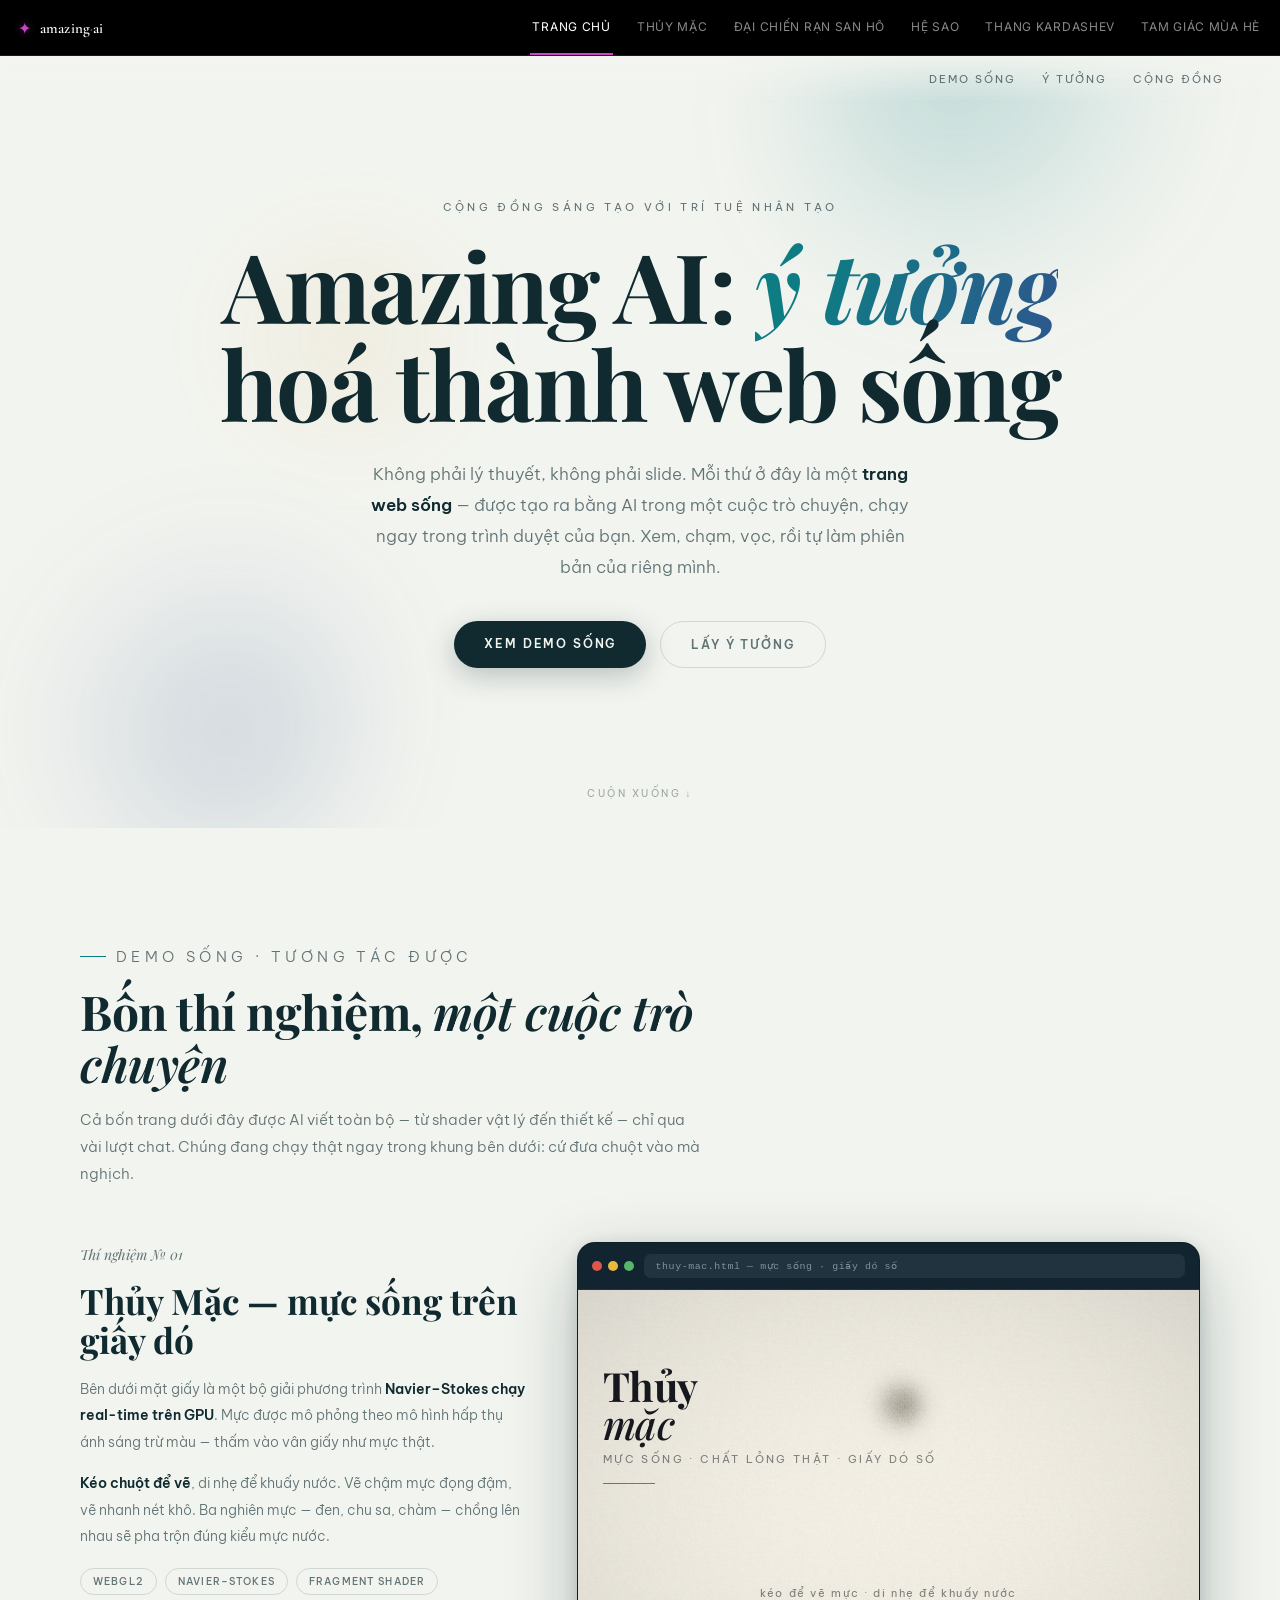
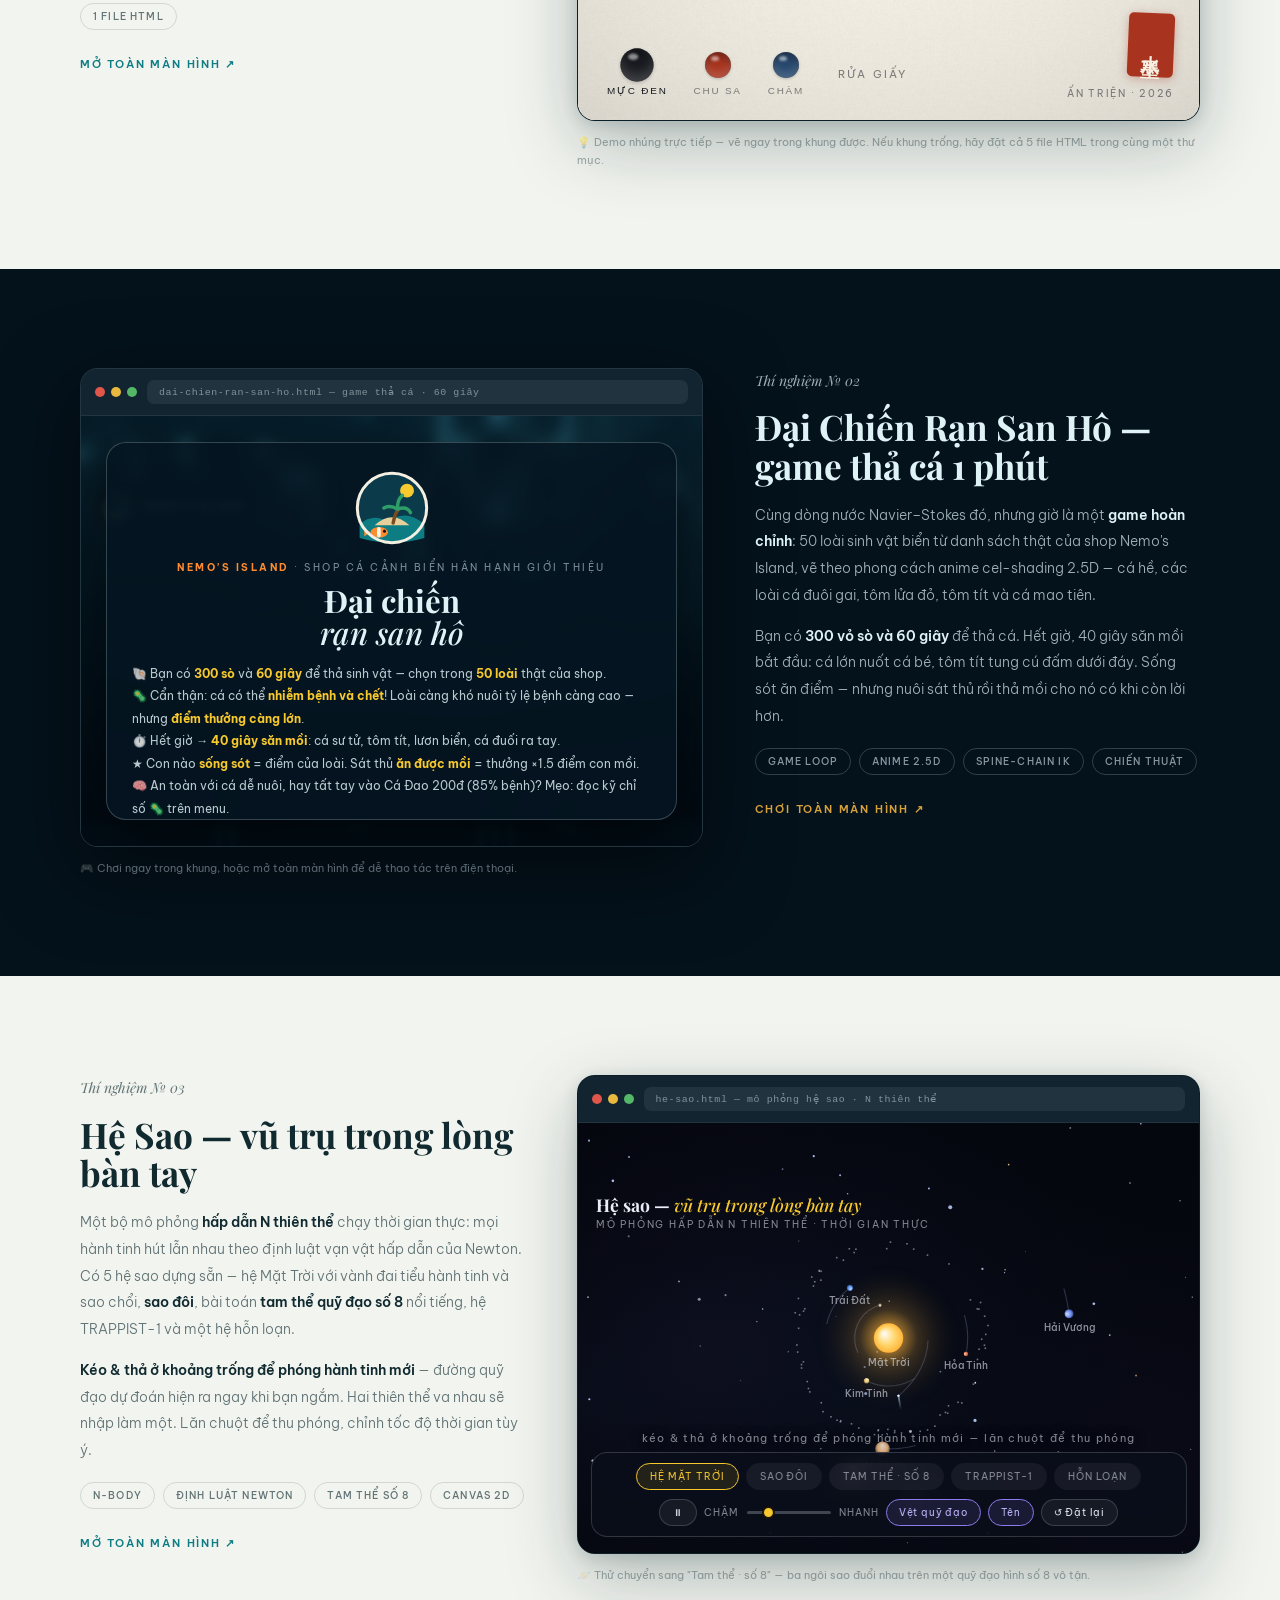
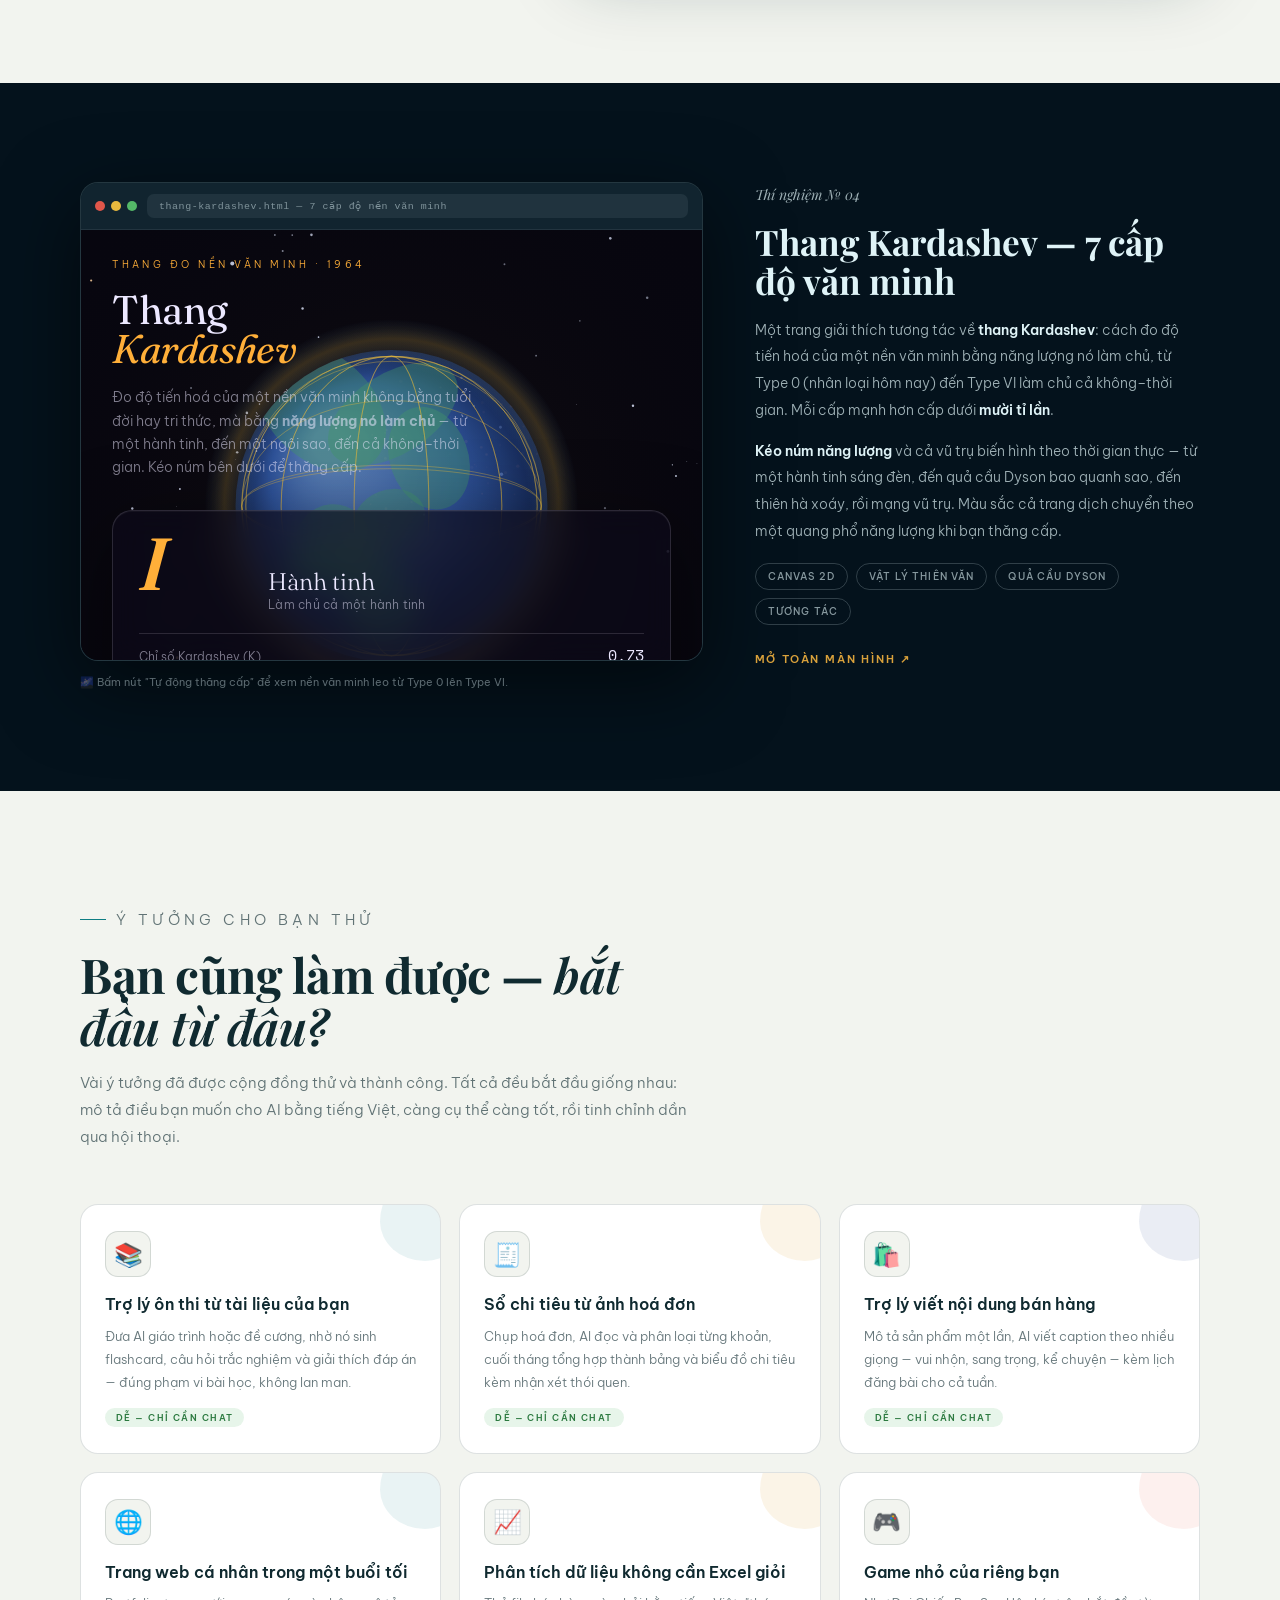
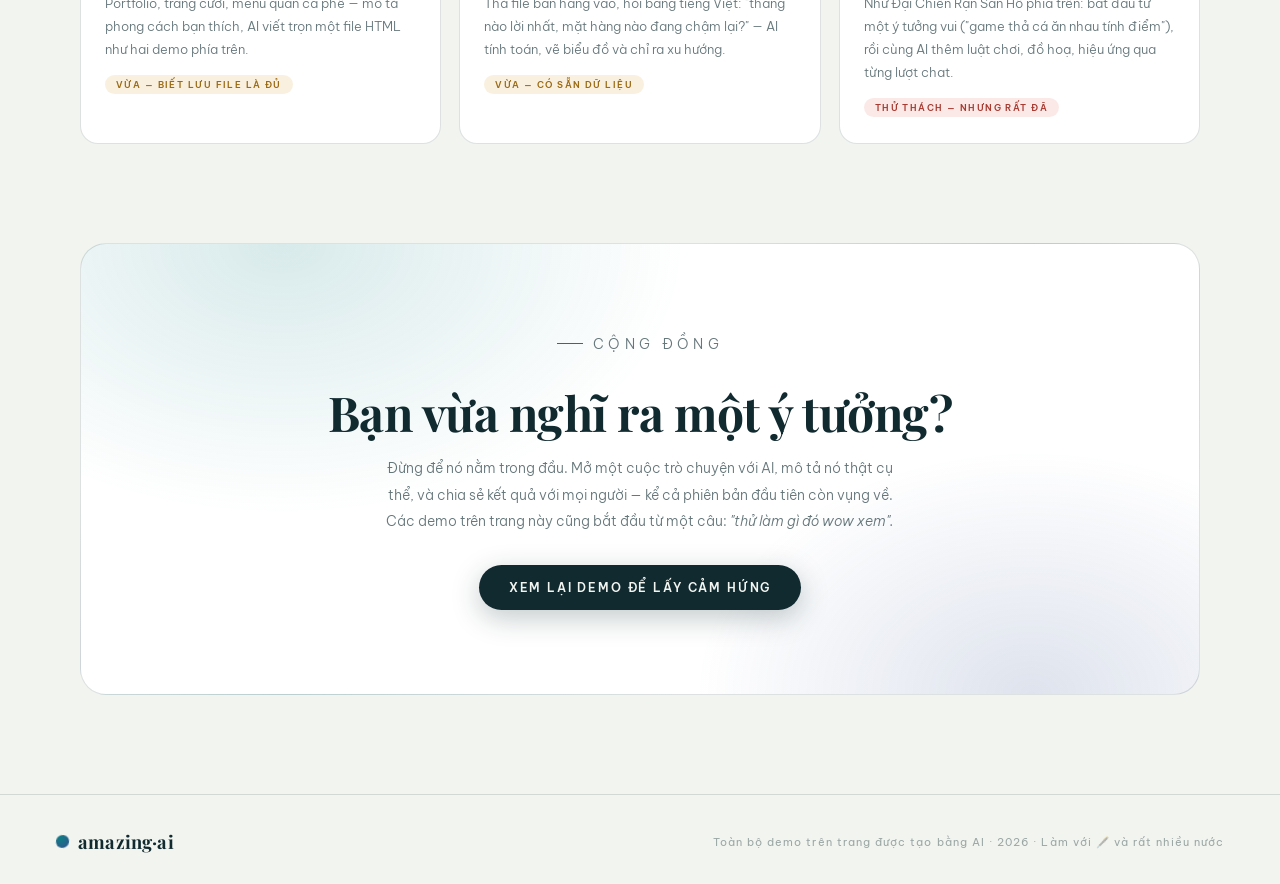
<file: index.html>
<!DOCTYPE html>
<html lang="vi">
<head>
<meta charset="UTF-8">
<meta name="viewport" content="width=device-width, initial-scale=1.0">
<title>Amazing AI — ý tưởng AI hay ho cho cộng đồng</title>
<link rel="preconnect" href="https://fonts.googleapis.com">
<link rel="preconnect" href="https://fonts.gstatic.com" crossorigin>
<link href="https://fonts.googleapis.com/css2?family=Playfair+Display:ital,wght@0,500;0,600;0,700;1,500;1,600&family=Be+Vietnam+Pro:wght@300;400;500;600;700&display=swap" rel="stylesheet">
<link href="https://fonts.googleapis.com/css2?family=Cormorant+Garamond:ital,wght@0,400;0,500;0,600;1,400&family=Inter:wght@300;400;500&display=swap" rel="stylesheet">
<style>
  :root{
    --paper:#f2f4ef;
    --ink:#102a30;
    --ink-soft:rgba(16,42,48,.64);
    --ink-faint:rgba(16,42,48,.38);
    --teal:#0e7d83;
    --indigo:#33508f;
    --gold:#d9a13b;
    --deep:#04121c;
    --foam:#dff3f7;
    --line:rgba(16,42,48,.14);
    --radius:18px;
    --maxw:1120px;
  }
  *{margin:0;padding:0;box-sizing:border-box}
  html{scroll-behavior:smooth}
  body{
    font-family:'Be Vietnam Pro',sans-serif;color:var(--ink);background:var(--paper);
    -webkit-font-smoothing:antialiased;overflow-x:hidden;
  }
  ::selection{background:rgba(14,125,131,.22)}
  img,svg{display:block}
  a{color:inherit}

  /* ================= NAV ================= */
  nav{
    position:fixed;top:56px;left:0;right:0;z-index:50;
    display:flex;align-items:center;justify-content:flex-end;
    padding:16px clamp(20px,5vw,56px);
    background:linear-gradient(to bottom, rgba(242,244,239,.92), rgba(242,244,239,0));
    backdrop-filter:blur(2px);
  }
  .brand{
    font-family:'Playfair Display',serif;font-weight:700;font-size:1.15rem;
    letter-spacing:.01em;text-decoration:none;display:flex;align-items:center;gap:9px;
  }
  .brand .blot{width:13px;height:13px;border-radius:50% 46% 52% 48%;
    background:radial-gradient(circle at 32% 30%, var(--teal), var(--indigo));
    transform:rotate(8deg)}
  .nav-links{display:flex;gap:26px}
  .nav-links a{
    font-size:.7rem;letter-spacing:.18em;text-transform:uppercase;
    text-decoration:none;color:var(--ink-soft);transition:color .25s;
  }
  .nav-links a:hover{color:var(--ink)}
  @media (max-width:640px){ .nav-links{display:none} }

  /* ================= HERO ================= */
  header{
    position:relative;min-height:92vh;display:grid;place-items:center;
    padding:120px clamp(20px,5vw,56px) 80px;overflow:hidden;
  }
  #trail{position:absolute;inset:0;width:100%;height:100%;pointer-events:none}
  .hero-blot{
    position:absolute;border-radius:48% 52% 46% 54%/52% 46% 54% 48%;
    filter:blur(60px);opacity:.5;pointer-events:none;
    animation:drift 18s ease-in-out infinite alternate;
  }
  .hb1{width:46vmin;height:42vmin;top:-8%;right:6%;
    background:radial-gradient(circle at 40% 35%, rgba(14,125,131,.5), rgba(14,125,131,0) 70%)}
  .hb2{width:38vmin;height:40vmin;bottom:-6%;left:2%;animation-delay:-7s;
    background:radial-gradient(circle at 60% 60%, rgba(51,80,143,.42), rgba(51,80,143,0) 70%)}
  .hb3{width:26vmin;height:24vmin;top:30%;left:18%;animation-delay:-12s;opacity:.32;
    background:radial-gradient(circle at 50% 40%, rgba(217,161,59,.5), rgba(217,161,59,0) 70%)}
  @keyframes drift{
    from{transform:translate(0,0) rotate(0deg)}
    to{transform:translate(4vmin,-3vmin) rotate(14deg)}
  }
  .hero-inner{position:relative;text-align:center;max-width:880px}
  .kicker{
    font-size:.66rem;letter-spacing:.32em;text-transform:uppercase;color:var(--ink-soft);
    margin-bottom:22px;animation:rise 1.2s cubic-bezier(.2,.8,.2,1) both .1s;
  }
  h1{
    font-family:'Playfair Display',serif;font-weight:700;
    font-size:clamp(2.7rem,8.5vw,6rem);line-height:1.02;letter-spacing:-.018em;
    animation:rise 1.2s cubic-bezier(.2,.8,.2,1) both .25s;
  }
  h1 .ai{
    font-style:italic;
    background:linear-gradient(105deg, var(--teal) 10%, var(--indigo) 55%, var(--teal) 95%);
    background-size:220% 100%;
    -webkit-background-clip:text;background-clip:text;color:transparent;
    animation:inkflow 7s ease-in-out infinite alternate;
  }
  @keyframes inkflow{from{background-position:0% 0}to{background-position:100% 0}}
  .lede{
    margin:26px auto 0;max-width:560px;font-size:clamp(.92rem,1.8vw,1.05rem);
    font-weight:300;line-height:1.85;color:var(--ink-soft);
    animation:rise 1.2s cubic-bezier(.2,.8,.2,1) both .45s;
  }
  .lede b{font-weight:600;color:var(--ink)}
  .hero-cta{
    margin-top:38px;display:flex;gap:14px;justify-content:center;flex-wrap:wrap;
    animation:rise 1.2s cubic-bezier(.2,.8,.2,1) both .6s;
  }
  .btn{
    display:inline-block;text-decoration:none;border-radius:999px;cursor:pointer;
    font-size:.72rem;letter-spacing:.16em;text-transform:uppercase;font-weight:600;
    padding:15px 30px;transition:transform .25s, box-shadow .25s, background .25s;
  }
  .btn.primary{
    background:var(--ink);color:var(--paper);
    box-shadow:0 8px 28px rgba(16,42,48,.25);
  }
  .btn.primary:hover{transform:translateY(-2px);box-shadow:0 14px 34px rgba(16,42,48,.32)}
  .btn.ghost{border:1px solid var(--line);color:var(--ink-soft)}
  .btn.ghost:hover{border-color:var(--ink);color:var(--ink)}
  .btn:focus-visible{outline:2px solid var(--teal);outline-offset:3px}
  .scroll-cue{
    position:absolute;bottom:28px;left:50%;transform:translateX(-50%);
    font-size:.6rem;letter-spacing:.26em;text-transform:uppercase;color:var(--ink-faint);
    animation:bob 2.6s ease-in-out infinite;
  }
  @keyframes bob{0%,100%{transform:translate(-50%,0)}50%{transform:translate(-50%,7px)}}
  @keyframes rise{from{opacity:0;transform:translateY(18px)}to{opacity:1;transform:none}}

  /* ================= SECTIONS ================= */
  section{padding:clamp(70px,11vh,130px) clamp(20px,5vw,56px)}
  .wrap{max-width:var(--maxw);margin:0 auto}
  .sec-head{max-width:620px;margin-bottom:54px}
  .eyebrow{
    display:inline-flex;align-items:center;gap:10px;
    font-size:.62rem;letter-spacing:.3em;text-transform:uppercase;color:var(--teal);
    margin-bottom:16px;font-weight:600;
  }
  .eyebrow::before{content:'';width:26px;height:1px;background:var(--teal)}
  h2{
    font-family:'Playfair Display',serif;font-weight:700;
    font-size:clamp(1.8rem,4.5vw,3rem);line-height:1.08;letter-spacing:-.01em;
  }
  h2 em{font-style:italic;font-weight:600}
  .sec-head p{margin-top:16px;font-size:.92rem;font-weight:300;line-height:1.85;color:var(--ink-soft)}

  /* ---------- demo showcase ---------- */
  .demo{
    display:grid;grid-template-columns:minmax(280px,5fr) 7fr;gap:clamp(26px,4vw,56px);
    align-items:start;
  }
  .demo.flip{grid-template-columns:7fr minmax(280px,5fr)}
  .demo.flip .demo-info{order:2}
  @media (max-width:880px){
    .demo,.demo.flip{grid-template-columns:1fr}
    .demo.flip .demo-info{order:0}
  }
  .demo-info{position:sticky;top:96px}
  @media (max-width:880px){ .demo-info{position:static} }
  .demo-num{
    font-family:'Playfair Display',serif;font-style:italic;font-size:.95rem;
    color:var(--ink-faint);margin-bottom:10px;
  }
  .demo-info h3{
    font-family:'Playfair Display',serif;font-weight:700;
    font-size:clamp(1.5rem,3.4vw,2.2rem);line-height:1.1;margin-bottom:16px;
  }
  .demo-info p{font-size:.88rem;font-weight:300;line-height:1.9;color:var(--ink-soft);margin-bottom:14px}
  .demo-info p b{font-weight:600;color:var(--ink)}
  .chips{display:flex;flex-wrap:wrap;gap:8px;margin:18px 0 22px}
  .chips span{
    font-size:.6rem;letter-spacing:.12em;text-transform:uppercase;font-weight:500;
    padding:6px 12px;border-radius:99px;border:1px solid var(--line);color:var(--ink-soft);
  }
  .open-link{
    font-size:.7rem;letter-spacing:.16em;text-transform:uppercase;font-weight:600;
    text-decoration:none;color:var(--teal);border-bottom:1px solid transparent;
    transition:border-color .25s;padding-bottom:2px;
  }
  .open-link:hover{border-color:var(--teal)}

  /* browser-window frame */
  .browser{
    border-radius:var(--radius);overflow:hidden;background:#0a1d27;
    box-shadow:0 24px 70px rgba(16,42,48,.28), 0 4px 16px rgba(16,42,48,.14);
    border:1px solid rgba(16,42,48,.2);
  }
  .browser-bar{
    display:flex;align-items:center;gap:10px;
    padding:11px 14px;background:#11242f;border-bottom:1px solid rgba(223,243,247,.08);
  }
  .b-dots{display:flex;gap:6px}
  .b-dots i{width:10px;height:10px;border-radius:50%}
  .b-dots i:nth-child(1){background:#e0564a}
  .b-dots i:nth-child(2){background:#e8b93e}
  .b-dots i:nth-child(3){background:#54b868}
  .b-url{
    flex:1;font-size:.62rem;letter-spacing:.06em;color:rgba(223,243,247,.5);
    background:rgba(223,243,247,.07);border-radius:7px;padding:6px 12px;
    white-space:nowrap;overflow:hidden;text-overflow:ellipsis;font-family:ui-monospace,monospace;
  }
  .browser iframe{
    display:block;width:100%;aspect-ratio:16/10;min-height:430px;border:0;background:var(--deep);
  }
  .frame-note{
    margin-top:12px;font-size:.68rem;color:var(--ink-faint);line-height:1.7;
  }

  /* ---------- dark band for game demo ---------- */
  .dark-band{background:var(--deep);color:var(--foam)}
  .dark-band .eyebrow{color:var(--gold)}
  .dark-band .eyebrow::before{background:var(--gold)}
  .dark-band .demo-num{color:rgba(223,243,247,.4)}
  .dark-band .demo-info p{color:rgba(223,243,247,.7)}
  .dark-band .demo-info p b{color:var(--foam)}
  .dark-band .chips span{border-color:rgba(223,243,247,.2);color:rgba(223,243,247,.6)}
  .dark-band .open-link{color:var(--gold)}
  .dark-band .open-link:hover{border-color:var(--gold)}
  .dark-band .browser{box-shadow:0 24px 80px rgba(0,0,0,.55);border-color:rgba(223,243,247,.12)}
  .dark-band .frame-note{color:rgba(223,243,247,.4)}

  /* ---------- ideas grid ---------- */
  .ideas-grid{
    display:grid;grid-template-columns:repeat(auto-fit,minmax(280px,1fr));gap:18px;
  }
  .idea{
    border:1px solid var(--line);border-radius:var(--radius);padding:26px 24px;
    background:#fff;position:relative;overflow:hidden;
    transition:transform .3s cubic-bezier(.2,.8,.2,1), box-shadow .3s;
  }
  .idea:hover{transform:translateY(-4px);box-shadow:0 16px 42px rgba(16,42,48,.13)}
  .idea::after{
    content:'';position:absolute;top:-30px;right:-30px;width:90px;height:86px;
    border-radius:46% 54% 50% 50%/54% 46% 54% 46%;
    background:var(--blot, rgba(14,125,131,.08));
    transition:transform .4s cubic-bezier(.2,.8,.2,1);
  }
  .idea:hover::after{transform:scale(1.35) rotate(12deg)}
  .idea .glyph{
    font-size:1.45rem;margin-bottom:16px;width:46px;height:46px;border-radius:13px;
    display:grid;place-items:center;background:var(--paper);border:1px solid var(--line);
    position:relative;z-index:1;
  }
  .idea h4{font-size:1rem;font-weight:600;margin-bottom:9px;line-height:1.4;position:relative;z-index:1}
  .idea p{font-size:.8rem;font-weight:300;line-height:1.8;color:var(--ink-soft);position:relative;z-index:1}
  .idea .lv{
    display:inline-block;margin-top:14px;font-size:.56rem;letter-spacing:.16em;
    text-transform:uppercase;font-weight:600;padding:4px 11px;border-radius:99px;
    position:relative;z-index:1;
  }
  .lv.easy{background:rgba(84,184,104,.14);color:#2c7a40}
  .lv.mid{background:rgba(217,161,59,.16);color:#9a6a14}
  .lv.hard{background:rgba(224,86,74,.13);color:#a83a30}

  /* ---------- CTA ---------- */
  .cta-card{
    text-align:center;border-radius:26px;padding:clamp(48px,8vw,84px) clamp(24px,6vw,72px);
    background:
      radial-gradient(60% 100% at 18% 0%, rgba(14,125,131,.16), transparent 60%),
      radial-gradient(50% 90% at 85% 100%, rgba(51,80,143,.16), transparent 60%),
      #fff;
    border:1px solid var(--line);
  }
  .cta-card h2{margin-bottom:16px}
  .cta-card p{max-width:520px;margin:0 auto 30px;font-size:.9rem;font-weight:300;line-height:1.85;color:var(--ink-soft)}

  footer{
    padding:34px clamp(20px,5vw,56px);border-top:1px solid var(--line);
    display:flex;justify-content:space-between;align-items:center;gap:14px;flex-wrap:wrap;
  }
  footer small{font-size:.66rem;letter-spacing:.1em;color:var(--ink-faint)}

  /* reveal on scroll */
  .reveal{opacity:0;transform:translateY(26px);transition:opacity .8s cubic-bezier(.2,.8,.2,1), transform .8s cubic-bezier(.2,.8,.2,1)}
  .reveal.in{opacity:1;transform:none}

  @media (prefers-reduced-motion:reduce){
    *{animation:none !important;transition:none !important}
    .reveal{opacity:1;transform:none}
    html{scroll-behavior:auto}
  }
</style>
</head>
<body>

<!-- ================= ASTERISM SITE NAV ================= -->
<div class="ast-bar" id="astBar">
  <a class="ast-bar-logo" href="index.html" aria-label="Amazing AI">
    <span class="ast-bar-star">✦</span>
    <span class="ast-bar-word">amazing<i>·</i>ai</span>
  </a>
  <div class="ast-bar-links" id="astBarLinks">
    <a href="index.html" data-page="index.html">Trang chủ</a>
    <a href="thuy-mac.html" data-page="thuy-mac.html">Thủy Mặc</a>
    <a href="dai-chien-ran-san-ho.html" data-page="dai-chien-ran-san-ho.html">Đại Chiến Rạn San Hô</a>
    <a href="he-sao.html" data-page="he-sao.html">Hệ Sao</a>
    <a href="thang-kardashev.html" data-page="thang-kardashev.html">Thang Kardashev</a>
    <a href="asterism-summer-triangle.html" data-page="asterism-summer-triangle.html">Tam Giác Mùa Hè</a>
  </div>
  <button class="ast-bar-toggle" id="astBarToggle" aria-expanded="false" aria-controls="astBarLinks" aria-label="Mở menu điều hướng">
    <span></span><span></span><span></span>
  </button>
</div>
<style>
  .ast-bar{
    position:fixed;top:0;left:0;right:0;height:56px;z-index:9999;
    display:flex;align-items:center;justify-content:space-between;
    background:#000;border-bottom:1px solid #1A1A1A;
    padding:0 18px;font-family:'Inter','Be Vietnam Pro',sans-serif;
  }
  .ast-bar-logo{
    display:flex;align-items:center;gap:9px;text-decoration:none;flex:none;
  }
  .ast-bar-star{color:#CC44CC;font-size:16px;text-shadow:0 0 10px rgba(204,68,204,.5)}
  .ast-bar-word{
    font-family:'Cormorant Garamond',Georgia,serif;font-weight:600;color:#fff;
    font-size:15px;letter-spacing:.01em;white-space:nowrap;
  }
  .ast-bar-word i{color:#CC44CC;font-style:normal}
  .ast-bar-links{display:flex;align-items:center;gap:22px;height:100%}
  .ast-bar-links a{
    display:flex;align-items:center;height:100%;padding:0 2px;
    text-decoration:none;color:#888;font-size:12px;letter-spacing:.06em;
    text-transform:uppercase;white-space:nowrap;border-bottom:2px solid transparent;
    transition:color .2s ease,border-color .2s ease;
  }
  .ast-bar-links a:hover{color:#fff}
  .ast-bar-links a.active{color:#fff;border-bottom-color:#CC44CC}
  .ast-bar-toggle{
    display:none;flex:none;appearance:none;background:transparent;border:none;
    cursor:pointer;width:32px;height:32px;flex-direction:column;align-items:center;
    justify-content:center;gap:5px;
  }
  .ast-bar-toggle span{width:18px;height:1.5px;background:#888;transition:background .2s ease}
  .ast-bar-toggle:hover span{background:#fff}
  @media (max-width:760px){
    .ast-bar-toggle{display:flex}
    .ast-bar-links{
      position:fixed;top:56px;left:0;right:0;z-index:9998;
      flex-direction:column;align-items:stretch;height:auto;gap:0;
      background:#000;border-bottom:1px solid #1A1A1A;
      max-height:0;overflow:hidden;transition:max-height .3s ease;
    }
    .ast-bar.open .ast-bar-links{max-height:60vh;overflow-y:auto}
    .ast-bar-links a{height:auto;padding:14px 18px;border-bottom:1px solid #1A1A1A;border-left:2px solid transparent}
    .ast-bar-links a.active{border-bottom-color:#1A1A1A;border-left-color:#CC44CC}
  }
  @media (prefers-reduced-motion:reduce){ .ast-bar-links{transition:none} }
</style>
<script>
(function(){
  var inIframe=false;
  try{ inIframe = window.self !== window.top; }catch(e){ inIframe = true; }
  if(inIframe){ var r=document.getElementById('astBar'); if(r) r.remove(); return; }
  var bar=document.getElementById('astBar');
  var toggle=document.getElementById('astBarToggle');
  var links=document.getElementById('astBarLinks');
  var here=location.pathname.split('/').pop()||'index.html';
  links.querySelectorAll('a').forEach(function(a){
    if(a.getAttribute('data-page')===here) a.classList.add('active');
  });
  toggle.addEventListener('click', function(){
    var open=bar.classList.toggle('open');
    toggle.setAttribute('aria-expanded', String(open));
  });
})();
</script>

<nav>
  <div class="nav-links">
    <a href="#demo-1">Demo sống</a>
    <a href="#y-tuong">Ý tưởng</a>
    <a href="#cong-dong">Cộng đồng</a>
  </div>
</nav>

<!-- ================= HERO ================= -->
<header>
  <canvas id="trail" aria-hidden="true"></canvas>
  <div class="hero-blot hb1"></div>
  <div class="hero-blot hb2"></div>
  <div class="hero-blot hb3"></div>

  <div class="hero-inner">
    <p class="kicker">Cộng đồng sáng tạo với trí tuệ nhân tạo</p>
    <h1>Amazing AI: <span class="ai">ý tưởng</span><br>hoá thành web sống</h1>
    <p class="lede">
      Không phải lý thuyết, không phải slide. Mỗi thứ ở đây là một <b>trang web sống</b> —
      được tạo ra bằng AI trong một cuộc trò chuyện, chạy ngay trong trình duyệt của bạn.
      Xem, chạm, vọc, rồi tự làm phiên bản của riêng mình.
    </p>
    <div class="hero-cta">
      <a class="btn primary" href="#demo-1">Xem demo sống</a>
      <a class="btn ghost" href="#y-tuong">Lấy ý tưởng</a>
    </div>
  </div>
  <p class="scroll-cue">cuộn xuống ↓</p>
</header>

<!-- ================= DEMO 1: THỦY MẶC ================= -->
<section id="demo-1">
  <div class="wrap">
    <div class="sec-head reveal">
      <p class="eyebrow">Demo sống · tương tác được</p>
      <h2>Bốn thí nghiệm, <em>một cuộc trò chuyện</em></h2>
      <p>Cả bốn trang dưới đây được AI viết toàn bộ — từ shader vật lý đến thiết kế — chỉ qua vài lượt chat.
      Chúng đang chạy thật ngay trong khung bên dưới: cứ đưa chuột vào mà nghịch.</p>
    </div>

    <div class="demo reveal">
      <div class="demo-info">
        <p class="demo-num">Thí nghiệm № 01</p>
        <h3>Thủy Mặc — mực sống trên giấy dó</h3>
        <p>Bên dưới mặt giấy là một bộ giải phương trình <b>Navier–Stokes chạy real-time trên GPU</b>.
        Mực được mô phỏng theo mô hình hấp thụ ánh sáng trừ màu — thấm vào vân giấy như mực thật.</p>
        <p><b>Kéo chuột để vẽ</b>, di nhẹ để khuấy nước. Vẽ chậm mực đọng đậm, vẽ nhanh nét khô.
        Ba nghiên mực — đen, chu sa, chàm — chồng lên nhau sẽ pha trộn đúng kiểu mực nước.</p>
        <div class="chips">
          <span>WebGL2</span><span>Navier–Stokes</span><span>Fragment shader</span><span>1 file HTML</span>
        </div>
        <a class="open-link" href="thuy-mac.html" target="_blank" rel="noopener">Mở toàn màn hình ↗</a>
      </div>
      <div>
        <div class="browser">
          <div class="browser-bar">
            <div class="b-dots"><i></i><i></i><i></i></div>
            <div class="b-url">thuy-mac.html — mực sống · giấy dó số</div>
          </div>
          <iframe src="thuy-mac.html" title="Demo Thủy Mặc — vẽ mực nước tương tác" loading="lazy"></iframe>
        </div>
        <p class="frame-note">💡 Demo nhúng trực tiếp — vẽ ngay trong khung được. Nếu khung trống, hãy đặt cả 5 file HTML trong cùng một thư mục.</p>
      </div>
    </div>
  </div>
</section>

<!-- ================= DEMO 2: GAME (dark band) ================= -->
<section class="dark-band" id="demo-2">
  <div class="wrap">
    <div class="demo flip reveal">
      <div class="demo-info">
        <p class="demo-num">Thí nghiệm № 02</p>
        <h3 style="font-family:'Playfair Display',serif">Đại Chiến Rạn San Hô — game thả cá 1 phút</h3>
        <p>Cùng dòng nước Navier–Stokes đó, nhưng giờ là một <b>game hoàn chỉnh</b>:
        50 loài sinh vật biển từ danh sách thật của shop Nemo's Island, vẽ theo phong cách anime cel-shading 2.5D — cá hề, các loài cá đuôi gai,
        tôm lửa đỏ, tôm tít và cá mao tiên.</p>
        <p>Bạn có <b>300 vỏ sò và 60 giây</b> để thả cá. Hết giờ, 40 giây săn mồi bắt đầu:
        cá lớn nuốt cá bé, tôm tít tung cú đấm dưới đáy. Sống sót ăn điểm —
        nhưng nuôi sát thủ rồi thả mồi cho nó có khi còn lời hơn.</p>
        <div class="chips">
          <span>Game loop</span><span>Anime 2.5D</span><span>Spine-chain IK</span><span>Chiến thuật</span>
        </div>
        <a class="open-link" href="dai-chien-ran-san-ho.html" target="_blank" rel="noopener">Chơi toàn màn hình ↗</a>
      </div>
      <div>
        <div class="browser">
          <div class="browser-bar">
            <div class="b-dots"><i></i><i></i><i></i></div>
            <div class="b-url">dai-chien-ran-san-ho.html — game thả cá · 60 giây</div>
          </div>
          <iframe src="dai-chien-ran-san-ho.html" title="Demo game Đại Chiến Rạn San Hô" loading="lazy"></iframe>
        </div>
        <p class="frame-note">🎮 Chơi ngay trong khung, hoặc mở toàn màn hình để dễ thao tác trên điện thoại.</p>
      </div>
    </div>
  </div>
</section>

<!-- ================= DEMO 3: STAR SYSTEMS ================= -->
<section id="demo-3">
  <div class="wrap">
    <div class="demo reveal">
      <div class="demo-info">
        <p class="demo-num">Thí nghiệm № 03</p>
        <h3>Hệ Sao — vũ trụ trong lòng bàn tay</h3>
        <p>Một bộ mô phỏng <b>hấp dẫn N thiên thể</b> chạy thời gian thực: mọi hành tinh hút lẫn nhau
        theo định luật vạn vật hấp dẫn của Newton. Có 5 hệ sao dựng sẵn — hệ Mặt Trời với vành đai tiểu hành tinh
        và sao chổi, <b>sao đôi</b>, bài toán <b>tam thể quỹ đạo số 8</b> nổi tiếng, hệ TRAPPIST-1 và một hệ hỗn loạn.</p>
        <p><b>Kéo &amp; thả ở khoảng trống để phóng hành tinh mới</b> — đường quỹ đạo dự đoán hiện ra ngay khi bạn ngắm.
        Hai thiên thể va nhau sẽ nhập làm một. Lăn chuột để thu phóng, chỉnh tốc độ thời gian tùy ý.</p>
        <div class="chips">
          <span>N-body</span><span>Định luật Newton</span><span>Tam thể số 8</span><span>Canvas 2D</span>
        </div>
        <a class="open-link" href="he-sao.html" target="_blank" rel="noopener">Mở toàn màn hình ↗</a>
      </div>
      <div>
        <div class="browser">
          <div class="browser-bar">
            <div class="b-dots"><i></i><i></i><i></i></div>
            <div class="b-url">he-sao.html — mô phỏng hệ sao · N thiên thể</div>
          </div>
          <iframe src="he-sao.html" title="Demo mô phỏng hệ sao N thiên thể" loading="lazy"></iframe>
        </div>
        <p class="frame-note">🪐 Thử chuyển sang "Tam thể · số 8" — ba ngôi sao đuổi nhau trên một quỹ đạo hình số 8 vô tận.</p>
      </div>
    </div>
  </div>
</section>

<!-- ================= DEMO 4: KARDASHEV ================= -->
<section class="dark-band" id="demo-4">
  <div class="wrap">
    <div class="demo flip reveal">
      <div class="demo-info">
        <p class="demo-num">Thí nghiệm № 04</p>
        <h3 style="font-family:'Playfair Display',serif">Thang Kardashev — 7 cấp độ văn minh</h3>
        <p>Một trang giải thích tương tác về <b>thang Kardashev</b>: cách đo độ tiến hoá của một nền văn minh
        bằng năng lượng nó làm chủ, từ Type 0 (nhân loại hôm nay) đến Type VI làm chủ cả không–thời gian.
        Mỗi cấp mạnh hơn cấp dưới <b>mười tỉ lần</b>.</p>
        <p><b>Kéo núm năng lượng</b> và cả vũ trụ biến hình theo thời gian thực — từ một hành tinh sáng đèn,
        đến quả cầu Dyson bao quanh sao, đến thiên hà xoáy, rồi mạng vũ trụ. Màu sắc cả trang dịch chuyển
        theo một quang phổ năng lượng khi bạn thăng cấp.</p>
        <div class="chips">
          <span>Canvas 2D</span><span>Vật lý thiên văn</span><span>Quả cầu Dyson</span><span>Tương tác</span>
        </div>
        <a class="open-link" href="thang-kardashev.html" target="_blank" rel="noopener">Mở toàn màn hình ↗</a>
      </div>
      <div>
        <div class="browser">
          <div class="browser-bar">
            <div class="b-dots"><i></i><i></i><i></i></div>
            <div class="b-url">thang-kardashev.html — 7 cấp độ nền văn minh</div>
          </div>
          <iframe src="thang-kardashev.html" title="Demo thang Kardashev tương tác" loading="lazy"></iframe>
        </div>
        <p class="frame-note">🌌 Bấm nút "Tự động thăng cấp" để xem nền văn minh leo từ Type 0 lên Type VI.</p>
      </div>
    </div>
  </div>
</section>

<!-- ================= IDEAS ================= -->
<section id="y-tuong">
  <div class="wrap">
    <div class="sec-head reveal">
      <p class="eyebrow">Ý tưởng cho bạn thử</p>
      <h2>Bạn cũng làm được — <em>bắt đầu từ đâu?</em></h2>
      <p>Vài ý tưởng đã được cộng đồng thử và thành công. Tất cả đều bắt đầu giống nhau:
      mô tả điều bạn muốn cho AI bằng tiếng Việt, càng cụ thể càng tốt, rồi tinh chỉnh dần qua hội thoại.</p>
    </div>

    <div class="ideas-grid">
      <article class="idea reveal" style="--blot:rgba(14,125,131,.09)">
        <div class="glyph">📚</div>
        <h4>Trợ lý ôn thi từ tài liệu của bạn</h4>
        <p>Đưa AI giáo trình hoặc đề cương, nhờ nó sinh flashcard, câu hỏi trắc nghiệm và giải thích đáp án — đúng phạm vi bài học, không lan man.</p>
        <span class="lv easy">Dễ — chỉ cần chat</span>
      </article>

      <article class="idea reveal" style="--blot:rgba(217,161,59,.12)">
        <div class="glyph">🧾</div>
        <h4>Sổ chi tiêu từ ảnh hoá đơn</h4>
        <p>Chụp hoá đơn, AI đọc và phân loại từng khoản, cuối tháng tổng hợp thành bảng và biểu đồ chi tiêu kèm nhận xét thói quen.</p>
        <span class="lv easy">Dễ — chỉ cần chat</span>
      </article>

      <article class="idea reveal" style="--blot:rgba(51,80,143,.1)">
        <div class="glyph">🛍️</div>
        <h4>Trợ lý viết nội dung bán hàng</h4>
        <p>Mô tả sản phẩm một lần, AI viết caption theo nhiều giọng — vui nhộn, sang trọng, kể chuyện — kèm lịch đăng bài cho cả tuần.</p>
        <span class="lv easy">Dễ — chỉ cần chat</span>
      </article>

      <article class="idea reveal" style="--blot:rgba(14,125,131,.09)">
        <div class="glyph">🌐</div>
        <h4>Trang web cá nhân trong một buổi tối</h4>
        <p>Portfolio, trang cưới, menu quán cà phê — mô tả phong cách bạn thích, AI viết trọn một file HTML như hai demo phía trên.</p>
        <span class="lv mid">Vừa — biết lưu file là đủ</span>
      </article>

      <article class="idea reveal" style="--blot:rgba(217,161,59,.12)">
        <div class="glyph">📈</div>
        <h4>Phân tích dữ liệu không cần Excel giỏi</h4>
        <p>Thả file bán hàng vào, hỏi bằng tiếng Việt: "tháng nào lời nhất, mặt hàng nào đang chậm lại?" — AI tính toán, vẽ biểu đồ và chỉ ra xu hướng.</p>
        <span class="lv mid">Vừa — có sẵn dữ liệu</span>
      </article>

      <article class="idea reveal" style="--blot:rgba(224,86,74,.09)">
        <div class="glyph">🎮</div>
        <h4>Game nhỏ của riêng bạn</h4>
        <p>Như Đại Chiến Rạn San Hô phía trên: bắt đầu từ một ý tưởng vui ("game thả cá ăn nhau tính điểm"), rồi cùng AI thêm luật chơi, đồ hoạ, hiệu ứng qua từng lượt chat.</p>
        <span class="lv hard">Thử thách — nhưng rất đã</span>
      </article>
    </div>
  </div>
</section>

<!-- ================= CTA ================= -->
<section id="cong-dong" style="padding-top:0">
  <div class="wrap">
    <div class="cta-card reveal">
      <p class="eyebrow" style="justify-content:center">Cộng đồng</p>
      <h2>Bạn vừa nghĩ ra một ý tưởng?</h2>
      <p>Đừng để nó nằm trong đầu. Mở một cuộc trò chuyện với AI, mô tả nó thật cụ thể,
      và chia sẻ kết quả với mọi người — kể cả phiên bản đầu tiên còn vụng về.
      Các demo trên trang này cũng bắt đầu từ một câu: <em>"thử làm gì đó wow xem".</em></p>
      <a class="btn primary" href="#demo-1">Xem lại demo để lấy cảm hứng</a>
    </div>
  </div>
</section>

<footer>
  <a class="brand" href="#"><span class="blot"></span>amazing·ai</a>
  <small>Toàn bộ demo trên trang được tạo bằng AI · 2026 · Làm với 🖋️ và rất nhiều nước</small>
</footer>

<script>
'use strict';
const reduceMotion = matchMedia('(prefers-reduced-motion: reduce)').matches;

/* ---------- reveal on scroll ---------- */
const io = new IntersectionObserver(entries => {
  for (const e of entries){
    if (e.isIntersecting){ e.target.classList.add('in'); io.unobserve(e.target); }
  }
}, {threshold: 0.12});
document.querySelectorAll('.reveal').forEach(el => io.observe(el));

/* ---------- hero ink trail (a nod to Thủy Mặc) ---------- */
const canvas = document.getElementById('trail');
const ctx = canvas.getContext('2d');
let drops = [];
function fit(){
  const r = canvas.parentElement.getBoundingClientRect();
  const dpr = Math.min(devicePixelRatio || 1, 2);
  canvas.width = r.width * dpr;
  canvas.height = r.height * dpr;
  ctx.setTransform(dpr, 0, 0, dpr, 0, 0);
}
fit();
addEventListener('resize', fit);

if (!reduceMotion){
  let last = null;
  canvas.parentElement.addEventListener('pointermove', e => {
    const r = canvas.getBoundingClientRect();
    const x = e.clientX - r.left, y = e.clientY - r.top;
    if (last){
      const d = Math.hypot(x - last.x, y - last.y);
      const steps = Math.min(6, Math.ceil(d / 14));
      for (let i = 0; i < steps; i++){
        const t = i / steps;
        drops.push({
          x: last.x + (x - last.x) * t,
          y: last.y + (y - last.y) * t,
          r: 2 + Math.random() * 5 + Math.min(d * 0.12, 6),
          hue: Math.random() < 0.5 ? '14,125,131' : '51,80,143',
          life: 1,
        });
      }
    }
    last = {x, y};
  });
  canvas.parentElement.addEventListener('pointerleave', () => last = null);

  (function loop(){
    ctx.clearRect(0, 0, canvas.width, canvas.height);
    for (const d of drops){
      d.life -= 0.018;
      d.r += 0.22;
      if (d.life <= 0) continue;
      const a = d.life * d.life * 0.16;
      const g = ctx.createRadialGradient(d.x, d.y, 0, d.x, d.y, d.r);
      g.addColorStop(0, `rgba(${d.hue},${a})`);
      g.addColorStop(1, `rgba(${d.hue},0)`);
      ctx.fillStyle = g;
      ctx.beginPath();
      ctx.arc(d.x, d.y, d.r, 0, Math.PI * 2);
      ctx.fill();
    }
    drops = drops.filter(d => d.life > 0);
    if (drops.length > 200) drops.splice(0, drops.length - 200);
    requestAnimationFrame(loop);
  })();
}
</script>
</body>
</html>
</file>
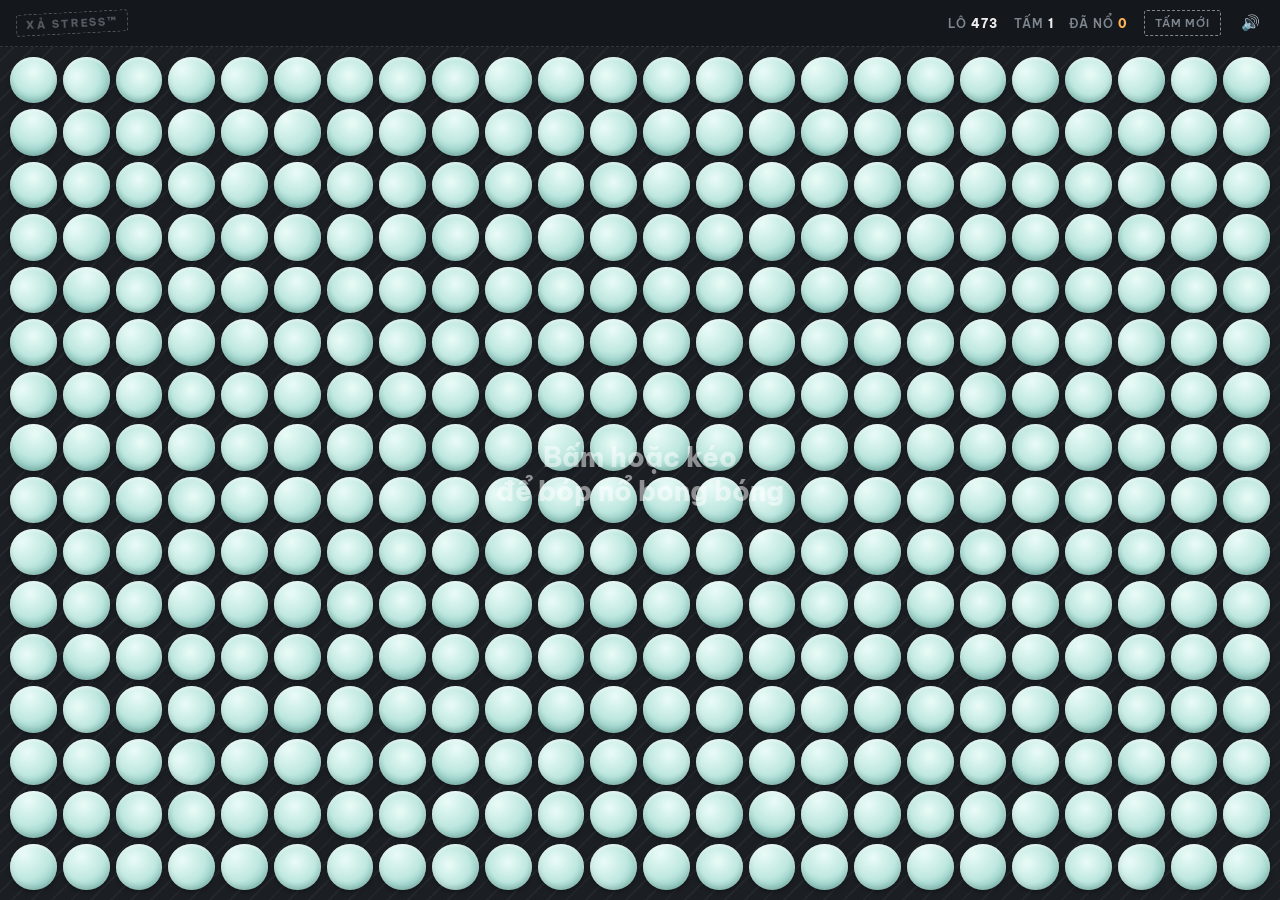
<file: bong-bong-xa-stress.html>
<!DOCTYPE html>
<html lang="vi">
<head>
<meta charset="UTF-8">
<meta name="viewport" content="width=device-width, initial-scale=1.0, maximum-scale=1.0, user-scalable=no">
<title>Bong Bóng Khí — Xả Stress</title>
<link rel="preconnect" href="https://fonts.googleapis.com">
<link rel="preconnect" href="https://fonts.gstatic.com" crossorigin>
<link href="https://fonts.googleapis.com/css2?family=Be+Vietnam+Pro:wght@400;600;800&display=swap" rel="stylesheet">
<style>
  :root{
    --bg:#1B1F24;
    --label-bg:#14171B;
    --bubble-hi:#EAFBF7;
    --bubble:#BFE8E0;
    --bubble-deep:#6FB6AC;
    --hollow:#262C33;
    --hollow-deep:#0F1216;
    --accent:#FFB454;
    --ink:#ECEDEE;
    --ink-dim:#7E8790;
  }
  *{ box-sizing:border-box; }
  html,body{
    margin:0; height:100%; overflow:hidden;
    background:var(--bg); color:var(--ink);
    font-family:'Be Vietnam Pro', system-ui, -apple-system, sans-serif;
    -webkit-tap-highlight-color: transparent;
  }
  .stage{
    position:relative; height:100vh; width:100vw;
    display:flex; flex-direction:column;
    user-select:none;
  }
  .stage::before{
    content:''; position:absolute; inset:0; pointer-events:none; opacity:.035;
    background:repeating-linear-gradient(135deg, #fff 0 2px, transparent 2px 14px);
  }

  .label-strip{
    position:relative; z-index:2;
    display:flex; align-items:center; justify-content:space-between;
    padding:10px 16px;
    background:var(--label-bg);
    border-bottom:1px dashed rgba(255,255,255,.14);
    font-weight:600; font-size:.72rem; letter-spacing:.08em; text-transform:uppercase;
    color:var(--ink-dim);
    flex-wrap:wrap; gap:8px;
  }
  .stamp{
    border:1px dashed var(--ink-dim); border-radius:3px;
    padding:3px 9px; transform:rotate(-3deg);
    opacity:.6; font-weight:800; letter-spacing:.16em; font-size:.68rem;
    white-space:nowrap;
  }
  .meta{ display:flex; align-items:center; gap:16px; }
  .meta-item strong{ color:var(--ink); font-weight:800; }
  .meta-item.accent strong{ color:var(--accent); display:inline-block; }
  .meta-item.accent strong.bump{ animation:bump .25s ease; }
  @keyframes bump{ 0%{transform:scale(1)} 40%{transform:scale(1.4); color:#FFD08A;} 100%{transform:scale(1)} }

  .new-sheet-btn{
    background:none; border:1px dashed var(--ink-dim); color:var(--ink-dim);
    font-family:inherit; font-weight:600; letter-spacing:.08em; text-transform:uppercase;
    font-size:.68rem; padding:5px 10px; border-radius:3px; cursor:pointer;
  }
  .new-sheet-btn:hover{ color:var(--ink); border-color:var(--ink); }
  .new-sheet-btn:focus-visible, .mute-btn:focus-visible{ outline:2px solid var(--accent); outline-offset:2px; }

  .mute-btn{
    background:none; border:none; color:var(--ink-dim); cursor:pointer;
    font-size:.95rem; padding:2px 4px; line-height:1;
  }
  .mute-btn:hover{ color:var(--ink); }

  .sheet-wrap{
    position:relative; flex:1; overflow:hidden;
  }
  .sheet{
    position:absolute; inset:0;
    display:grid;
    grid-template-columns: repeat(var(--cols), 1fr);
    grid-template-rows: repeat(var(--rows), 1fr);
    gap:6px; padding:10px;
    touch-action:none;
    transition:opacity .26s ease, transform .26s ease;
  }
  .sheet.fading{ opacity:0; transform:scale(.96); }

  .bubble{
    position:relative; border-radius:50%; cursor:pointer;
    background:radial-gradient(circle at var(--hx,35%) var(--hy,30%), var(--bubble-hi), var(--bubble) 52%, var(--bubble-deep) 100%);
    box-shadow:0 2px 4px rgba(0,0,0,.35), inset 0 -3px 5px rgba(0,0,0,.12), inset 0 2px 3px rgba(255,255,255,.55);
  }
  .bubble.popped{
    cursor:default; transform:scale(.84);
    background:radial-gradient(circle at 50% 45%, var(--hollow), var(--hollow-deep) 100%);
    box-shadow:inset 0 3px 6px rgba(0,0,0,.65), inset 0 -1px 2px rgba(255,255,255,.04);
  }
  .bubble.pop-flash::after{
    content:''; position:absolute; inset:-35%; border-radius:50%; pointer-events:none;
    background:radial-gradient(circle, var(--accent), transparent 60%);
    opacity:.9; animation:flash .35s ease-out forwards;
  }
  @keyframes flash{ to{ opacity:0; transform:scale(1.7); } }
  .bubble.jiggle{ animation:jiggle .2s ease; }
  @keyframes jiggle{ 0%,100%{transform:scale(1)} 50%{transform:scale(.93)} }

  @media (prefers-reduced-motion: reduce){
    .sheet{ transition:none; }
    .bubble.pop-flash::after{ animation:none; display:none; }
    .bubble.jiggle{ animation:none; }
    .meta-item.accent strong.bump{ animation:none; }
  }

  .hint{
    position:absolute; inset:0; display:flex; align-items:center; justify-content:center;
    text-align:center; padding:0 24px; pointer-events:none; z-index:1;
    font-weight:800; font-size:clamp(1rem, 3.2vw, 1.7rem); color:rgba(255,255,255,.5);
    transition:opacity .5s ease;
  }
</style>
</head>
<body>
  <div class="stage">
    <div class="label-strip">
      <span class="stamp">XẢ STRESS™</span>
      <div class="meta">
        <span class="meta-item">LÔ <strong id="lotNum">—</strong></span>
        <span class="meta-item">TẤM <strong id="sheetNum">1</strong></span>
        <span class="meta-item accent">ĐÃ NỔ <strong id="popCount">0</strong></span>
        <button class="new-sheet-btn" id="newSheetBtn" type="button">Tấm mới</button>
        <button class="mute-btn" id="muteBtn" type="button" aria-label="Tắt/mở âm thanh">🔊</button>
      </div>
    </div>
    <div class="sheet-wrap">
      <div class="hint" id="hint">Bấm hoặc kéo<br>để bóp nổ bong bóng</div>
      <div class="sheet" id="sheet"></div>
    </div>
  </div>

<script>
(function(){
  const sheetEl = document.getElementById('sheet');
  const popCountEl = document.getElementById('popCount');
  const sheetNumEl = document.getElementById('sheetNum');
  const lotNumEl = document.getElementById('lotNum');
  const hintEl = document.getElementById('hint');
  const newSheetBtn = document.getElementById('newSheetBtn');
  const muteBtn = document.getElementById('muteBtn');

  lotNumEl.textContent = String(Math.floor(100 + Math.random()*900));

  let cols = 0, rows = 0, total = 0, poppedInSheet = 0;
  let totalPopped = 0, sheetNum = 1;
  let dragging = false, hintGone = false, soundOn = true;
  let resizeTimer = null;
  let audioCtx = null;

  function ensureAudio(){
    if (!audioCtx) audioCtx = new (window.AudioContext || window.webkitAudioContext)();
    if (audioCtx.state === 'suspended') audioCtx.resume();
  }

  function playPop(){
    if (!soundOn) return;
    ensureAudio();
    const t = audioCtx.currentTime;
    const baseFreq = 900 + Math.random()*500;

    const osc = audioCtx.createOscillator();
    osc.type = 'sine';
    osc.frequency.setValueAtTime(baseFreq, t);
    osc.frequency.exponentialRampToValueAtTime(baseFreq*0.35, t+0.07);
    const gain = audioCtx.createGain();
    gain.gain.setValueAtTime(0.0001, t);
    gain.gain.exponentialRampToValueAtTime(0.35, t+0.008);
    gain.gain.exponentialRampToValueAtTime(0.0001, t+0.09);
    osc.connect(gain); gain.connect(audioCtx.destination);
    osc.start(t); osc.stop(t+0.1);

    const bufSize = Math.floor(audioCtx.sampleRate*0.05);
    const buffer = audioCtx.createBuffer(1, bufSize, audioCtx.sampleRate);
    const data = buffer.getChannelData(0);
    for (let i=0;i<bufSize;i++) data[i] = (Math.random()*2-1) * (1 - i/bufSize);
    const noise = audioCtx.createBufferSource();
    noise.buffer = buffer;
    const filter = audioCtx.createBiquadFilter();
    filter.type = 'highpass'; filter.frequency.value = 2500;
    const noiseGain = audioCtx.createGain();
    noiseGain.gain.setValueAtTime(0.12, t);
    noiseGain.gain.exponentialRampToValueAtTime(0.0001, t+0.05);
    noise.connect(filter); filter.connect(noiseGain); noiseGain.connect(audioCtx.destination);
    noise.start(t);
  }

  function buildSheet(){
    const rect = sheetEl.parentElement.getBoundingClientRect();
    const cell = 46, gap = 6;
    cols = Math.max(6, Math.floor((rect.width + gap) / (cell + gap)));
    rows = Math.max(6, Math.floor((rect.height + gap) / (cell + gap)));
    total = cols * rows;
    poppedInSheet = 0;
    sheetEl.style.setProperty('--cols', cols);
    sheetEl.style.setProperty('--rows', rows);
    sheetEl.innerHTML = '';
    const frag = document.createDocumentFragment();
    for (let i=0;i<total;i++){
      const b = document.createElement('div');
      b.className = 'bubble';
      b.style.setProperty('--hx', (25 + Math.random()*30) + '%');
      b.style.setProperty('--hy', (20 + Math.random()*25) + '%');
      b.dataset.index = i;
      frag.appendChild(b);
    }
    sheetEl.appendChild(frag);
  }

  function jiggleNeighbors(index){
    const row = Math.floor(index / cols);
    const candidates = [];
    if (Math.floor((index-1)/cols) === row) candidates.push(index-1);
    if (Math.floor((index+1)/cols) === row) candidates.push(index+1);
    candidates.push(index-cols, index+cols);
    candidates.forEach(n=>{
      if (n<0 || n>=total) return;
      const el = sheetEl.children[n];
      if (el && !el.classList.contains('popped')){
        el.classList.add('jiggle');
        setTimeout(()=>el.classList.remove('jiggle'), 200);
      }
    });
  }

  function dismissHint(){
    if (hintGone) return;
    hintGone = true;
    hintEl.style.opacity = '0';
    setTimeout(()=>hintEl.remove(), 500);
  }

  function pop(el){
    if (!el || el.classList.contains('popped')) return;
    dismissHint();
    el.classList.add('popped','pop-flash');
    setTimeout(()=>el.classList.remove('pop-flash'), 350);
    jiggleNeighbors(Number(el.dataset.index));
    poppedInSheet++;
    totalPopped++;
    popCountEl.textContent = totalPopped;
    popCountEl.classList.remove('bump'); void popCountEl.offsetWidth; popCountEl.classList.add('bump');
    playPop();
    if (poppedInSheet >= total) setTimeout(refillSheet, 380);
  }

  function refillSheet(){
    sheetEl.classList.add('fading');
    setTimeout(()=>{
      sheetNum++; sheetNumEl.textContent = sheetNum;
      buildSheet();
      sheetEl.classList.remove('fading');
    }, 260);
  }

  function popAtPoint(x, y){
    const el = document.elementFromPoint(x, y);
    if (el && el.classList.contains('bubble')) pop(el);
  }

  sheetEl.addEventListener('pointerdown', e=>{
    dragging = true;
    popAtPoint(e.clientX, e.clientY);
  });
  sheetEl.addEventListener('pointermove', e=>{
    if (!dragging) return;
    popAtPoint(e.clientX, e.clientY);
  });
  window.addEventListener('pointerup', ()=> dragging = false);
  window.addEventListener('pointercancel', ()=> dragging = false);

  newSheetBtn.addEventListener('click', ()=>{ if (poppedInSheet < total) refillSheet(); });
  muteBtn.addEventListener('click', ()=>{
    soundOn = !soundOn;
    muteBtn.textContent = soundOn ? '🔊' : '🔈';
  });

  window.addEventListener('resize', ()=>{
    clearTimeout(resizeTimer);
    resizeTimer = setTimeout(buildSheet, 200);
  });

  buildSheet();
})();
</script>
</body>
</html>
</file>
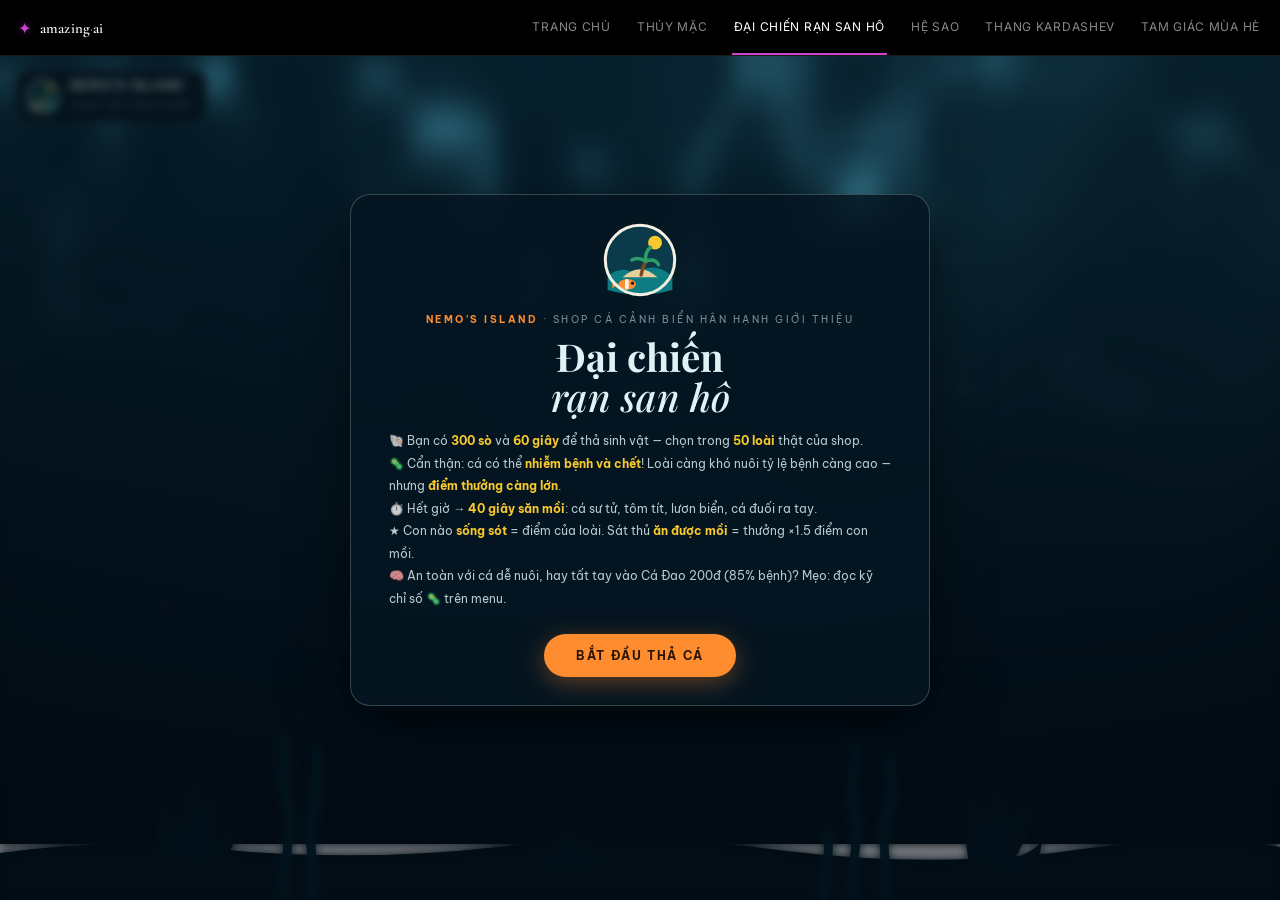
<file: dai-chien-ran-san-ho.html>
<!DOCTYPE html>
<html lang="vi">
<head>
<meta charset="UTF-8">
<meta name="viewport" content="width=device-width, initial-scale=1.0, maximum-scale=1.0, user-scalable=no">
<title>Đại Chiến Rạn San Hô — Nemo's Island · Shop cá cảnh biển</title>
<meta name="description" content="Game thả cá 60 giây của Nemo's Island: 300 vỏ sò, 50 loài sinh vật biển, cá bệnh hao hụt, cá lớn nuốt cá bé. Bạn đạt danh hiệu gì?">
<meta property="og:type" content="website">
<meta property="og:title" content="Đại Chiến Rạn San Hô — Game thả cá của Nemo's Island 🐠">
<meta property="og:description" content="300 vỏ sò · 50 loài sinh vật biển · 60 giây thả cá, 40 giây săn mồi. Cá khó nuôi điểm càng cao nhưng dễ bệnh — bạn chọn chiến thuật nào?">
<meta property="og:image" content="https://amazing-ai.asterism.vn/img/thumbnail-nemos-island.png">
<meta property="og:image:width" content="1200">
<meta property="og:image:height" content="630">
<meta name="twitter:card" content="summary_large_image">
<meta name="twitter:title" content="Đại Chiến Rạn San Hô — Game thả cá của Nemo's Island 🐠">
<meta name="twitter:image" content="https://amazing-ai.asterism.vn/img/thumbnail-nemos-island.png">
<link rel="preconnect" href="https://fonts.googleapis.com">
<link rel="preconnect" href="https://fonts.gstatic.com" crossorigin>
<link href="https://fonts.googleapis.com/css2?family=Playfair+Display:ital,wght@0,500;0,700;1,500&family=Be+Vietnam+Pro:wght@300;400;500;600;700&display=swap" rel="stylesheet">
<link href="https://fonts.googleapis.com/css2?family=Cormorant+Garamond:ital,wght@0,400;0,500;0,600;1,400&family=Inter:wght@300;400;500&display=swap" rel="stylesheet">
<style>
  :root{
    --foam:#dff3f7;
    --faint:rgba(223,243,247,.55);
    --deep:#04121c;
    --gold:#f7c92e;
    --brand:#ff8c2e;
    --brand-teal:#0e7d83;
    --sand:#e7cf9a;
    --panel:rgba(5,22,33,.88);
    --line:rgba(223,243,247,.22);
  }
  *{margin:0;padding:0;box-sizing:border-box}
  html,body{height:100%;overflow:hidden;background:var(--deep)}
  body{font-family:'Be Vietnam Pro',sans-serif;color:var(--foam)}
  canvas{position:fixed;inset:0;width:100%;height:100%;display:block}
  #fluid{z-index:0}
  #scene{z-index:3;touch-action:none;cursor:crosshair}

  .reef{position:fixed;left:0;right:0;bottom:0;height:24vh;z-index:2;pointer-events:none}
  .reef svg{position:absolute;bottom:-2px;left:0;width:100%;height:100%;display:block}
  .blade{transform-origin:50% 100%;animation:sway 6s ease-in-out infinite alternate}
  .blade.b2{animation-duration:7.5s;animation-delay:-2s}
  .blade.b3{animation-duration:5.2s;animation-delay:-1s}
  .blade.b4{animation-duration:8.4s;animation-delay:-3.4s}
  @keyframes sway{from{transform:rotate(-3.5deg)}to{transform:rotate(3.5deg)}}

  .ui{position:fixed;inset:0;pointer-events:none;z-index:4}

  .brandbar{
    position:absolute;top:70px;left:16px;display:flex;align-items:center;gap:10px;
    background:var(--panel);border:1px solid var(--line);border-radius:14px;
    padding:8px 14px 8px 9px;backdrop-filter:blur(8px);
  }
  .brandbar .logo{width:34px;height:34px;flex:0 0 auto}
  .brandbar b{font-size:.78rem;letter-spacing:.1em;display:block;line-height:1.1}
  .brandbar small{font-size:.54rem;letter-spacing:.2em;text-transform:uppercase;color:var(--faint)}
  @media (max-width:760px){ .brandbar b{font-size:.66rem} .brandbar small{display:none} .brandbar{padding:6px 10px 6px 7px} .brandbar .logo{width:28px;height:28px} }

  .hud{
    position:absolute;top:70px;left:50%;transform:translateX(-50%);
    display:flex;align-items:center;gap:14px;
    background:var(--panel);border:1px solid var(--line);border-radius:14px;
    padding:10px 18px;backdrop-filter:blur(8px);
    opacity:0;transition:opacity .5s;white-space:nowrap;
  }
  .hud.show{opacity:1}
  .hud .phase{font-size:.6rem;letter-spacing:.2em;text-transform:uppercase;color:var(--faint)}
  .hud .time{font-family:'Playfair Display',serif;font-weight:700;font-size:1.45rem;min-width:2.2ch;text-align:center}
  .hud .sep{width:1px;height:24px;background:var(--line)}
  .hud .stat{font-size:.76rem}
  .hud .stat b{font-size:.92rem}
  .hud .stat .ic{color:var(--gold)}
  @media (max-width:760px){
    .hud{top:auto;bottom:calc(env(safe-area-inset-bottom, 0px) + 8px);left:8px;transform:none;padding:8px 12px;gap:10px}
  }

  .dock{
    position:absolute;left:50%;bottom:14px;transform:translateX(-50%);
    width:min(96vw,860px);
    background:var(--panel);border:1px solid var(--line);border-radius:18px;
    backdrop-filter:blur(10px);pointer-events:auto;overflow:hidden;
    opacity:0;transition:opacity .5s, transform .5s;
  }
  .dock.show{opacity:1}
  .dock.hide{opacity:0;transform:translateX(-50%) translateY(24px);pointer-events:none}
  .dock-bar{display:flex;align-items:center;gap:10px;padding:9px 12px;border-bottom:1px solid var(--line)}
  .dock.collapsed .dock-bar{border-bottom-color:transparent}
  .dock-brand{display:flex;align-items:center;gap:8px;flex:0 0 auto}
  .dock-brand .logo{width:24px;height:24px}
  .dock-brand b{font-size:.6rem;letter-spacing:.16em}
  .filters{display:flex;gap:6px;flex:1;overflow-x:auto;scrollbar-width:none}
  .filters::-webkit-scrollbar{display:none}
  .ftab{
    appearance:none;border:1px solid transparent;background:rgba(223,243,247,.06);
    color:var(--faint);border-radius:99px;padding:5px 12px;cursor:pointer;flex:0 0 auto;
    font-family:'Be Vietnam Pro',sans-serif;font-size:.58rem;letter-spacing:.12em;text-transform:uppercase;
    transition:all .25s;
  }
  .ftab:hover{color:var(--foam)}
  .ftab.on{border-color:var(--gold);color:var(--gold);background:rgba(247,201,46,.1)}
  .dock-toggle{
    appearance:none;border:1px solid var(--line);background:rgba(223,243,247,.06);
    color:var(--foam);border-radius:99px;padding:5px 13px;cursor:pointer;flex:0 0 auto;
    font-family:'Be Vietnam Pro',sans-serif;font-size:.58rem;letter-spacing:.12em;text-transform:uppercase;
    transition:background .25s;
  }
  .dock-toggle:hover{background:rgba(223,243,247,.14)}
  .dock-body{max-height:min(31vh,250px);overflow-y:auto;padding:10px;transition:max-height .4s cubic-bezier(.2,.8,.2,1), padding .4s}
  .dock.collapsed .dock-body{max-height:0;padding:0 10px;overflow:hidden}
  .chips-grid{display:grid;grid-template-columns:repeat(auto-fill,minmax(118px,1fr));gap:7px}
  .chip{
    appearance:none;border:1px solid transparent;background:rgba(223,243,247,.05);
    border-radius:11px;padding:8px 7px;cursor:pointer;
    display:flex;flex-direction:column;align-items:center;gap:3px;
    color:var(--foam);font-family:'Be Vietnam Pro',sans-serif;
    transition:background .2s,border-color .2s,opacity .2s;text-align:center;
  }
  .chip:hover{background:rgba(223,243,247,.11)}
  .chip.sel{border-color:var(--gold);background:rgba(247,201,46,.12)}
  .chip:disabled{opacity:.3;cursor:not-allowed}
  .chip .dot{width:17px;height:17px;border-radius:50%;border:2px solid rgba(4,18,28,.75);
    box-shadow:inset -2px -3px 4px rgba(0,0,0,.35), inset 2px 2px 3px rgba(255,255,255,.3);flex:0 0 auto}
  .chip .nm{font-size:.56rem;font-weight:600;line-height:1.25;min-height:2.4em;display:flex;align-items:center}
  .chip .meta{font-size:.55rem;color:var(--faint)}
  .chip .meta b{color:var(--gold);font-weight:600}
  .chip .risk{font-size:.5rem;letter-spacing:.04em;color:var(--faint)}
  .chip .risk.hi{color:#f6a08e}
  .chip .tag{font-size:.46rem;letter-spacing:.1em;text-transform:uppercase;padding:1px 6px;border-radius:99px}
  .tag.prey{background:rgba(110,200,235,.16);color:#9fd9ee}
  .tag.pred{background:rgba(235,90,70,.18);color:#f6a08e}

  .modal{
    position:absolute;inset:0;display:grid;place-items:center;
    background:rgba(3,12,19,.55);backdrop-filter:blur(5px);
    opacity:0;pointer-events:none;transition:opacity .5s;
  }
  .modal.show{opacity:1;pointer-events:auto}
  .card{
    background:var(--panel);border:1px solid var(--line);border-radius:20px;
    padding:28px clamp(20px,4vw,38px);max-width:min(92vw,580px);max-height:88vh;overflow-y:auto;
    text-align:center;box-shadow:0 18px 60px rgba(0,0,0,.5);
  }
  .card .logo-big{width:74px;height:74px;margin:0 auto 12px}
  .card h2{font-family:'Playfair Display',serif;font-weight:700;font-size:clamp(1.6rem,5vw,2.4rem);line-height:1.05;margin-bottom:6px}
  .card h2 em{font-style:italic;font-weight:500}
  .card .kicker{font-size:.6rem;letter-spacing:.26em;text-transform:uppercase;color:var(--faint);margin-bottom:10px}
  .card .kicker b{color:var(--brand)}
  .card .rules{text-align:left;font-size:.76rem;line-height:1.85;color:rgba(223,243,247,.82);margin:14px 0 16px}
  .card .rules b{color:var(--gold)}
  .big-btn{
    appearance:none;border:none;cursor:pointer;border-radius:999px;
    background:var(--brand);color:#2a1303;font-weight:700;letter-spacing:.14em;text-transform:uppercase;
    font-size:.72rem;padding:14px 32px;margin-top:8px;font-family:'Be Vietnam Pro',sans-serif;
    transition:transform .2s,box-shadow .2s;box-shadow:0 6px 24px rgba(255,140,46,.35);
  }
  .big-btn:hover{transform:translateY(-2px);box-shadow:0 10px 30px rgba(255,140,46,.45)}
  .big-btn:focus-visible{outline:2px solid var(--foam);outline-offset:3px}
  table.res{width:100%;border-collapse:collapse;margin:12px 0;font-size:.68rem}
  table.res th{font-size:.52rem;letter-spacing:.12em;text-transform:uppercase;color:var(--faint);
    padding:6px 3px;border-bottom:1px solid var(--line);font-weight:500}
  table.res td{padding:6px 3px;border-bottom:1px solid rgba(223,243,247,.08)}
  table.res td:first-child{text-align:left}
  table.res .pt{color:var(--gold);font-weight:600}
  .total{font-family:'Playfair Display',serif;font-weight:700;font-size:clamp(2rem,7vw,3.2rem);color:var(--gold);line-height:1;margin:6px 0 2px}
  .rank{font-size:.7rem;letter-spacing:.2em;text-transform:uppercase;color:var(--faint);margin-bottom:8px}
  .shop-note{
    margin-top:14px;padding-top:14px;border-top:1px solid var(--line);
    display:flex;align-items:center;justify-content:center;gap:10px;
    font-size:.64rem;color:var(--faint);line-height:1.6;
  }
  .shop-note .logo{width:26px;height:26px;flex:0 0 auto}
  .shop-note b{color:var(--brand)}

  .banner{
    position:absolute;top:42%;left:50%;transform:translate(-50%,-50%) scale(.8);
    font-family:'Playfair Display',serif;font-weight:700;font-style:italic;
    font-size:clamp(2rem,7vw,4rem);color:var(--foam);
    text-shadow:0 4px 40px rgba(235,90,70,.55), 0 2px 10px rgba(2,18,28,.8);
    opacity:0;pointer-events:none;white-space:nowrap;
  }
  .banner.pop{animation:bannerPop 2.4s cubic-bezier(.2,.8,.2,1) both}
  @keyframes bannerPop{
    0%{opacity:0;transform:translate(-50%,-50%) scale(.7)}
    14%{opacity:1;transform:translate(-50%,-50%) scale(1.06)}
    24%{transform:translate(-50%,-50%) scale(1)}
    78%{opacity:1}
    100%{opacity:0;transform:translate(-50%,-50%) scale(1.04)}
  }
  .hint{
    position:absolute;left:50%;bottom:calc(min(31vh,250px) + 70px);transform:translateX(-50%);
    font-size:.7rem;letter-spacing:.14em;color:var(--faint);white-space:nowrap;
    text-shadow:0 1px 14px rgba(2,18,28,.8);transition:opacity .8s;
  }
  .hint.gone{opacity:0}
  .nogl{position:fixed;inset:0;display:none;place-items:center;background:var(--deep);z-index:9;
    text-align:center;padding:24px;font-size:.9rem;line-height:1.7}
  @media (prefers-reduced-motion:reduce){
    .blade{animation:none}
    .banner.pop{animation-duration:.01s}
  }
</style>
</head>
<body>

<!-- ================= ASTERISM SITE NAV ================= -->
<div class="ast-bar" id="astBar">
  <a class="ast-bar-logo" href="index.html" aria-label="Amazing AI">
    <span class="ast-bar-star">✦</span>
    <span class="ast-bar-word">amazing<i>·</i>ai</span>
  </a>
  <div class="ast-bar-links" id="astBarLinks">
    <a href="index.html" data-page="index.html">Trang chủ</a>
    <a href="thuy-mac.html" data-page="thuy-mac.html">Thủy Mặc</a>
    <a href="dai-chien-ran-san-ho.html" data-page="dai-chien-ran-san-ho.html">Đại Chiến Rạn San Hô</a>
    <a href="he-sao.html" data-page="he-sao.html">Hệ Sao</a>
    <a href="thang-kardashev.html" data-page="thang-kardashev.html">Thang Kardashev</a>
    <a href="asterism-summer-triangle.html" data-page="asterism-summer-triangle.html">Tam Giác Mùa Hè</a>
  </div>
  <button class="ast-bar-toggle" id="astBarToggle" aria-expanded="false" aria-controls="astBarLinks" aria-label="Mở menu điều hướng">
    <span></span><span></span><span></span>
  </button>
</div>
<style>
  .ast-bar{
    position:fixed;top:0;left:0;right:0;height:56px;z-index:9999;
    display:flex;align-items:center;justify-content:space-between;
    background:#000;border-bottom:1px solid #1A1A1A;
    padding:0 18px;font-family:'Inter','Be Vietnam Pro',sans-serif;
  }
  .ast-bar-logo{
    display:flex;align-items:center;gap:9px;text-decoration:none;flex:none;
  }
  .ast-bar-star{color:#CC44CC;font-size:16px;text-shadow:0 0 10px rgba(204,68,204,.5)}
  .ast-bar-word{
    font-family:'Cormorant Garamond',Georgia,serif;font-weight:600;color:#fff;
    font-size:15px;letter-spacing:.01em;white-space:nowrap;
  }
  .ast-bar-word i{color:#CC44CC;font-style:normal}
  .ast-bar-links{display:flex;align-items:center;gap:22px;height:100%}
  .ast-bar-links a{
    display:flex;align-items:center;height:100%;padding:0 2px;
    text-decoration:none;color:#888;font-size:12px;letter-spacing:.06em;
    text-transform:uppercase;white-space:nowrap;border-bottom:2px solid transparent;
    transition:color .2s ease,border-color .2s ease;
  }
  .ast-bar-links a:hover{color:#fff}
  .ast-bar-links a.active{color:#fff;border-bottom-color:#CC44CC}
  .ast-bar-toggle{
    display:none;flex:none;appearance:none;background:transparent;border:none;
    cursor:pointer;width:32px;height:32px;flex-direction:column;align-items:center;
    justify-content:center;gap:5px;
  }
  .ast-bar-toggle span{width:18px;height:1.5px;background:#888;transition:background .2s ease}
  .ast-bar-toggle:hover span{background:#fff}
  @media (max-width:760px){
    .ast-bar-toggle{display:flex}
    .ast-bar-links{
      position:fixed;top:56px;left:0;right:0;z-index:9998;
      flex-direction:column;align-items:stretch;height:auto;gap:0;
      background:#000;border-bottom:1px solid #1A1A1A;
      max-height:0;overflow:hidden;transition:max-height .3s ease;
    }
    .ast-bar.open .ast-bar-links{max-height:60vh;overflow-y:auto}
    .ast-bar-links a{height:auto;padding:14px 18px;border-bottom:1px solid #1A1A1A;border-left:2px solid transparent}
    .ast-bar-links a.active{border-bottom-color:#1A1A1A;border-left-color:#CC44CC}
  }
  @media (prefers-reduced-motion:reduce){ .ast-bar-links{transition:none} }
</style>
<script>
(function(){
  var inIframe=false;
  try{ inIframe = window.self !== window.top; }catch(e){ inIframe = true; }
  if(inIframe){ var r=document.getElementById('astBar'); if(r) r.remove(); return; }
  var bar=document.getElementById('astBar');
  var toggle=document.getElementById('astBarToggle');
  var links=document.getElementById('astBarLinks');
  var here=location.pathname.split('/').pop()||'index.html';
  links.querySelectorAll('a').forEach(function(a){
    if(a.getAttribute('data-page')===here) a.classList.add('active');
  });
  toggle.addEventListener('click', function(){
    var open=bar.classList.toggle('open');
    toggle.setAttribute('aria-expanded', String(open));
  });
})();
</script>

<svg width="0" height="0" style="position:absolute" aria-hidden="true"><defs>
<g id="ni-logo">
  <circle cx="32" cy="32" r="30" fill="#0b3a4a"/>
  <circle cx="45" cy="17" r="6" fill="#f7c92e"/>
  <path d="M4 46 Q16 36 28 44 Q44 32 60 46 L60 58 Q32 66 4 58 Z" fill="#0e7d83"/>
  <path d="M17 47 Q32 33 47 47 Z" fill="#e7cf9a"/>
  <path d="M33 45 q1.5 -8 4.5 -12" stroke="#7a4a22" stroke-width="3" fill="none" stroke-linecap="round"/>
  <path d="M37 33 q-7 -4 -12 -1 M37 33 q-1 -8 4 -12 M37 33 q8 -3 11 3" stroke="#2f9d68" stroke-width="3" fill="none" stroke-linecap="round"/>
  <ellipse cx="21" cy="53" rx="7.5" ry="4.5" fill="#ff8c2e"/>
  <path d="M13.5 53 l-5.5 -3.4 v6.8 z" fill="#ff8c2e"/>
  <rect x="19" y="48.5" width="3.2" height="9" rx="1.6" fill="#fdf6ea"/>
  <circle cx="25.5" cy="52" r="1.3" fill="#10141c"/>
  <circle cx="32" cy="32" r="30" fill="none" stroke="#f3efe2" stroke-width="2.6"/>
</g>
</defs></svg>

<canvas id="fluid"></canvas>

<div class="reef" aria-hidden="true">
  <svg viewBox="0 0 1440 260" preserveAspectRatio="xMidYMax slice">
    <path fill="#03101a" d="M0,260 L0,205 Q120,188 240,200 Q400,216 560,198 Q720,180 880,202 Q1060,224 1220,200 Q1340,184 1440,198 L1440,260 Z"/>
    <g fill="#041520">
      <path d="M180,212 q-6,-44 10,-66 q3,22 14,30 q-2,-36 16,-54 q2,26 12,38 q4,-20 16,-28 q-2,40 -10,62 q22,-10 30,-26 q0,34 -26,48 z"/>
      <path d="M1090,214 q-10,-50 6,-78 q4,26 16,36 q-2,-30 14,-46 q4,30 14,42 q8,-16 20,-22 q-4,44 -18,64 q20,-6 30,-18 q-2,30 -28,42 z"/>
      <circle cx="640" cy="206" r="22"/><circle cx="668" cy="212" r="14"/><circle cx="616" cy="214" r="12"/>
    </g>
    <g fill="none" stroke="#052230" stroke-width="10" stroke-linecap="round">
      <path class="blade"    d="M320,250 C318,210 332,180 322,140 C316,116 326,96 322,74"/>
      <path class="blade b2" d="M352,252 C356,214 342,186 354,150 C362,126 352,104 358,86"/>
      <path class="blade b3" d="M960,252 C956,214 970,186 960,148 C954,122 966,100 960,80"/>
      <path class="blade b4" d="M996,250 C1000,216 988,190 1000,156 C1008,132 998,112 1004,92"/>
      <path class="blade b2" d="M928,254 C926,226 936,206 930,180"/>
    </g>
  </svg>
</div>

<canvas id="scene"></canvas>

<div class="ui">
  <a class="brandbar" aria-label="Nemo's Island — Shop cá cảnh biển">
    <svg class="logo" viewBox="0 0 64 64"><use href="#ni-logo"/></svg>
    <span><b>NEMO'S ISLAND</b><small>Shop cá cảnh biển</small></span>
  </a>

  <div class="hud" id="hud">
    <div>
      <div class="phase" id="phaseLabel">Thả cá</div>
      <div class="time" id="timeLabel">60</div>
    </div>
    <div class="sep"></div>
    <div class="stat">🐚 <b id="shells">300</b> sò</div>
    <div class="sep"></div>
    <div class="stat"><span class="ic">★</span> <b id="score">0</b> điểm</div>
  </div>

  <p class="hint gone" id="hint">chọn loài bên dưới · chạm vào nước để thả · kéo để khuấy nước</p>

  <div class="dock hide" id="dock">
    <div class="dock-bar">
      <div class="dock-brand">
        <svg class="logo" viewBox="0 0 64 64"><use href="#ni-logo"/></svg>
        <b>50 LOÀI</b>
      </div>
      <div class="filters" id="filters"></div>
      <button class="dock-toggle" id="dockToggle" aria-expanded="true">Ẩn menu ▾</button>
    </div>
    <div class="dock-body" id="dockBody">
      <div class="chips-grid" id="palette" role="group" aria-label="Chọn loài để thả"></div>
    </div>
  </div>

  <div class="banner" id="banner">Giờ săn mồi!</div>

  <div class="modal show" id="startModal">
    <div class="card">
      <svg class="logo-big" viewBox="0 0 64 64"><use href="#ni-logo"/></svg>
      <p class="kicker"><b>Nemo's Island</b> · Shop cá cảnh biển hân hạnh giới thiệu</p>
      <h2>Đại chiến<br><em>rạn san hô</em></h2>
      <div class="rules">
        🐚 Bạn có <b>300 sò</b> và <b>60 giây</b> để thả sinh vật — chọn trong <b>50 loài</b> thật của shop.<br>
        🦠 Cẩn thận: cá có thể <b>nhiễm bệnh và chết</b>! Loài càng khó nuôi tỷ lệ bệnh càng cao — nhưng <b>điểm thưởng càng lớn</b>.<br>
        ⏱️ Hết giờ → <b>40 giây săn mồi</b>: cá sư tử, tôm tít, lươn biển, cá đuối ra tay.<br>
        ★ Con nào <b>sống sót</b> = điểm của loài. Sát thủ <b>ăn được mồi</b> = thưởng ×1.5 điểm con mồi.<br>
        🧠 An toàn với cá dễ nuôi, hay tất tay vào Cá Đao 200đ (85% bệnh)? Mẹo: đọc kỹ chỉ số 🦠 trên menu.
      </div>
      <button class="big-btn" id="startBtn">Bắt đầu thả cá</button>
    </div>
  </div>

  <div class="modal" id="endModal">
    <div class="card">
      <p class="kicker">Tổng kết bể cá · <b>Nemo's Island</b></p>
      <div class="total" id="totalScore">0</div>
      <div class="rank" id="rankLabel">—</div>
      <table class="res" id="resTable"></table>
      <button class="big-btn" id="againBtn">Chơi lại</button>
      <div class="shop-note">
        <svg class="logo" viewBox="0 0 64 64"><use href="#ni-logo"/></svg>
        <span>Thích con nào? Ghé <b>Nemo's Island</b> — shop cá cảnh biển,<br>rinh phiên bản thật về bể nhà bạn 🐠</span>
      </div>
    </div>
  </div>
</div>

<div class="nogl" id="nogl">
  <p>Trình duyệt này chưa hỗ trợ WebGL2 nên nước không chảy được.<br>
  Hãy mở bằng Chrome, Edge, Firefox hoặc Safari mới nhất nhé.</p>
</div>

<script>
'use strict';
/* ============================================================
   ĐẠI CHIẾN RẠN SAN HÔ — Nemo's Island edition
   50 loài từ danh sách shop · bệnh tật hao hụt · anime 2.5D
   ============================================================ */
const fluidCanvas = document.getElementById('fluid');
const sceneCanvas = document.getElementById('scene');
const ctx = sceneCanvas.getContext('2d');
const gl = fluidCanvas.getContext('webgl2', {alpha:false, depth:false, stencil:false, antialias:false});
const reduceMotion = matchMedia('(prefers-reduced-motion: reduce)').matches;
if (!gl || !gl.getExtension('EXT_color_buffer_float')) {
  document.getElementById('nogl').style.display = 'grid';
  throw new Error('WebGL2 float buffers unavailable');
}

/* ================= FLUID CORE ================= */
const config = {
  SIM_RES:144, DYE_RES:900, PRESSURE_ITER:20,
  VEL_DISSIPATION:0.5, DYE_DISSIPATION:0.45, PRESSURE_DECAY:0.82,
  CURL:16, SPLAT_RADIUS:0.0032, SPLAT_FORCE:5200,
};
const GLOW = {
  stir:[0.085,0.20,0.235], wake:[0.03,0.09,0.115], dart:[0.07,0.17,0.20],
  kill:[0.34,0.10,0.05], place:[0.10,0.22,0.20], sick:[0.12,0.22,0.06],
};
function compile(type, src){
  const s = gl.createShader(type);
  gl.shaderSource(s, src); gl.compileShader(s);
  if (!gl.getShaderParameter(s, gl.COMPILE_STATUS)) throw new Error(gl.getShaderInfoLog(s));
  return s;
}
function program(vs, fsSrc){
  const p = gl.createProgram();
  gl.attachShader(p, vs); gl.attachShader(p, compile(gl.FRAGMENT_SHADER, fsSrc));
  gl.linkProgram(p);
  if (!gl.getProgramParameter(p, gl.LINK_STATUS)) throw new Error(gl.getProgramInfoLog(p));
  const u = {}, n = gl.getProgramParameter(p, gl.ACTIVE_UNIFORMS);
  for (let i=0;i<n;i++){ const info = gl.getActiveUniform(p,i); u[info.name] = gl.getUniformLocation(p, info.name); }
  return {p, u, bind(){ gl.useProgram(p); }};
}
const VERT = compile(gl.VERTEX_SHADER, `#version 300 es
precision highp float;
in vec2 aPosition; out vec2 vUv, vL, vR, vT, vB; uniform vec2 texelSize;
void main(){
  vUv = aPosition*0.5+0.5;
  vL = vUv - vec2(texelSize.x,0.); vR = vUv + vec2(texelSize.x,0.);
  vT = vUv + vec2(0.,texelSize.y); vB = vUv - vec2(0.,texelSize.y);
  gl_Position = vec4(aPosition,0.,1.);
}`);
const HEAD = `#version 300 es
precision highp float; precision highp sampler2D;
in vec2 vUv, vL, vR, vT, vB; out vec4 fragColor;`;
const progSplat = program(VERT, HEAD+`
uniform sampler2D uTarget; uniform float aspectRatio, radius;
uniform vec3 color; uniform vec2 point;
void main(){
  vec2 p = vUv - point; p.x *= aspectRatio;
  fragColor = vec4(texture(uTarget, vUv).xyz + exp(-dot(p,p)/radius)*color, 1.0);
}`);
const progAdvect = program(VERT, HEAD+`
uniform sampler2D uVelocity, uSource; uniform vec2 texelSize; uniform float dt, dissipation;
void main(){
  vec2 coord = vUv - dt * texture(uVelocity, vUv).xy * texelSize;
  fragColor = texture(uSource, coord) / (1.0 + dissipation*dt);
}`);
const progDiv = program(VERT, HEAD+`
uniform sampler2D uVelocity;
void main(){
  float L = texture(uVelocity, vL).x, R = texture(uVelocity, vR).x;
  float B = texture(uVelocity, vB).y, T = texture(uVelocity, vT).y;
  vec2 C = texture(uVelocity, vUv).xy;
  if (vL.x < 0.0) L = -C.x; if (vR.x > 1.0) R = -C.x;
  if (vB.y < 0.0) B = -C.y; if (vT.y > 1.0) T = -C.y;
  fragColor = vec4(0.5*(R-L+T-B), 0.0, 0.0, 1.0);
}`);
const progCurl = program(VERT, HEAD+`
uniform sampler2D uVelocity;
void main(){
  float L = texture(uVelocity, vL).y, R = texture(uVelocity, vR).y;
  float B = texture(uVelocity, vB).x, T = texture(uVelocity, vT).x;
  fragColor = vec4(0.5*(R-L-T+B), 0.0, 0.0, 1.0);
}`);
const progVort = program(VERT, HEAD+`
uniform sampler2D uVelocity, uCurl; uniform float curl, dt;
void main(){
  float L = texture(uCurl, vL).x, R = texture(uCurl, vR).x;
  float B = texture(uCurl, vB).x, T = texture(uCurl, vT).x;
  float C = texture(uCurl, vUv).x;
  vec2 force = 0.5*vec2(abs(T)-abs(B), abs(R)-abs(L));
  force = force/(length(force)+1e-4) * curl * C; force.y *= -1.0;
  fragColor = vec4(texture(uVelocity, vUv).xy + force*dt, 0.0, 1.0);
}`);
const progPressure = program(VERT, HEAD+`
uniform sampler2D uPressure, uDivergence;
void main(){
  float L = texture(uPressure, vL).x, R = texture(uPressure, vR).x;
  float B = texture(uPressure, vB).x, T = texture(uPressure, vT).x;
  fragColor = vec4((L+R+B+T-texture(uDivergence, vUv).x)*0.25, 0.0, 0.0, 1.0);
}`);
const progGrad = program(VERT, HEAD+`
uniform sampler2D uPressure, uVelocity;
void main(){
  float L = texture(uPressure, vL).x, R = texture(uPressure, vR).x;
  float B = texture(uPressure, vB).x, T = texture(uPressure, vT).x;
  fragColor = vec4(texture(uVelocity, vUv).xy - 0.5*vec2(R-L, T-B), 0.0, 1.0);
}`);
const progClear = program(VERT, HEAD+`
uniform sampler2D uTexture; uniform float value;
void main(){ fragColor = value * texture(uTexture, vUv); }`);
const progDisplay = program(VERT, HEAD+`
uniform sampler2D uDye; uniform float uTime;
float hash(vec2 p){ return fract(sin(dot(p, vec2(127.1,311.7)))*43758.5453); }
float noise(vec2 p){
  vec2 i = floor(p), f = fract(p); f = f*f*(3.0-2.0*f);
  return mix(mix(hash(i),hash(i+vec2(1,0)),f.x), mix(hash(i+vec2(0,1)),hash(i+vec2(1,1)),f.x), f.y);
}
void main(){
  vec3 col = mix(vec3(0.012,0.052,0.092), vec3(0.055,0.245,0.335), pow(vUv.y,1.5));
  float rc = vUv.x*0.85 - vUv.y*0.28;
  float r1 = noise(vec2(rc*9.0 + uTime*0.055, 1.7));
  float r2 = noise(vec2(rc*17.0 - uTime*0.038, 7.3));
  col += pow(max(r1*0.62+r2*0.38, 0.0), 2.4) * smoothstep(0.2,1.0,vUv.y) * vec3(0.085,0.185,0.205);
  float ca = noise(vUv*vec2(17.0,9.0) + vec2(uTime*0.11,-uTime*0.07));
  float cb = noise(vUv*vec2(24.0,13.0) - vec2(uTime*0.08, uTime*0.05));
  col += pow(max(ca*cb*2.1,0.0),3.0) * smoothstep(0.5,1.0,vUv.y) * vec3(0.10,0.20,0.22);
  col += step(0.9975, hash(floor(vUv*vec2(260.0,160.0)+vec2(0.0,-uTime*2.0)))) * 0.06;
  col += max(texture(uDye, vUv).rgb, 0.0);
  vec2 d = vUv - vec2(0.5,0.45);
  col *= 1.0 - dot(d,d)*0.55;
  fragColor = vec4(col, 1.0);
}`);
gl.bindBuffer(gl.ARRAY_BUFFER, gl.createBuffer());
gl.bufferData(gl.ARRAY_BUFFER, new Float32Array([-1,-1,-1,3,3,-1]), gl.STATIC_DRAW);
gl.enableVertexAttribArray(0);
gl.vertexAttribPointer(0, 2, gl.FLOAT, false, 0, 0);
function blit(t){
  if (t){ gl.viewport(0,0,t.w,t.h); gl.bindFramebuffer(gl.FRAMEBUFFER, t.fbo); }
  else { gl.viewport(0,0,gl.drawingBufferWidth, gl.drawingBufferHeight); gl.bindFramebuffer(gl.FRAMEBUFFER, null); }
  gl.drawArrays(gl.TRIANGLES, 0, 3);
}
function createFBO(w,h,internal,format,type){
  const tex = gl.createTexture();
  gl.activeTexture(gl.TEXTURE0);
  gl.bindTexture(gl.TEXTURE_2D, tex);
  gl.texParameteri(gl.TEXTURE_2D, gl.TEXTURE_MIN_FILTER, gl.LINEAR);
  gl.texParameteri(gl.TEXTURE_2D, gl.TEXTURE_MAG_FILTER, gl.LINEAR);
  gl.texParameteri(gl.TEXTURE_2D, gl.TEXTURE_WRAP_S, gl.CLAMP_TO_EDGE);
  gl.texParameteri(gl.TEXTURE_2D, gl.TEXTURE_WRAP_T, gl.CLAMP_TO_EDGE);
  gl.texImage2D(gl.TEXTURE_2D, 0, internal, w, h, 0, format, type, null);
  const fbo = gl.createFramebuffer();
  gl.bindFramebuffer(gl.FRAMEBUFFER, fbo);
  gl.framebufferTexture2D(gl.FRAMEBUFFER, gl.COLOR_ATTACHMENT0, gl.TEXTURE_2D, tex, 0);
  gl.clearColor(0,0,0,1); gl.clear(gl.COLOR_BUFFER_BIT);
  return {tex, fbo, w, h, attach(id){ gl.activeTexture(gl.TEXTURE0+id); gl.bindTexture(gl.TEXTURE_2D, this.tex); return id; }};
}
function doubleFBO(w,h,i,f,t){
  let a = createFBO(w,h,i,f,t), b = createFBO(w,h,i,f,t);
  return { get read(){return a;}, get write(){return b;}, swap(){const c=a;a=b;b=c;}, w, h, texel:[1/w,1/h] };
}
let velocity, dye, pressure, divergence, curl;
function getRes(base){
  const aspect = gl.drawingBufferWidth/gl.drawingBufferHeight;
  const mn = Math.round(base), mx = Math.round(base*Math.max(aspect, 1/aspect));
  return gl.drawingBufferWidth > gl.drawingBufferHeight ? {w:mx,h:mn} : {w:mn,h:mx};
}
function initFrameBuffers(){
  const s = getRes(config.SIM_RES);
  const d = getRes(Math.min(config.DYE_RES, Math.max(gl.drawingBufferWidth, gl.drawingBufferHeight)));
  velocity = doubleFBO(s.w,s.h, gl.RG16F, gl.RG, gl.HALF_FLOAT);
  dye      = doubleFBO(d.w,d.h, gl.RGBA16F, gl.RGBA, gl.HALF_FLOAT);
  pressure = doubleFBO(s.w,s.h, gl.R16F, gl.RED, gl.HALF_FLOAT);
  divergence = createFBO(s.w,s.h, gl.R16F, gl.RED, gl.HALF_FLOAT);
  curl       = createFBO(s.w,s.h, gl.R16F, gl.RED, gl.HALF_FLOAT);
}
let W = innerWidth, H = innerHeight, DPR = 1;
function resize(){
  DPR = Math.min(devicePixelRatio||1, 2);
  W = innerWidth; H = innerHeight;
  const pw = Math.floor(W*DPR), ph = Math.floor(H*DPR);
  if (fluidCanvas.width !== pw || fluidCanvas.height !== ph){
    fluidCanvas.width = pw; fluidCanvas.height = ph; initFrameBuffers();
  }
  if (sceneCanvas.width !== pw || sceneCanvas.height !== ph){
    sceneCanvas.width = pw; sceneCanvas.height = ph;
  }
}
resize();
addEventListener('resize', resize);
function splat(u, v, du, dv, glow, amount, radius){
  const aspect = fluidCanvas.width/fluidCanvas.height;
  progSplat.bind();
  gl.uniform1i(progSplat.u.uTarget, velocity.read.attach(0));
  gl.uniform1f(progSplat.u.aspectRatio, aspect);
  gl.uniform2f(progSplat.u.point, u, v);
  gl.uniform3f(progSplat.u.color, du, dv, 0);
  gl.uniform1f(progSplat.u.radius, radius || config.SPLAT_RADIUS);
  blit(velocity.write); velocity.swap();
  if (glow && amount > 0){
    gl.uniform1i(progSplat.u.uTarget, dye.read.attach(0));
    gl.uniform2f(progSplat.u.point, u, v);
    gl.uniform3f(progSplat.u.color, glow[0]*amount, glow[1]*amount, glow[2]*amount);
    gl.uniform1f(progSplat.u.radius, (radius||config.SPLAT_RADIUS)*0.8);
    blit(dye.write); dye.swap();
  }
}
const px2uv = (x,y) => [x/W, 1 - y/H];
function step(dt){
  gl.disable(gl.BLEND);
  progCurl.bind();
  gl.uniform2f(progCurl.u.texelSize, ...velocity.texel);
  gl.uniform1i(progCurl.u.uVelocity, velocity.read.attach(0));
  blit(curl);
  progVort.bind();
  gl.uniform2f(progVort.u.texelSize, ...velocity.texel);
  gl.uniform1i(progVort.u.uVelocity, velocity.read.attach(0));
  gl.uniform1i(progVort.u.uCurl, curl.attach(1));
  gl.uniform1f(progVort.u.curl, config.CURL);
  gl.uniform1f(progVort.u.dt, dt);
  blit(velocity.write); velocity.swap();
  progDiv.bind();
  gl.uniform2f(progDiv.u.texelSize, ...velocity.texel);
  gl.uniform1i(progDiv.u.uVelocity, velocity.read.attach(0));
  blit(divergence);
  progClear.bind();
  gl.uniform1i(progClear.u.uTexture, pressure.read.attach(0));
  gl.uniform1f(progClear.u.value, config.PRESSURE_DECAY);
  blit(pressure.write); pressure.swap();
  progPressure.bind();
  gl.uniform2f(progPressure.u.texelSize, ...velocity.texel);
  gl.uniform1i(progPressure.u.uDivergence, divergence.attach(0));
  for (let i=0;i<config.PRESSURE_ITER;i++){
    gl.uniform1i(progPressure.u.uPressure, pressure.read.attach(1));
    blit(pressure.write); pressure.swap();
  }
  progGrad.bind();
  gl.uniform2f(progGrad.u.texelSize, ...velocity.texel);
  gl.uniform1i(progGrad.u.uPressure, pressure.read.attach(0));
  gl.uniform1i(progGrad.u.uVelocity, velocity.read.attach(1));
  blit(velocity.write); velocity.swap();
  progAdvect.bind();
  gl.uniform2f(progAdvect.u.texelSize, ...velocity.texel);
  gl.uniform1i(progAdvect.u.uVelocity, velocity.read.attach(0));
  gl.uniform1i(progAdvect.u.uSource, velocity.read.attach(0));
  gl.uniform1f(progAdvect.u.dt, dt);
  gl.uniform1f(progAdvect.u.dissipation, config.VEL_DISSIPATION);
  blit(velocity.write); velocity.swap();
  gl.uniform1i(progAdvect.u.uVelocity, velocity.read.attach(0));
  gl.uniform1i(progAdvect.u.uSource, dye.read.attach(1));
  gl.uniform1f(progAdvect.u.dissipation, config.DYE_DISSIPATION);
  blit(dye.write); dye.swap();
}
let shaderTime = 0;
function renderFluid(dt){
  if (!reduceMotion) shaderTime += dt;
  progDisplay.bind();
  gl.uniform1i(progDisplay.u.uDye, dye.read.attach(0));
  gl.uniform1f(progDisplay.u.uTime, shaderTime);
  blit(null);
}

/* ================= SPECIES DATA (Danh sách Nemo's Island) ================= */
const TAU = Math.PI*2;
const rand = (a,b) => a + Math.random()*(b-a);
const clampN = (v,a,b) => Math.max(a, Math.min(b,v));
const angDiff = (a,b) => { let d=(b-a)%TAU; if(d>Math.PI)d-=TAU; if(d<-Math.PI)d+=TAU; return d; };
const floorY = () => H*0.86;

const FISH_DEF = {kind:'fish', len:54, segs:12, maxW:13, prof:.85, cruise:55, dart:230, turn:2.6,
  dorsal:'small', patterns:[], role:'prey', tags:['fish-s'], layer:'mid',
  line:'#0a141c', iris:'#10141c'};

function shadeOf(hex, k){
  const n = parseInt(hex.slice(1),16);
  const r=(n>>16)&255, g=(n>>8)&255, b=n&255;
  return `rgb(${r*k|0},${g*k|0},${b*k|0})`;
}
function sp(vn, en, layer, diff, disease, score, o){
  const base = (!o.kind || o.kind==='fish') ? FISH_DEF : {role:'prey', kind:o.kind};
  const s = Object.assign({}, base, o, {vn, en, layer, diff, disease, score, cost: Math.max(2, Math.round(score*0.4))});
  if (!s.kind) s.kind = 'fish';
  if (s.kind === 'fish'){
    s.belly  = s.belly  || s.body;
    s.shade  = s.shade  || shadeOf(s.body, .58);
    s.finCol = s.finCol || s.body;
  } else {
    s.shade = s.shade || shadeOf(s.body, .55);
  }
  return s;
}

const SPECIES = {
clown:        sp('Cá Hề Nemo','Percula Clownfish','mid','Dễ',.15,10,{body:'#ff8c2e',belly:'#ffc77e',shade:'#c25a0c',line:'#3a1503',iris:'#3f2208',len:52,maxW:14,prof:.95,patterns:[['clownBands']]}),
dory:         sp('Cá Nẻ Xanh (Dory)','Blue Tang','mid','Khó',.75,80,{body:'#2f6ee2',belly:'#5b93f0',shade:'#1c3f9a',line:'#0a1c40',iris:'#10254d',len:72,maxW:21,prof:.62,dorsal:'sail',tail:'#f7c92e',patterns:[['tangFlank']],tags:['fish-m']}),
powderTang:   sp('Cá Nẻ Bông','Powder Blue Tang','surface','Rất khó',.85,100,{body:'#8fc3ec',belly:'#dceef9',shade:'#4f86b8',line:'#0c2238',len:72,maxW:21,prof:.62,dorsal:'sail',tail:'#f6d33a',patterns:[['headband','#101826'],['hstripe',-.8,'#f6d33a',.3]],tags:['fish-m']}),
yellowTang:   sp('Cá Nẻ Vàng','Yellow Tang','mid','Trung bình',.4,40,{body:'#ffd226',belly:'#ffe88f',shade:'#d9a106',line:'#5a4002',iris:'#4d3502',len:68,maxW:22,prof:.55,dorsal:'sail',tags:['fish-m']}),
firefish:     sp('Cá Bống Cờ Lửa','Firefish Goby','bottom','Dễ',.2,15,{body:'#f5ead0',shade:'#caa66e',len:48,maxW:8,prof:.9,dorsal:'spike',patterns:[['split',.45,'#d8362a','rear']]}),
purpleFire:   sp('Cá Bống Cờ Tím','Purple Firefish','bottom','Trung bình',.25,30,{body:'#f0e6d8',shade:'#bba686',len:48,maxW:8,prof:.9,dorsal:'spike',patterns:[['split',.45,'#7b3fa8','rear']]}),
convictTang:  sp('Cá Tang Sọc','Convict Tang','mid','Trung bình',.45,35,{body:'#cfd6da',belly:'#eef2f4',shade:'#9aa6ad',len:66,maxW:19,prof:.62,dorsal:'sail',patterns:[['vbands',5,'#1b232b',.06]],tags:['fish-m']}),
achilles:     sp('Cá Tang Đuôi Gương','Achilles Tang','surface','Cực kỳ khó',.9,150,{body:'#23262b',belly:'#3c4250',shade:'#0d0f14',line:'#05060a',len:70,maxW:20,prof:.62,dorsal:'sail',tail:'#f08a24',patterns:[['achilles']],tags:['fish-m']}),
flameAngel:   sp('Cá Tiên Sọc Đỏ (Flame)','Flame Angelfish','mid','Trung bình',.35,50,{body:'#f04323',belly:'#ff7a4e',shade:'#a82410',line:'#27130b',len:54,maxW:16,prof:.7,patterns:[['vbands',4,'#27130b',.05]]}),
emperor:      sp('Cá Tiên Hoàng Đế','Emperor Angelfish','mid','Khó',.6,85,{body:'#2742a0',belly:'#3a5cc8',shade:'#16265e',line:'#0a1330',len:84,maxW:24,prof:.65,dorsal:'sail',patterns:[['diag',6,'#f4cf3a'],['headband','#101826']],tags:['fish-l']}),
bicolorAngel: sp('Cá Tiên Lam (Bi-Color)','Bicolor Angelfish','mid','Khó',.55,70,{body:'#f6c92e',shade:'#c89a10',line:'#1c2240',len:54,maxW:16,prof:.7,patterns:[['split',.5,'#2742c8','rear']]}),
coralBeauty:  sp('Cá Tiên Thu Cúc','Coral Beauty Angelfish','mid','Trung bình',.3,45,{body:'#7b3fa8',belly:'#a86ed0',shade:'#4e2070',line:'#1e0a30',len:54,maxW:16,prof:.7,patterns:[['coreGlow','#f08a24']]}),
blueThroat:   sp('Cá Két Biển (Mặt Quỷ)','Blue Throat Triggerfish','surface','Trung bình',.25,55,{body:'#5f7d8c',belly:'#8fa9b5',shade:'#3a525e',len:76,maxW:20,prof:.68,patterns:[['headband','#2f6ee2']],role:'pred',preys:['shrimp'],maxKills:3,tags:['fish-m']}),
picasso:      sp('Cá Két Picasso','Picasso Triggerfish','bottom','Dễ',.2,40,{body:'#e8dcc0',shade:'#bfae84',len:70,maxW:19,prof:.68,patterns:[['picasso']],role:'pred',preys:['shrimp'],maxKills:3,tags:['fish-m']}),
clownTrigger: sp('Cá Kịch','Clown Triggerfish','mid','Trung bình',.3,65,{body:'#16181d',belly:'#2a2e38',shade:'#08090d',line:'#03040a',len:74,maxW:20,prof:.68,patterns:[['spots',6,'#f3efe2','low',.16],['headband','#f6c92e']],role:'pred',preys:['shrimp'],maxKills:3,tags:['fish-m']}),
banggai:      sp('Cá Chuột Mỹ','Banggai Cardinalfish','mid','Dễ',.15,20,{body:'#c8ccd2',belly:'#e8ebef',shade:'#8a9098',len:48,maxW:14,prof:.6,dorsal:'sail',patterns:[['vbands',3,'#15181d',.05],['spots',7,'#ffffff','rear',.05]]}),
pajama:       sp('Cá Chuột Sọc','Pajama Cardinalfish','mid','Dễ',.15,15,{body:'#cdd66e',shade:'#96a040',len:46,maxW:13,prof:.65,patterns:[['split',.5,'#efe6cf','rear'],['vbands',1,'#3a3320',.14],['spots',6,'#e07b3a','rear',.07]]}),
greenChromis: sp('Cá Con Thoi Xanh','Green Chromis','surface','Rất dễ',.1,5,{body:'#a9e6c6',shade:'#6fbf98',len:38,maxW:8,prof:.9,dorsal:'none'}),
yellowtail:   sp('Cá Thia Biển Đuôi Vàng','Yellowtail Damselfish','mid','Rất dễ',.1,5,{body:'#1f3ed8',belly:'#3a5cf0',shade:'#12246e',len:40,maxW:10,prof:.8,tail:'#f6d33a'}),
domino:       sp('Cá Thia Ba Chấm','Domino Damselfish','mid','Rất dễ',.12,8,{body:'#15181d',belly:'#2a2e38',shade:'#07080c',line:'#03040a',len:42,maxW:11,prof:.75,patterns:[['spots',3,'#ffffff','all',.13]]}),
copperband:   sp('Cá Bướm Đồng Tiền','Copperband Butterflyfish','mid','Rất khó',.7,110,{body:'#f4efe2',shade:'#c9bf9e',len:62,maxW:21,prof:.55,dorsal:'sail',patterns:[['vbands',4,'#e0963a',.07],['eyespot',.78]],tags:['fish-m']}),
threadfin:    sp('Cá Bướm Chỉ Gai','Threadfin Butterflyfish','mid','Trung bình',.45,50,{body:'#f2ecd9',shade:'#c5bb96',len:60,maxW:20,prof:.58,dorsal:'sail',patterns:[['diag',5,'rgba(60,60,60,.3)'],['split',.62,'#f4c12e','rear'],['eyespot',.82]],tags:['fish-m']}),
foxface:      sp('Cá Mâm Gai (Chồn)','Foxface Rabbitfish','mid','Dễ',.25,30,{body:'#f6c92e',belly:'#ffe070',shade:'#c89a10',len:64,maxW:18,prof:.62,dorsal:'sail',patterns:[['split',.16,'#efe9da','front'],['headband','#23262b']],tags:['fish-m']}),
zebraDart:    sp('Cá Ngựa Vằn Biển','Zebra Barred Dartfish','bottom','Dễ',.18,20,{body:'#e3d9c2',shade:'#b3a784',len:46,maxW:8,prof:.9,patterns:[['vbands',7,'rgba(224,120,60,.55)',.04]]}),
cleanerWrasse:sp('Cá Mút Rong (Mũi Nhọn)','Cleaner Wrasse','surface','Rất khó',.5,90,{body:'#cfe2ee',shade:'#8fb0c6',len:46,maxW:7,prof:.95,patterns:[['hstripe',0,'#10141c',.55]]}),
sixline:      sp('Cá Sáu Sọc (Mút Đỉa)','Six Line Wrasse','bottom','Dễ',.15,25,{body:'#e2705a',shade:'#a8402e',len:44,maxW:8,prof:.9,patterns:[['hlines',5,'#3a6ed8']]}),
bluehead:     sp('Cá Mó Xanh','Bluehead Wrasse','mid','Trung bình',.3,40,{body:'#3fae62',shade:'#247040',len:56,maxW:11,prof:.85,patterns:[['split',.22,'#2456d8','front'],['vbands',2,'#10141c',.04]]}),
watchman:     sp('Cá Tráp Vàng','Yellow Watchman Goby','bottom','Dễ',.15,20,{body:'#f2d23a',shade:'#bf9e10',len:44,maxW:12,prof:.6,patterns:[['spots',8,'rgba(110,170,255,.65)','all',.04]]}),
neonGoby:     sp('Cá Bống Kính','Neon Goby','bottom','Dễ',.1,25,{body:'#181c26',shade:'#0a0d14',line:'#04060c',len:32,maxW:5,prof:.95,patterns:[['hstripe',-.4,'#39d6f0',.32]]}),
mandarin:     sp('Cá Mặt Khỉ (Mandarin)','Green Mandarin','bottom','Cực kỳ khó',.15,130,{body:'#1f8a72',belly:'#2fa888',shade:'#0f5040',line:'#062a20',len:42,maxW:13,prof:.5,patterns:[['swirl','#f08a24'],['swirl','#3fb6e0']]}),
diamondGoby:  sp('Cá Bống Thợ Lặn','Diamond Watchman Goby','bottom','Trung bình',.25,35,{body:'#efe6d2',shade:'#c2b693',len:48,maxW:9,prof:.8,patterns:[['spots',7,'#e0963a','all',.07]]}),
boxfish:      sp('Cá Nóc Hộp Vàng','Yellow Boxfish','mid','Khó',.65,95,{body:'#f6d33a',belly:'#ffe88f',shade:'#c8a410',len:44,maxW:16,prof:.42,patterns:[['spots',9,'#15181d','all',.06]],tags:['fish-toxic']}),
porcupine:    sp('Cá Nóc Nhím','Porcupine Puffer','mid','Trung bình',.4,60,{body:'#d9c79a',belly:'#efe3c2',shade:'#a08e60',len:62,maxW:20,prof:.5,dorsal:'quills',patterns:[['spots',8,'#5a4a2a','all',.06]],role:'pred',preys:['shrimp'],maxKills:2,tags:['fish-m']}),
moorish:      sp('Cá Đao (Moorish Idol)','Moorish Idol','surface','Cực kỳ khó',.85,200,{body:'#f3efe2',shade:'#c5bd9e',len:64,maxW:24,prof:.5,dorsal:'filament',patterns:[['vbands',2,'#15181d',.18],['coreGlow','#f4c12e']],tags:['fish-m']}),
humphead:     sp('Cá Mó Đầu Gù','Green Humphead Parrotfish','mid','Khó',.5,120,{body:'#3fae8c',belly:'#8fd8c0',shade:'#1f6a50',len:100,maxW:26,prof:.72,patterns:[['headband','#2f8a6e']],tags:['fish-l']}),
marineBetta:  sp('Cá Sơn Biển','Marine Betta','bottom','Trung bình',.2,75,{body:'#1d2742',belly:'#2e3c60',shade:'#0e1426',line:'#060a16',len:58,maxW:17,prof:.6,dorsal:'sail',patterns:[['spots',12,'#dfe6f0','all',.04],['eyespot',.8]],tags:['fish-m']}),
blueChromis:  sp('Cá Chim Xanh','Blue Reef Chromis','surface','Dễ',.2,15,{body:'#3f8ae0',shade:'#205aa0',len:40,maxW:8,prof:.9,dorsal:'none'}),
eel:          sp('Cá Chình Bông Biển','Snowflake Moray Eel','bottom','Dễ',.1,70,{body:'#e8dcc0',shade:'#b3a378',line:'#23200f',iris:'#23200f',len:150,segs:22,maxW:9,prof:.22,cruise:30,dart:240,turn:2.0,dorsal:'none',tailStyle:'point',ampMul:2.2,patterns:[['blotch','#23262b']],role:'pred',preys:['shrimp','fish-s'],maxKills:3,tags:['fish-l']}),
lionfish:     sp('Cá Sư Tử','Lionfish','mid','Dễ',.15,65,{body:'#c8503a',belly:'#e8a07e',shade:'#7e2418',line:'#330b06',iris:'#2e0c06',len:84,segs:13,maxW:19,prof:.8,cruise:42,dart:300,turn:1.9,dorsal:'spines',lionFan:true,patterns:[['vbands',8,'rgba(122,26,14,.85)',.035]],role:'pred',preys:['fish-s','fish-m','shrimp'],maxKills:5,tags:['fish-l']}),
ray:          sp('Cá Đuối Đốm Xanh','Bluespotted Ribbontail Ray','bottom','Rất khó',.55,180,{kind:'ray',body:'#c9b98a',shade:'#94835a',line:'#3a3214',role:'pred',preys:['shrimp'],maxKills:3,tags:['fish-l']}),
cleanerShrimp:sp('Tôm Bác Sĩ','Cleaner Shrimp','bottom','Dễ',.05,30,{kind:'shrimp',body:'#d8252b',shade:'#8f0f16',line:'#3a0405',pattern:'backstripe',tags:['shrimp']}),
fireShrimp:   sp('Tôm Cờ Đỏ (Tôm Lửa)','Fire Shrimp','bottom','Dễ',.05,40,{kind:'shrimp',body:'#d8252b',shade:'#8f0f16',line:'#3a0405',pattern:'spotsW',tags:['shrimp']}),
mantis:       sp('Tôm Săn Mồi (Mantis)','Peacock Mantis Shrimp','bottom','Trung bình',.08,80,{kind:'mantis',body:'#2f9d68',shade:'#15603a',line:'#06281a',accent:'#e0452a',role:'pred',preys:['shrimp','fish-s'],maxKills:4,strikeRange:185,cooldown:2.6,tags:['mantis']}),
lobster:      sp('Tôm Hùm San Hô','Blue Coral Lobster','bottom','Trung bình',.1,85,{kind:'shrimp',body:'#2f4ed8',shade:'#1c2f8a',line:'#0a1340',pattern:'none',claws:true,sizeMul:1.5,tags:['shrimp']}),
anemoneShrimp:sp('Tôm Hải Quỳ','Anemone Shrimp','bottom','Dễ',.05,25,{kind:'shrimp',body:'#e8e2d2',shade:'#b8b09a',line:'#4a4438',pattern:'spotsP',sizeMul:.7,tags:['shrimp']}),
zebraMantis:  sp('Tôm Bọ Ngựa Sọc','Zebra Mantis Shrimp','bottom','Trung bình',.08,75,{kind:'mantis',body:'#e3d9c2',shade:'#9a8f6e',line:'#2a2616',accent:'#23262b',role:'pred',preys:['shrimp','fish-s'],maxKills:4,strikeRange:170,cooldown:2.8,tags:['mantis']}),
bumblebee:    sp('Tôm Súng Ong Gió','Bumblebee Shrimp','bottom','Khó',.15,90,{kind:'shrimp',body:'#23262b',shade:'#0d0f14',line:'#04060c',pattern:'bandsW',sizeMul:.55,tags:['shrimp']}),
sexyShrimp:   sp('Tôm Sexi (Tôm Nhảy)','Sexy Shrimp','bottom','Dễ',.05,20,{kind:'shrimp',body:'#c8893a',shade:'#8a5a1c',line:'#3a2408',pattern:'spotsW',sizeMul:.6,tailUp:true,tags:['shrimp']}),
peppermint:   sp('Tôm Đục Thuyền','Peppermint Shrimp','bottom','Dễ',.05,25,{kind:'shrimp',body:'#e8c8b8',shade:'#b08a78',line:'#5a3428',pattern:'linesR',sizeMul:.8,tags:['shrimp']}),
pistol:       sp('Tôm Súng Cắt Kéo','Pistol Shrimp','bottom','Dễ',.05,35,{kind:'shrimp',body:'#b8a05a',shade:'#7a682f',line:'#332b0e',pattern:'none',claws:true,sizeMul:.85,tags:['shrimp']}),
};
const ORDER = Object.keys(SPECIES);
const LAYERS = {surface:[0.12,0.4], mid:[0.28,0.66], bottom:[0.52,0.8]};

/* ================= GAME STATE ================= */
const game = {
  phase:'menu', t:0, STOCK_T:60, FRENZY_T:40,
  shells:300, score:0, selected:'clown',
  entities:[], minis:[], bubbles:[], popups:[], rings:[],
  stats:{}, MAX_ENT:40,
  pointer:{x:-999,y:-999,px:-999,py:-999,speed:0,down:false},
};
function resetStats(){
  game.stats = {};
  for (const k of ORDER) game.stats[k] = {placed:0, eaten:0, kills:0, killPts:0, sick:0};
}
resetStats();
function totalGameLeft(){
  if (game.phase === 'stock') return (game.STOCK_T - game.t) + game.FRENZY_T;
  if (game.phase === 'frenzy') return game.FRENZY_T - game.t;
  return game.STOCK_T + game.FRENZY_T;
}

/* ================= RENDER HELPERS ================= */
function depthScale(z){ return 1.12 - 0.5*z; }
function beginDepth(c, z, extraA){
  c.save();
  c.globalAlpha = (1 - z*0.28) * (extraA === undefined ? 1 : extraA);
  if ('filter' in c) c.filter = `saturate(${(1-z*0.45).toFixed(2)}) brightness(${(1-z*0.22).toFixed(2)})`;
}
function endDepth(c){ if ('filter' in c) c.filter = 'none'; c.restore(); }
function animeEye(c, x, y, r, iris, dead){
  c.beginPath(); c.ellipse(x, y, r*1.05, r, 0, 0, TAU);
  c.fillStyle = '#fdfbf4'; c.fill();
  c.lineWidth = r*0.28; c.strokeStyle = 'rgba(10,12,18,.85)'; c.stroke();
  if (dead){
    c.strokeStyle = '#10141c'; c.lineWidth = r*0.3; c.lineCap='round';
    c.beginPath(); c.moveTo(x-r*.5,y-r*.5); c.lineTo(x+r*.5,y+r*.5);
    c.moveTo(x+r*.5,y-r*.5); c.lineTo(x-r*.5,y+r*.5); c.stroke();
    return;
  }
  const g = c.createRadialGradient(x, y-r*0.2, r*0.1, x, y, r*0.8);
  g.addColorStop(0, iris); g.addColorStop(1, '#06070c');
  c.beginPath(); c.arc(x, y+r*0.06, r*0.62, 0, TAU); c.fillStyle = g; c.fill();
  c.beginPath(); c.arc(x, y+r*0.08, r*0.3, 0, TAU); c.fillStyle = '#05060a'; c.fill();
  c.beginPath(); c.arc(x-r*0.26, y-r*0.3, r*0.26, 0, TAU); c.fillStyle = '#fff'; c.fill();
  c.beginPath(); c.arc(x+r*0.24, y+r*0.26, r*0.11, 0, TAU); c.fillStyle = 'rgba(255,255,255,.85)'; c.fill();
  c.beginPath(); c.arc(x, y, r*0.98, Math.PI*1.15, Math.PI*1.85);
  c.lineWidth = r*0.22; c.strokeStyle = 'rgba(8,10,16,.9)'; c.lineCap='round'; c.stroke();
}

/* ================= DISEASE (tỉ lệ hao hụt) ================= */
function initDisease(e){
  e.sickTimer = null; e.sick = false; e.sickFor = 0; e.dying = 0; e.deadBy = null;
  if (Math.random() < e.s.disease){
    const left = totalGameLeft();
    e.sickTimer = rand(4, Math.max(7, left - 3));
  }
}
function tickDisease(e, dt){
  if (!e.alive) return false;
  if (e.dying > 0){
    e.dying -= dt;
    e.y -= 22*dt;
    if (e.dying <= 0){
      e.alive = false; e.deadBy = 'sick';
      game.stats[e.key].sick++;
      const [u,v] = px2uv(e.x, e.y);
      splat(u, v, 0, 40, GLOW.sick, 0.2, 0.004);
    }
    return true;
  }
  if (e.sickTimer !== null){
    e.sickTimer -= dt;
    if (e.sickTimer <= 0 && !e.sick){
      e.sick = true; e.sickFor = 4;
      e.sickTimer = null;
      game.popups.push({x:e.x, y:e.y-14, text:'🦠 nhiễm bệnh!', col:'#b8e07a', life:1.5});
    }
  }
  if (e.sick){
    e.sickFor -= dt;
    if (e.sickFor <= 0 && e.dying <= 0){ e.dying = 2.2; return true; }
  }
  return false;
}
function sickTint(c, e, path){
  if ((e.sick || e.dying > 0) && path){
    c.fillStyle = `rgba(150,200,110,${e.dying>0 ? .5 : .35})`;
    c.fill(path);
  }
}

/* ================= FISH ================= */
class Fish {
  constructor(key, x, y, z){
    this.key = key; this.s = SPECIES[key];
    this.z = z; this.scale = depthScale(z);
    this.x = x; this.y = y;
    this.angle = rand(0,TAU);
    this.speed = this.s.cruise;
    this.phase = rand(0,TAU);
    this.wanderA = rand(0,TAU);
    this.alive = true; this.kills = 0; this.digest = 0;
    this.retarget = 0; this.prey = null;
    this.seg = this.s.len*this.scale/this.s.segs;
    this.spine = [];
    for (let i=0;i<this.s.segs;i++)
      this.spine.push({x:x - Math.cos(this.angle)*this.seg*i, y:y - Math.sin(this.angle)*this.seg*i});
    initDisease(this);
  }
  radius(){ return this.s.maxW*this.scale; }
  hitR(){ return this.radius()*0.9; }

  steer(dt){
    this.wanderA += rand(-1,1)*3.2*dt;
    let dx = Math.cos(this.angle + Math.sin(this.wanderA)*0.9);
    let dy = Math.sin(this.angle + Math.sin(this.wanderA)*0.9);
    const m = 80, push = 2.4;
    const band = LAYERS[this.s.layer] || LAYERS.mid;
    const top = Math.max(70, band[0]*H), bot = Math.min(floorY()-26, band[1]*H);
    if (this.x < m)   dx += push*(1-this.x/m);
    if (this.x > W-m) dx -= push*(1-(W-this.x)/m);
    if (this.y < top) dy += 1.6*(1-this.y/top);
    if (this.y > bot) dy -= 1.6*Math.min(1,(this.y-bot)/60);

    let urgency = 0;
    if (game.phase === 'frenzy' && !this.sick){
      if (this.s.role === 'pred'){
        if (this.digest <= 0 && this.kills < this.s.maxKills){
          this.retarget -= dt;
          if (!this.prey || !this.prey.alive || this.retarget <= 0){
            this.prey = nearestPrey(this, this.s.preys);
            this.retarget = 0.5;
          }
          if (this.prey){
            const fx = this.prey.x - this.x, fy = this.prey.y - this.y;
            const d = Math.hypot(fx,fy) || 1;
            dx += (fx/d)*3.2; dy += (fy/d)*3.2;
            urgency = d < 90 ? 2 : 1;
            if (d < this.radius() + this.prey.hitR()) eat(this, this.prey);
          }
        }
      } else if (this.s.role === 'prey'){
        const pred = nearestPredator(this);
        if (pred && pred.d < 180){
          dx += (this.x - pred.e.x)/pred.d * 4.2;
          dy += (this.y - pred.e.y)/pred.d * 4.2;
          urgency = 2;
        }
      }
    }
    const desired = Math.atan2(dy, dx);
    const maxTurn = this.s.turn * (urgency ? 2.1 : 1) * dt;
    this.angle += clampN(angDiff(this.angle, desired), -maxTurn, maxTurn);
    let target = urgency === 2 ? this.s.dart :
                 urgency === 1 ? this.s.cruise*2.2 :
                 this.digest > 0 ? this.s.cruise*0.55 : this.s.cruise;
    if (this.sick) target *= 0.35;
    this.speed += (target*this.scale - this.speed)*Math.min(1, 3*dt);
    this.digest = Math.max(0, this.digest - dt);
  }

  update(dt){
    if (!this.alive) return;
    if (tickDisease(this, dt)) { this.phase += dt*2; return; }
    this.steer(dt);
    this.x += Math.cos(this.angle)*this.speed*dt;
    this.y += Math.sin(this.angle)*this.speed*dt;
    this.x = clampN(this.x, 12, W-12);
    this.y = clampN(this.y, 12, H-12);
    this.phase += (3.5 + this.speed*0.05)*dt*TAU*0.42;
    this.spine[0].x = this.x; this.spine[0].y = this.y;
    for (let i=1;i<this.spine.length;i++){
      const p = this.spine[i-1], q = this.spine[i];
      let vx = q.x-p.x, vy = q.y-p.y;
      const d = Math.hypot(vx,vy)||1;
      q.x = p.x + vx/d*this.seg; q.y = p.y + vy/d*this.seg;
    }
    const [u,v] = px2uv(this.x, this.y);
    splat(u, v, Math.cos(this.angle)*this.speed*13, -Math.sin(this.angle)*this.speed*13, GLOW.wake, 0.009, 0.0022);
  }

  spinePts(){
    const N = this.spine.length;
    const amp = (1.5 + this.speed*0.02)*this.scale*(this.s.ampMul||1);
    const pts = [], nrm = [], wds = [];
    for (let i=0;i<N;i++){
      const a = this.spine[Math.max(i-1,0)], b = this.spine[Math.min(i+1,N-1)];
      let tx = b.x-a.x, ty = b.y-a.y;
      const d = Math.hypot(tx,ty)||1; tx/=d; ty/=d;
      const nx = -ty, ny = tx;
      const wave = Math.sin(this.phase - i*0.62)*amp*(0.18 + i/N);
      pts.push({x:this.spine[i].x + nx*wave, y:this.spine[i].y + ny*wave});
      nrm.push({x:nx, y:ny});
      const t = i/(N-1);
      wds.push(this.s.maxW*this.scale*Math.pow(Math.sin(Math.PI*(0.13+0.78*t)), this.s.prof));
    }
    return {pts, nrm, wds};
  }
  bodyPath(sp){
    const {pts, nrm, wds} = sp, N = pts.length;
    const path = new Path2D();
    const hd = Math.hypot(pts[0].x-pts[1].x, pts[0].y-pts[1].y)||1;
    path.moveTo(pts[0].x + (pts[0].x-pts[1].x)/hd*wds[0]*0.95,
                pts[0].y + (pts[0].y-pts[1].y)/hd*wds[0]*0.95);
    for (let i=0;i<N;i++) path.lineTo(pts[i].x+nrm[i].x*wds[i], pts[i].y+nrm[i].y*wds[i]);
    for (let i=N-1;i>=0;i--) path.lineTo(pts[i].x-nrm[i].x*wds[i], pts[i].y-nrm[i].y*wds[i]);
    path.closePath();
    return path;
  }

  draw(c){
    if (!this.alive) return;
    const fade = this.dying > 0 ? clampN(this.dying/2.2, 0, 1) : 1;
    beginDepth(c, this.z, fade);
    const spd = this.spinePts();
    const {pts, nrm, wds} = spd, N = pts.length;
    const S = this.s;
    const body = this.bodyPath(spd);
    const up = i => nrm[i].y < 0 ? nrm[i] : {x:-nrm[i].x, y:-nrm[i].y};

    if (S.dorsal === 'sail'){
      const i0 = 2, i1 = N-4;
      c.beginPath(); c.moveTo(pts[i0].x, pts[i0].y);
      for (let i=i0;i<=i1;i++){
        const u = up(i);
        const h = wds[i] + Math.sin(Math.PI*(i-i0)/(i1-i0))*wds[i]*0.85;
        c.lineTo(pts[i].x + u.x*h, pts[i].y + u.y*h);
      }
      c.lineTo(pts[i1].x, pts[i1].y); c.closePath();
      c.fillStyle = S.finCol; c.fill();
      c.lineWidth = 2*this.scale; c.strokeStyle = S.line; c.stroke();
      c.beginPath(); c.moveTo(pts[i0+1].x, pts[i0+1].y);
      for (let i=i0+1;i<=i1;i++){
        const u = up(i);
        const h = wds[i] + Math.sin(Math.PI*(i-i0-1)/(i1-i0-1))*wds[i]*0.45;
        c.lineTo(pts[i].x - u.x*h, pts[i].y - u.y*h);
      }
      c.lineTo(pts[i1].x, pts[i1].y); c.closePath();
      c.fill(); c.stroke();
    } else if (S.dorsal === 'small'){
      const i0 = 4, i1 = Math.min(8, N-2);
      c.beginPath(); c.moveTo(pts[i0].x, pts[i0].y);
      for (let i=i0;i<=i1;i++){
        const u = up(i);
        c.lineTo(pts[i].x + u.x*(wds[i]+6*this.scale), pts[i].y + u.y*(wds[i]+6*this.scale));
      }
      c.lineTo(pts[i1].x, pts[i1].y); c.closePath();
      c.fillStyle = S.finCol; c.fill();
      c.lineWidth = 1.8*this.scale; c.strokeStyle = S.line; c.stroke();
    } else if (S.dorsal === 'spike'){
      const i = 3, u = up(i);
      const L = 24*this.scale*(1+0.15*Math.sin(this.phase));
      c.beginPath();
      c.moveTo(pts[i].x + u.x*wds[i]*0.8 - 2, pts[i].y + u.y*wds[i]*0.8);
      c.lineTo(pts[i].x + u.x*(wds[i]+L), pts[i].y + u.y*(wds[i]+L));
      c.lineTo(pts[i].x + u.x*wds[i]*0.8 + 2, pts[i].y + u.y*wds[i]*0.8);
      c.closePath();
      c.fillStyle = S.finCol; c.fill();
      c.lineWidth = 1.2*this.scale; c.strokeStyle = S.line; c.stroke();
    } else if (S.dorsal === 'spines'){
      for (let k=0;k<9;k++){
        const i = Math.round((0.14 + 0.075*k)*(N-1));
        const u = up(i);
        const L = (20 + 8*Math.sin(this.phase*0.6 + k))*this.scale;
        const bx = pts[i].x + u.x*wds[i]*0.9, by = pts[i].y + u.y*wds[i]*0.9;
        c.beginPath();
        c.moveTo(bx-2, by); c.lineTo(bx + u.x*L, by + u.y*L); c.lineTo(bx+2, by);
        c.closePath();
        c.fillStyle = k%2 ? '#e8ddd0' : '#a23420';
        c.fill();
        c.lineWidth = 1.1*this.scale; c.strokeStyle = S.line; c.stroke();
      }
    } else if (S.dorsal === 'quills'){
      for (let k=0;k<12;k++){
        const i = 2 + Math.round(k/12*(N-5));
        const base = up(i);
        const n = k%2 ? base : {x:-base.x, y:-base.y};
        const bx = pts[i].x + n.x*wds[i]*0.92, by = pts[i].y + n.y*wds[i]*0.92;
        c.beginPath(); c.moveTo(bx, by);
        c.lineTo(bx + n.x*7*this.scale, by + n.y*7*this.scale);
        c.lineWidth = 1.6*this.scale; c.strokeStyle = S.shade; c.lineCap='round'; c.stroke();
      }
    } else if (S.dorsal === 'filament'){
      const i = 3, u = up(i);
      const bx = pts[i].x + u.x*wds[i], by = pts[i].y + u.y*wds[i];
      c.beginPath();
      c.moveTo(bx, by);
      c.quadraticCurveTo(bx + u.x*46*this.scale - 30*this.scale, by + u.y*46*this.scale,
                         bx + u.x*30*this.scale - 64*this.scale, by + u.y*54*this.scale);
      c.lineWidth = 2.2*this.scale; c.strokeStyle = '#f3efe2'; c.lineCap='round'; c.stroke();
    }

    if (S.lionFan){
      const i = 3, base = pts[i];
      const heading = Math.atan2(pts[0].y-pts[4].y, pts[0].x-pts[4].x);
      for (const side of [-1, 1]){
        for (let r=0;r<8;r++){
          const a = heading + Math.PI + side*(0.25 + r*0.16);
          const L = (30 + 5*Math.sin(this.phase + r))*this.scale;
          const tx = base.x + Math.cos(a)*L, ty = base.y + Math.sin(a)*L;
          c.beginPath();
          c.moveTo(base.x, base.y);
          c.lineTo(tx + Math.cos(a+1.57)*3*this.scale, ty + Math.sin(a+1.57)*3*this.scale);
          c.lineTo(tx - Math.cos(a+1.57)*3*this.scale, ty - Math.sin(a+1.57)*3*this.scale);
          c.closePath();
          c.fillStyle = r%2 ? 'rgba(238,225,210,.78)' : 'rgba(178,52,30,.78)';
          c.fill();
          c.lineWidth = 0.9*this.scale; c.strokeStyle = 'rgba(51,11,6,.7)'; c.stroke();
        }
      }
    }

    const tp = pts[N-1], tn = nrm[N-1];
    const tdx = pts[N-1].x-pts[N-2].x, tdy = pts[N-1].y-pts[N-2].y;
    const td = Math.hypot(tdx,tdy)||1, ux = tdx/td, uy = tdy/td;
    if (S.tailStyle === 'point'){
      c.beginPath();
      c.moveTo(tp.x + tn.x*wds[N-1], tp.y + tn.y*wds[N-1]);
      c.lineTo(tp.x + ux*12*this.scale, tp.y + uy*12*this.scale);
      c.lineTo(tp.x - tn.x*wds[N-1], tp.y - tn.y*wds[N-1]);
      c.closePath();
      c.fillStyle = S.body; c.fill();
      c.lineWidth = 2*this.scale; c.strokeStyle = S.line; c.stroke();
    } else {
      const flair = Math.sin(this.phase - N*0.62)*4*this.scale;
      const tl = 15*this.scale, tw = 10*this.scale;
      c.beginPath();
      c.moveTo(tp.x, tp.y);
      c.quadraticCurveTo(tp.x+ux*tl*0.5+tn.x*flair, tp.y+uy*tl*0.5+tn.y*flair,
                         tp.x+ux*tl+tn.x*(tw+flair), tp.y+uy*tl+tn.y*(tw+flair));
      c.quadraticCurveTo(tp.x+ux*tl*1.18, tp.y+uy*tl*1.18,
                         tp.x+ux*tl-tn.x*(tw-flair), tp.y+uy*tl-tn.y*(tw-flair));
      c.closePath();
      c.fillStyle = S.tail || S.finCol;
      c.fill();
      c.lineWidth = 2*this.scale; c.strokeStyle = S.line; c.stroke();
    }

    c.fillStyle = S.body;
    c.fill(body);
    c.save();
    c.clip(body);
    c.fillStyle = S.shade;
    c.fill(body);
    c.save();
    c.translate(0, -this.radius()*0.5);
    c.fillStyle = S.body;
    c.fill(body);
    c.restore();
    const topClip = new Path2D();
    topClip.moveTo(pts[0].x, pts[0].y);
    for (let i=1;i<N;i++) topClip.lineTo(pts[i].x, pts[i].y);
    topClip.lineTo(pts[N-1].x, -9999); topClip.lineTo(pts[0].x, -9999);
    topClip.closePath();
    c.save(); c.clip(topClip);
    c.strokeStyle = 'rgba(255,255,255,.4)';
    c.lineWidth = 2.2*this.scale;
    c.stroke(body);
    c.restore();

    applyPatterns(c, this, spd);
    sickTint(c, this, body);
    c.restore();

    c.lineJoin = 'round';
    c.lineWidth = 2.6*this.scale;
    c.strokeStyle = S.line;
    c.stroke(body);

    const e = pts[1], en = up(1);
    animeEye(c, e.x + en.x*wds[1]*0.18, e.y + en.y*wds[1]*0.18,
             Math.max(2.6, wds[1]*0.42), S.iris, this.dying > 0);
    const hd2 = Math.hypot(pts[0].x-pts[1].x, pts[0].y-pts[1].y)||1;
    const mx = pts[0].x + (pts[0].x-pts[1].x)/hd2*wds[0]*0.7;
    const my = pts[0].y + (pts[0].y-pts[1].y)/hd2*wds[0]*0.7;
    c.beginPath();
    c.arc(mx, my + 2*this.scale, 2.4*this.scale, Math.PI*0.15, Math.PI*0.85);
    c.lineWidth = 1.5*this.scale; c.strokeStyle = S.line; c.lineCap='round'; c.stroke();

    endDepth(c);
  }
}

/* ----- pattern painter (inside body clip) ----- */
function applyPatterns(c, f, spd){
  const {pts, nrm, wds} = spd, N = pts.length, S = f.s, sc = f.scale;
  const upN = i => nrm[i].y < 0 ? nrm[i] : {x:-nrm[i].x, y:-nrm[i].y};
  const band = (t, color, widthFrac) => {
    const i = Math.round(clampN(t,0,1)*(N-1));
    const p = pts[i], n = nrm[i], w = wds[i]+5;
    c.strokeStyle = color; c.lineWidth = Math.max(2, widthFrac*S.len*sc); c.lineCap='butt';
    c.beginPath(); c.moveTo(p.x+n.x*w, p.y+n.y*w); c.lineTo(p.x-n.x*w, p.y-n.y*w); c.stroke();
  };
  for (const P of S.patterns || []){
    const type = P[0];
    if (type === 'clownBands'){
      for (const t of [0.16, 0.5, 0.82]){
        band(t, S.line, .17);
        band(t, '#fdf6ea', .115);
      }
    } else if (type === 'tangFlank'){
      c.strokeStyle = '#0a1e42'; c.lineWidth = wds[5]*0.9; c.lineCap='round';
      c.beginPath();
      for (let i=2;i<N-3;i++){
        const p = pts[i], n = nrm[i];
        const off = wds[i]*0.28*Math.sin(Math.PI*(i-2)/(N-5));
        i===2 ? c.moveTo(p.x+n.x*off, p.y+n.y*off) : c.lineTo(p.x+n.x*off, p.y+n.y*off);
      }
      c.stroke();
    } else if (type === 'vbands'){
      const n = P[1], color = P[2], wf = P[3];
      for (let k=0;k<n;k++) band(n===1 ? .5 : .15+.7*k/(n-1), color, wf);
    } else if (type === 'split'){
      const t = P[1], color = P[2], side = P[3];
      const i0 = side==='rear' ? Math.round(t*(N-1)) : 0;
      const i1 = side==='rear' ? N-1 : Math.round(t*(N-1));
      c.strokeStyle = color; c.lineCap='butt';
      for (let i=i0;i<=i1;i++){
        const p = pts[i], n = nrm[i], w = wds[i]+6;
        c.lineWidth = f.seg*1.8;
        c.beginPath(); c.moveTo(p.x+n.x*w, p.y+n.y*w); c.lineTo(p.x-n.x*w, p.y-n.y*w); c.stroke();
      }
    } else if (type === 'hstripe'){
      const off = P[1], color = P[2], wf = P[3];
      c.strokeStyle = color; c.lineCap='round';
      c.beginPath();
      for (let i=1;i<N-1;i++){
        const p = pts[i], u = upN(i);
        const q = {x:p.x + u.x*wds[i]*(-off), y:p.y + u.y*wds[i]*(-off)};
        c.lineWidth = Math.max(1.5, wds[i]*wf);
        i===1 ? c.moveTo(q.x,q.y) : c.lineTo(q.x,q.y);
      }
      c.stroke();
    } else if (type === 'hlines'){
      const n = P[1], color = P[2];
      c.strokeStyle = color; c.lineWidth = 1.4*sc; c.lineCap='round';
      for (let k=0;k<n;k++){
        const off = -0.6 + 1.2*k/(n-1);
        c.beginPath();
        for (let i=1;i<N-1;i++){
          const p = pts[i], nn = nrm[i];
          const q = {x:p.x+nn.x*wds[i]*off, y:p.y+nn.y*wds[i]*off};
          i===1 ? c.moveTo(q.x,q.y) : c.lineTo(q.x,q.y);
        }
        c.stroke();
      }
    } else if (type === 'spots'){
      const n = P[1], color = P[2], region = P[3], rf = P[4];
      c.fillStyle = color;
      for (let k=0;k<n;k++){
        const i = 2 + ((k*53)%(N-4));
        const t = i/(N-1);
        if (region==='rear' && t < .5) continue;
        let off = (((k*97)%100)/100 - 0.5)*1.3;
        if (region==='low'){
          const u = upN(i);
          off = -Math.abs(off);
          const p = pts[i];
          c.beginPath();
          c.arc(p.x - u.x*wds[i]*Math.abs(off), p.y - u.y*wds[i]*Math.abs(off), Math.max(1.4, S.len*sc*rf), 0, TAU);
          c.fill();
          continue;
        }
        const p = pts[i], nn = nrm[i];
        c.beginPath();
        c.arc(p.x+nn.x*wds[i]*off, p.y+nn.y*wds[i]*off, Math.max(1.4, S.len*sc*rf), 0, TAU);
        c.fill();
      }
    } else if (type === 'diag'){
      const n = P[1], color = P[2];
      const hx = pts[0].x, hy = pts[0].y;
      const ang = Math.atan2(pts[N-1].y-hy, pts[N-1].x-hx) + 0.6;
      c.save();
      c.translate((hx+pts[N-1].x)/2, (hy+pts[N-1].y)/2);
      c.rotate(ang);
      c.strokeStyle = color; c.lineWidth = 3*sc;
      const span = S.len*sc;
      for (let k=0;k<n;k++){
        const o = -span/2 + span*k/(n-1);
        c.beginPath(); c.moveTo(o, -span); c.lineTo(o, span); c.stroke();
      }
      c.restore();
    } else if (type === 'eyespot'){
      const i = Math.round(P[1]*(N-1));
      const u = upN(i);
      const x = pts[i].x + u.x*wds[i]*0.4, y = pts[i].y + u.y*wds[i]*0.4;
      c.beginPath(); c.arc(x, y, wds[i]*0.42, 0, TAU);
      c.fillStyle = '#10141c'; c.fill();
      c.lineWidth = 1.6*sc; c.strokeStyle = '#f3efe2'; c.stroke();
    } else if (type === 'headband'){
      band(0.1, P[1], .14);
    } else if (type === 'coreGlow'){
      const i = Math.round(0.45*(N-1));
      c.beginPath();
      c.ellipse(pts[i].x, pts[i].y, wds[i]*1.6, wds[i]*0.8,
                Math.atan2(pts[i+1].y-pts[i-1].y, pts[i+1].x-pts[i-1].x), 0, TAU);
      c.fillStyle = P[1];
      const ga = c.globalAlpha; c.globalAlpha = ga*0.85; c.fill(); c.globalAlpha = ga;
    } else if (type === 'swirl'){
      c.strokeStyle = P[1]; c.lineWidth = Math.max(1.5, wds[4]*0.28); c.lineCap='round';
      const seed = P[1].length;
      c.beginPath();
      for (let i=1;i<N-1;i++){
        const p = pts[i], nn = nrm[i];
        const off = Math.sin(i*1.3 + seed)*0.55;
        const q = {x:p.x+nn.x*wds[i]*off, y:p.y+nn.y*wds[i]*off};
        i===1 ? c.moveTo(q.x,q.y) : c.lineTo(q.x,q.y);
      }
      c.stroke();
    } else if (type === 'blotch'){
      c.fillStyle = P[1];
      for (let k=0;k<Math.floor(N/3);k++){
        const i = 1 + k*3;
        if (i >= N-1) break;
        const p = pts[i], nn = nrm[i];
        const off = (k%2 ? .45 : -.4);
        c.beginPath();
        c.ellipse(p.x+nn.x*wds[i]*off, p.y+nn.y*wds[i]*off, f.seg*1.1, wds[i]*0.55, 0, 0, TAU);
        c.fill();
      }
    } else if (type === 'picasso'){
      band(.12, '#15181d', .1);
      band(.2, '#3a6ed8', .07);
      band(.3, '#f4c12e', .06);
      const i = 3;
      c.strokeStyle = '#15181d'; c.lineWidth = 3*sc; c.lineCap='round';
      c.beginPath();
      c.moveTo(pts[i].x + nrm[i].x*wds[i]*0.6, pts[i].y + nrm[i].y*wds[i]*0.6);
      c.lineTo(pts[i+2].x - nrm[i+2].x*wds[i+2]*0.6, pts[i+2].y - nrm[i+2].y*wds[i+2]*0.6);
      c.stroke();
    } else if (type === 'achilles'){
      const i = Math.round(0.84*(N-1));
      c.beginPath();
      c.ellipse(pts[i].x, pts[i].y, f.seg*2.2, wds[i]*0.6,
                Math.atan2(pts[i].y-pts[i-1].y, pts[i].x-pts[i-1].x), 0, TAU);
      c.fillStyle = '#f08a24'; c.fill();
      band(0.97, '#f3efe2', .06);
    }
  }
}

/* ================= RAY ================= */
class Ray {
  constructor(key, x, z){
    this.key = key; this.s = SPECIES[key];
    this.z = z; this.scale = depthScale(z);
    this.x = x; this.baseY = floorY() - 46*this.scale;
    this.y = this.baseY;
    this.dir = Math.random()<0.5 ? -1 : 1;
    this.phase = rand(0,TAU);
    this.alive = true; this.kills = 0; this.digest = 0;
    this.prey = null; this.retarget = 0;
    initDisease(this);
  }
  hitR(){ return 40*this.scale; }
  update(dt){
    if (!this.alive) return;
    if (tickDisease(this, dt)){ this.phase += dt*2; return; }
    this.phase += dt*5;
    let speed = 42*this.scale;
    if (game.phase === 'frenzy' && !this.sick && this.digest <= 0 && this.kills < this.s.maxKills){
      this.retarget -= dt;
      if (!this.prey || !this.prey.alive || this.retarget <= 0){
        this.prey = nearestPrey(this, this.s.preys);
        this.retarget = 0.6;
      }
      if (this.prey){
        this.dir = Math.sign(this.prey.x - this.x) || this.dir;
        speed = 110*this.scale;
        const d = Math.hypot(this.prey.x-this.x, this.prey.y-this.y);
        if (d < this.hitR() + this.prey.hitR()) eat(this, this.prey);
      }
    }
    this.digest = Math.max(0, this.digest - dt);
    this.x += this.dir*speed*dt;
    if (this.x < 80){ this.x = 80; this.dir = 1; }
    if (this.x > W-80){ this.x = W-80; this.dir = -1; }
    this.y = this.baseY + Math.sin(this.phase*0.5)*12*this.scale;
    const [u,v] = px2uv(this.x, this.y);
    splat(u, v, this.dir*speed*10, 0, GLOW.wake, 0.012, 0.0034);
  }
  draw(c){
    if (!this.alive) return;
    const fade = this.dying > 0 ? clampN(this.dying/2.2,0,1) : 1;
    beginDepth(c, this.z, fade);
    const s = this.scale, flap = Math.sin(this.phase)*9*s;
    c.save();
    c.translate(this.x, this.y);
    c.scale(this.dir, 1);
    c.strokeStyle = this.s.body; c.lineWidth = 4.5*s; c.lineCap='round';
    c.beginPath();
    c.moveTo(-38*s, 0);
    c.quadraticCurveTo(-66*s, -4*s + flap*0.4, -92*s, 4*s - flap*0.3);
    c.stroke();
    c.strokeStyle = this.s.line; c.lineWidth = 1.4*s;
    for (let i=0;i<4;i++){
      const tx = -48*s - i*11*s;
      c.beginPath(); c.moveTo(tx, -4*s); c.lineTo(tx, 4*s); c.stroke();
    }
    const bp = new Path2D();
    bp.moveTo(44*s, 0);
    bp.quadraticCurveTo(28*s, -24*s - flap, -10*s, -20*s - flap*0.7);
    bp.quadraticCurveTo(-34*s, -12*s, -40*s, 0);
    bp.quadraticCurveTo(-34*s, 12*s, -10*s, 20*s + flap*0.7);
    bp.quadraticCurveTo(28*s, 24*s + flap, 44*s, 0);
    bp.closePath();
    const g = c.createLinearGradient(0, -22*s, 0, 22*s);
    g.addColorStop(0, this.s.body); g.addColorStop(.62, this.s.body);
    g.addColorStop(.63, this.s.shade); g.addColorStop(1, this.s.shade);
    c.fillStyle = g; c.fill(bp);
    c.lineWidth = 2.4*s; c.strokeStyle = this.s.line; c.stroke(bp);
    c.save(); c.clip(bp);
    c.fillStyle = '#3fb6e0';
    const spOff = [[20,-9],[6,-14],[-8,-10],[24,6],[2,9],[-16,2],[12,-2],[-22,-6]];
    for (const o of spOff){
      c.beginPath(); c.arc(o[0]*s, o[1]*s, 3.2*s, 0, TAU); c.fill();
      c.lineWidth = 1*s; c.strokeStyle = 'rgba(243,239,226,.7)'; c.stroke();
    }
    sickTint(c, this, bp);
    c.restore();
    animeEye(c, 30*s, -8*s, 3.6*s, '#23200a', this.dying > 0);
    c.restore();
    endDepth(c);
  }
}

/* ================= SHRIMP / LOBSTER ================= */
class Shrimp {
  constructor(key, x, z){
    this.key = key; this.s = SPECIES[key];
    this.z = z; this.scale = depthScale(z)*0.9*(this.s.sizeMul||1);
    this.x = x; this.y = floorY();
    this.dir = Math.random()<0.5 ? -1 : 1;
    this.vy = 0; this.phase = rand(0,TAU);
    this.alive = true; this.kills = 0;
    this.hopT = rand(2,6);
    initDisease(this);
  }
  hitR(){ return 16*this.scale; }
  update(dt){
    if (!this.alive) return;
    if (tickDisease(this, dt)){ this.phase += dt*2; return; }
    this.phase += dt*7;
    let panic = false;
    if (game.phase === 'frenzy' && !this.sick){
      const pred = nearestPredator(this);
      if (pred && pred.d < 150){ this.dir = Math.sign(this.x - pred.e.x) || 1; panic = true; }
    }
    const walk = this.s.claws ? 16 : 26;
    this.x += this.dir * (panic? 90 : walk) * this.scale * dt * (this.sick? .3 : 1);
    if (this.x < 40){ this.x = 40; this.dir = 1; }
    if (this.x > W-40){ this.x = W-40; this.dir = -1; }
    this.hopT -= dt;
    if (!this.s.claws && (this.hopT <= 0 || (panic && this.vy === 0 && Math.random()<0.1))){
      this.vy = -rand(60,110); this.hopT = rand(2.5,6);
      if (Math.random()<0.3) this.dir *= -1;
    }
    if (this.s.claws && this.hopT <= 0){ this.hopT = rand(3,7); if (Math.random()<.5) this.dir*=-1; }
    this.vy += 300*dt;
    this.y += this.vy*dt;
    if (this.y >= floorY()){ this.y = floorY(); this.vy = 0; }
  }
  draw(c){
    if (!this.alive) return;
    const fade = this.dying > 0 ? clampN(this.dying/2.2,0,1) : 1;
    beginDepth(c, this.z, fade);
    const s = this.scale, S = this.s;
    const bob = Math.sin(this.phase)*1.2*s;
    c.save();
    c.translate(this.x, this.y - 8*s + bob);
    c.scale(this.dir, 1);
    if (this.dying > 0) c.rotate(Math.PI*(1 - this.dying/2.2)*0.5);
    c.strokeStyle = '#f3ece0'; c.lineWidth = 1.6*s; c.lineCap='round';
    for (let i=0;i<4;i++){
      const lx = -2*s + i*5*s, sw = Math.sin(this.phase + i*1.4)*2.5*s;
      c.beginPath(); c.moveTo(lx, 4*s); c.lineTo(lx + sw, 10*s); c.stroke();
    }
    if (S.claws){
      c.fillStyle = S.body;
      const cl = [[20, -1, 6.5],[18, 4, this.key==='pistol' ? 9 : 6.5]];
      for (const o of cl){
        c.beginPath(); c.ellipse(o[0]*s, o[1]*s, o[2]*s, o[2]*0.55*s, -0.2, 0, TAU);
        c.fill();
        c.lineWidth = 1.8*s; c.strokeStyle = S.line; c.stroke();
      }
    }
    const bp = new Path2D();
    bp.moveTo(16*s, 2*s);
    bp.quadraticCurveTo(10*s, -10*s, -4*s, -8*s);
    bp.quadraticCurveTo(-14*s, -6*s, -16*s, 3*s);
    bp.quadraticCurveTo(-6*s, 8*s, 16*s, 2*s);
    bp.closePath();
    const g = c.createLinearGradient(0,-10*s,0,8*s);
    g.addColorStop(0, S.body); g.addColorStop(.62, S.body); g.addColorStop(.63, S.shade); g.addColorStop(1, S.shade);
    c.fillStyle = g; c.fill(bp);
    c.lineWidth = 2*s; c.strokeStyle = S.line; c.stroke(bp);
    c.lineWidth = 1.2*s; c.strokeStyle = 'rgba(20,10,8,.4)';
    for (let i=0;i<3;i++){
      c.beginPath(); c.arc(-2*s - i*4.5*s, -1*s, 6.5*s, -1.2, 1.0); c.stroke();
    }
    c.save(); c.clip(bp);
    if (S.pattern === 'backstripe'){
      c.strokeStyle = '#f7f1e4'; c.lineWidth = 3.4*s; c.lineCap='round';
      c.beginPath(); c.moveTo(14*s, -5*s); c.quadraticCurveTo(0, -11*s, -14*s, -4*s); c.stroke();
      c.strokeStyle = '#e0452a'; c.lineWidth = 1.4*s;
      c.beginPath(); c.moveTo(14*s, -5*s); c.quadraticCurveTo(0, -11*s, -14*s, -4*s); c.stroke();
    } else if (S.pattern === 'spotsW'){
      c.fillStyle = '#f7f1e4';
      const so = [[-7,-6],[4,-7.5],[-1,-2],[9,-3],[-11,0]];
      for (const o of so){ c.beginPath(); c.ellipse(o[0]*s, o[1]*s, 2.4*s, 1.6*s, -0.2, 0, TAU); c.fill(); }
    } else if (S.pattern === 'spotsP'){
      c.fillStyle = '#7b3fa8';
      const so = [[-6,-5],[5,-6],[0,0],[10,-2]];
      for (const o of so){ c.beginPath(); c.arc(o[0]*s, o[1]*s, 1.8*s, 0, TAU); c.fill(); }
    } else if (S.pattern === 'bandsW'){
      c.strokeStyle = '#f3efe2'; c.lineWidth = 3*s; c.lineCap='butt';
      for (const bx of [-10, -2, 6, 13]){
        c.beginPath(); c.moveTo(bx*s, -10*s); c.lineTo(bx*s, 9*s); c.stroke();
      }
    } else if (S.pattern === 'linesR'){
      c.strokeStyle = '#d8362a'; c.lineWidth = 1.4*s;
      for (const off of [-6,-3,0,3]){
        c.beginPath(); c.moveTo(15*s, (off-2)*s); c.quadraticCurveTo(0, (off-7)*s, -15*s, (off+1)*s); c.stroke();
      }
    }
    sickTint(c, this, bp);
    c.restore();
    c.save();
    if (S.tailUp){ c.translate(-16*s, 3*s); c.rotate(-0.9 + Math.sin(this.phase*0.7)*0.15); c.translate(16*s, -3*s); }
    c.fillStyle = S.body;
    c.beginPath();
    c.moveTo(-16*s, 3*s);
    c.lineTo(-23*s, -1*s); c.lineTo(-22*s, 4*s); c.lineTo(-24*s, 7*s); c.lineTo(-16*s, 6*s);
    c.closePath(); c.fill();
    c.lineWidth = 1.6*s; c.strokeStyle = S.line; c.stroke();
    c.restore();
    c.beginPath(); c.ellipse(2*s, -5*s, 7*s, 2.2*s, -0.15, 0, TAU);
    c.fillStyle = 'rgba(255,255,255,.28)'; c.fill();
    animeEye(c, 13*s, -3.5*s, 3.0*s, '#30060a', this.dying > 0);
    c.strokeStyle = '#f7f1e4'; c.lineWidth = 1.3*s;
    const wob = Math.sin(this.phase*0.8)*3*s;
    c.beginPath(); c.moveTo(15*s, -5*s); c.quadraticCurveTo(28*s, -16*s + wob, 40*s, -12*s + wob); c.stroke();
    c.beginPath(); c.moveTo(15*s, -4*s); c.quadraticCurveTo(26*s, -8*s - wob, 38*s, -2*s - wob); c.stroke();
    c.restore();
    endDepth(c);
  }
}

/* ================= MANTIS ================= */
class Mantis {
  constructor(key, x, z){
    this.key = key; this.s = SPECIES[key];
    this.z = z; this.scale = depthScale(z)*0.95;
    this.x = x; this.y = floorY();
    this.dir = Math.random()<0.5 ? -1 : 1;
    this.phase = rand(0,TAU);
    this.alive = true; this.kills = 0;
    this.cool = 0; this.state = 'walk'; this.target = null; this.strikeT = 0;
    initDisease(this);
  }
  hitR(){ return 18*this.scale; }
  update(dt){
    if (!this.alive) return;
    if (tickDisease(this, dt)){ this.phase += dt*2; return; }
    this.phase += dt*6;
    this.cool = Math.max(0, this.cool - dt);
    if (this.state === 'walk'){
      this.x += this.dir*20*this.scale*dt*(this.sick? .3 : 1);
      if (this.x < 50){ this.x = 50; this.dir = 1; }
      if (this.x > W-50){ this.x = W-50; this.dir = -1; }
      if (Math.random() < dt*0.2) this.dir *= -1;
      this.y += (floorY() - this.y)*Math.min(1, 5*dt);
      if (game.phase === 'frenzy' && !this.sick && this.cool <= 0 && this.kills < this.s.maxKills){
        const t = nearestPrey(this, this.s.preys, this.s.strikeRange);
        if (t){ this.state = 'strike'; this.target = t; this.strikeT = 0.4;
                this.dir = Math.sign(t.x - this.x) || 1; }
      }
    } else if (this.state === 'strike'){
      this.strikeT -= dt;
      if (this.target && this.target.alive){
        const fx = this.target.x - this.x, fy = this.target.y - this.y;
        const d = Math.hypot(fx,fy)||1;
        const sp2 = 720*this.scale;
        this.x += fx/d*sp2*dt; this.y += fy/d*sp2*dt;
        if (d < this.hitR() + this.target.hitR()){
          eat(this, this.target);
          punchFx(this.x, this.y);
          this.state = 'return'; this.cool = this.s.cooldown;
        }
      }
      if (this.strikeT <= 0 && this.state === 'strike'){
        this.state = 'return'; this.cool = this.s.cooldown*0.7;
      }
    } else {
      this.y += (floorY() - this.y)*Math.min(1, 3*dt);
      this.x += this.dir*10*dt;
      if (Math.abs(this.y - floorY()) < 3) this.state = 'walk';
    }
  }
  draw(c){
    if (!this.alive) return;
    const fade = this.dying > 0 ? clampN(this.dying/2.2,0,1) : 1;
    beginDepth(c, this.z, fade);
    const s = this.scale, striking = this.state === 'strike', S = this.s;
    const zebra = this.key === 'zebraMantis';
    c.save();
    c.translate(this.x, this.y - 9*s);
    c.scale(this.dir, 1);
    if (striking) c.rotate(-0.12);
    c.strokeStyle = zebra ? '#d8cdaa' : '#bfe3cf'; c.lineWidth = 1.5*s; c.lineCap='round';
    for (let i=0;i<5;i++){
      const lx = -16*s + i*6*s, sw = Math.sin(this.phase + i*1.2)*2.4*s;
      c.beginPath(); c.moveTo(lx, 5*s); c.lineTo(lx+sw, 11*s); c.stroke();
    }
    for (let i=6;i>=0;i--){
      const bx = 8*s - i*5.4*s;
      const r = (9 - i*0.55)*s;
      c.beginPath(); c.ellipse(bx, 0, r, r*0.62, 0, 0, TAU);
      const segCol = zebra && i%2 ? S.accent : S.body;
      const g = c.createLinearGradient(bx, -r, bx, r);
      g.addColorStop(0, segCol); g.addColorStop(.6, segCol);
      g.addColorStop(.61, S.shade); g.addColorStop(1, S.shade);
      c.fillStyle = g; c.fill();
      c.lineWidth = 1.8*s; c.strokeStyle = S.line; c.stroke();
      if (!zebra){
        c.beginPath(); c.arc(bx - r*0.6, 0, r*0.55, -1.4, 1.4);
        c.lineWidth = 1.4*s; c.strokeStyle = 'rgba(224,69,42,.7)'; c.stroke();
      }
    }
    const cols = zebra ? ['#23262b','#e3d9c2','#23262b','#e3d9c2','#23262b'] : ['#e0452a','#f7c92e','#2f7fd0','#f7c92e','#e0452a'];
    for (let i=0;i<5;i++){
      const a = -0.6 + i*0.3;
      c.save();
      c.translate(-26*s, 0); c.rotate(a + Math.PI);
      c.beginPath(); c.ellipse(7*s, 0, 8*s, 2.6*s, 0, 0, TAU);
      c.fillStyle = cols[i]; c.fill();
      c.lineWidth = 1.2*s; c.strokeStyle = S.line; c.stroke();
      c.restore();
    }
    c.lineCap = 'round';
    for (const off of [-2.5*s, 2.5*s]){
      c.strokeStyle = S.accent;
      c.lineWidth = 3.4*s;
      c.beginPath();
      if (striking){
        c.moveTo(12*s, off); c.lineTo(26*s, off - 2*s); c.lineTo(38*s, off - 1*s);
      } else {
        c.moveTo(12*s, off); c.quadraticCurveTo(20*s, off - 6*s, 16*s, off + 2*s);
      }
      c.stroke();
    }
    if (striking){
      c.strokeStyle = 'rgba(255,255,255,.7)'; c.lineWidth = 1.4*s;
      for (let i=0;i<3;i++){
        c.beginPath(); c.moveTo(20*s, -6*s + i*5*s); c.lineTo(34*s, -7*s + i*5*s); c.stroke();
      }
    }
    c.strokeStyle = S.body; c.lineWidth = 2.2*s;
    c.beginPath(); c.moveTo(12*s, -4*s); c.lineTo(15*s, -11*s); c.stroke();
    c.beginPath(); c.moveTo(14*s, -3*s); c.lineTo(20*s, -9*s); c.stroke();
    animeEye(c, 15*s, -13*s, 3.4*s, '#0c4d6e', this.dying > 0);
    animeEye(c, 21*s, -11*s, 3.4*s, '#0c4d6e', this.dying > 0);
    if (this.sick || this.dying > 0){
      c.fillStyle = `rgba(150,200,110,${this.dying>0 ? .45 : .3})`;
      c.beginPath(); c.ellipse(-4*s, 0, 24*s, 11*s, 0, 0, TAU); c.fill();
    }
    c.restore();
    endDepth(c);
  }
}

/* ================= PREDATION ================= */
function nearestPrey(hunter, tags, maxDist){
  let best = null, bd = (maxDist || 1e9)**2;
  for (const e of game.entities){
    if (!e.alive || e === hunter || e.dying > 0) continue;
    if (!e.s.tags.some(t => tags.includes(t))) continue;
    const d = (e.x-hunter.x)**2 + (e.y-hunter.y)**2;
    if (d < bd){ bd = d; best = e; }
  }
  return best;
}
function nearestPredator(prey){
  let best = null, bd = 1e9;
  for (const e of game.entities){
    if (!e.alive || e.s.role !== 'pred' || e.sick || e.dying > 0) continue;
    if (!prey.s.tags.some(t => e.s.preys.includes(t))) continue;
    if (e.s.kind === 'mantis' && e.state === 'walk' && e.cool > 0) continue;
    const d = Math.hypot(e.x-prey.x, e.y-prey.y);
    if (d < bd){ bd = d; best = e; }
  }
  return best ? {e:best, d:bd} : null;
}
function eat(pred, prey){
  if (!prey.alive || !pred.alive || prey.dying > 0) return;
  prey.alive = false; prey.deadBy = 'eaten';
  pred.kills++;
  pred.digest = 1.6;
  const bonus = Math.round(SPECIES[prey.key].score * 1.5);
  game.score += bonus;
  game.stats[prey.key].eaten++;
  game.stats[pred.key].kills++;
  game.stats[pred.key].killPts += bonus;
  if (pred instanceof Fish){ pred.scale = Math.min(pred.scale*1.06, 1.5); pred.seg = pred.s.len*pred.scale/pred.s.segs; }
  const [u,v] = px2uv(prey.x, prey.y);
  splat(u, v, 0, 0, GLOW.kill, 0.35, 0.0042);
  game.rings.push({x:prey.x, y:prey.y, r:6, life:1});
  game.popups.push({x:prey.x, y:prey.y, text:'+'+bonus, col:'#f7c92e', life:1.4});
  for (let i=0;i<4;i++) game.bubbles.push(makeBubble(prey.x+rand(-8,8), prey.y, true));
  updateHUD();
}
function punchFx(x, y){
  game.rings.push({x, y, r:4, life:1});
  game.rings.push({x, y, r:14, life:1});
  const [u,v] = px2uv(x,y);
  splat(u, v, rand(-120,120), rand(-60,120), GLOW.dart, 0.2, 0.005);
}
function makeBubble(x, y, small){
  return {x, y, r: small?rand(1.2,2.4):rand(2,4.6), vy: rand(36,80), seed: rand(0,TAU), life:1};
}

/* ================= MINIS ================= */
class Mini {
  constructor(){
    this.x = rand(W*0.2,W*0.8); this.y = rand(H*0.25,H*0.55);
    this.a = rand(0,TAU); this.sp = rand(70,110); this.ph = rand(0,TAU); this.w = rand(0,TAU);
  }
  update(dt, fl){
    this.w += rand(-1,1)*4*dt;
    let dx = Math.cos(this.a+Math.sin(this.w)*0.8), dy = Math.sin(this.a+Math.sin(this.w)*0.8);
    dx += (fl.cx-this.x)*0.004; dy += (fl.cy-this.y)*0.004;
    const m = 70;
    if (this.x<m)dx+=2; if (this.x>W-m)dx-=2;
    if (this.y<m+50)dy+=2; if (this.y>H*0.66)dy-=2;
    const want = Math.atan2(dy,dx);
    this.a += clampN(angDiff(this.a,want), -4*dt, 4*dt);
    this.x += Math.cos(this.a)*this.sp*dt;
    this.y += Math.sin(this.a)*this.sp*dt;
    this.ph += 11*dt;
  }
  draw(c){
    const L = 12, sway = Math.sin(this.ph)*1.6;
    const ca = Math.cos(this.a), sa = Math.sin(this.a);
    c.beginPath();
    c.moveTo(this.x+ca*L*0.5, this.y+sa*L*0.5);
    c.quadraticCurveTo(this.x-sa*3, this.y+ca*3, this.x-ca*L*0.5-sa*sway, this.y-sa*L*0.5+ca*sway);
    c.quadraticCurveTo(this.x+sa*3, this.y-ca*3, this.x+ca*L*0.5, this.y+sa*L*0.5);
    c.fillStyle = 'rgba(168,214,232,.3)';
    c.fill();
  }
}
for (let i=0;i<7;i++) game.minis.push(new Mini());

/* ================= UI: dock, filters, hide/show ================= */
const $ = id => document.getElementById(id);
const hud = $('hud'), dock = $('dock'), palette = $('palette'),
      hint = $('hint'), banner = $('banner');

const FILTERS = [
  {id:'all',   label:'Tất cả', test:()=>true},
  {id:'easy',  label:'Dễ nuôi', test:s=>s.diff==='Rất dễ'||s.diff==='Dễ'},
  {id:'med',   label:'Trung bình', test:s=>s.diff==='Trung bình'},
  {id:'hard',  label:'Khó nuôi', test:s=>s.diff.indexOf('khó')>=0||s.diff==='Khó'},
  {id:'pred',  label:'Săn mồi', test:s=>s.role==='pred'},
  {id:'shrimp',label:'Tôm', test:s=>s.kind==='shrimp'||s.kind==='mantis'},
];
let curFilter = 'all';
const filtersEl = $('filters');
for (const f of FILTERS){
  const b = document.createElement('button');
  b.className = 'ftab' + (f.id===curFilter ? ' on' : '');
  b.textContent = f.label;
  b.addEventListener('click', () => {
    curFilter = f.id;
    filtersEl.querySelectorAll('.ftab').forEach(x => x.classList.toggle('on', x === b));
    buildPalette();
  });
  filtersEl.appendChild(b);
}

function buildPalette(){
  palette.innerHTML = '';
  const test = FILTERS.find(f => f.id===curFilter).test;
  for (const k of ORDER){
    const s = SPECIES[k];
    if (!test(s)) continue;
    const b = document.createElement('button');
    b.className = 'chip' + (k === game.selected ? ' sel' : '');
    b.dataset.key = k;
    const riskHi = s.disease >= 0.5;
    b.innerHTML =
      '<i class="dot" style="background:'+s.body+'"></i>'+
      '<span class="nm">'+s.vn+'</span>'+
      '<span class="meta">🐚'+s.cost+' · <b>'+s.score+'đ</b></span>'+
      '<span class="risk'+(riskHi?' hi':'')+'">🦠 '+Math.round(s.disease*100)+'% · '+s.diff+'</span>'+
      '<span class="tag '+s.role+'">'+(s.role==='pred'?'săn mồi':'hiền')+'</span>';
    b.addEventListener('click', () => {
      game.selected = k;
      palette.querySelectorAll('.chip').forEach(x => x.classList.toggle('sel', x.dataset.key === k));
    });
    palette.appendChild(b);
  }
  refreshChips();
}
buildPalette();
function refreshChips(){
  palette.querySelectorAll('.chip').forEach(b => {
    b.disabled = SPECIES[b.dataset.key].cost > game.shells;
  });
}
function updateHUD(){
  $('shells').textContent = game.shells;
  $('score').textContent = game.score;
}

/* hide / show species menu */
const dockToggle = $('dockToggle');
dockToggle.addEventListener('click', () => {
  const collapsed = dock.classList.toggle('collapsed');
  dockToggle.textContent = collapsed ? 'Chọn cá ▴' : 'Ẩn menu ▾';
  dockToggle.setAttribute('aria-expanded', String(!collapsed));
});

function setPhase(p){
  game.phase = p; game.t = 0;
  if (p === 'stock'){
    $('phaseLabel').textContent = 'Thả cá';
    hud.classList.add('show');
    dock.classList.remove('hide'); dock.classList.add('show');
    hint.classList.remove('gone');
    setTimeout(() => hint.classList.add('gone'), 6000);
  }
  if (p === 'frenzy'){
    $('phaseLabel').textContent = 'Săn mồi';
    dock.classList.add('hide');
    banner.textContent = 'Giờ săn mồi!';
    banner.classList.remove('pop'); void banner.offsetWidth; banner.classList.add('pop');
  }
  if (p === 'results') showResults();
}

$('startBtn').addEventListener('click', () => {
  $('startModal').classList.remove('show');
  setPhase('stock');
});
$('againBtn').addEventListener('click', () => {
  $('endModal').classList.remove('show');
  game.entities = []; game.popups = []; game.rings = [];
  game.shells = 300; game.score = 0; game.selected = 'clown';
  resetStats(); buildPalette(); updateHUD();
  dock.classList.remove('collapsed');
  dockToggle.textContent = 'Ẩn menu ▾';
  setPhase('stock');
});

function showResults(){
  hud.classList.remove('show');
  dock.classList.add('hide');
  let total = game.score;
  const rows = [];
  for (const k of ORDER){
    const st = game.stats[k];
    if (st.placed === 0) continue;
    const alive = game.entities.filter(e => e.key === k && e.alive).length;
    const survPts = alive * SPECIES[k].score;
    total += survPts;
    rows.push('<tr><td>'+SPECIES[k].vn+'</td><td>'+st.placed+'</td><td>'+alive+'</td>'+
      '<td>'+(st.sick||'–')+'</td><td>'+(st.eaten||'–')+'</td><td>'+(st.kills||'–')+'</td>'+
      '<td class="pt">'+(survPts + st.killPts)+'</td></tr>');
  }
  $('resTable').innerHTML = rows.length
    ? '<tr><th>Loài</th><th>Thả</th><th>Sống</th><th>Bệnh</th><th>Bị ăn</th><th>Ăn</th><th>Điểm</th></tr>' + rows.join('')
    : '<tr><td style="text-align:center;padding:18px">Bể cá trống trơn… 🫧</td></tr>';
  $('totalScore').textContent = total;
  $('rankLabel').textContent =
    total === 0  ? 'Bể cá trống' :
    total < 400  ? 'Cá cảnh tập sự' :
    total < 800  ? 'Thợ thủy cung' :
    total < 1400 ? 'Bậc thầy rạn san hô' : 'Vua đại dương';
  $('endModal').classList.add('show');
}

/* ================= PLACEMENT & POINTER ================= */
let downInfo = null;
sceneCanvas.addEventListener('pointerdown', e => {
  sceneCanvas.setPointerCapture(e.pointerId);
  game.pointer.down = true;
  downInfo = {x:e.clientX, y:e.clientY, t:performance.now(), moved:false};
});
sceneCanvas.addEventListener('pointermove', e => {
  const p = game.pointer;
  p.px = p.x; p.py = p.y; p.x = e.clientX; p.y = e.clientY;
  const dx = p.x-p.px, dy = p.y-p.py;
  p.speed = Math.hypot(dx,dy)*60;
  if (downInfo && Math.hypot(p.x-downInfo.x, p.y-downInfo.y) > 9) downInfo.moved = true;
  if (p.px > -500 && (dx||dy)){
    const [u,v] = px2uv(p.x, p.y);
    const f = config.SPLAT_FORCE;
    if (p.down && downInfo && downInfo.moved)
      splat(u, v, dx/W*f, -dy/H*f, GLOW.stir, 0.12, config.SPLAT_RADIUS);
    else
      splat(u, v, dx/W*f*0.5, -dy/H*f*0.5, null, 0, config.SPLAT_RADIUS);
  }
});
function endPointer(e){
  game.pointer.down = false;
  if (downInfo && !downInfo.moved && performance.now()-downInfo.t < 450)
    tryPlace(e.clientX, e.clientY);
  downInfo = null;
}
sceneCanvas.addEventListener('pointerup', endPointer);
sceneCanvas.addEventListener('pointercancel', () => { game.pointer.down = false; downInfo = null; });
sceneCanvas.addEventListener('pointerleave', () => { game.pointer.x = -999; game.pointer.speed = 0; });

function tryPlace(x, y){
  if (game.phase !== 'stock') return;
  const k = game.selected, s = SPECIES[k];
  if (game.entities.filter(e => e.alive).length >= game.MAX_ENT){
    game.popups.push({x, y, text:'Bể đầy!', col:'#f6a08e', life:1.2});
    return;
  }
  if (s.cost > game.shells){
    game.popups.push({x, y, text:'Hết sò!', col:'#f6a08e', life:1.2});
    return;
  }
  if (y < 60 || y > H-30) return;
  game.shells -= s.cost;
  game.stats[k].placed++;
  const z = rand(0.1, 0.85);
  let ent;
  if (s.kind === 'fish')        ent = new Fish(k, clampN(x, 60, W-60), clampN(y, 90, floorY()-40), z);
  else if (s.kind === 'shrimp') ent = new Shrimp(k, clampN(x, 60, W-60), rand(0.1, 0.5));
  else if (s.kind === 'mantis') ent = new Mantis(k, clampN(x, 70, W-70), rand(0.1, 0.5));
  else                          ent = new Ray(k, clampN(x, 110, W-110), rand(0.1, 0.45));
  game.entities.push(ent);
  const [u,v] = px2uv(ent.x, ent.y);
  splat(u, v, 0, -90, GLOW.place, 0.25, 0.005);
  game.popups.push({x:ent.x, y:ent.y-20, text:'−'+s.cost+'🐚', col:'#dff3f7', life:1.1});
  for (let i=0;i<3;i++) game.bubbles.push(makeBubble(ent.x+rand(-10,10), ent.y, true));
  updateHUD(); refreshChips();
}

/* ================= SCENE DRAW ================= */
function drawScene(dt, now){
  ctx.setTransform(DPR,0,0,DPR,0,0);
  ctx.clearRect(0,0,W,H);
  let cx=0, cy=0;
  for (const m of game.minis){ cx+=m.x; cy+=m.y; }
  const fl = {cx:cx/game.minis.length, cy:cy/game.minis.length};
  for (const m of game.minis){ m.update(dt, fl); m.draw(ctx); }

  for (const e of game.entities) e.update(dt);
  const sorted = game.entities.slice().sort((a,b) => b.z - a.z);
  for (const e of sorted) e.draw(ctx);

  for (const r of game.rings){
    r.life -= dt*2.2; r.r += 130*dt;
    ctx.beginPath(); ctx.arc(r.x, r.y, r.r, 0, TAU);
    ctx.strokeStyle = 'rgba(255,245,230,'+(Math.max(0,r.life)*0.8)+')';
    ctx.lineWidth = 2.5; ctx.stroke();
  }
  game.rings = game.rings.filter(r => r.life > 0);

  ctx.textAlign = 'center';
  ctx.font = '700 15px "Be Vietnam Pro", sans-serif';
  for (const p of game.popups){
    p.life -= dt; p.y -= 28*dt;
    ctx.globalAlpha = Math.max(0, Math.min(1, p.life*1.6));
    ctx.fillStyle = p.col;
    ctx.strokeStyle = 'rgba(4,18,28,.8)'; ctx.lineWidth = 3;
    ctx.strokeText(p.text, p.x, p.y);
    ctx.fillText(p.text, p.x, p.y);
  }
  ctx.globalAlpha = 1;
  game.popups = game.popups.filter(p => p.life > 0);

  if (!reduceMotion && Math.random() < dt*1.2)
    game.bubbles.push(makeBubble(rand(W*0.1,W*0.9), H-rand(10,H*0.1), false));
  for (const b of game.bubbles){
    b.y -= b.vy*dt;
    b.x += Math.sin(now*0.002+b.seed)*14*dt;
    if (b.y < H*0.06) b.life -= dt*5;
    ctx.beginPath(); ctx.arc(b.x, b.y, b.r, 0, TAU);
    ctx.strokeStyle = 'rgba(205,238,248,'+(0.5*b.life)+')'; ctx.lineWidth = 1; ctx.stroke();
    ctx.beginPath(); ctx.arc(b.x-b.r*0.3, b.y-b.r*0.3, b.r*0.28, 0, TAU);
    ctx.fillStyle = 'rgba(235,250,255,'+(0.55*b.life)+')'; ctx.fill();
  }
  game.bubbles = game.bubbles.filter(b => b.life > 0);
  if (game.bubbles.length > 50) game.bubbles.splice(0, game.bubbles.length-50);

  game.pointer.speed *= 0.8;
}

/* ================= PHASE TIMER ================= */
function tickGame(dt){
  if (game.phase === 'stock'){
    game.t += dt;
    $('timeLabel').textContent = Math.max(0, Math.ceil(game.STOCK_T - game.t));
    if (game.t >= game.STOCK_T) setPhase('frenzy');
  } else if (game.phase === 'frenzy'){
    game.t += dt;
    $('timeLabel').textContent = Math.max(0, Math.ceil(game.FRENZY_T - game.t));
    if (game.t >= game.FRENZY_T) setPhase('results');
  }
}

/* ================= MAIN LOOP ================= */
updateHUD();
let lastT = performance.now();
function frame(now){
  const dt = Math.min((now-lastT)/1000, 1/30);
  lastT = now;
  resize();
  step(dt);
  renderFluid(dt);
  tickGame(dt);
  drawScene(dt, now);
  requestAnimationFrame(frame);
}
requestAnimationFrame(frame);
</script>
</body>
</html>
</file>
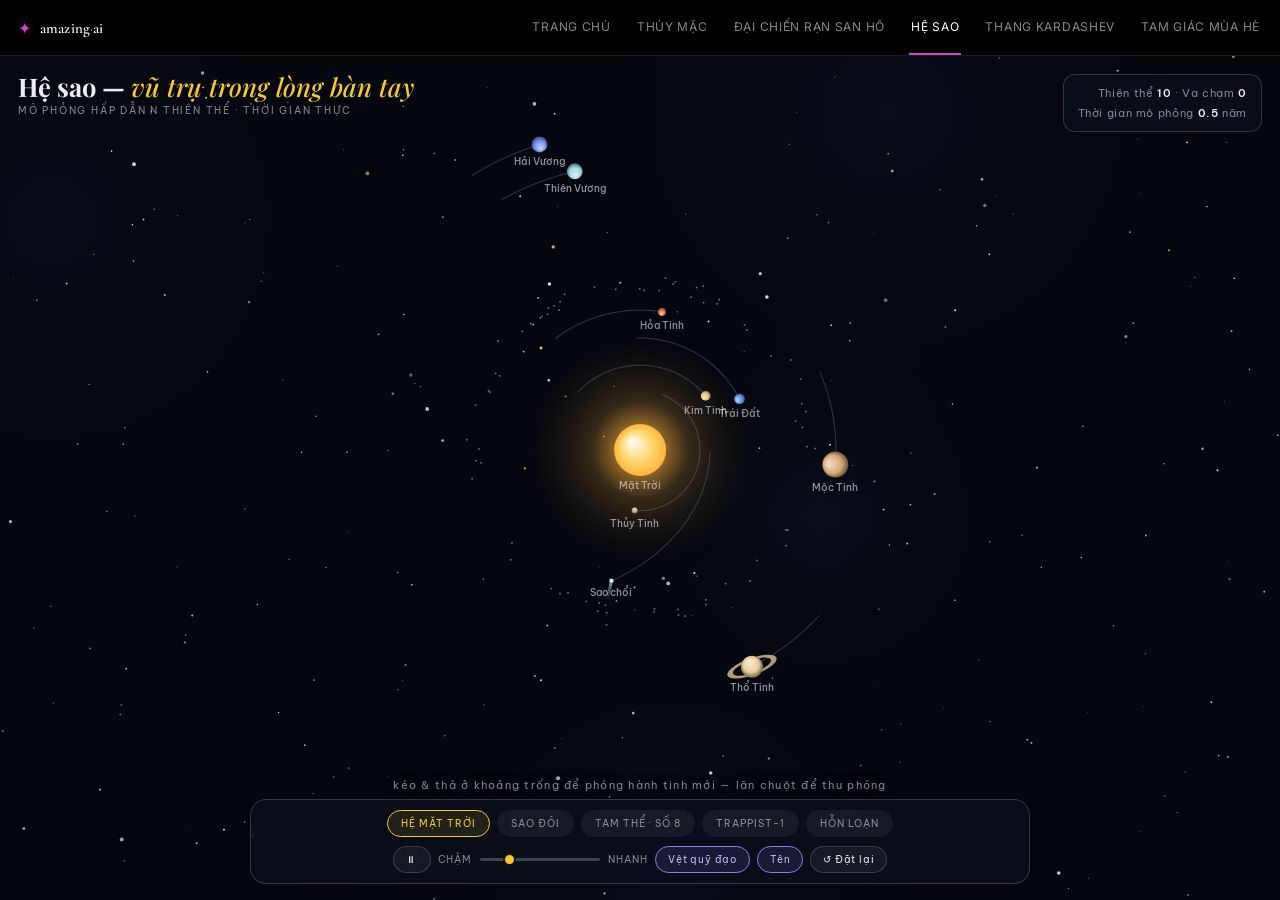
<file: he-sao.html>
<!DOCTYPE html>
<html lang="vi">
<head>
<meta charset="UTF-8">
<meta name="viewport" content="width=device-width, initial-scale=1.0, maximum-scale=1.0, user-scalable=no">
<title>Hệ Sao — mô phỏng N thiên thể</title>
<meta name="description" content="Mô phỏng hấp dẫn N thiên thể: hệ Mặt Trời, sao đôi, bài toán tam thể quỹ đạo số 8, TRAPPIST-1. Kéo chuột để phóng hành tinh mới.">
<link rel="preconnect" href="https://fonts.googleapis.com">
<link rel="preconnect" href="https://fonts.gstatic.com" crossorigin>
<link href="https://fonts.googleapis.com/css2?family=Playfair+Display:ital,wght@0,500;0,700;1,500&family=Be+Vietnam+Pro:wght@300;400;500;600;700&display=swap" rel="stylesheet">
<link href="https://fonts.googleapis.com/css2?family=Cormorant+Garamond:ital,wght@0,400;0,500;0,600;1,400&family=Inter:wght@300;400;500&display=swap" rel="stylesheet">
<style>
  :root{
    --ink:#e8edf6;
    --faint:rgba(232,237,246,.55);
    --deep:#05070f;
    --gold:#f7c92e;
    --violet:#8f7bf0;
    --panel:rgba(10,14,26,.86);
    --line:rgba(232,237,246,.18);
  }
  *{margin:0;padding:0;box-sizing:border-box}
  html,body{height:100%;overflow:hidden;background:var(--deep)}
  body{font-family:'Be Vietnam Pro',sans-serif;color:var(--ink)}
  canvas{position:fixed;inset:0;width:100%;height:100%;display:block}
  #space{z-index:0}
  #sim{z-index:1;touch-action:none;cursor:crosshair}

  .ui{position:fixed;inset:0;pointer-events:none;z-index:3}

  .titlebar{
    position:absolute;top:72px;left:18px;max-width:min(74vw,460px);
  }
  .titlebar h1{
    font-family:'Playfair Display',serif;font-weight:700;
    font-size:clamp(1.1rem,2.6vw,1.6rem);line-height:1.1;
  }
  .titlebar h1 em{font-style:italic;font-weight:500;color:var(--gold)}
  .titlebar p{font-size:.62rem;letter-spacing:.18em;text-transform:uppercase;color:var(--faint);margin-top:4px}

  .stats{
    position:absolute;top:74px;right:18px;text-align:right;
    font-size:.66rem;color:var(--faint);line-height:1.9;letter-spacing:.06em;
    background:var(--panel);border:1px solid var(--line);border-radius:12px;
    padding:8px 14px;backdrop-filter:blur(8px);
  }
  .stats b{color:var(--ink);font-weight:600}

  .dock{
    position:absolute;left:50%;bottom:16px;transform:translateX(-50%);
    width:min(96vw,780px);
    background:var(--panel);border:1px solid var(--line);border-radius:16px;
    backdrop-filter:blur(10px);pointer-events:auto;
    padding:10px 12px;display:flex;flex-direction:column;gap:9px;
  }
  .row{display:flex;align-items:center;gap:7px;flex-wrap:wrap;justify-content:center}
  .pill{
    appearance:none;border:1px solid transparent;background:rgba(232,237,246,.06);
    color:var(--faint);border-radius:99px;padding:6px 13px;cursor:pointer;
    font-family:'Be Vietnam Pro',sans-serif;font-size:.6rem;letter-spacing:.1em;text-transform:uppercase;
    transition:all .25s;
  }
  .pill:hover{color:var(--ink);background:rgba(232,237,246,.12)}
  .pill.on{border-color:var(--gold);color:var(--gold);background:rgba(247,201,46,.1)}
  .ctl{
    appearance:none;border:1px solid var(--line);background:rgba(232,237,246,.06);
    color:var(--ink);border-radius:99px;padding:6px 12px;cursor:pointer;
    font-family:'Be Vietnam Pro',sans-serif;font-size:.62rem;letter-spacing:.08em;
    transition:background .25s;min-width:38px;
  }
  .ctl:hover{background:rgba(232,237,246,.14)}
  .ctl.on{border-color:var(--violet);color:#c3b8ff;background:rgba(143,123,240,.12)}
  .speed{display:flex;align-items:center;gap:8px;font-size:.6rem;color:var(--faint);letter-spacing:.1em}
  input[type=range]{
    -webkit-appearance:none;width:120px;height:3px;border-radius:2px;
    background:rgba(232,237,246,.25);outline:none;cursor:pointer;
  }
  input[type=range]::-webkit-slider-thumb{
    -webkit-appearance:none;width:13px;height:13px;border-radius:50%;
    background:var(--gold);border:2px solid #1a1404;
  }
  input[type=range]::-moz-range-thumb{
    width:13px;height:13px;border-radius:50%;background:var(--gold);border:2px solid #1a1404;
  }
  .hint{
    position:absolute;left:50%;bottom:108px;transform:translateX(-50%);
    font-size:.66rem;letter-spacing:.12em;color:var(--faint);white-space:nowrap;
    text-shadow:0 1px 12px rgba(0,0,0,.9);transition:opacity 1s;text-align:center;
  }
  .hint.gone{opacity:0}
  .info{
    position:absolute;pointer-events:none;
    background:var(--panel);border:1px solid var(--line);border-radius:10px;
    padding:7px 11px;font-size:.62rem;line-height:1.7;color:var(--faint);
    opacity:0;transition:opacity .2s;white-space:nowrap;
  }
  .info b{color:var(--ink);font-size:.7rem;display:block}
  .info.show{opacity:1}
  @media (max-width:680px){
    .stats{display:none}
    .speed input[type=range]{width:84px}
  }
</style>
</head>
<body>

<!-- ================= ASTERISM SITE NAV ================= -->
<div class="ast-bar" id="astBar">
  <a class="ast-bar-logo" href="index.html" aria-label="Amazing AI">
    <span class="ast-bar-star">✦</span>
    <span class="ast-bar-word">amazing<i>·</i>ai</span>
  </a>
  <div class="ast-bar-links" id="astBarLinks">
    <a href="index.html" data-page="index.html">Trang chủ</a>
    <a href="thuy-mac.html" data-page="thuy-mac.html">Thủy Mặc</a>
    <a href="dai-chien-ran-san-ho.html" data-page="dai-chien-ran-san-ho.html">Đại Chiến Rạn San Hô</a>
    <a href="he-sao.html" data-page="he-sao.html">Hệ Sao</a>
    <a href="thang-kardashev.html" data-page="thang-kardashev.html">Thang Kardashev</a>
    <a href="asterism-summer-triangle.html" data-page="asterism-summer-triangle.html">Tam Giác Mùa Hè</a>
  </div>
  <button class="ast-bar-toggle" id="astBarToggle" aria-expanded="false" aria-controls="astBarLinks" aria-label="Mở menu điều hướng">
    <span></span><span></span><span></span>
  </button>
</div>
<style>
  .ast-bar{
    position:fixed;top:0;left:0;right:0;height:56px;z-index:9999;
    display:flex;align-items:center;justify-content:space-between;
    background:#000;border-bottom:1px solid #1A1A1A;
    padding:0 18px;font-family:'Inter','Be Vietnam Pro',sans-serif;
  }
  .ast-bar-logo{
    display:flex;align-items:center;gap:9px;text-decoration:none;flex:none;
  }
  .ast-bar-star{color:#CC44CC;font-size:16px;text-shadow:0 0 10px rgba(204,68,204,.5)}
  .ast-bar-word{
    font-family:'Cormorant Garamond',Georgia,serif;font-weight:600;color:#fff;
    font-size:15px;letter-spacing:.01em;white-space:nowrap;
  }
  .ast-bar-word i{color:#CC44CC;font-style:normal}
  .ast-bar-links{display:flex;align-items:center;gap:22px;height:100%}
  .ast-bar-links a{
    display:flex;align-items:center;height:100%;padding:0 2px;
    text-decoration:none;color:#888;font-size:12px;letter-spacing:.06em;
    text-transform:uppercase;white-space:nowrap;border-bottom:2px solid transparent;
    transition:color .2s ease,border-color .2s ease;
  }
  .ast-bar-links a:hover{color:#fff}
  .ast-bar-links a.active{color:#fff;border-bottom-color:#CC44CC}
  .ast-bar-toggle{
    display:none;flex:none;appearance:none;background:transparent;border:none;
    cursor:pointer;width:32px;height:32px;flex-direction:column;align-items:center;
    justify-content:center;gap:5px;
  }
  .ast-bar-toggle span{width:18px;height:1.5px;background:#888;transition:background .2s ease}
  .ast-bar-toggle:hover span{background:#fff}
  @media (max-width:760px){
    .ast-bar-toggle{display:flex}
    .ast-bar-links{
      position:fixed;top:56px;left:0;right:0;z-index:9998;
      flex-direction:column;align-items:stretch;height:auto;gap:0;
      background:#000;border-bottom:1px solid #1A1A1A;
      max-height:0;overflow:hidden;transition:max-height .3s ease;
    }
    .ast-bar.open .ast-bar-links{max-height:60vh;overflow-y:auto}
    .ast-bar-links a{height:auto;padding:14px 18px;border-bottom:1px solid #1A1A1A;border-left:2px solid transparent}
    .ast-bar-links a.active{border-bottom-color:#1A1A1A;border-left-color:#CC44CC}
  }
  @media (prefers-reduced-motion:reduce){ .ast-bar-links{transition:none} }
</style>
<script>
(function(){
  var inIframe=false;
  try{ inIframe = window.self !== window.top; }catch(e){ inIframe = true; }
  if(inIframe){ var r=document.getElementById('astBar'); if(r) r.remove(); return; }
  var bar=document.getElementById('astBar');
  var toggle=document.getElementById('astBarToggle');
  var links=document.getElementById('astBarLinks');
  var here=location.pathname.split('/').pop()||'index.html';
  links.querySelectorAll('a').forEach(function(a){
    if(a.getAttribute('data-page')===here) a.classList.add('active');
  });
  toggle.addEventListener('click', function(){
    var open=bar.classList.toggle('open');
    toggle.setAttribute('aria-expanded', String(open));
  });
})();
</script>

<canvas id="space"></canvas>
<canvas id="sim"></canvas>

<div class="ui">
  <div class="titlebar">
    <h1>Hệ sao — <em>vũ trụ trong lòng bàn tay</em></h1>
    <p>Mô phỏng hấp dẫn N thiên thể · thời gian thực</p>
  </div>

  <div class="stats" id="stats">
    Thiên thể <b id="stBodies">0</b> · Va chạm <b id="stMerges">0</b><br>
    Thời gian mô phỏng <b id="stTime">0</b> năm
  </div>

  <p class="hint" id="hint">kéo &amp; thả ở khoảng trống để phóng hành tinh mới — lăn chuột để thu phóng</p>

  <div class="info" id="info"></div>

  <div class="dock">
    <div class="row" id="presets"></div>
    <div class="row">
      <button class="ctl" id="btnPause" title="Tạm dừng / chạy">⏸</button>
      <div class="speed">CHẬM <input type="range" id="speed" min="0.2" max="4" step="0.1" value="1"> NHANH</div>
      <button class="ctl on" id="btnTrails">Vệt quỹ đạo</button>
      <button class="ctl on" id="btnLabels">Tên</button>
      <button class="ctl" id="btnReset">↺ Đặt lại</button>
    </div>
  </div>
</div>

<script>
'use strict';
/* ============================================================
   HỆ SAO — N-body gravity sandbox
   Semi-implicit Euler + substeps · merge collisions
   drag-to-launch with predicted trajectory · zoom
   ============================================================ */
const TAU = Math.PI*2;
const rand = (a,b)=>a+Math.random()*(b-a);
const spaceC = document.getElementById('space');
const simC = document.getElementById('sim');
const bg = spaceC.getContext('2d');
const cx2 = simC.getContext('2d');
const reduceMotion = matchMedia('(prefers-reduced-motion: reduce)').matches;

let W=innerWidth, H=innerHeight, DPR=1;
const G = 1;

const cam = {zoom:1};
const world2screen = (x,y)=>[W/2 + x*cam.zoom, H/2 + y*cam.zoom];
const screen2world = (x,y)=>[(x-W/2)/cam.zoom, (y-H/2)/cam.zoom];

/* ---------- starfield background ---------- */
let stars=[], nebulae=[];
function buildSky(){
  stars=[]; nebulae=[];
  const n = Math.floor(W*H/4200);
  for(let i=0;i<n;i++) stars.push({
    x:Math.random()*W, y:Math.random()*H,
    r:Math.random()<.85 ? rand(.4,1.1) : rand(1.2,2.1),
    tw:rand(0,TAU), tws:rand(.4,1.6),
    hue:Math.random()<.12 ? 'rgba(255,205,150,' : (Math.random()<.5 ? 'rgba(190,210,255,' : 'rgba(235,240,250,')
  });
  for(let i=0;i<4;i++) nebulae.push({
    x:rand(0,W), y:rand(0,H), r:rand(180,420),
    col:Math.random()<.5 ? [88,70,160] : [40,90,140], a:rand(.05,.1)
  });
}
function drawSky(t){
  bg.setTransform(DPR,0,0,DPR,0,0);
  bg.fillStyle='#05070f';
  bg.fillRect(0,0,W,H);
  for(const nb of nebulae){
    const g=bg.createRadialGradient(nb.x,nb.y,0,nb.x,nb.y,nb.r);
    g.addColorStop(0,`rgba(${nb.col[0]},${nb.col[1]},${nb.col[2]},${nb.a})`);
    g.addColorStop(1,'rgba(0,0,0,0)');
    bg.fillStyle=g;
    bg.fillRect(nb.x-nb.r,nb.y-nb.r,nb.r*2,nb.r*2);
  }
  for(const s of stars){
    const a = reduceMotion ? .8 : .45+.55*Math.abs(Math.sin(t*0.0006*s.tws+s.tw));
    bg.fillStyle = s.hue + (a*.9)+')';
    bg.beginPath(); bg.arc(s.x,s.y,s.r,0,TAU); bg.fill();
  }
}

/* ---------- bodies ---------- */
let bodies=[], particles=[], merges=0, simYears=0, yearScale=1;
let flashes=[];

function body(o){
  return Object.assign({
    x:0,y:0,vx:0,vy:0, m:100, r:6,
    col:'#9fb8d8', glow:null, star:false, ring:false, comet:false,
    name:'', trail:[], alive:true, fixed:false,
  }, o);
}
function circVel(M, r){ return Math.sqrt(G*M/r); }

/* place a planet on circular orbit around mass M at origin */
function orbiter(M, r, ang, o){
  const v = circVel(M, r);
  return body(Object.assign({
    x:Math.cos(ang)*r, y:Math.sin(ang)*r,
    vx:-Math.sin(ang)*v, vy:Math.cos(ang)*v,
  }, o));
}

/* ---------- presets ---------- */
const PRESETS = [
{ id:'solar', label:'Hệ Mặt Trời', zoom:1, year:6.5, build(){
  const M=200000;
  const B=[ body({m:M, r:26, col:'#ffd76e', glow:'#ffb43a', star:true, name:'Mặt Trời'}) ];
  const defs=[
    ['Thủy Tinh', 60,3.2,'#b8a78f',5],
    ['Kim Tinh',  85,5,'#e8c87a',40],
    ['Trái Đất', 112,5.4,'#5b93f0',50],
    ['Hỏa Tinh', 140,4.2,'#e0714a',20],
    ['Mộc Tinh', 196,13,'#d8a978',900],
    ['Thổ Tinh', 244,11,'#e8cf9a',500,true],
    ['Thiên Vương',286,8,'#9fd8e0',120],
    ['Hải Vương',322,8,'#6e8ef0',130],
  ];
  for(const d of defs) B.push(orbiter(M, d[1], rand(0,TAU), {name:d[0], r:d[2], col:d[3], m:d[4], ring:!!d[5]}));
  /* comet on eccentric orbit */
  const peri=70, apo=330, a=(peri+apo)/2;
  const vC=Math.sqrt(G*M*(2/peri-1/a));
  B.push(body({x:peri,y:0,vx:0,vy:vC,m:1,r:2.4,col:'#cfe8ff',comet:true,name:'Sao chổi'}));
  /* asteroid belt — massless test particles */
  particles=[];
  for(let i=0;i<70;i++){
    const r=rand(158,176), ang=rand(0,TAU), v=circVel(M,r)*rand(.97,1.03);
    particles.push({x:Math.cos(ang)*r,y:Math.sin(ang)*r,vx:-Math.sin(ang)*v,vy:Math.cos(ang)*v});
  }
  return B;
}},
{ id:'binary', label:'Sao đôi', zoom:.95, year:5, build(){
  const m1=120000, m2=80000, M=m1+m2, d=170;
  const om=Math.sqrt(G*M/(d*d*d));
  const r1=d*m2/M, r2=d*m1/M;
  const B=[
    body({x:-r1,y:0,vx:0,vy:-om*r1,m:m1,r:20,col:'#ffd76e',glow:'#ffb43a',star:true,name:'Sao A'}),
    body({x: r2,y:0,vx:0,vy: om*r2,m:m2,r:15,col:'#9fc8ff',glow:'#5b93f0',star:true,name:'Sao B'}),
  ];
  for(const [r,nm,c,rr] of [[330,'Hành tinh I','#e0714a',5],[430,'Hành tinh II','#8fd8b8',6]])
    B.push(orbiter(M, r, rand(0,TAU), {name:nm,col:c,r:rr,m:60}));
  particles=[];
  return B;
}},
{ id:'fig8', label:'Tam thể · số 8', zoom:1.15, year:3, build(){
  /* Chenciner–Montgomery figure-eight, scaled to pixels */
  const m=12000, L=215;
  const T=Math.sqrt(L*L*L/(G*m)); const VS=L/T;
  const p=[[-0.97000436,0.24308753],[0.97000436,-0.24308753],[0,0]];
  const v3=[-0.93240737,-0.86473146];
  const v1=[ -v3[0]/2, -v3[1]/2 ];
  const vs=[v1,v1,v3];
  const cols=['#ffd76e','#9fc8ff','#f29ad0'];
  const names=['Sao Alpha','Sao Beta','Sao Gamma'];
  particles=[];
  return p.map((q,i)=>body({
    x:q[0]*L, y:q[1]*L, vx:vs[i][0]*VS, vy:vs[i][1]*VS,
    m, r:11, col:cols[i], glow:cols[i], star:true, name:names[i],
  }));
}},
{ id:'trappist', label:'TRAPPIST-1', zoom:1.5, year:10, build(){
  const M=90000;
  const B=[ body({m:M, r:14, col:'#ff9a6e', glow:'#e0452a', star:true, name:'TRAPPIST-1'}) ];
  const defs=[['b',46,3,'#d8b89a'],['c',58,3.2,'#c8a888'],['d',72,2.6,'#b8d8c8'],
              ['e',90,3,'#7ab8e0'],['f',112,3.2,'#6e9ef0'],['g',136,3.4,'#9a8fd8'],['h',162,2.6,'#cfd8e8']];
  for(const d of defs) B.push(orbiter(M, d[1], rand(0,TAU), {name:'T-1'+d[0], r:d[2], col:d[3], m:25}));
  particles=[];
  return B;
}},
{ id:'chaos', label:'Hỗn loạn', zoom:.9, year:5, build(){
  const M=200000;
  const B=[ body({m:M, r:22, col:'#ffd76e', glow:'#ffb43a', star:true, name:'Mặt Trời'}) ];
  const cols=['#5b93f0','#e0714a','#8fd8b8','#e8c87a','#f29ad0','#9fd8e0','#c3b8ff'];
  for(let i=0;i<7;i++){
    const r=rand(70,330), ang=rand(0,TAU);
    const v=circVel(M,r)*rand(.7,1.25);
    const tilt=rand(-.4,.4);
    B.push(body({
      x:Math.cos(ang)*r, y:Math.sin(ang)*r,
      vx:-Math.sin(ang+tilt)*v, vy:Math.cos(ang+tilt)*v,
      m:rand(80,900), r:rand(3.5,9), col:cols[i%cols.length],
      name:'Hành tinh '+(i+1),
    }));
  }
  particles=[];
  return B;
}},
];
let curPreset = 'solar';

function loadPreset(id){
  const p = PRESETS.find(q=>q.id===id);
  curPreset = id;
  bodies = p.build();
  cam.zoom = p.zoom * Math.min(1, Math.min(W,H)/760);
  yearScale = p.year;
  merges = 0; simYears = 0; flashes=[];
  document.querySelectorAll('#presets .pill').forEach(b=>b.classList.toggle('on', b.dataset.id===id));
}

/* ---------- physics ---------- */
let paused=false, timeScale=1, showTrails=true, showLabels=true;
const SOFT = 4; /* softening to avoid singularities */

function physStep(dt){
  const n=bodies.length;
  /* accelerations */
  for(let i=0;i<n;i++){ bodies[i].ax=0; bodies[i].ay=0; }
  for(let i=0;i<n;i++){
    const a=bodies[i];
    if(!a.alive) continue;
    for(let j=i+1;j<n;j++){
      const b=bodies[j];
      if(!b.alive) continue;
      let dx=b.x-a.x, dy=b.y-a.y;
      const d2=dx*dx+dy*dy+SOFT*SOFT;
      const d=Math.sqrt(d2);
      const f=G/(d2*d);
      a.ax += f*b.m*dx; a.ay += f*b.m*dy;
      b.ax -= f*a.m*dx; b.ay -= f*a.m*dy;
      /* collision -> merge */
      if(d < (a.r+b.r)*0.72){
        const big = a.m>=b.m ? a : b, sm = a.m>=b.m ? b : a;
        const mt = big.m+sm.m;
        big.vx = (big.vx*big.m + sm.vx*sm.m)/mt;
        big.vy = (big.vy*big.m + sm.vy*sm.m)/mt;
        big.x  = (big.x*big.m + sm.x*sm.m)/mt;
        big.y  = (big.y*big.m + sm.y*sm.m)/mt;
        big.m = mt;
        big.r = Math.cbrt(big.r**3 + sm.r**3);
        sm.alive=false;
        merges++;
        flashes.push({x:big.x,y:big.y,r:big.r,t:0});
      }
    }
  }
  for(const b of bodies){
    if(!b.alive) continue;
    b.vx += b.ax*dt; b.vy += b.ay*dt;
    b.x += b.vx*dt;  b.y += b.vy*dt;
  }
  /* test particles (asteroids): pulled by stars+giants only */
  const pullers = bodies.filter(b=>b.alive && b.m>400);
  for(const pt of particles){
    let ax=0,ay=0;
    for(const b of pullers){
      const dx=b.x-pt.x, dy=b.y-pt.y;
      const d2=dx*dx+dy*dy+SOFT*SOFT;
      const f=G*b.m/(d2*Math.sqrt(d2));
      ax+=f*dx; ay+=f*dy;
    }
    pt.vx+=ax*dt; pt.vy+=ay*dt;
    pt.x+=pt.vx*dt; pt.y+=pt.vy*dt;
  }
  bodies = bodies.filter(b=>b.alive && Math.hypot(b.x,b.y) < 9000);
}

/* ---------- drawing ---------- */
function drawBody(b, t){
  const [sx,sy]=world2screen(b.x,b.y);
  const r=Math.max(1.4, b.r*cam.zoom);
  if(b.star){
    const pul = reduceMotion?1: 1+0.06*Math.sin(t*0.003 + b.x);
    const gr=cx2.createRadialGradient(sx,sy,r*0.3,sx,sy,r*5*pul);
    gr.addColorStop(0, b.glow+'cc');
    gr.addColorStop(.35, b.glow+'33');
    gr.addColorStop(1,'rgba(0,0,0,0)');
    cx2.fillStyle=gr;
    cx2.beginPath(); cx2.arc(sx,sy,r*5*pul,0,TAU); cx2.fill();
    const gc=cx2.createRadialGradient(sx-r*0.3,sy-r*0.3,r*0.1,sx,sy,r);
    gc.addColorStop(0,'#fff8e8');
    gc.addColorStop(.55,b.col);
    gc.addColorStop(1,b.glow);
    cx2.fillStyle=gc;
    cx2.beginPath(); cx2.arc(sx,sy,r,0,TAU); cx2.fill();
  } else {
    if(b.comet){
      /* tail away from biggest star */
      const s=bodies.find(q=>q.star);
      if(s){
        const dx=b.x-s.x, dy=b.y-s.y, d=Math.hypot(dx,dy)||1;
        const tl=Math.max(10, 2600/d)*cam.zoom;
        const g=cx2.createLinearGradient(sx,sy, sx+dx/d*tl, sy+dy/d*tl);
        g.addColorStop(0,'rgba(190,225,255,.65)');
        g.addColorStop(1,'rgba(190,225,255,0)');
        cx2.strokeStyle=g; cx2.lineWidth=Math.max(1.5,r*1.3); cx2.lineCap='round';
        cx2.beginPath(); cx2.moveTo(sx,sy); cx2.lineTo(sx+dx/d*tl, sy+dy/d*tl); cx2.stroke();
      }
    }
    if(b.ring){
      cx2.save();
      cx2.translate(sx,sy);
      cx2.rotate(-0.35);
      cx2.scale(1,0.32);
      cx2.beginPath(); cx2.arc(0,0,r*2.1,0,TAU);
      cx2.strokeStyle='rgba(232,207,154,.75)';
      cx2.lineWidth=r*0.55;
      cx2.stroke();
      cx2.restore();
    }
    /* lit side toward nearest star */
    const s=bodies.find(q=>q.star);
    let lx=-0.5, ly=-0.5;
    if(s){ const d=Math.hypot(s.x-b.x,s.y-b.y)||1; lx=(s.x-b.x)/d; ly=(s.y-b.y)/d; }
    const g=cx2.createRadialGradient(sx+lx*r*0.5, sy+ly*r*0.5, r*0.15, sx,sy, r*1.15);
    g.addColorStop(0, lighten(b.col, .55));
    g.addColorStop(.55, b.col);
    g.addColorStop(1, shade(b.col, .35));
    cx2.fillStyle=g;
    cx2.beginPath(); cx2.arc(sx,sy,r,0,TAU); cx2.fill();
  }
  if(showLabels && b.name && (b.star || cam.zoom*b.r>2.2)){
    cx2.font='500 10px "Be Vietnam Pro", sans-serif';
    cx2.textAlign='center';
    cx2.fillStyle='rgba(232,237,246,.6)';
    cx2.fillText(b.name, sx, sy + r + 13);
  }
}
function hex2rgb(h){const n=parseInt(h.slice(1),16);return [(n>>16)&255,(n>>8)&255,n&255];}
function lighten(h,k){const [r,g,b]=hex2rgb(h);return `rgb(${r+(255-r)*k|0},${g+(255-g)*k|0},${b+(255-b)*k|0})`;}
function shade(h,k){const [r,g,b]=hex2rgb(h);return `rgb(${r*k|0},${g*k|0},${b*k|0})`;}

/* ---------- launch interaction ---------- */
let drag=null; /* {x0,y0,x1,y1} world coords */
let hoverBody=null;
const LAUNCH_K = 0.9;

simC.addEventListener('pointerdown', e=>{
  simC.setPointerCapture(e.pointerId);
  const [wx,wy]=screen2world(e.clientX,e.clientY);
  const hit = pickBody(wx,wy);
  if(hit) { drag=null; return; }
  drag={x0:wx,y0:wy,x1:wx,y1:wy};
  document.getElementById('hint').classList.add('gone');
});
simC.addEventListener('pointermove', e=>{
  const [wx,wy]=screen2world(e.clientX,e.clientY);
  if(drag){ drag.x1=wx; drag.y1=wy; }
  hoverBody = pickBody(wx,wy);
  const info=document.getElementById('info');
  if(hoverBody && !drag){
    const sp=Math.hypot(hoverBody.vx,hoverBody.vy);
    info.innerHTML='<b>'+hoverBody.name+'</b>Khối lượng '+Math.round(hoverBody.m)+' · Vận tốc '+sp.toFixed(1)+' px/s';
    const [sx,sy]=world2screen(hoverBody.x,hoverBody.y);
    info.style.left=(sx+16)+'px'; info.style.top=(sy-10)+'px';
    info.classList.add('show');
  } else info.classList.remove('show');
});
function endDrag(){
  if(!drag) return;
  const vx=(drag.x1-drag.x0)*LAUNCH_K, vy=(drag.y1-drag.y0)*LAUNCH_K;
  if(Math.hypot(vx,vy)>2 && bodies.length<60){
    const cols=['#5b93f0','#e0714a','#8fd8b8','#e8c87a','#f29ad0','#9fd8e0','#c3b8ff','#ff9a6e'];
    bodies.push(body({
      x:drag.x0,y:drag.y0,vx,vy,
      m:rand(60,300), r:rand(3.5,6.5),
      col:cols[Math.floor(Math.random()*cols.length)],
      name:'Lãng tử '+(bodies.length),
    }));
  }
  drag=null;
}
simC.addEventListener('pointerup', endDrag);
simC.addEventListener('pointercancel', ()=>{drag=null;});
simC.addEventListener('wheel', e=>{
  e.preventDefault();
  cam.zoom = Math.min(3, Math.max(0.25, cam.zoom * (e.deltaY>0 ? 0.9 : 1.11)));
},{passive:false});

function pickBody(wx,wy){
  for(const b of bodies){
    if(Math.hypot(b.x-wx,b.y-wy) < Math.max(b.r+6, 10/cam.zoom)) return b;
  }
  return null;
}

/* predicted trajectory of would-be launch */
function drawPrediction(){
  if(!drag) return;
  const vx=(drag.x1-drag.x0)*LAUNCH_K, vy=(drag.y1-drag.y0)*LAUNCH_K;
  /* arrow */
  const [ax,ay]=world2screen(drag.x0,drag.y0);
  const [bx,by]=world2screen(drag.x1,drag.y1);
  cx2.strokeStyle='rgba(247,201,46,.85)'; cx2.lineWidth=2; cx2.setLineDash([5,5]);
  cx2.beginPath(); cx2.moveTo(ax,ay); cx2.lineTo(bx,by); cx2.stroke();
  cx2.setLineDash([]);
  /* simulate test particle */
  let px=drag.x0, py=drag.y0, pvx=vx, pvy=vy;
  const dt=1/40;
  cx2.beginPath();
  const [s0x,s0y]=world2screen(px,py);
  cx2.moveTo(s0x,s0y);
  for(let i=0;i<480;i++){
    let axx=0,ayy=0;
    for(const b of bodies){
      const dx=b.x-px, dy=b.y-py;
      const d2=dx*dx+dy*dy+SOFT*SOFT;
      const f=G*b.m/(d2*Math.sqrt(d2));
      axx+=f*dx; ayy+=f*dy;
      if(d2 < b.r*b.r) i=1e9;
    }
    pvx+=axx*dt; pvy+=ayy*dt;
    px+=pvx*dt; py+=pvy*dt;
    if(i%3===0){ const [sx,sy]=world2screen(px,py); cx2.lineTo(sx,sy); }
  }
  cx2.strokeStyle='rgba(143,123,240,.55)';
  cx2.lineWidth=1.4;
  cx2.stroke();
  cx2.beginPath(); cx2.arc(ax,ay,5,0,TAU);
  cx2.fillStyle='#f7c92e'; cx2.fill();
}

/* ---------- UI ---------- */
const presetsEl=document.getElementById('presets');
for(const p of PRESETS){
  const b=document.createElement('button');
  b.className='pill'+(p.id===curPreset?' on':'');
  b.dataset.id=p.id;
  b.textContent=p.label;
  b.addEventListener('click',()=>loadPreset(p.id));
  presetsEl.appendChild(b);
}
document.getElementById('btnPause').addEventListener('click',e=>{
  paused=!paused; e.currentTarget.textContent=paused?'▶':'⏸';
});
document.getElementById('speed').addEventListener('input',e=>{ timeScale=parseFloat(e.target.value); });
document.getElementById('btnTrails').addEventListener('click',e=>{
  showTrails=!showTrails; e.currentTarget.classList.toggle('on',showTrails);
  if(!showTrails) for(const b of bodies) b.trail.length=0;
});
document.getElementById('btnLabels').addEventListener('click',e=>{
  showLabels=!showLabels; e.currentTarget.classList.toggle('on',showLabels);
});
document.getElementById('btnReset').addEventListener('click',()=>loadPreset(curPreset));

/* ---------- resize & main loop ---------- */
function resize(){
  DPR=Math.min(devicePixelRatio||1,2);
  W=innerWidth; H=innerHeight;
  const pw=Math.floor(W*DPR), ph=Math.floor(H*DPR);
  if(spaceC.width!==pw||spaceC.height!==ph){ spaceC.width=pw; spaceC.height=ph; buildSky(); }
  if(simC.width!==pw||simC.height!==ph){ simC.width=pw; simC.height=ph; }
}
resize();
addEventListener('resize',resize);
loadPreset('solar');

let lastT=performance.now(), trailTick=0;
function frame(now){
  const dtReal=Math.min((now-lastT)/1000, 1/24);
  lastT=now;
  resize();
  drawSky(now);

  if(!paused){
    const SUB=6;
    const dt=dtReal*timeScale*2.2/SUB;
    for(let s=0;s<SUB;s++) physStep(dt);
    simYears += dtReal*timeScale*2.2/yearScale;
    /* record trails */
    trailTick++;
    if(showTrails && trailTick%2===0){
      for(const b of bodies){
        b.trail.push(b.x,b.y);
        if(b.trail.length>240) b.trail.splice(0, b.trail.length-240);
      }
    }
  }

  cx2.setTransform(DPR,0,0,DPR,0,0);
  cx2.clearRect(0,0,W,H);

  /* trails */
  if(showTrails){
    for(const b of bodies){
      const t=b.trail; if(t.length<6) continue;
      cx2.beginPath();
      for(let i=0;i<t.length;i+=2){
        const [sx,sy]=world2screen(t[i],t[i+1]);
        i===0 ? cx2.moveTo(sx,sy) : cx2.lineTo(sx,sy);
      }
      cx2.strokeStyle = b.star ? 'rgba(255,210,120,.28)' : 'rgba(150,175,225,.26)';
      cx2.lineWidth=1.1;
      cx2.stroke();
    }
  }

  /* asteroid particles */
  cx2.fillStyle='rgba(195,205,225,.55)';
  for(const pt of particles){
    const [sx,sy]=world2screen(pt.x,pt.y);
    cx2.fillRect(sx,sy,1.6,1.6);
  }

  const sorted=bodies.slice().sort((a,b)=>a.star===b.star?0:(a.star?-1:1));
  for(const b of sorted) drawBody(b, now);

  /* merge flashes */
  for(const f of flashes){
    f.t+=dtReal;
    const [sx,sy]=world2screen(f.x,f.y);
    const rr=(f.r+f.t*180)*cam.zoom;
    cx2.beginPath(); cx2.arc(sx,sy,rr,0,TAU);
    cx2.strokeStyle='rgba(255,235,190,'+Math.max(0,(0.8-f.t*1.6))+')';
    cx2.lineWidth=2.4; cx2.stroke();
  }
  flashes=flashes.filter(f=>f.t<0.55);

  drawPrediction();

  document.getElementById('stBodies').textContent=bodies.length;
  document.getElementById('stMerges').textContent=merges;
  document.getElementById('stTime').textContent=simYears.toFixed(1);

  requestAnimationFrame(frame);
}
requestAnimationFrame(frame);
</script>
</body>
</html>
</file>
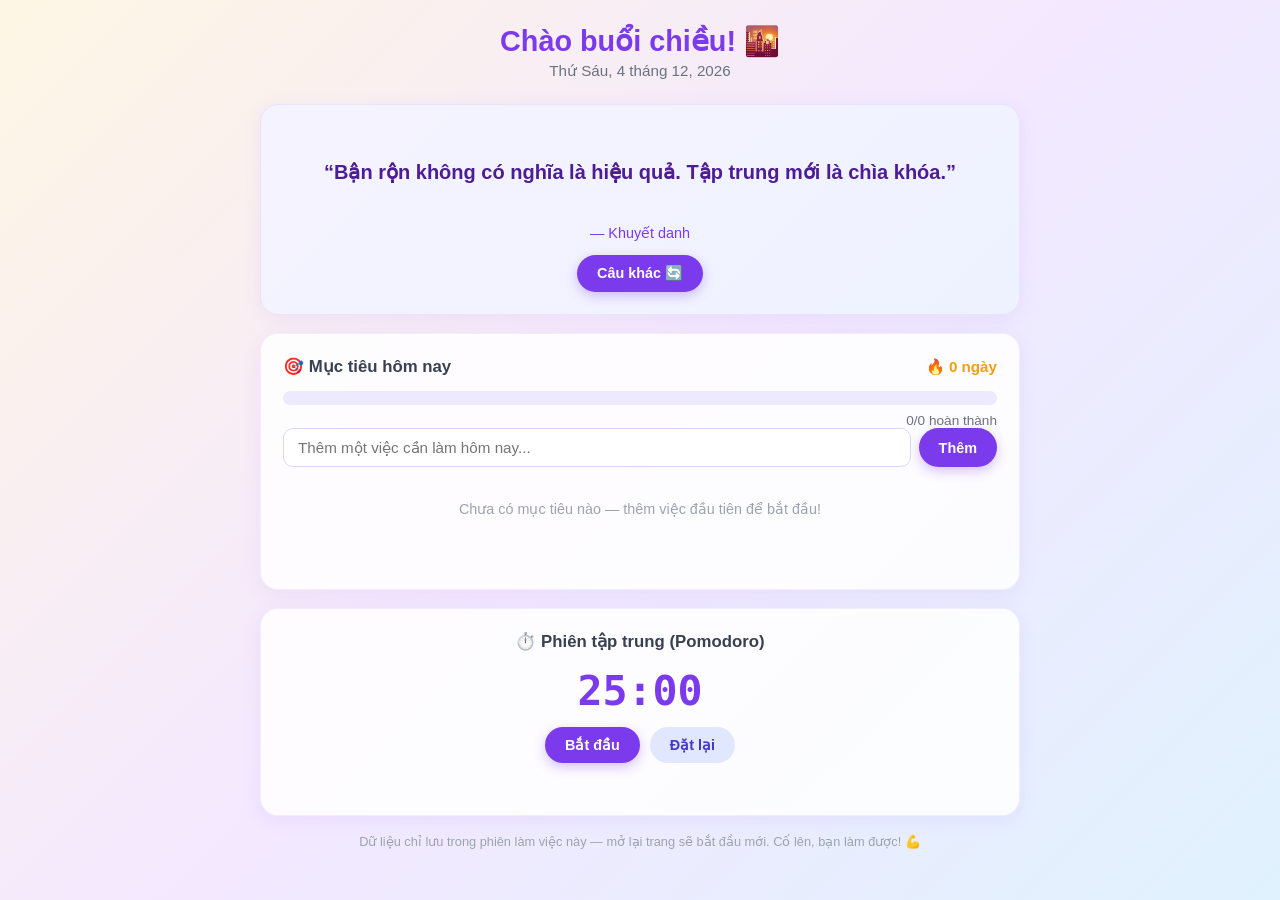
<file: motivation-dashboard.html>
<!DOCTYPE html>
<html lang="vi">
<head>
<meta charset="UTF-8">
<meta name="viewport" content="width=device-width, initial-scale=1.0">
<title>Động Lực Mỗi Ngày</title>
<style>
  :root { color-scheme: light; }
  * { box-sizing: border-box; }
  body {
    margin: 0;
    font-family: -apple-system, BlinkMacSystemFont, "Segoe UI", Roboto, Helvetica, Arial, sans-serif;
    background: linear-gradient(135deg, #fef6e4 0%, #f3e8ff 50%, #e0f2fe 100%);
    color: #1f2937;
    min-height: 100vh;
    padding: 24px;
  }
  .wrap {
    max-width: 760px;
    margin: 0 auto;
  }
  header {
    text-align: center;
    margin-bottom: 24px;
  }
  header h1 {
    font-size: 1.8rem;
    margin: 0 0 4px;
    color: #7c3aed;
  }
  header p {
    margin: 0;
    color: #6b7280;
    font-size: 0.95rem;
  }
  .card {
    background: rgba(255,255,255,0.85);
    border-radius: 18px;
    padding: 22px;
    margin-bottom: 18px;
    box-shadow: 0 4px 20px rgba(124, 58, 237, 0.08);
    border: 1px solid rgba(124, 58, 237, 0.08);
  }
  .quote-card {
    text-align: center;
    background: linear-gradient(135deg, #f5f3ff, #eef2ff);
  }
  .quote-text {
    font-size: 1.25rem;
    font-weight: 600;
    line-height: 1.5;
    color: #4c1d95;
    margin-bottom: 8px;
    min-height: 90px;
    display: flex;
    align-items: center;
    justify-content: center;
    transition: opacity 0.3s ease;
  }
  .quote-author {
    color: #7c3aed;
    font-size: 0.9rem;
    margin-bottom: 14px;
  }
  button {
    border: none;
    border-radius: 999px;
    padding: 10px 20px;
    font-size: 0.9rem;
    font-weight: 600;
    cursor: pointer;
    transition: transform 0.15s ease, box-shadow 0.15s ease;
  }
  button:active { transform: scale(0.96); }
  .btn-primary {
    background: #7c3aed;
    color: white;
    box-shadow: 0 4px 12px rgba(124,58,237,0.3);
  }
  .btn-primary:hover { box-shadow: 0 6px 16px rgba(124,58,237,0.4); }
  .btn-secondary {
    background: #e0e7ff;
    color: #4338ca;
  }
  .row-title {
    display: flex;
    align-items: center;
    justify-content: space-between;
    margin-bottom: 14px;
  }
  .row-title h2 {
    font-size: 1.05rem;
    margin: 0;
    color: #374151;
  }
  .streak {
    display: flex;
    align-items: center;
    gap: 6px;
    font-weight: 700;
    color: #f59e0b;
    font-size: 0.95rem;
  }
  .progress-outer {
    background: #ede9fe;
    border-radius: 999px;
    height: 14px;
    overflow: hidden;
    margin-bottom: 8px;
  }
  .progress-inner {
    height: 100%;
    background: linear-gradient(90deg, #a78bfa, #7c3aed);
    border-radius: 999px;
    transition: width 0.4s ease;
    width: 0%;
  }
  .progress-label {
    font-size: 0.85rem;
    color: #6b7280;
    text-align: right;
  }
  .goal-input-row {
    display: flex;
    gap: 8px;
    margin-bottom: 14px;
  }
  .goal-input-row input {
    flex: 1;
    padding: 10px 14px;
    border-radius: 10px;
    border: 1px solid #ddd6fe;
    font-size: 0.95rem;
    outline: none;
  }
  .goal-input-row input:focus { border-color: #7c3aed; }
  ul.goal-list {
    list-style: none;
    margin: 0;
    padding: 0;
  }
  .goal-item {
    display: flex;
    align-items: center;
    gap: 10px;
    padding: 10px 8px;
    border-radius: 10px;
    transition: background 0.15s ease;
  }
  .goal-item:hover { background: #f5f3ff; }
  .goal-item input[type="checkbox"] {
    width: 20px;
    height: 20px;
    accent-color: #7c3aed;
    cursor: pointer;
  }
  .goal-item span {
    flex: 1;
    font-size: 0.98rem;
  }
  .goal-item.done span {
    text-decoration: line-through;
    color: #9ca3af;
  }
  .goal-item .del {
    color: #d1d5db;
    cursor: pointer;
    font-size: 1.1rem;
    padding: 2px 6px;
    border-radius: 6px;
  }
  .goal-item .del:hover { color: #ef4444; background: #fee2e2; }
  .empty-hint {
    color: #9ca3af;
    font-size: 0.9rem;
    text-align: center;
    padding: 20px 0;
  }
  .timer-card {
    text-align: center;
  }
  .timer-display {
    font-size: 2.6rem;
    font-weight: 700;
    color: #7c3aed;
    margin: 10px 0;
    font-family: 'SF Mono', Consolas, monospace;
  }
  .timer-controls {
    display: flex;
    gap: 10px;
    justify-content: center;
    margin-top: 12px;
  }
  .celebrate {
    text-align: center;
    font-size: 0.95rem;
    color: #059669;
    font-weight: 600;
    margin-top: 10px;
    min-height: 20px;
  }
  footer {
    text-align: center;
    color: #9ca3af;
    font-size: 0.8rem;
    margin-top: 10px;
  }
</style>
</head>
<body>
<div class="wrap">
  <header>
    <h1 id="greeting">Chào bạn! ✨</h1>
    <p id="today"></p>
  </header>

  <div class="card quote-card">
    <div class="quote-text" id="quoteText"></div>
    <div class="quote-author" id="quoteAuthor"></div>
    <button class="btn-primary" id="newQuoteBtn">Câu khác 🔄</button>
  </div>

  <div class="card">
    <div class="row-title">
      <h2>🎯 Mục tiêu hôm nay</h2>
      <div class="streak" id="streakDisplay">🔥 0 ngày</div>
    </div>
    <div class="progress-outer"><div class="progress-inner" id="progressBar"></div></div>
    <div class="progress-label" id="progressLabel">0/0 hoàn thành</div>
    <div class="goal-input-row">
      <input type="text" id="goalInput" placeholder="Thêm một việc cần làm hôm nay..." />
      <button class="btn-primary" id="addGoalBtn">Thêm</button>
    </div>
    <ul class="goal-list" id="goalList"></ul>
    <div class="empty-hint" id="emptyHint">Chưa có mục tiêu nào — thêm việc đầu tiên để bắt đầu!</div>
    <div class="celebrate" id="celebrate"></div>
  </div>

  <div class="card timer-card">
    <div class="row-title" style="justify-content:center;">
      <h2>⏱️ Phiên tập trung (Pomodoro)</h2>
    </div>
    <div class="timer-display" id="timerDisplay">25:00</div>
    <div class="timer-controls">
      <button class="btn-primary" id="startBtn">Bắt đầu</button>
      <button class="btn-secondary" id="resetBtn">Đặt lại</button>
    </div>
    <div class="celebrate" id="timerMsg"></div>
  </div>

  <footer>Dữ liệu chỉ lưu trong phiên làm việc này — mở lại trang sẽ bắt đầu mới. Cố lên, bạn làm được! 💪</footer>
</div>

<script>
  // ---------- Quotes ----------
  const quotes = [
    { text: "Đừng đợi cơ hội, hãy tạo ra nó.", author: "— Khuyết danh" },
    { text: "Thành công là tổng của những nỗ lực nhỏ, lặp lại mỗi ngày.", author: "— Robert Collier" },
    { text: "Bạn không cần phải giỏi để bắt đầu, nhưng phải bắt đầu để giỏi.", author: "— Khuyết danh" },
    { text: "Làm việc chăm chỉ hôm nay để có thể mỉm cười ngày mai.", author: "— Khuyết danh" },
    { text: "Kỷ luật là cầu nối giữa mục tiêu và thành tựu.", author: "— Jim Rohn" },
    { text: "Đừng sợ đi chậm, chỉ sợ đứng yên.", author: "— Tục ngữ Trung Hoa" },
    { text: "Hành động nhỏ mỗi ngày tạo nên kết quả lớn theo thời gian.", author: "— Khuyết danh" },
    { text: "Người thành công không phải người chưa từng thất bại, mà là người không bỏ cuộc.", author: "— Khuyết danh" },
    { text: "Bận rộn không có nghĩa là hiệu quả. Tập trung mới là chìa khóa.", author: "— Khuyết danh" },
    { text: "Bạn mạnh mẽ hơn những gì bạn nghĩ, và gần thành công hơn bạn tưởng.", author: "— Khuyết danh" },
    { text: "Mỗi chuyên gia đều từng là người mới bắt đầu.", author: "— Khuyết danh" },
    { text: "Đừng so sánh ngày 1 của bạn với ngày 100 của người khác.", author: "— Khuyết danh" },
    { text: "Năng lượng và sự bền bỉ chinh phục mọi thứ.", author: "— Benjamin Franklin" },
    { text: "Việc khó khăn hôm nay là thứ khiến ngày mai trở nên xứng đáng.", author: "— Khuyết danh" },
    { text: "Bạn không cần thấy cả cầu thang, chỉ cần bước bước đầu tiên.", author: "— Martin Luther King Jr." }
  ];

  let lastQuoteIdx = -1;
  function showRandomQuote() {
    let idx;
    do { idx = Math.floor(Math.random() * quotes.length); } while (idx === lastQuoteIdx && quotes.length > 1);
    lastQuoteIdx = idx;
    const q = quotes[idx];
    const textEl = document.getElementById('quoteText');
    const authorEl = document.getElementById('quoteAuthor');
    textEl.style.opacity = 0;
    setTimeout(() => {
      textEl.textContent = '“' + q.text + '”';
      authorEl.textContent = q.author;
      textEl.style.opacity = 1;
    }, 150);
  }
  document.getElementById('newQuoteBtn').addEventListener('click', showRandomQuote);
  showRandomQuote();

  // ---------- Greeting & date ----------
  const now = new Date();
  const hour = now.getHours();
  let greet = "Chào bạn! ✨";
  if (hour < 11) greet = "Chào buổi sáng! ☀️";
  else if (hour < 14) greet = "Chào buổi trưa! 🌤️";
  else if (hour < 18) greet = "Chào buổi chiều! 🌇";
  else greet = "Chào buổi tối! 🌙";
  document.getElementById('greeting').textContent = greet;
  document.getElementById('today').textContent = now.toLocaleDateString('vi-VN', { weekday: 'long', year: 'numeric', month: 'long', day: 'numeric' });

  // ---------- Goals (in-memory only) ----------
  let goals = [];
  let streak = 0;

  function renderGoals() {
    const list = document.getElementById('goalList');
    const hint = document.getElementById('emptyHint');
    list.innerHTML = '';
    if (goals.length === 0) {
      hint.style.display = 'block';
    } else {
      hint.style.display = 'none';
      goals.forEach((g, i) => {
        const li = document.createElement('li');
        li.className = 'goal-item' + (g.done ? ' done' : '');
        li.innerHTML = `
          <input type="checkbox" ${g.done ? 'checked' : ''} data-idx="${i}" class="goal-check" />
          <span>${escapeHtml(g.text)}</span>
          <span class="del" data-idx="${i}">✕</span>
        `;
        list.appendChild(li);
      });
    }
    updateProgress();
  }

  function escapeHtml(str) {
    const div = document.createElement('div');
    div.textContent = str;
    return div.innerHTML;
  }

  function updateProgress() {
    const total = goals.length;
    const done = goals.filter(g => g.done).length;
    const pct = total === 0 ? 0 : Math.round((done / total) * 100);
    document.getElementById('progressBar').style.width = pct + '%';
    document.getElementById('progressLabel').textContent = `${done}/${total} hoàn thành`;
    const celebrate = document.getElementById('celebrate');
    if (total > 0 && done === total) {
      celebrate.textContent = '🎉 Tuyệt vời! Bạn đã hoàn thành hết mục tiêu hôm nay!';
    } else {
      celebrate.textContent = '';
    }
  }

  document.getElementById('addGoalBtn').addEventListener('click', addGoal);
  document.getElementById('goalInput').addEventListener('keydown', (e) => {
    if (e.key === 'Enter') addGoal();
  });

  function addGoal() {
    const input = document.getElementById('goalInput');
    const val = input.value.trim();
    if (!val) return;
    goals.push({ text: val, done: false });
    input.value = '';
    renderGoals();
  }

  document.getElementById('goalList').addEventListener('click', (e) => {
    if (e.target.classList.contains('goal-check')) {
      const idx = +e.target.dataset.idx;
      goals[idx].done = e.target.checked;
      const wasComplete = goals.length > 0 && goals.every(g => g.done);
      renderGoals();
      if (wasComplete) {
        streak += 1;
        document.getElementById('streakDisplay').textContent = `🔥 ${streak} lần hoàn thành`;
      }
    } else if (e.target.classList.contains('del')) {
      const idx = +e.target.dataset.idx;
      goals.splice(idx, 1);
      renderGoals();
    }
  });

  renderGoals();

  // ---------- Pomodoro Timer ----------
  let timerSeconds = 25 * 60;
  let timerInterval = null;
  let running = false;

  function formatTime(s) {
    const m = Math.floor(s / 60).toString().padStart(2, '0');
    const sec = (s % 60).toString().padStart(2, '0');
    return `${m}:${sec}`;
  }

  function updateTimerDisplay() {
    document.getElementById('timerDisplay').textContent = formatTime(timerSeconds);
  }

  document.getElementById('startBtn').addEventListener('click', () => {
    if (running) {
      clearInterval(timerInterval);
      running = false;
      document.getElementById('startBtn').textContent = 'Tiếp tục';
    } else {
      running = true;
      document.getElementById('startBtn').textContent = 'Tạm dừng';
      document.getElementById('timerMsg').textContent = '';
      timerInterval = setInterval(() => {
        timerSeconds--;
        updateTimerDisplay();
        if (timerSeconds <= 0) {
          clearInterval(timerInterval);
          running = false;
          document.getElementById('startBtn').textContent = 'Bắt đầu';
          document.getElementById('timerMsg').textContent = '🎉 Xong 1 phiên tập trung! Nghỉ chút rồi tiếp tục nhé.';
        }
      }, 1000);
    }
  });

  document.getElementById('resetBtn').addEventListener('click', () => {
    clearInterval(timerInterval);
    running = false;
    timerSeconds = 25 * 60;
    updateTimerDisplay();
    document.getElementById('startBtn').textContent = 'Bắt đầu';
    document.getElementById('timerMsg').textContent = '';
  });

  updateTimerDisplay();
</script>
</body>
</html>
</file>
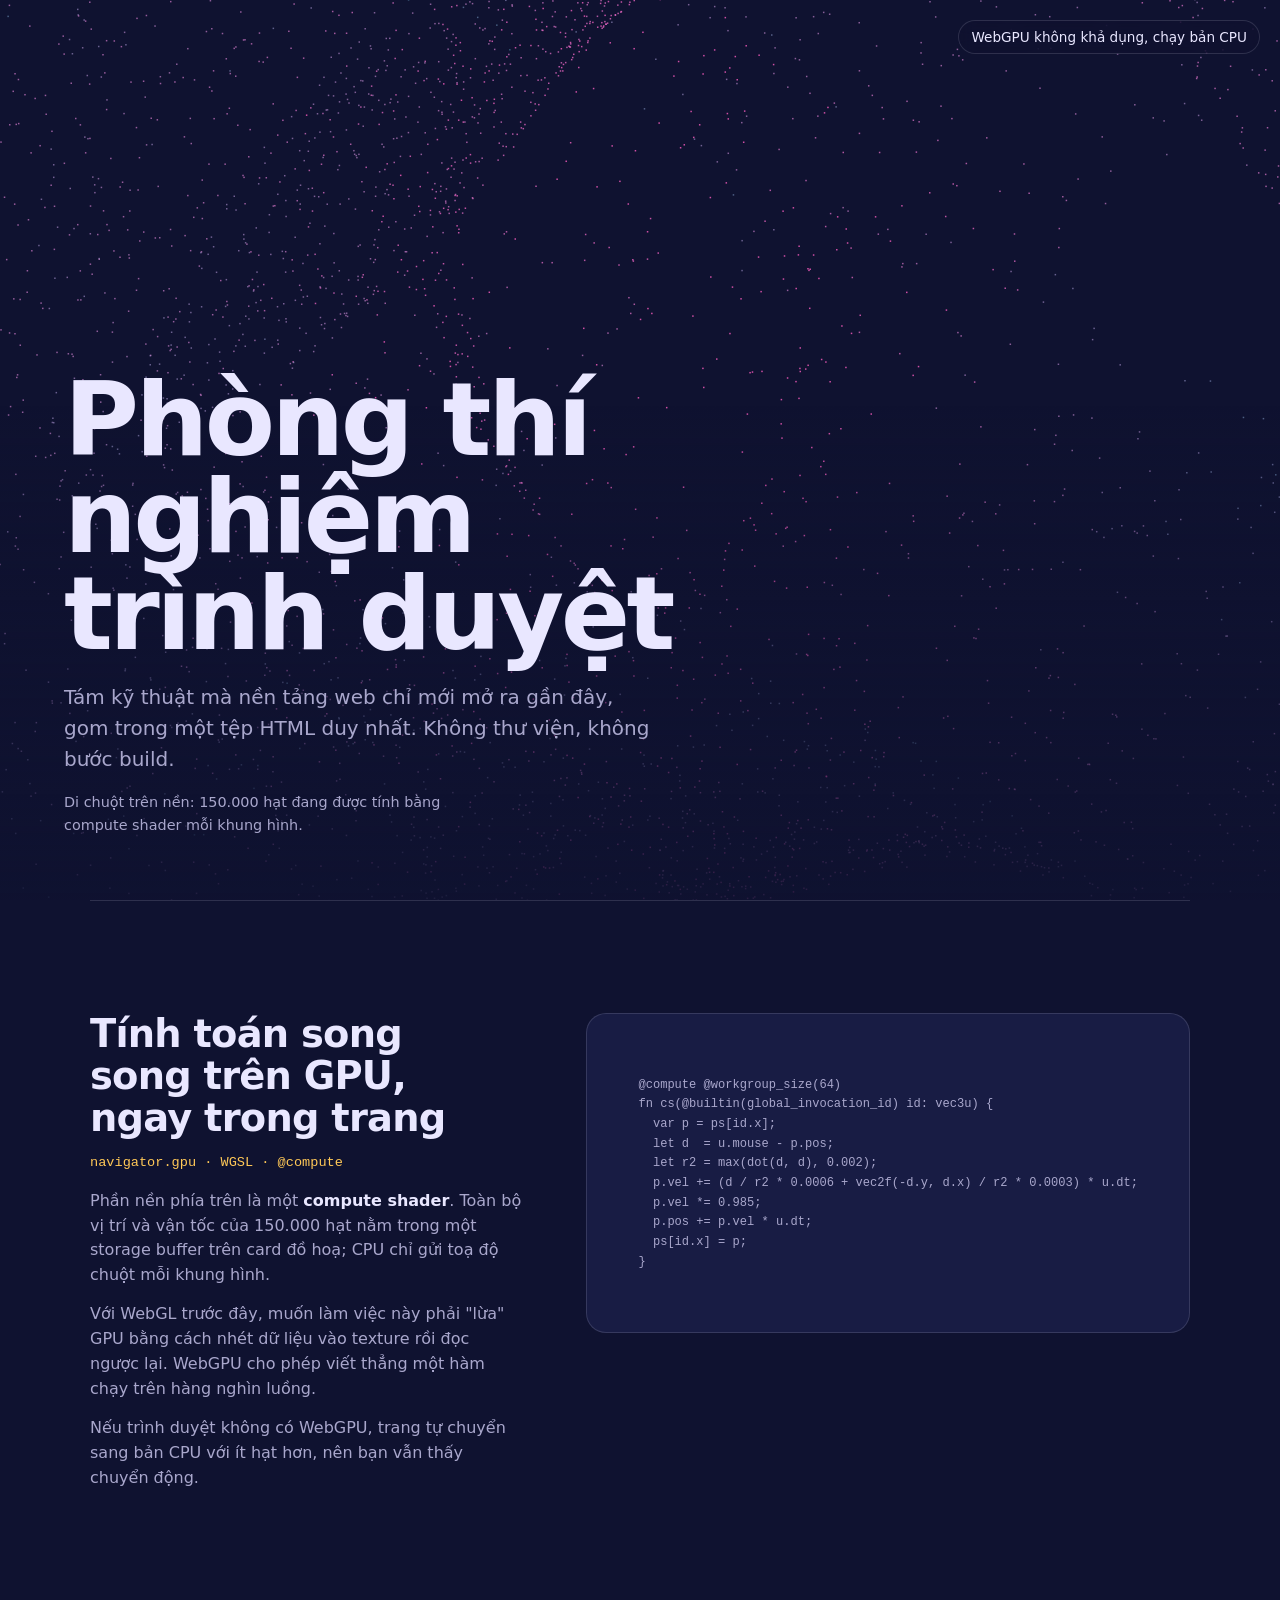
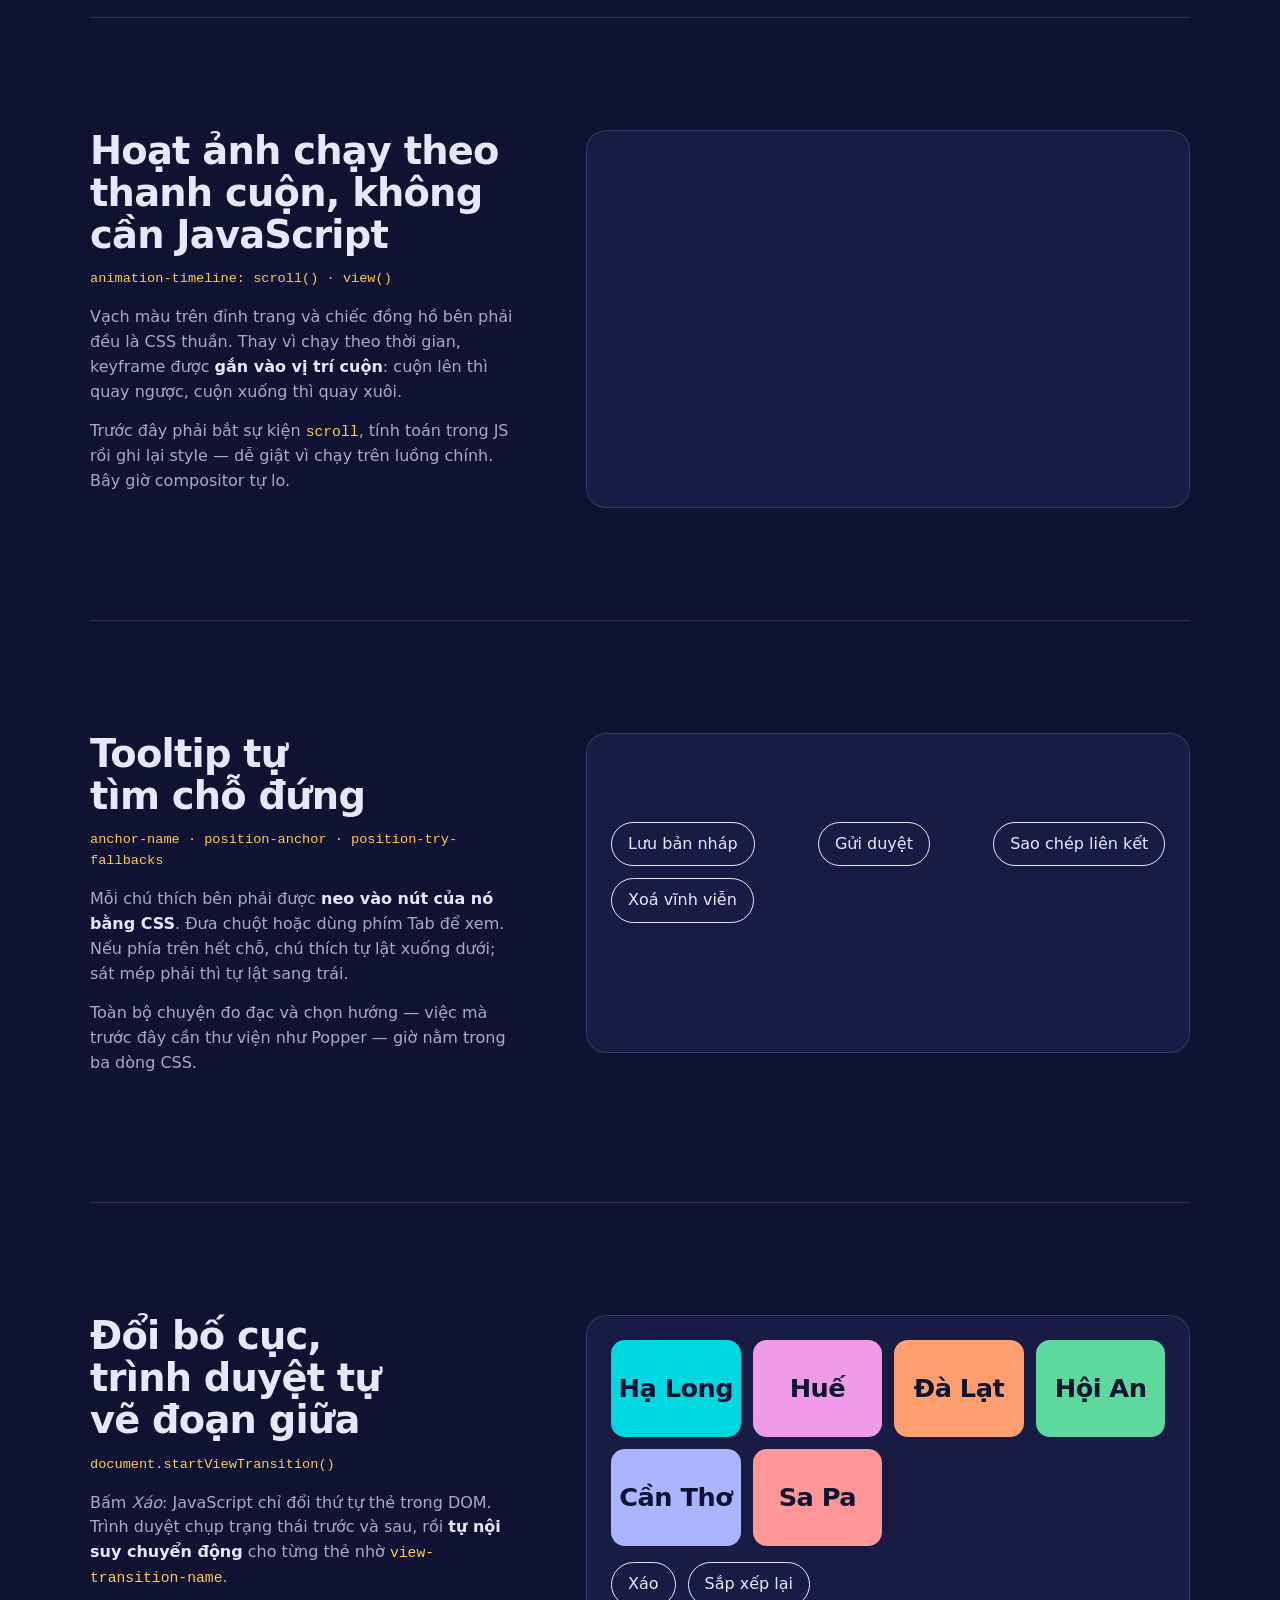
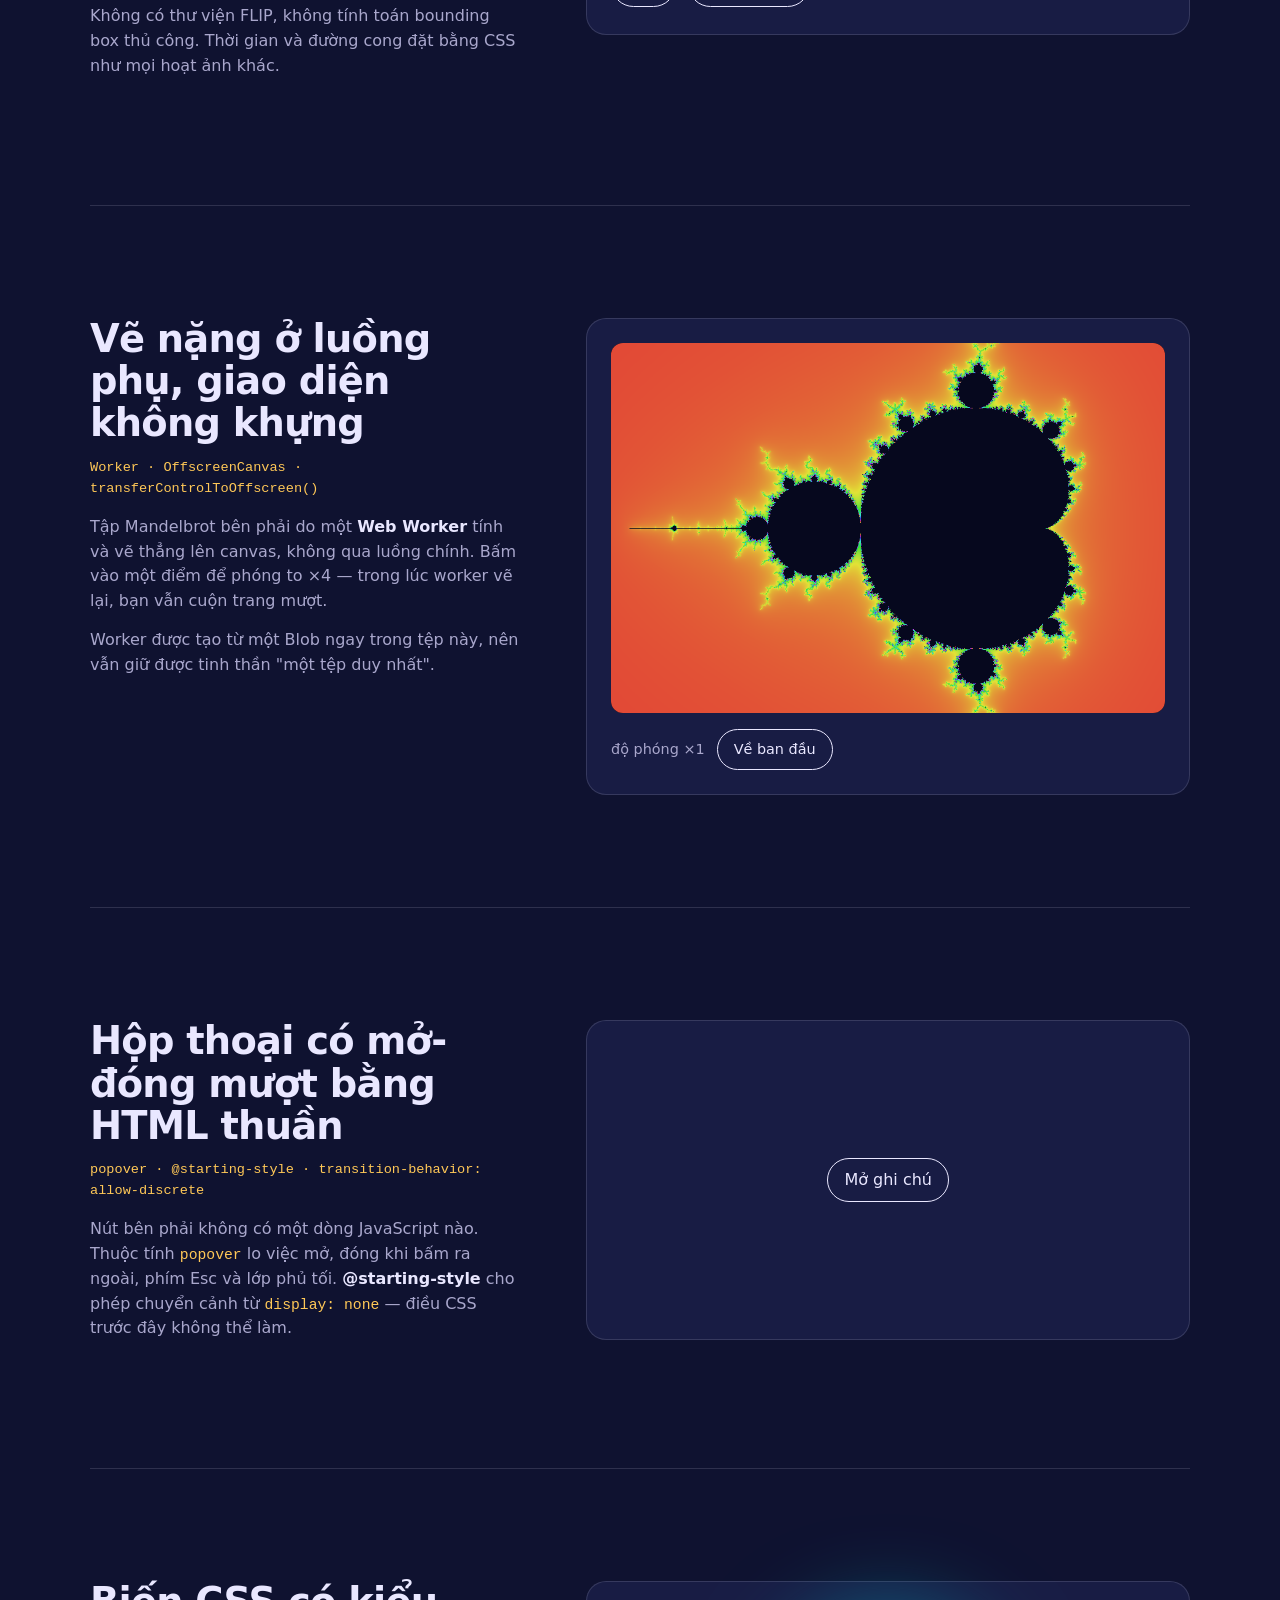
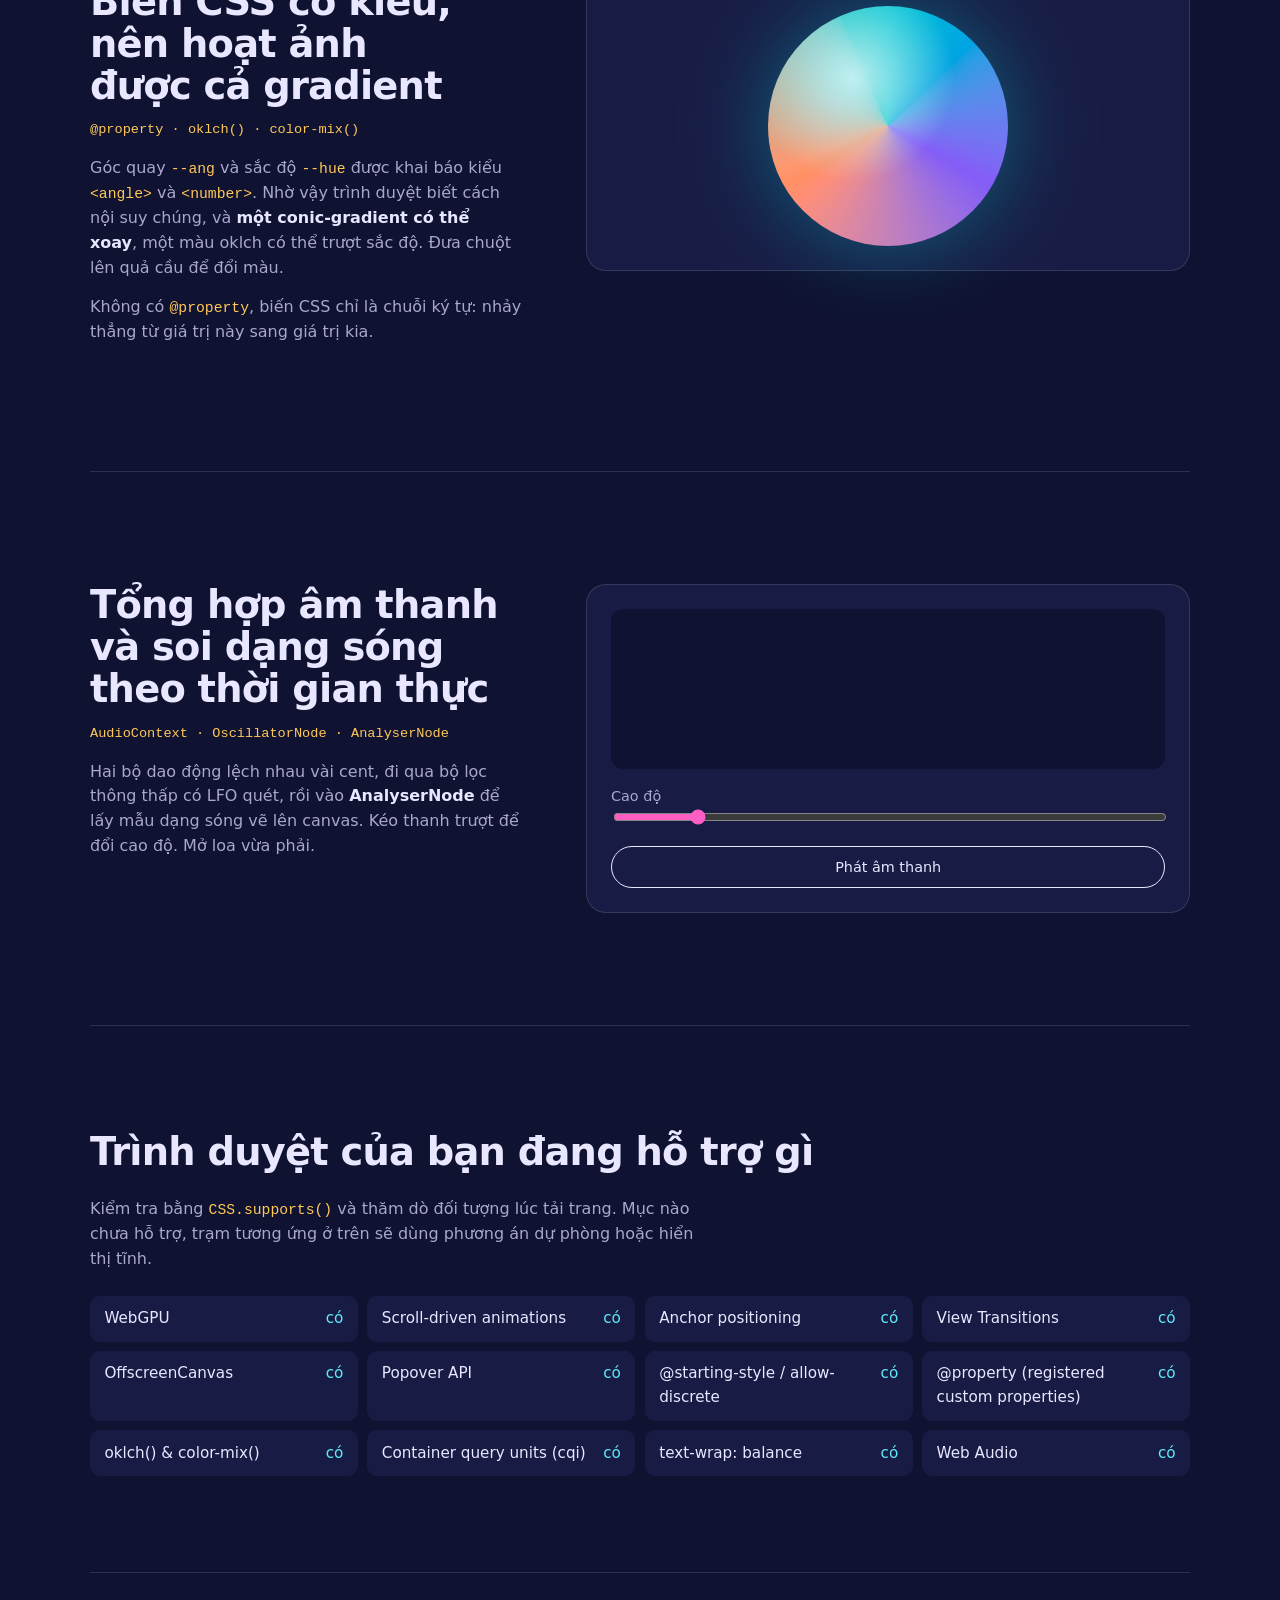
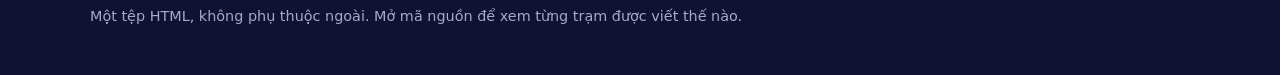
<file: phong-thi-nghiem-trinh-duyet.html>
<!doctype html>
<html lang="vi">
<head>
<meta charset="utf-8">
<meta name="viewport" content="width=device-width, initial-scale=1">
<title>Phòng thí nghiệm trình duyệt</title>
<style>
  @property --ang { syntax: '<angle>'; inherits: false; initial-value: 0deg; }
  @property --hue { syntax: '<number>'; inherits: true; initial-value: 200; }
  @property --fill { syntax: '<percentage>'; inherits: false; initial-value: 0%; }

  :root {
    --ink: #0F1230;
    --ink-2: #181C44;
    --paper: #E9E7FF;
    --paper-dim: #A9A7CC;
    --cyan: #5EE7F5;
    --pink: #FF5EC4;
    --amber: #FFC857;
    --rule: color-mix(in oklch, var(--paper) 14%, transparent);
    font-family: "Segoe UI Variable Text", "Segoe UI", "SF Pro Text", system-ui, sans-serif;
    color-scheme: dark;
  }
  * { box-sizing: border-box; }
  html { scroll-behavior: smooth; }
  body {
    margin: 0; background: var(--ink); color: var(--paper);
    line-height: 1.55; -webkit-font-smoothing: antialiased;
  }
  a { color: var(--cyan); }
  button, input[type=range] { font: inherit; }
  button {
    background: transparent; color: var(--paper); border: 1.5px solid var(--paper);
    padding: .55rem 1rem; border-radius: 999px; cursor: pointer;
    transition: background .18s, color .18s;
  }
  button:hover { background: var(--paper); color: var(--ink); }
  button:focus-visible, canvas:focus-visible, input:focus-visible { outline: 3px solid var(--amber); outline-offset: 3px; }
  code { font-family: ui-monospace, "Cascadia Code", Menlo, monospace; font-size: .92em; color: var(--amber); }

  /* ---------- thanh tiến độ: scroll-driven ---------- */
  .progress {
    position: fixed; inset: 0 0 auto 0; height: 4px; z-index: 10;
    background: linear-gradient(90deg, var(--cyan), var(--pink), var(--amber));
    transform-origin: left; transform: scaleX(0);
    animation: grow linear both; animation-timeline: scroll(root);
  }
  @keyframes grow { to { transform: scaleX(1); } }

  /* ---------- hero ---------- */
  .hero { position: relative; height: 100svh; min-height: 560px; overflow: hidden; }
  .hero canvas { position: absolute; inset: 0; width: 100%; height: 100%; display: block; }
  .hero .cover {
    position: absolute; inset: 0; display: grid; align-content: end;
    padding: clamp(1.5rem, 5vw, 4rem); pointer-events: none;
    background: linear-gradient(to top, color-mix(in srgb, var(--ink) 85%, transparent) 0%, transparent 55%);
  }
  .hero h1 {
    margin: 0; font-size: clamp(2.6rem, 8vw, 7.5rem); line-height: .95;
    letter-spacing: -.035em; font-weight: 650; max-width: 12ch; text-wrap: balance;
  }
  .hero p { max-width: 48ch; font-size: clamp(1rem, 1.6vw, 1.25rem); color: var(--paper-dim); margin: 1.25rem 0 0; text-wrap: pretty; }
  .hero .hint { font-size: .9rem; color: var(--paper-dim); margin-top: 1rem; }
  .hero .badge {
    position: absolute; top: 1.25rem; right: 1.25rem; font-size: .85rem;
    padding: .35rem .75rem; border-radius: 999px; border: 1px solid var(--rule);
    background: color-mix(in srgb, var(--ink) 60%, transparent); backdrop-filter: blur(8px);
  }

  /* ---------- các trạm ---------- */
  main { max-width: 1180px; margin: 0 auto; padding: 0 clamp(1rem, 4vw, 2.5rem); }
  .station {
    display: grid; grid-template-columns: minmax(0, 5fr) minmax(0, 7fr); gap: clamp(1.5rem, 5vw, 5rem);
    padding: clamp(3.5rem, 9vw, 7rem) 0; border-top: 1px solid var(--rule); align-items: start;
  }
  .station > .text { max-width: 52ch; position: sticky; top: 3rem; }
  .station h2 { margin: 0 0 .75rem; font-size: clamp(1.6rem, 3vw, 2.4rem); letter-spacing: -.02em; line-height: 1.1; font-weight: 620; text-wrap: balance; }
  .station .api { font-family: ui-monospace, "Cascadia Code", Menlo, monospace; font-size: .85rem; color: var(--amber); margin: 0 0 1rem; }
  .station p { color: var(--paper-dim); margin: 0 0 .9rem; }
  .station p strong { color: var(--paper); font-weight: 560; }
  .demo {
    min-height: 320px; border-radius: 20px; background: var(--ink-2);
    border: 1px solid var(--rule); padding: 1.5rem; position: relative; container-type: inline-size;
  }
  @media (max-width: 820px) {
    .station { grid-template-columns: 1fr; }
    .station > .text { position: static; }
  }

  /* ---------- 2. scroll-driven ---------- */
  .dial-wrap { display: grid; place-items: center; height: 100%; min-height: 280px; }
  .dial {
    width: min(260px, 70cqi); aspect-ratio: 1; border-radius: 50%;
    background: conic-gradient(from 0deg, var(--cyan) 0 var(--fill), transparent var(--fill) 100%);
    display: grid; place-items: center; position: relative;
    animation: dial linear both; animation-timeline: view(); animation-range: entry 0% cover 60%;
  }
  .dial::after { content: ""; position: absolute; inset: 14px; border-radius: 50%; background: var(--ink-2); }
  .dial span { position: relative; font-size: 2.2rem; font-weight: 620; letter-spacing: -.03em; }
  .dial b { display: block; font-weight: 500; font-size: .85rem; color: var(--paper-dim); }
  @keyframes dial { from { --fill: 0%; rotate: -120deg; } to { --fill: 100%; rotate: 0deg; } }

  /* ---------- 3. anchor positioning ---------- */
  .anchors { display: flex; flex-wrap: wrap; gap: .75rem; padding-top: 4rem; padding-bottom: 4rem; justify-content: space-between; }
  .anchors button { position: relative; }
  .anchors button:nth-child(1) { anchor-name: --p1; }
  .anchors button:nth-child(2) { anchor-name: --p2; }
  .anchors button:nth-child(3) { anchor-name: --p3; }
  .anchors button:nth-child(4) { anchor-name: --p4; }
  .tip {
    position: absolute; position-area: top; margin-bottom: 10px; max-width: 220px;
    position-try-fallbacks: flip-block, flip-inline;
    background: var(--amber); color: var(--ink); padding: .6rem .8rem; border-radius: 10px;
    font-size: .9rem; line-height: 1.35; opacity: 0; translate: 0 6px; transition: opacity .2s, translate .2s;
    pointer-events: none;
  }
  .tip[data-for="p1"] { position-anchor: --p1; } .tip[data-for="p2"] { position-anchor: --p2; }
  .tip[data-for="p3"] { position-anchor: --p3; } .tip[data-for="p4"] { position-anchor: --p4; }
  .anchors:has(button:nth-child(1):is(:hover,:focus-visible)) .tip[data-for="p1"],
  .anchors:has(button:nth-child(2):is(:hover,:focus-visible)) .tip[data-for="p2"],
  .anchors:has(button:nth-child(3):is(:hover,:focus-visible)) .tip[data-for="p3"],
  .anchors:has(button:nth-child(4):is(:hover,:focus-visible)) .tip[data-for="p4"] { opacity: 1; translate: 0 0; }

  /* ---------- 4. view transitions ---------- */
  .deck { display: grid; grid-template-columns: repeat(auto-fill, minmax(120px, 1fr)); gap: .75rem; margin-bottom: 1rem; }
  .card {
    aspect-ratio: 4/3; border-radius: 14px; display: grid; place-items: center;
    font-size: 1.6rem; font-weight: 620; letter-spacing: -.02em; color: var(--ink);
  }
  ::view-transition-old(root), ::view-transition-new(root) { animation-duration: .5s; }
  ::view-transition-group(*) { animation-duration: .65s; animation-timing-function: cubic-bezier(.3, 1.2, .4, 1); }

  /* ---------- 5. worker + OffscreenCanvas ---------- */
  .mandel { width: 100%; aspect-ratio: 3/2; border-radius: 12px; display: block; cursor: zoom-in; background: #000; }
  .row { display: flex; gap: .75rem; align-items: center; flex-wrap: wrap; margin-top: 1rem; font-size: .9rem; color: var(--paper-dim); }

  /* ---------- 6. popover + @starting-style ---------- */
  [popover] {
    inset: unset; margin: auto; border: 0; border-radius: 18px; padding: 1.5rem 1.75rem; max-width: 34ch;
    background: var(--paper); color: var(--ink);
    opacity: 0; transform: translateY(14px) scale(.96);
    transition: opacity .3s, transform .3s, display .3s allow-discrete, overlay .3s allow-discrete;
  }
  [popover]:popover-open { opacity: 1; transform: none; }
  @starting-style { [popover]:popover-open { opacity: 0; transform: translateY(14px) scale(.96); } }
  [popover]::backdrop { background: color-mix(in srgb, var(--ink) 70%, transparent); transition: background .3s, display .3s allow-discrete, overlay .3s allow-discrete; }
  @starting-style { [popover]:popover-open::backdrop { background: transparent; } }
  [popover] h3 { margin: 0 0 .5rem; font-size: 1.3rem; letter-spacing: -.02em; }
  [popover] p { color: color-mix(in srgb, var(--ink) 70%, var(--paper)); margin: 0 0 1rem; }
  [popover] button { border-color: var(--ink); color: var(--ink); }
  [popover] button:hover { background: var(--ink); color: var(--paper); }

  /* ---------- 7. @property ---------- */
  .orb-wrap { display: grid; place-items: center; min-height: 280px; gap: 1.25rem; }
  .orb {
    width: min(240px, 60cqi); aspect-ratio: 1; border-radius: 50%;
    background:
      radial-gradient(circle at 35% 30%, oklch(92% .05 var(--hue)), transparent 45%),
      conic-gradient(from var(--ang), oklch(72% .19 var(--hue)), oklch(60% .22 calc(var(--hue) + 90)), oklch(78% .16 calc(var(--hue) + 200)), oklch(72% .19 var(--hue)));
    box-shadow: 0 0 80px oklch(65% .2 var(--hue) / .45);
    animation: spin 8s linear infinite;
  }
  .orb:hover { --hue: 330; }
  .orb-wrap .orb { transition: --hue 1.2s ease; }
  @keyframes spin { to { --ang: 360deg; } }

  /* ---------- 8. web audio ---------- */
  .scope { width: 100%; height: 160px; display: block; border-radius: 12px; background: var(--ink); }
  input[type=range] { width: 100%; accent-color: var(--pink); }

  /* ---------- bảng hỗ trợ ---------- */
  .support { border-top: 1px solid var(--rule); padding: clamp(3rem, 8vw, 6rem) 0; }
  .support h2 { font-size: clamp(1.6rem, 3vw, 2.4rem); letter-spacing: -.02em; margin: 0 0 .5rem; font-weight: 620; }
  .support p { color: var(--paper-dim); max-width: 60ch; }
  .grid { display: grid; grid-template-columns: repeat(auto-fill, minmax(230px, 1fr)); gap: .6rem; margin-top: 1.5rem; }
  .grid div { display: flex; justify-content: space-between; gap: 1rem; padding: .7rem .9rem; border-radius: 10px; background: var(--ink-2); font-size: .95rem; }
  .grid .ok { color: var(--cyan); } .grid .no { color: var(--pink); }
  footer { padding: 2rem 0 3rem; color: var(--paper-dim); font-size: .9rem; border-top: 1px solid var(--rule); }

  @media (prefers-reduced-motion: reduce) {
    .progress, .dial, .orb { animation: none; }
    .dial { --fill: 100%; }
    ::view-transition-group(*), ::view-transition-old(root), ::view-transition-new(root) { animation: none; }
    [popover], [popover]::backdrop, .tip { transition: none; }
  }
</style>
</head>
<body>

<div class="progress" aria-hidden="true"></div>

<section class="hero">
  <canvas id="gpu" tabindex="0" aria-label="Mô phỏng 150.000 hạt chạy trên GPU, di chuột để hút hạt về phía con trỏ"></canvas>
  <span class="badge" id="gpuBadge">đang khởi động GPU…</span>
  <div class="cover">
    <h1>Phòng thí nghiệm trình duyệt</h1>
    <p>Tám kỹ thuật mà nền tảng web chỉ mới mở ra gần đây, gom trong một tệp HTML duy nhất. Không thư viện, không bước build.</p>
    <p class="hint">Di chuột trên nền: 150.000 hạt đang được tính bằng compute shader mỗi khung hình.</p>
  </div>
</section>

<main>

  <section class="station" id="s1">
    <div class="text">
      <h2>Tính toán song song trên GPU, ngay trong trang</h2>
      <p class="api">navigator.gpu · WGSL · @compute</p>
      <p>Phần nền phía trên là một <strong>compute shader</strong>. Toàn bộ vị trí và vận tốc của 150.000 hạt nằm trong một storage buffer trên card đồ hoạ; CPU chỉ gửi toạ độ chuột mỗi khung hình.</p>
      <p>Với WebGL trước đây, muốn làm việc này phải "lừa" GPU bằng cách nhét dữ liệu vào texture rồi đọc ngược lại. WebGPU cho phép viết thẳng một hàm chạy trên hàng nghìn luồng.</p>
      <p>Nếu trình duyệt không có WebGPU, trang tự chuyển sang bản CPU với ít hạt hơn, nên bạn vẫn thấy chuyển động.</p>
    </div>
    <div class="demo" style="display:grid;place-items:center">
      <pre style="margin:0;font-size:.82rem;line-height:1.5;color:var(--paper-dim);overflow:auto;max-width:100%"><code style="color:inherit">@compute @workgroup_size(64)
fn cs(@builtin(global_invocation_id) id: vec3u) {
  var p = ps[id.x];
  let d  = u.mouse - p.pos;
  let r2 = max(dot(d, d), 0.002);
  p.vel += (d / r2 * 0.0006 + vec2f(-d.y, d.x) / r2 * 0.0003) * u.dt;
  p.vel *= 0.985;
  p.pos += p.vel * u.dt;
  ps[id.x] = p;
}</code></pre>
    </div>
  </section>

  <section class="station" id="s2">
    <div class="text">
      <h2>Hoạt ảnh chạy theo thanh cuộn, không cần JavaScript</h2>
      <p class="api">animation-timeline: scroll() · view()</p>
      <p>Vạch màu trên đỉnh trang và chiếc đồng hồ bên phải đều là CSS thuần. Thay vì chạy theo thời gian, keyframe được <strong>gắn vào vị trí cuộn</strong>: cuộn lên thì quay ngược, cuộn xuống thì quay xuôi.</p>
      <p>Trước đây phải bắt sự kiện <code>scroll</code>, tính toán trong JS rồi ghi lại style — dễ giật vì chạy trên luồng chính. Bây giờ compositor tự lo.</p>
    </div>
    <div class="demo dial-wrap">
      <div class="dial"><span id="dialPct">0%<b>vị trí trong khung nhìn</b></span></div>
    </div>
  </section>

  <section class="station" id="s3">
    <div class="text">
      <h2>Tooltip tự tìm chỗ đứng</h2>
      <p class="api">anchor-name · position-anchor · position-try-fallbacks</p>
      <p>Mỗi chú thích bên phải được <strong>neo vào nút của nó bằng CSS</strong>. Đưa chuột hoặc dùng phím Tab để xem. Nếu phía trên hết chỗ, chú thích tự lật xuống dưới; sát mép phải thì tự lật sang trái.</p>
      <p>Toàn bộ chuyện đo đạc và chọn hướng — việc mà trước đây cần thư viện như Popper — giờ nằm trong ba dòng CSS.</p>
    </div>
    <div class="demo">
      <div class="anchors">
        <button>Lưu bản nháp</button>
        <button>Gửi duyệt</button>
        <button>Sao chép liên kết</button>
        <button>Xoá vĩnh viễn</button>
        <div class="tip" data-for="p1">Bản nháp chỉ mình bạn thấy, tự đồng bộ mỗi 30 giây.</div>
        <div class="tip" data-for="p2">Người duyệt sẽ nhận thông báo ngay. Bạn vẫn sửa được cho đến khi họ mở.</div>
        <div class="tip" data-for="p3">Liên kết hết hạn sau 7 ngày.</div>
        <div class="tip" data-for="p4">Không khôi phục được. Hãy chắc chắn trước khi bấm.</div>
      </div>
    </div>
  </section>

  <section class="station" id="s4">
    <div class="text">
      <h2>Đổi bố cục, trình duyệt tự vẽ đoạn giữa</h2>
      <p class="api">document.startViewTransition()</p>
      <p>Bấm <em>Xáo</em>: JavaScript chỉ đổi thứ tự thẻ trong DOM. Trình duyệt chụp trạng thái trước và sau, rồi <strong>tự nội suy chuyển động</strong> cho từng thẻ nhờ <code>view-transition-name</code>.</p>
      <p>Không có thư viện FLIP, không tính toán bounding box thủ công. Thời gian và đường cong đặt bằng CSS như mọi hoạt ảnh khác.</p>
    </div>
    <div class="demo">
      <div class="deck" id="deck"></div>
      <div style="display:flex;gap:.75rem;flex-wrap:wrap">
        <button id="shuffle">Xáo</button>
        <button id="sortBtn">Sắp xếp lại</button>
      </div>
    </div>
  </section>

  <section class="station" id="s5">
    <div class="text">
      <h2>Vẽ nặng ở luồng phụ, giao diện không khựng</h2>
      <p class="api">Worker · OffscreenCanvas · transferControlToOffscreen()</p>
      <p>Tập Mandelbrot bên phải do một <strong>Web Worker</strong> tính và vẽ thẳng lên canvas, không qua luồng chính. Bấm vào một điểm để phóng to ×4 — trong lúc worker vẽ lại, bạn vẫn cuộn trang mượt.</p>
      <p>Worker được tạo từ một Blob ngay trong tệp này, nên vẫn giữ được tinh thần "một tệp duy nhất".</p>
    </div>
    <div class="demo">
      <canvas class="mandel" id="mandel" width="900" height="600" aria-label="Tập Mandelbrot, bấm để phóng to"></canvas>
      <div class="row">
        <span id="mandelInfo">độ phóng ×1</span>
        <button id="mandelReset">Về ban đầu</button>
      </div>
    </div>
  </section>

  <section class="station" id="s6">
    <div class="text">
      <h2>Hộp thoại có mở-đóng mượt bằng HTML thuần</h2>
      <p class="api">popover · @starting-style · transition-behavior: allow-discrete</p>
      <p>Nút bên phải không có một dòng JavaScript nào. Thuộc tính <code>popover</code> lo việc mở, đóng khi bấm ra ngoài, phím Esc và lớp phủ tối. <strong>@starting-style</strong> cho phép chuyển cảnh từ <code>display: none</code> — điều CSS trước đây không thể làm.</p>
    </div>
    <div class="demo" style="display:grid;place-items:center">
      <button popovertarget="note">Mở ghi chú</button>
      <div id="note" popover>
        <h3>Đây là popover</h3>
        <p>Mở bằng <code>popovertarget</code>, đóng bằng Esc hoặc bấm ra ngoài. Hoạt ảnh vào ra do CSS xử lý cả hai chiều.</p>
        <button popovertarget="note" popovertargetaction="hide">Đóng</button>
      </div>
    </div>
  </section>

  <section class="station" id="s7">
    <div class="text">
      <h2>Biến CSS có kiểu, nên hoạt ảnh được cả gradient</h2>
      <p class="api">@property · oklch() · color-mix()</p>
      <p>Góc quay <code>--ang</code> và sắc độ <code>--hue</code> được khai báo kiểu <code>&lt;angle&gt;</code> và <code>&lt;number&gt;</code>. Nhờ vậy trình duyệt biết cách nội suy chúng, và <strong>một conic-gradient có thể xoay</strong>, một màu oklch có thể trượt sắc độ. Đưa chuột lên quả cầu để đổi màu.</p>
      <p>Không có <code>@property</code>, biến CSS chỉ là chuỗi ký tự: nhảy thẳng từ giá trị này sang giá trị kia.</p>
    </div>
    <div class="demo orb-wrap">
      <div class="orb" role="img" aria-label="Quả cầu gradient xoay liên tục"></div>
    </div>
  </section>

  <section class="station" id="s8">
    <div class="text">
      <h2>Tổng hợp âm thanh và soi dạng sóng theo thời gian thực</h2>
      <p class="api">AudioContext · OscillatorNode · AnalyserNode</p>
      <p>Hai bộ dao động lệch nhau vài cent, đi qua bộ lọc thông thấp có LFO quét, rồi vào <strong>AnalyserNode</strong> để lấy mẫu dạng sóng vẽ lên canvas. Kéo thanh trượt để đổi cao độ. Mở loa vừa phải.</p>
    </div>
    <div class="demo">
      <canvas class="scope" id="scope" width="800" height="160" aria-hidden="true"></canvas>
      <div class="row" style="align-items:stretch;flex-direction:column;gap:.9rem">
        <label>Cao độ <input type="range" id="pitch" min="55" max="440" value="110" step="1"></label>
        <button id="audioBtn">Phát âm thanh</button>
      </div>
    </div>
  </section>

  <section class="support">
    <h2>Trình duyệt của bạn đang hỗ trợ gì</h2>
    <p>Kiểm tra bằng <code>CSS.supports()</code> và thăm dò đối tượng lúc tải trang. Mục nào chưa hỗ trợ, trạm tương ứng ở trên sẽ dùng phương án dự phòng hoặc hiển thị tĩnh.</p>
    <div class="grid" id="supportGrid"></div>
  </section>

  <footer>Một tệp HTML, không phụ thuộc ngoài. Mở mã nguồn để xem từng trạm được viết thế nào.</footer>
</main>

<script>
/* ===================== 1. WebGPU particles ===================== */
(async () => {
  const canvas = document.getElementById('gpu');
  const badge = document.getElementById('gpuBadge');
  const N = 150000;
  const mouse = { x: 0, y: 0, active: false };
  let attract = 0;
  const rect = () => canvas.getBoundingClientRect();
  const setMouse = (cx, cy) => {
    const r = rect(); const aspect = r.width / r.height;
    mouse.x = ((cx - r.left) / r.width * 2 - 1) * aspect;
    mouse.y = -((cy - r.top) / r.height * 2 - 1);
    mouse.active = true;
  };
  canvas.addEventListener('pointermove', e => setMouse(e.clientX, e.clientY));
  canvas.addEventListener('pointerleave', () => mouse.active = false);
  canvas.addEventListener('touchmove', e => setMouse(e.touches[0].clientX, e.touches[0].clientY), { passive: true });

  const orbit = (t, aspect) => {
    if (mouse.active) { attract = Math.min(1, attract + .05); return [mouse.x, mouse.y]; }
    attract = Math.max(.5, attract - .02);
    return [Math.cos(t * .4) * .5 * aspect, Math.sin(t * .6) * .45];
  };

  const fit = () => {
    const dpr = Math.min(devicePixelRatio || 1, 2);
    const r = rect();
    canvas.width = Math.floor(r.width * dpr); canvas.height = Math.floor(r.height * dpr);
  };
  fit(); addEventListener('resize', fit);

  if (!('gpu' in navigator)) return fallback('không có WebGPU, chạy bản CPU');
  let device;
  try {
    const adapter = await navigator.gpu.requestAdapter();
    if (!adapter) throw 0;
    device = await adapter.requestDevice();
  } catch { return fallback('WebGPU không khả dụng, chạy bản CPU'); }

  const ctx = canvas.getContext('webgpu');
  const format = navigator.gpu.getPreferredCanvasFormat();
  ctx.configure({ device, format, alphaMode: 'premultiplied' });

  const pbuf = device.createBuffer({ size: N * 16, usage: GPUBufferUsage.STORAGE | GPUBufferUsage.COPY_DST, mappedAtCreation: true });
  {
    const a = new Float32Array(pbuf.getMappedRange());
    for (let i = 0; i < N; i++) {
      a[i * 4] = (Math.random() * 2 - 1) * 1.8; a[i * 4 + 1] = Math.random() * 2 - 1;
      a[i * 4 + 2] = (Math.random() - .5) * .004; a[i * 4 + 3] = (Math.random() - .5) * .004;
    }
    pbuf.unmap();
  }
  const ubuf = device.createBuffer({ size: 32, usage: GPUBufferUsage.UNIFORM | GPUBufferUsage.COPY_DST });

  const common = `
    struct P { pos: vec2f, vel: vec2f };
    struct U { mouse: vec2f, dt: f32, attract: f32, aspect: f32, t: f32, pad: vec2f };
    @group(0) @binding(1) var<uniform> u: U;`;
  const csCode = common + `
    @group(0) @binding(0) var<storage, read_write> ps: array<P>;
    @compute @workgroup_size(64)
    fn cs(@builtin(global_invocation_id) id: vec3u) {
      let i = id.x; if (i >= arrayLength(&ps)) { return; }
      var p = ps[i];
      let d = u.mouse - p.pos;
      let r2 = max(dot(d, d), 0.002);
      let f = d / r2 * 0.0006 * u.attract;
      let sw = vec2f(-d.y, d.x) / r2 * 0.0003;
      p.vel += (f + sw) * u.dt;
      p.vel *= 0.985;
      p.pos += p.vel * u.dt;
      let lim = vec2f(u.aspect + 0.05, 1.05);
      if (p.pos.x >  lim.x) { p.pos.x = -lim.x; } if (p.pos.x < -lim.x) { p.pos.x = lim.x; }
      if (p.pos.y >  lim.y) { p.pos.y = -lim.y; } if (p.pos.y < -lim.y) { p.pos.y = lim.y; }
      ps[i] = p;
    }`;
  const rsCode = common + `
    @group(0) @binding(0) var<storage, read> ps: array<P>;
    struct VO { @builtin(position) pos: vec4f, @location(0) col: vec4f };
    @vertex fn vs(@builtin(vertex_index) i: u32) -> VO {
      let p = ps[i]; var o: VO;
      o.pos = vec4f(p.pos.x / u.aspect, p.pos.y, 0.0, 1.0);
      let s = clamp(length(p.vel) * 30.0, 0.0, 1.0);
      let c = mix(vec3f(0.37, 0.91, 0.96), vec3f(1.0, 0.37, 0.77), s);
      let a = 0.18 + s * 0.5;
      o.col = vec4f(c * a, a);
      return o;
    }
    @fragment fn fs(@location(0) c: vec4f) -> @location(0) vec4f { return c; }`;

  const cmod = device.createShaderModule({ code: csCode });
  const rmod = device.createShaderModule({ code: rsCode });
  const cpipe = device.createComputePipeline({ layout: 'auto', compute: { module: cmod, entryPoint: 'cs' } });
  const rpipe = device.createRenderPipeline({
    layout: 'auto', primitive: { topology: 'point-list' },
    vertex: { module: rmod, entryPoint: 'vs' },
    fragment: { module: rmod, entryPoint: 'fs', targets: [{ format, blend: { color: { srcFactor: 'one', dstFactor: 'one' }, alpha: { srcFactor: 'one', dstFactor: 'one' } } }] }
  });
  const cbg = device.createBindGroup({ layout: cpipe.getBindGroupLayout(0), entries: [{ binding: 0, resource: { buffer: pbuf } }, { binding: 1, resource: { buffer: ubuf } }] });
  const rbg = device.createBindGroup({ layout: rpipe.getBindGroupLayout(0), entries: [{ binding: 0, resource: { buffer: pbuf } }, { binding: 1, resource: { buffer: ubuf } }] });

  badge.textContent = 'WebGPU · 150.000 hạt · compute shader';
  let last = performance.now();
  const u = new Float32Array(8);
  const frame = now => {
    const dt = Math.min(2, (now - last) / 16.67); last = now;
    const aspect = canvas.width / canvas.height;
    const [mx, my] = orbit(now / 1000, aspect);
    u.set([mx, my, dt, attract, aspect, now / 1000, 0, 0]);
    device.queue.writeBuffer(ubuf, 0, u);
    const enc = device.createCommandEncoder();
    const cp = enc.beginComputePass(); cp.setPipeline(cpipe); cp.setBindGroup(0, cbg); cp.dispatchWorkgroups(Math.ceil(N / 64)); cp.end();
    const rp = enc.beginRenderPass({ colorAttachments: [{ view: ctx.getCurrentTexture().createView(), loadOp: 'clear', clearValue: { r: 0, g: 0, b: 0, a: 0 }, storeOp: 'store' }] });
    rp.setPipeline(rpipe); rp.setBindGroup(0, rbg); rp.draw(N); rp.end();
    device.queue.submit([enc.finish()]);
    requestAnimationFrame(frame);
  };
  requestAnimationFrame(frame);

  function fallback(msg) {
    badge.textContent = msg;
    const c = canvas.getContext('2d'); const M = 4000;
    const ps = Array.from({ length: M }, () => ({ x: (Math.random() * 2 - 1) * 1.8, y: Math.random() * 2 - 1, vx: 0, vy: 0 }));
    let lastT = performance.now();
    const loop = now => {
      const dt = Math.min(2, (now - lastT) / 16.67); lastT = now;
      const aspect = canvas.width / canvas.height; const [mx, my] = orbit(now / 1000, aspect);
      c.clearRect(0, 0, canvas.width, canvas.height);
      for (const p of ps) {
        const dx = mx - p.x, dy = my - p.y, r2 = Math.max(dx * dx + dy * dy, .002);
        p.vx += (dx / r2 * .0006 * attract - dy / r2 * .0003) * dt; p.vy += (dy / r2 * .0006 * attract + dx / r2 * .0003) * dt;
        p.vx *= .985; p.vy *= .985; p.x += p.vx * dt; p.y += p.vy * dt;
        if (Math.abs(p.x) > aspect + .05) p.x = -p.x; if (Math.abs(p.y) > 1.05) p.y = -p.y;
        const s = Math.min(1, Math.hypot(p.vx, p.vy) * 30);
        c.fillStyle = `rgba(${94 + 161 * s},${231 - 137 * s},${245 - 49 * s},${.3 + .5 * s})`;
        c.fillRect((p.x / aspect + 1) / 2 * canvas.width, (1 - p.y) / 2 * canvas.height, 1.5, 1.5);
      }
      requestAnimationFrame(loop);
    };
    requestAnimationFrame(loop);
  }
})();

/* ===================== 2. dial label (chỉ hiển thị số, hoạt ảnh là CSS) ===================== */
(() => {
  const dial = document.querySelector('.dial'), lbl = document.getElementById('dialPct');
  const update = () => {
    const r = dial.getBoundingClientRect(); const vh = innerHeight;
    const p = Math.max(0, Math.min(1, (vh - r.top) / (vh * .6 + r.height * .6)));
    lbl.firstChild.textContent = Math.round(p * 100) + '%';
  };
  addEventListener('scroll', update, { passive: true }); update();
})();

/* ===================== 4. View Transitions ===================== */
(() => {
  const deck = document.getElementById('deck');
  const names = ['Hạ Long', 'Huế', 'Đà Lạt', 'Hội An', 'Cần Thơ', 'Sa Pa'];
  const hues = [200, 330, 45, 160, 280, 20];
  names.forEach((n, i) => {
    const d = document.createElement('div'); d.className = 'card'; d.textContent = n;
    d.style.viewTransitionName = 'card-' + i; d.style.background = `oklch(80% .14 ${hues[i]})`; d.dataset.i = i;
    deck.appendChild(d);
  });
  const apply = order => {
    const run = () => order.forEach(i => deck.appendChild(deck.querySelector(`[data-i="${i}"]`)));
    document.startViewTransition ? document.startViewTransition(run) : run();
  };
  document.getElementById('shuffle').onclick = () => apply([...names.keys()].sort(() => Math.random() - .5));
  document.getElementById('sortBtn').onclick = () => apply([...names.keys()]);
})();

/* ===================== 5. Worker + OffscreenCanvas ===================== */
(() => {
  const canvas = document.getElementById('mandel'), info = document.getElementById('mandelInfo');
  if (!('OffscreenCanvas' in window) || !canvas.transferControlToOffscreen) { info.textContent = 'trình duyệt chưa hỗ trợ OffscreenCanvas'; return; }
  const src = `
    let ctx, W, H;
    function render(cx, cy, scale) {
      const maxIt = Math.min(1200, 120 + Math.log2(scale) * 60);
      const band = 12;
      let y = 0;
      const step = () => {
        const img = ctx.createImageData(W, band);
        const d = img.data;
        for (let yy = 0; yy < band && y + yy < H; yy++) {
          const ci = cy + ((y + yy) / H - .5) * 2 / scale;
          for (let x = 0; x < W; x++) {
            const cr = cx + (x / W - .5) * 3 / scale;
            let zr = 0, zi = 0, it = 0;
            while (zr * zr + zi * zi < 16 && it < maxIt) { const t = zr * zr - zi * zi + cr; zi = 2 * zr * zi + ci; zr = t; it++; }
            const o = (yy * W + x) * 4;
            if (it === maxIt) { d[o] = 6; d[o + 1] = 8; d[o + 2] = 30; }
            else {
              const v = it + 1 - Math.log(Math.log(zr * zr + zi * zi)) / Math.LN2;
              const h = (v * 4) % 360, s = 0.75, l = 0.55;
              const k = n => (n + h / 30) % 12, a = s * Math.min(l, 1 - l);
              const f = n => l - a * Math.max(-1, Math.min(k(n) - 3, 9 - k(n), 1));
              d[o] = f(0) * 255; d[o + 1] = f(8) * 255; d[o + 2] = f(4) * 255;
            }
            d[o + 3] = 255;
          }
        }
        ctx.putImageData(img, 0, y);
        y += band;
        if (y < H) setTimeout(step, 0); else postMessage('done');
      };
      step();
    }
    onmessage = e => {
      if (e.data.canvas) { ctx = e.data.canvas.getContext('2d'); W = e.data.canvas.width; H = e.data.canvas.height; }
      render(e.data.cx, e.data.cy, e.data.scale);
    };`;
  const worker = new Worker(URL.createObjectURL(new Blob([src], { type: 'text/javascript' })));
  const off = canvas.transferControlToOffscreen();
  let view = { cx: -0.6, cy: 0, scale: 1 };
  const W = canvas.width, H = canvas.height;
  worker.postMessage({ canvas: off, ...view }, [off]);
  worker.onmessage = () => info.textContent = `độ phóng ×${view.scale.toLocaleString('vi')}`;
  canvas.addEventListener('click', e => {
    const r = canvas.getBoundingClientRect();
    const x = (e.clientX - r.left) / r.width, y = (e.clientY - r.top) / r.height;
    view = { cx: view.cx + (x - .5) * 3 / view.scale, cy: view.cy + (y - .5) * 2 / view.scale, scale: view.scale * 4 };
    info.textContent = 'worker đang vẽ… (thử cuộn trang lúc này)';
    worker.postMessage(view);
  });
  document.getElementById('mandelReset').onclick = () => { view = { cx: -0.6, cy: 0, scale: 1 }; worker.postMessage(view); };
})();

/* ===================== 8. Web Audio ===================== */
(() => {
  const btn = document.getElementById('audioBtn'), pitch = document.getElementById('pitch');
  const scope = document.getElementById('scope'), sc = scope.getContext('2d');
  let ac, osc1, osc2, an, raf;
  const draw = () => {
    const buf = new Uint8Array(an.fftSize); an.getByteTimeDomainData(buf);
    sc.clearRect(0, 0, scope.width, scope.height);
    sc.strokeStyle = '#FF5EC4'; sc.lineWidth = 2; sc.beginPath();
    for (let i = 0; i < buf.length; i++) { const x = i / buf.length * scope.width, y = buf[i] / 255 * scope.height; i ? sc.lineTo(x, y) : sc.moveTo(x, y); }
    sc.stroke(); raf = requestAnimationFrame(draw);
  };
  const start = () => {
    ac = new AudioContext();
    const filter = ac.createBiquadFilter(); filter.type = 'lowpass'; filter.Q.value = 6;
    const lfo = ac.createOscillator(); lfo.frequency.value = .25;
    const lfoGain = ac.createGain(); lfoGain.gain.value = 900; lfo.connect(lfoGain).connect(filter.frequency); filter.frequency.value = 1100;
    const gain = ac.createGain(); gain.gain.value = .12;
    an = ac.createAnalyser(); an.fftSize = 1024;
    osc1 = ac.createOscillator(); osc1.type = 'sawtooth';
    osc2 = ac.createOscillator(); osc2.type = 'square'; osc2.detune.value = 7;
    [osc1, osc2].forEach(o => { o.frequency.value = +pitch.value; o.connect(filter); });
    filter.connect(gain).connect(an).connect(ac.destination);
    osc1.start(); osc2.start(); lfo.start(); draw();
    btn.textContent = 'Dừng';
  };
  const stop = () => { cancelAnimationFrame(raf); ac.close(); ac = null; btn.textContent = 'Phát âm thanh'; sc.clearRect(0, 0, scope.width, scope.height); };
  btn.onclick = () => ac ? stop() : start();
  pitch.oninput = () => { if (ac) [osc1, osc2].forEach(o => o.frequency.setTargetAtTime(+pitch.value, ac.currentTime, .02)); };
})();

/* ===================== bảng hỗ trợ ===================== */
(() => {
  const checks = [
    ['WebGPU', 'gpu' in navigator],
    ['Scroll-driven animations', CSS.supports('animation-timeline', 'scroll()')],
    ['Anchor positioning', CSS.supports('anchor-name', '--a')],
    ['View Transitions', 'startViewTransition' in document],
    ['OffscreenCanvas', 'OffscreenCanvas' in window],
    ['Popover API', 'popover' in HTMLElement.prototype],
    ['@starting-style / allow-discrete', CSS.supports('transition-behavior', 'allow-discrete')],
    ['@property (registered custom properties)', 'registerProperty' in CSS],
    ['oklch() & color-mix()', CSS.supports('color', 'color-mix(in oklch, red, blue)')],
    ['Container query units (cqi)', CSS.supports('width', '1cqi')],
    ['text-wrap: balance', CSS.supports('text-wrap', 'balance')],
    ['Web Audio', 'AudioContext' in window],
  ];
  const g = document.getElementById('supportGrid');
  g.innerHTML = checks.map(([n, ok]) => `<div><span>${n}</span><span class="${ok ? 'ok' : 'no'}">${ok ? 'có' : 'chưa'}</span></div>`).join('');
})();
</script>
</body>
</html>
</file>
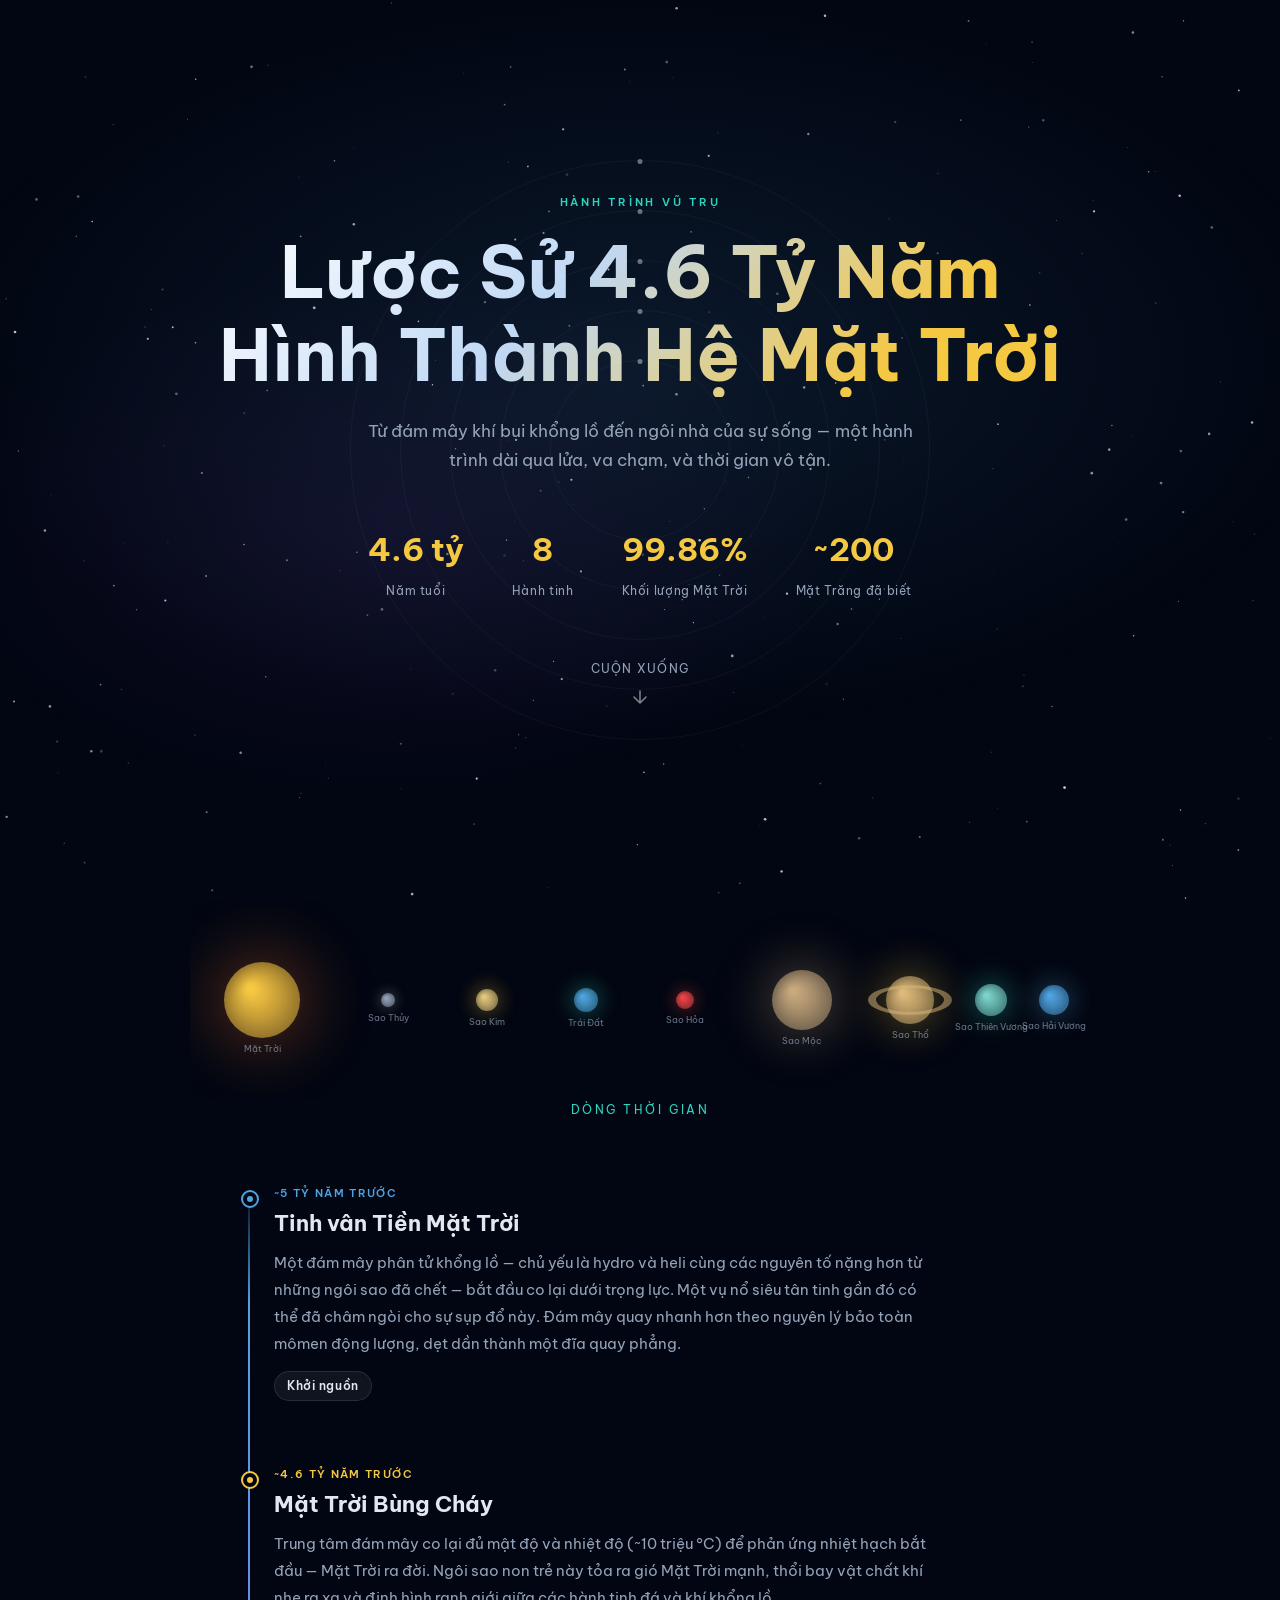
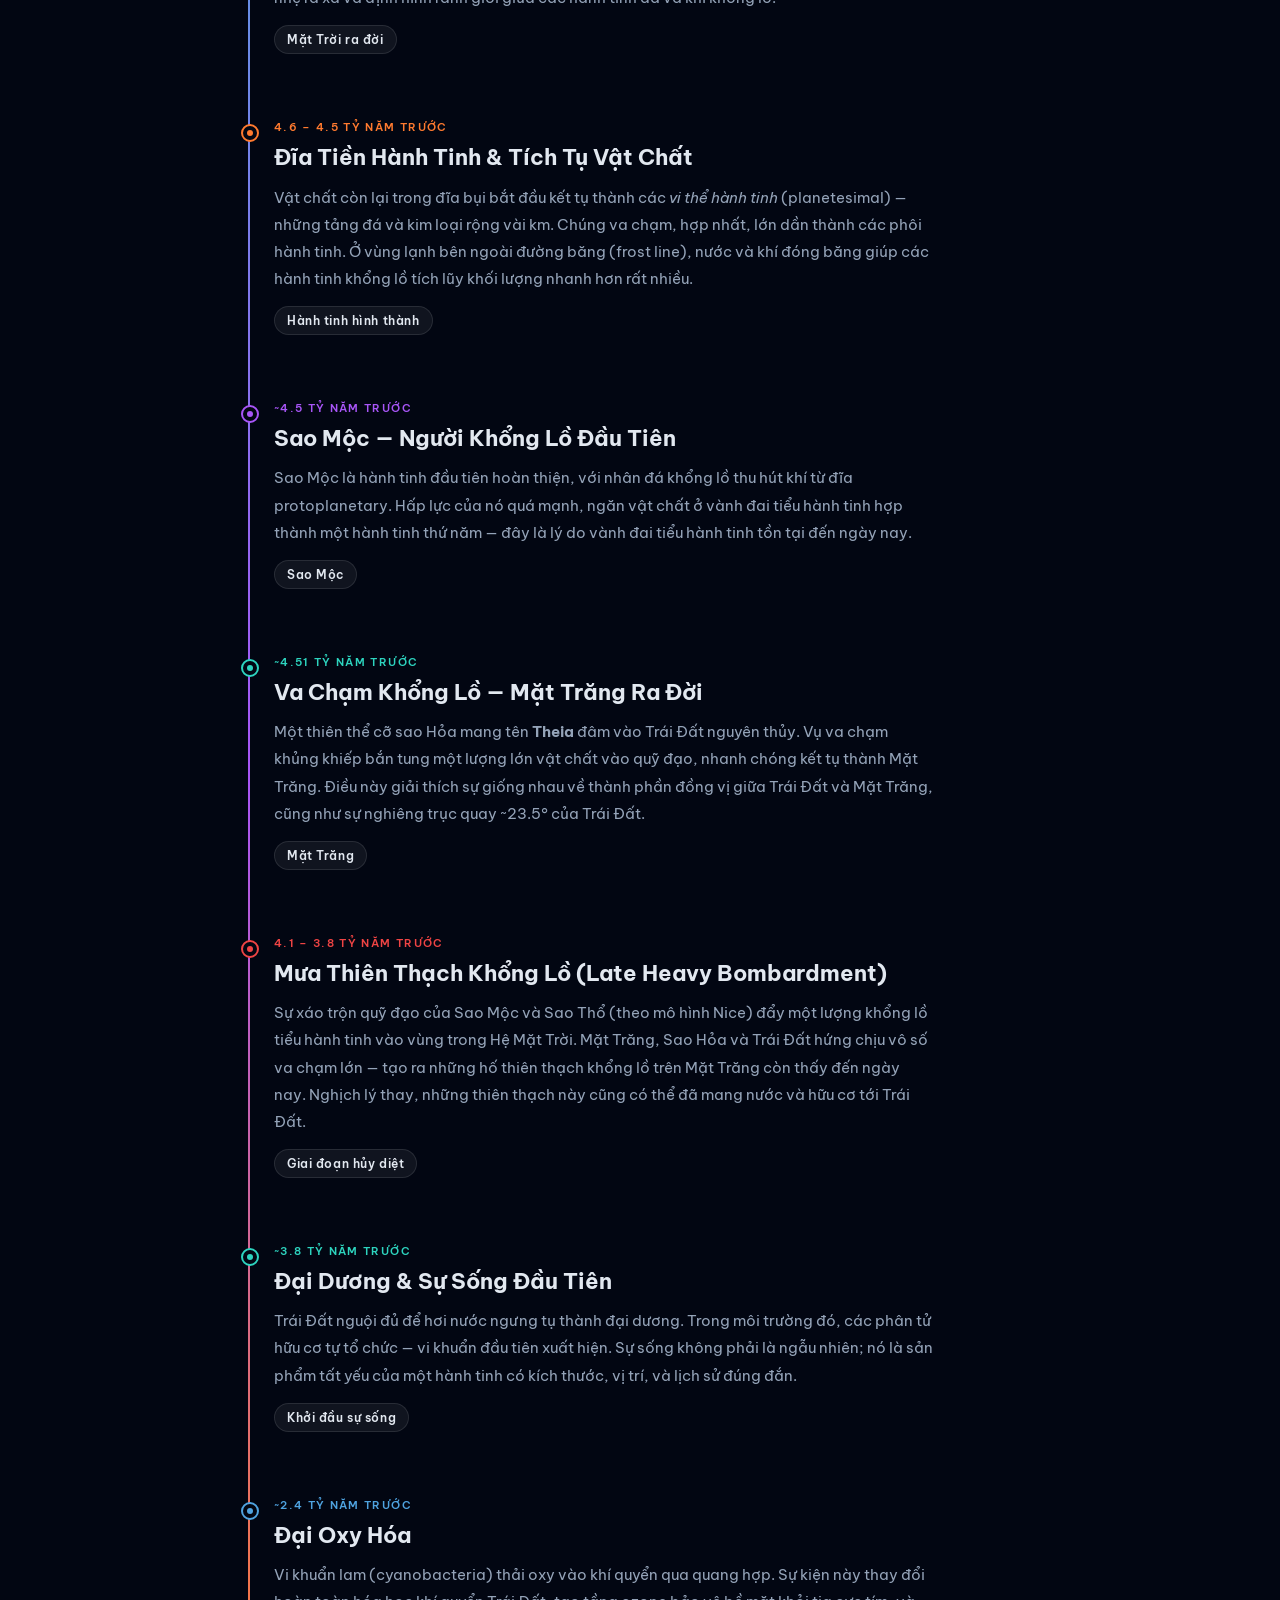
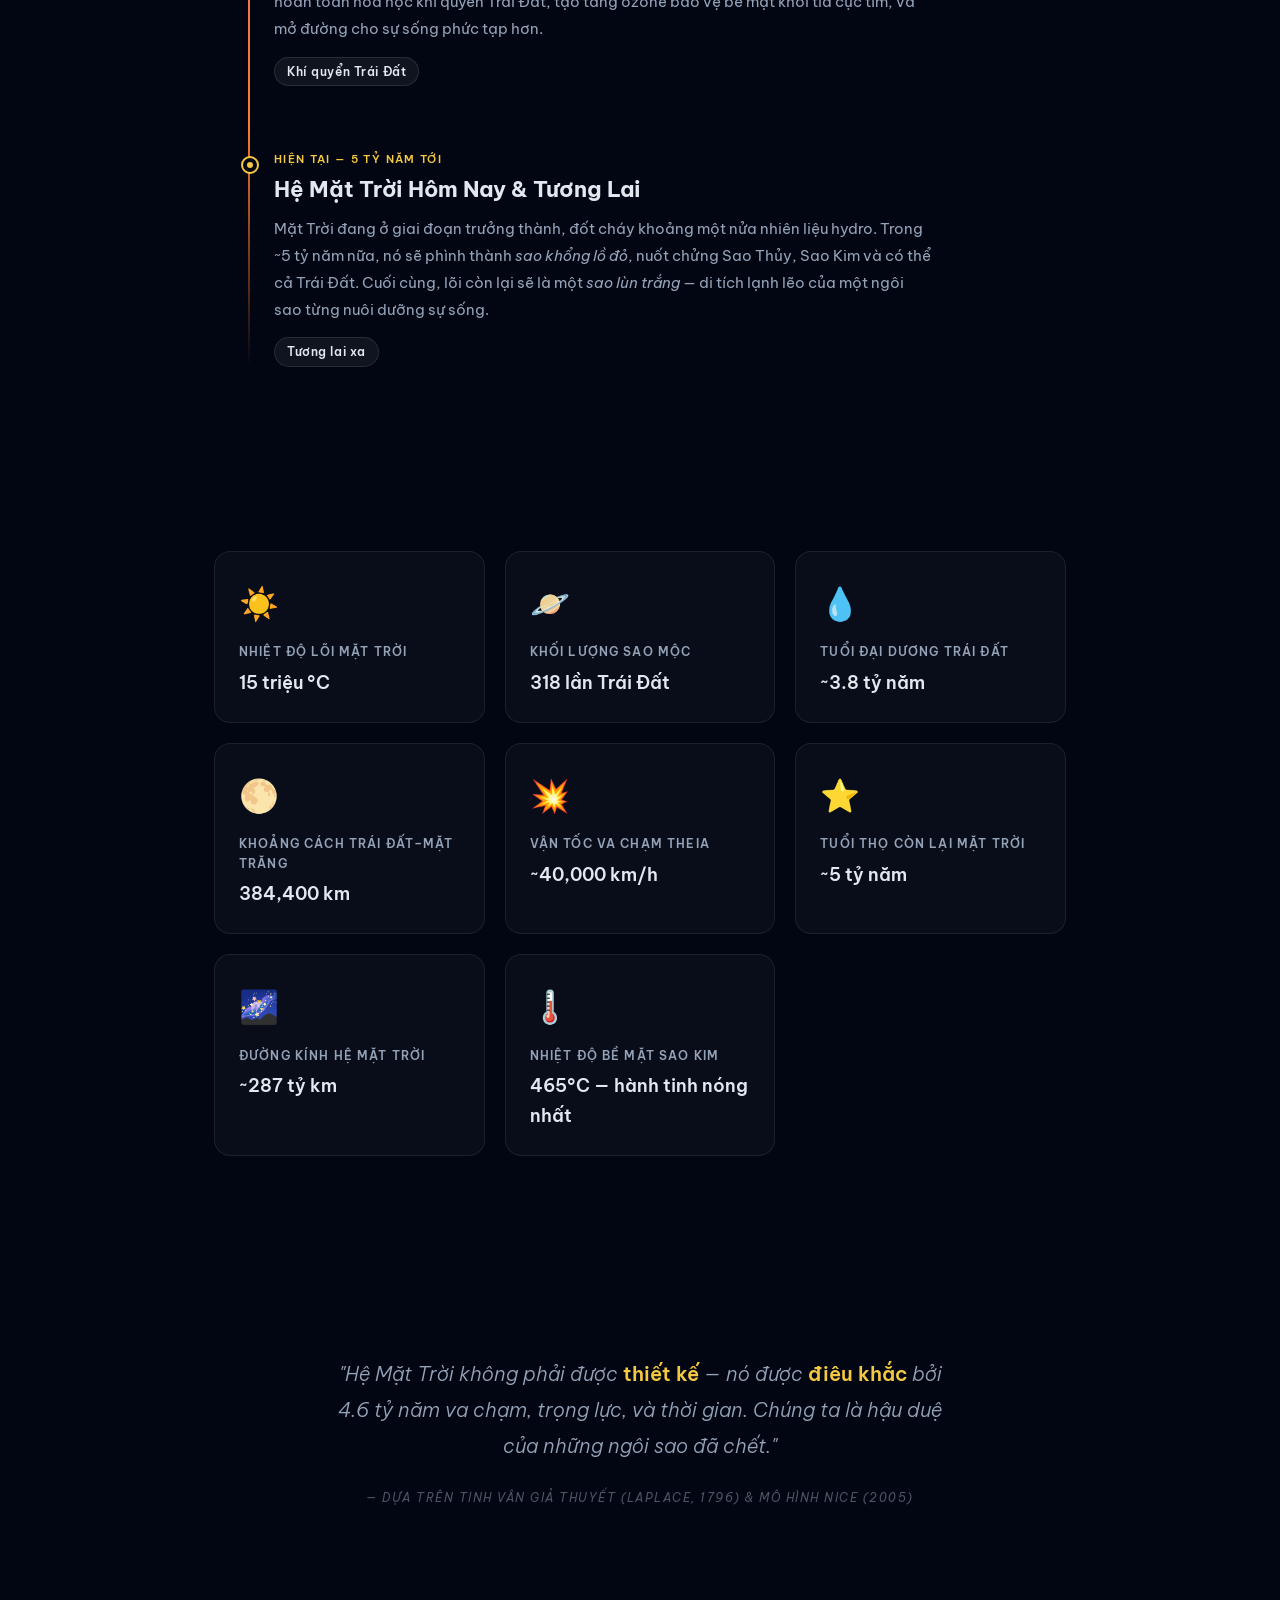
<file: solar-system-history.html>
<!DOCTYPE html>
<html lang="vi">
<head>
<meta charset="UTF-8">
<meta name="viewport" content="width=device-width, initial-scale=1.0">
<title>Lược Sử Hệ Mặt Trời — 4.6 Tỷ Năm</title>
<style>
  @import url('https://fonts.googleapis.com/css2?family=Be+Vietnam+Pro:wght@300;400;500;600;700&display=swap');

  :root {
    --bg: #020612;
    --nebula1: #0a0e2e;
    --nebula2: #0d1b3e;
    --gold: #f5c842;
    --orange: #ff7a2f;
    --blue: #4fa3e0;
    --teal: #2dd4bf;
    --red: #ef4444;
    --purple: #a855f7;
    --text: #e2e8f0;
    --muted: #94a3b8;
    --line: rgba(255,255,255,0.08);
  }

  * { margin: 0; padding: 0; box-sizing: border-box; }

  html { scroll-behavior: smooth; }

  body {
    background: var(--bg);
    color: var(--text);
    font-family: 'Be Vietnam Pro', sans-serif;
    font-size: 15px;
    line-height: 1.7;
    overflow-x: hidden;
  }

  /* ── Starfield ── */
  #stars-canvas {
    position: fixed;
    inset: 0;
    pointer-events: none;
    z-index: 0;
  }

  /* ── Hero ── */
  .hero {
    position: relative;
    z-index: 1;
    min-height: 100vh;
    display: flex;
    flex-direction: column;
    align-items: center;
    justify-content: center;
    text-align: center;
    padding: 60px 24px;
    background: radial-gradient(ellipse 80% 60% at 50% 40%, rgba(79,163,224,0.12) 0%, transparent 70%),
                radial-gradient(ellipse 60% 50% at 30% 60%, rgba(168,85,247,0.08) 0%, transparent 60%);
  }

  .hero-eyebrow {
    font-size: 11px;
    font-weight: 600;
    letter-spacing: 0.25em;
    text-transform: uppercase;
    color: var(--teal);
    margin-bottom: 20px;
  }

  .hero h1 {
    font-size: clamp(2.4rem, 6vw, 4.5rem);
    font-weight: 700;
    line-height: 1.15;
    background: linear-gradient(135deg, #fff 0%, #c0d8f5 40%, var(--gold) 80%);
    -webkit-background-clip: text;
    -webkit-text-fill-color: transparent;
    background-clip: text;
    margin-bottom: 20px;
  }

  .hero-sub {
    max-width: 580px;
    color: var(--muted);
    font-size: 1.05rem;
    margin-bottom: 48px;
  }

  .hero-stats {
    display: flex;
    gap: 48px;
    flex-wrap: wrap;
    justify-content: center;
    margin-bottom: 56px;
  }

  .hero-stat { text-align: center; }
  .hero-stat .num {
    display: block;
    font-size: 2rem;
    font-weight: 700;
    color: var(--gold);
  }
  .hero-stat .lbl {
    font-size: 0.78rem;
    color: var(--muted);
    letter-spacing: 0.05em;
  }

  .scroll-hint {
    display: flex;
    flex-direction: column;
    align-items: center;
    gap: 8px;
    color: var(--muted);
    font-size: 0.78rem;
    letter-spacing: 0.1em;
    text-transform: uppercase;
    animation: bounce 2s infinite;
  }
  .scroll-hint svg { opacity: 0.5; }

  @keyframes bounce {
    0%,100% { transform: translateY(0); }
    50% { transform: translateY(8px); }
  }

  /* ── Solar System Orbits (decorative) ── */
  .orbits-container {
    position: absolute;
    top: 50%;
    left: 50%;
    transform: translate(-50%,-50%);
    pointer-events: none;
    z-index: 0;
  }

  .orbit-ring {
    position: absolute;
    border-radius: 50%;
    border: 1px solid rgba(255,255,255,0.04);
    top: 50%;
    left: 50%;
    transform: translate(-50%,-50%);
    animation: spinOrbit linear infinite;
  }

  @keyframes spinOrbit {
    from { transform: translate(-50%,-50%) rotate(0deg); }
    to { transform: translate(-50%,-50%) rotate(360deg); }
  }

  /* ── Timeline ── */
  .section {
    position: relative;
    z-index: 1;
    max-width: 860px;
    margin: 0 auto;
    padding: 0 24px 120px;
  }

  .section-title {
    text-align: center;
    font-size: 0.72rem;
    letter-spacing: 0.22em;
    text-transform: uppercase;
    color: var(--teal);
    margin-bottom: 64px;
  }

  .timeline {
    position: relative;
    padding-left: 40px;
  }

  .timeline::before {
    content: '';
    position: absolute;
    left: 14px;
    top: 0;
    bottom: 0;
    width: 2px;
    background: linear-gradient(to bottom, transparent, var(--blue) 5%, var(--purple) 50%, var(--orange) 90%, transparent);
  }

  .era {
    position: relative;
    margin-bottom: 64px;
    opacity: 0;
    transform: translateX(-24px);
    transition: opacity 0.6s ease, transform 0.6s ease;
  }
  .era.visible {
    opacity: 1;
    transform: translateX(0);
  }

  .era-dot {
    position: absolute;
    left: -33px;
    top: 6px;
    width: 18px;
    height: 18px;
    border-radius: 50%;
    border: 2px solid currentColor;
    background: var(--bg);
    display: flex;
    align-items: center;
    justify-content: center;
  }
  .era-dot::after {
    content: '';
    width: 6px;
    height: 6px;
    border-radius: 50%;
    background: currentColor;
  }

  .era-time {
    font-size: 0.7rem;
    font-weight: 600;
    letter-spacing: 0.12em;
    text-transform: uppercase;
    margin-bottom: 6px;
  }

  .era-title {
    font-size: 1.35rem;
    font-weight: 700;
    margin-bottom: 12px;
    line-height: 1.3;
  }

  .era-body {
    color: var(--muted);
    font-size: 0.94rem;
    line-height: 1.8;
    max-width: 660px;
  }

  .era-tag {
    display: inline-block;
    margin-top: 14px;
    padding: 4px 12px;
    border-radius: 99px;
    font-size: 0.72rem;
    font-weight: 600;
    letter-spacing: 0.05em;
    background: rgba(255,255,255,0.06);
    border: 1px solid rgba(255,255,255,0.1);
  }

  /* color themes */
  .era.c-blue   .era-dot, .era.c-blue   .era-time { color: var(--blue); }
  .era.c-gold   .era-dot, .era.c-gold   .era-time { color: var(--gold); }
  .era.c-orange .era-dot, .era.c-orange .era-time { color: var(--orange); }
  .era.c-teal   .era-dot, .era.c-teal   .era-time { color: var(--teal); }
  .era.c-red    .era-dot, .era.c-red    .era-time { color: var(--red); }
  .era.c-purple .era-dot, .era.c-purple .era-time { color: var(--purple); }
  .era.c-white  .era-dot, .era.c-white  .era-time { color: #fff; }

  /* ── Fact Cards ── */
  .facts-grid {
    position: relative;
    z-index: 1;
    display: grid;
    grid-template-columns: repeat(auto-fill, minmax(240px, 1fr));
    gap: 20px;
    max-width: 900px;
    margin: 0 auto 120px;
    padding: 0 24px;
  }

  .fact-card {
    background: rgba(255,255,255,0.03);
    border: 1px solid var(--line);
    border-radius: 16px;
    padding: 24px;
    transition: border-color 0.3s, background 0.3s;
    opacity: 0;
    transform: translateY(20px);
    transition: opacity 0.5s ease, transform 0.5s ease, border-color 0.3s, background 0.3s;
  }
  .fact-card.visible {
    opacity: 1;
    transform: translateY(0);
  }
  .fact-card:hover {
    background: rgba(255,255,255,0.06);
    border-color: rgba(255,255,255,0.18);
  }

  .fact-icon {
    font-size: 2rem;
    margin-bottom: 12px;
  }
  .fact-label {
    font-size: 0.72rem;
    font-weight: 600;
    letter-spacing: 0.1em;
    text-transform: uppercase;
    color: var(--muted);
    margin-bottom: 6px;
  }
  .fact-value {
    font-size: 1.1rem;
    font-weight: 600;
    color: var(--text);
  }

  /* ── Closing quote ── */
  .closing {
    position: relative;
    z-index: 1;
    text-align: center;
    padding: 80px 24px 120px;
    max-width: 680px;
    margin: 0 auto;
  }
  .closing blockquote {
    font-size: 1.25rem;
    font-weight: 300;
    font-style: italic;
    color: var(--muted);
    line-height: 1.8;
    margin-bottom: 20px;
  }
  .closing blockquote strong {
    color: var(--gold);
    font-style: normal;
    font-weight: 600;
  }
  .closing cite {
    font-size: 0.78rem;
    letter-spacing: 0.12em;
    text-transform: uppercase;
    color: rgba(148,163,184,0.5);
  }

  /* ── Planet canvas ── */
  #planet-canvas {
    position: relative;
    z-index: 1;
    display: block;
    margin: 0 auto;
    width: 100%;
    max-width: 900px;
    height: 200px;
  }
</style>
</head>
<body>

<canvas id="stars-canvas"></canvas>

<!-- ── HERO ── -->
<section class="hero">
  <div class="orbits-container" aria-hidden="true" id="orbits"></div>

  <p class="hero-eyebrow">Hành trình vũ trụ</p>
  <h1>Lược Sử 4.6 Tỷ Năm<br>Hình Thành Hệ Mặt Trời</h1>
  <p class="hero-sub">Từ đám mây khí bụi khổng lồ đến ngôi nhà của sự sống — một hành trình dài qua lửa, va chạm, và thời gian vô tận.</p>

  <div class="hero-stats">
    <div class="hero-stat">
      <span class="num">4.6 tỷ</span>
      <span class="lbl">Năm tuổi</span>
    </div>
    <div class="hero-stat">
      <span class="num">8</span>
      <span class="lbl">Hành tinh</span>
    </div>
    <div class="hero-stat">
      <span class="num">99.86%</span>
      <span class="lbl">Khối lượng Mặt Trời</span>
    </div>
    <div class="hero-stat">
      <span class="num">~200</span>
      <span class="lbl">Mặt Trăng đã biết</span>
    </div>
  </div>

  <div class="scroll-hint">
    <span>Cuộn xuống</span>
    <svg width="20" height="20" viewBox="0 0 20 20" fill="none">
      <path d="M10 4v12M4 10l6 6 6-6" stroke="white" stroke-width="1.5" stroke-linecap="round" stroke-linejoin="round"/>
    </svg>
  </div>
</section>

<!-- ── PLANET STRIP ── -->
<canvas id="planet-canvas" aria-hidden="true"></canvas>

<!-- ── TIMELINE ── -->
<section class="section">
  <p class="section-title">Dòng thời gian</p>
  <div class="timeline" id="timeline">

    <div class="era c-blue">
      <div class="era-dot"></div>
      <div class="era-time">~5 tỷ năm trước</div>
      <div class="era-title">Tinh vân Tiền Mặt Trời</div>
      <div class="era-body">Một đám mây phân tử khổng lồ — chủ yếu là hydro và heli cùng các nguyên tố nặng hơn từ những ngôi sao đã chết — bắt đầu co lại dưới trọng lực. Một vụ nổ siêu tân tinh gần đó có thể đã châm ngòi cho sự sụp đổ này. Đám mây quay nhanh hơn theo nguyên lý bảo toàn mômen động lượng, dẹt dần thành một đĩa quay phẳng.</div>
      <span class="era-tag">Khởi nguồn</span>
    </div>

    <div class="era c-gold">
      <div class="era-dot"></div>
      <div class="era-time">~4.6 tỷ năm trước</div>
      <div class="era-title">Mặt Trời Bùng Cháy</div>
      <div class="era-body">Trung tâm đám mây co lại đủ mật độ và nhiệt độ (~10 triệu °C) để phản ứng nhiệt hạch bắt đầu — Mặt Trời ra đời. Ngôi sao non trẻ này tỏa ra gió Mặt Trời mạnh, thổi bay vật chất khí nhẹ ra xa và định hình ranh giới giữa các hành tinh đá và khí khổng lồ.</div>
      <span class="era-tag">Mặt Trời ra đời</span>
    </div>

    <div class="era c-orange">
      <div class="era-dot"></div>
      <div class="era-time">4.6 – 4.5 tỷ năm trước</div>
      <div class="era-title">Đĩa Tiền Hành Tinh & Tích Tụ Vật Chất</div>
      <div class="era-body">Vật chất còn lại trong đĩa bụi bắt đầu kết tụ thành các <em>vi thể hành tinh</em> (planetesimal) — những tảng đá và kim loại rộng vài km. Chúng va chạm, hợp nhất, lớn dần thành các phôi hành tinh. Ở vùng lạnh bên ngoài đường băng (frost line), nước và khí đóng băng giúp các hành tinh khổng lồ tích lũy khối lượng nhanh hơn rất nhiều.</div>
      <span class="era-tag">Hành tinh hình thành</span>
    </div>

    <div class="era c-purple">
      <div class="era-dot"></div>
      <div class="era-time">~4.5 tỷ năm trước</div>
      <div class="era-title">Sao Mộc — Người Khổng Lồ Đầu Tiên</div>
      <div class="era-body">Sao Mộc là hành tinh đầu tiên hoàn thiện, với nhân đá khổng lồ thu hút khí từ đĩa protoplanetary. Hấp lực của nó quá mạnh, ngăn vật chất ở vành đai tiểu hành tinh hợp thành một hành tinh thứ năm — đây là lý do vành đai tiểu hành tinh tồn tại đến ngày nay.</div>
      <span class="era-tag">Sao Mộc</span>
    </div>

    <div class="era c-teal">
      <div class="era-dot"></div>
      <div class="era-time">~4.51 tỷ năm trước</div>
      <div class="era-title">Va Chạm Khổng Lồ — Mặt Trăng Ra Đời</div>
      <div class="era-body">Một thiên thể cỡ sao Hỏa mang tên <strong>Theia</strong> đâm vào Trái Đất nguyên thủy. Vụ va chạm khủng khiếp bắn tung một lượng lớn vật chất vào quỹ đạo, nhanh chóng kết tụ thành Mặt Trăng. Điều này giải thích sự giống nhau về thành phần đồng vị giữa Trái Đất và Mặt Trăng, cũng như sự nghiêng trục quay ~23.5° của Trái Đất.</div>
      <span class="era-tag">Mặt Trăng</span>
    </div>

    <div class="era c-red">
      <div class="era-dot"></div>
      <div class="era-time">4.1 – 3.8 tỷ năm trước</div>
      <div class="era-title">Mưa Thiên Thạch Khổng Lồ (Late Heavy Bombardment)</div>
      <div class="era-body">Sự xáo trộn quỹ đạo của Sao Mộc và Sao Thổ (theo mô hình Nice) đẩy một lượng khổng lồ tiểu hành tinh vào vùng trong Hệ Mặt Trời. Mặt Trăng, Sao Hỏa và Trái Đất hứng chịu vô số va chạm lớn — tạo ra những hố thiên thạch khổng lồ trên Mặt Trăng còn thấy đến ngày nay. Nghịch lý thay, những thiên thạch này cũng có thể đã mang nước và hữu cơ tới Trái Đất.</div>
      <span class="era-tag">Giai đoạn hủy diệt</span>
    </div>

    <div class="era c-teal">
      <div class="era-dot"></div>
      <div class="era-time">~3.8 tỷ năm trước</div>
      <div class="era-title">Đại Dương & Sự Sống Đầu Tiên</div>
      <div class="era-body">Trái Đất nguội đủ để hơi nước ngưng tụ thành đại dương. Trong môi trường đó, các phân tử hữu cơ tự tổ chức — vi khuẩn đầu tiên xuất hiện. Sự sống không phải là ngẫu nhiên; nó là sản phẩm tất yếu của một hành tinh có kích thước, vị trí, và lịch sử đúng đắn.</div>
      <span class="era-tag">Khởi đầu sự sống</span>
    </div>

    <div class="era c-blue">
      <div class="era-dot"></div>
      <div class="era-time">~2.4 tỷ năm trước</div>
      <div class="era-title">Đại Oxy Hóa</div>
      <div class="era-body">Vi khuẩn lam (cyanobacteria) thải oxy vào khí quyển qua quang hợp. Sự kiện này thay đổi hoàn toàn hóa học khí quyển Trái Đất, tạo tầng ozone bảo vệ bề mặt khỏi tia cực tím, và mở đường cho sự sống phức tạp hơn.</div>
      <span class="era-tag">Khí quyển Trái Đất</span>
    </div>

    <div class="era c-gold">
      <div class="era-dot"></div>
      <div class="era-time">Hiện tại — 5 tỷ năm tới</div>
      <div class="era-title">Hệ Mặt Trời Hôm Nay & Tương Lai</div>
      <div class="era-body">Mặt Trời đang ở giai đoạn trưởng thành, đốt cháy khoảng một nửa nhiên liệu hydro. Trong ~5 tỷ năm nữa, nó sẽ phình thành <em>sao khổng lồ đỏ</em>, nuốt chửng Sao Thủy, Sao Kim và có thể cả Trái Đất. Cuối cùng, lõi còn lại sẽ là một <em>sao lùn trắng</em> — di tích lạnh lẽo của một ngôi sao từng nuôi dưỡng sự sống.</div>
      <span class="era-tag">Tương lai xa</span>
    </div>

  </div>
</section>

<!-- ── FACTS GRID ── -->
<div class="facts-grid" id="facts-grid">
  <div class="fact-card">
    <div class="fact-icon">☀️</div>
    <div class="fact-label">Nhiệt độ lõi Mặt Trời</div>
    <div class="fact-value">15 triệu °C</div>
  </div>
  <div class="fact-card">
    <div class="fact-icon">🪐</div>
    <div class="fact-label">Khối lượng Sao Mộc</div>
    <div class="fact-value">318 lần Trái Đất</div>
  </div>
  <div class="fact-card">
    <div class="fact-icon">💧</div>
    <div class="fact-label">Tuổi đại dương Trái Đất</div>
    <div class="fact-value">~3.8 tỷ năm</div>
  </div>
  <div class="fact-card">
    <div class="fact-icon">🌕</div>
    <div class="fact-label">Khoảng cách Trái Đất–Mặt Trăng</div>
    <div class="fact-value">384,400 km</div>
  </div>
  <div class="fact-card">
    <div class="fact-icon">💥</div>
    <div class="fact-label">Vận tốc va chạm Theia</div>
    <div class="fact-value">~40,000 km/h</div>
  </div>
  <div class="fact-card">
    <div class="fact-icon">⭐</div>
    <div class="fact-label">Tuổi thọ còn lại Mặt Trời</div>
    <div class="fact-value">~5 tỷ năm</div>
  </div>
  <div class="fact-card">
    <div class="fact-icon">🌌</div>
    <div class="fact-label">Đường kính Hệ Mặt Trời</div>
    <div class="fact-value">~287 tỷ km</div>
  </div>
  <div class="fact-card">
    <div class="fact-icon">🌡️</div>
    <div class="fact-label">Nhiệt độ bề mặt Sao Kim</div>
    <div class="fact-value">465°C — hành tinh nóng nhất</div>
  </div>
</div>

<!-- ── CLOSING ── -->
<div class="closing">
  <blockquote>
    "Hệ Mặt Trời không phải được <strong>thiết kế</strong> — nó được <strong>điêu khắc</strong> bởi 4.6 tỷ năm va chạm, trọng lực, và thời gian. Chúng ta là hậu duệ của những ngôi sao đã chết."
  </blockquote>
  <cite>— Dựa trên Tinh vân Giả thuyết (Laplace, 1796) & Mô hình Nice (2005)</cite>
</div>

<script>
// ── Stars ──
(function() {
  const c = document.getElementById('stars-canvas');
  const ctx = c.getContext('2d');
  let stars = [];

  function resize() {
    c.width = window.innerWidth;
    c.height = window.innerHeight;
  }

  function initStars(n) {
    stars = [];
    for (let i = 0; i < n; i++) {
      stars.push({
        x: Math.random() * c.width,
        y: Math.random() * c.height,
        r: Math.random() * 1.2 + 0.2,
        a: Math.random(),
        da: (Math.random() - 0.5) * 0.005
      });
    }
  }

  function drawStars() {
    ctx.clearRect(0, 0, c.width, c.height);
    for (const s of stars) {
      s.a += s.da;
      if (s.a < 0 || s.a > 1) s.da *= -1;
      ctx.beginPath();
      ctx.arc(s.x, s.y, s.r, 0, Math.PI * 2);
      ctx.fillStyle = `rgba(255,255,255,${s.a * 0.8})`;
      ctx.fill();
    }
    requestAnimationFrame(drawStars);
  }

  window.addEventListener('resize', () => { resize(); initStars(280); });
  resize();
  initStars(280);
  drawStars();
})();

// ── Orbits (hero decoration) ──
(function() {
  const container = document.getElementById('orbits');
  const sizes = [180, 280, 380, 480, 580];
  const durations = [60, 90, 130, 180, 240];
  sizes.forEach((s, i) => {
    const ring = document.createElement('div');
    ring.className = 'orbit-ring';
    ring.style.cssText = `width:${s}px;height:${s}px;animation-duration:${durations[i]}s;`;
    const dot = document.createElement('div');
    dot.style.cssText = `position:absolute;width:5px;height:5px;border-radius:50%;top:-2.5px;left:50%;transform:translateX(-50%);background:rgba(255,255,255,0.4);`;
    ring.appendChild(dot);
    container.appendChild(ring);
  });
})();

// ── Planet strip canvas ──
(function() {
  const c = document.getElementById('planet-canvas');
  const ctx = c.getContext('2d');
  c.width = Math.min(window.innerWidth, 900);
  c.height = 200;

  const planets = [
    { name: 'Mặt Trời', r: 38, color: '#f5c842', glow: '#ff7a2f', x: 0.08 },
    { name: 'Sao Thủy', r: 7, color: '#94a3b8', glow: '#94a3b8', x: 0.22 },
    { name: 'Sao Kim', r: 11, color: '#e2c97e', glow: '#f5c842', x: 0.33 },
    { name: 'Trái Đất', r: 12, color: '#4fa3e0', glow: '#2dd4bf', x: 0.44 },
    { name: 'Sao Hỏa', r: 9, color: '#ef4444', glow: '#ef4444', x: 0.55 },
    { name: 'Sao Mộc', r: 30, color: '#c8a97e', glow: '#c8a97e', x: 0.68 },
    { name: 'Sao Thổ', r: 24, color: '#ddb97a', glow: '#f5c842', x: 0.80, ring: true },
    { name: 'Sao Thiên Vương', r: 16, color: '#7dd3ca', glow: '#2dd4bf', x: 0.89 },
    { name: 'Sao Hải Vương', r: 15, color: '#4fa3e0', glow: '#4fa3e0', x: 0.96 },
  ];

  const cy = c.height / 2;

  function draw() {
    ctx.clearRect(0, 0, c.width, c.height);

    for (const p of planets) {
      const cx = p.x * c.width;

      // glow
      const grad = ctx.createRadialGradient(cx, cy, 0, cx, cy, p.r * 3);
      grad.addColorStop(0, p.glow + '55');
      grad.addColorStop(1, 'transparent');
      ctx.beginPath();
      ctx.arc(cx, cy, p.r * 3, 0, Math.PI * 2);
      ctx.fillStyle = grad;
      ctx.fill();

      // ring (Saturn)
      if (p.ring) {
        ctx.save();
        ctx.translate(cx, cy);
        ctx.scale(1, 0.35);
        ctx.beginPath();
        ctx.arc(0, 0, p.r + 14, 0, Math.PI * 2);
        ctx.strokeStyle = 'rgba(221,185,122,0.5)';
        ctx.lineWidth = 8;
        ctx.stroke();
        ctx.restore();
      }

      // planet
      const pGrad = ctx.createRadialGradient(cx - p.r*0.3, cy - p.r*0.3, p.r*0.1, cx, cy, p.r);
      pGrad.addColorStop(0, p.color + 'ff');
      pGrad.addColorStop(1, p.color + '88');
      ctx.beginPath();
      ctx.arc(cx, cy, p.r, 0, Math.PI * 2);
      ctx.fillStyle = pGrad;
      ctx.fill();

      // label
      ctx.fillStyle = 'rgba(148,163,184,0.7)';
      ctx.font = '9px "Be Vietnam Pro", sans-serif';
      ctx.textAlign = 'center';
      ctx.fillText(p.name, cx, cy + p.r + 14);
    }
  }

  draw();
  window.addEventListener('resize', () => {
    c.width = Math.min(window.innerWidth, 900);
    draw();
  });
})();

// ── Scroll-triggered animations ──
(function() {
  const eras = document.querySelectorAll('.era');
  const cards = document.querySelectorAll('.fact-card');

  const observer = new IntersectionObserver((entries) => {
    entries.forEach((entry, i) => {
      if (entry.isIntersecting) {
        setTimeout(() => entry.target.classList.add('visible'), 80);
        observer.unobserve(entry.target);
      }
    });
  }, { threshold: 0.15 });

  eras.forEach(el => observer.observe(el));

  const cardObserver = new IntersectionObserver((entries) => {
    entries.forEach((entry, i) => {
      if (entry.isIntersecting) {
        const idx = [...cards].indexOf(entry.target);
        setTimeout(() => entry.target.classList.add('visible'), idx * 60);
        cardObserver.unobserve(entry.target);
      }
    });
  }, { threshold: 0.1 });

  cards.forEach(el => cardObserver.observe(el));
})();
</script>
</body>
</html>
</file>
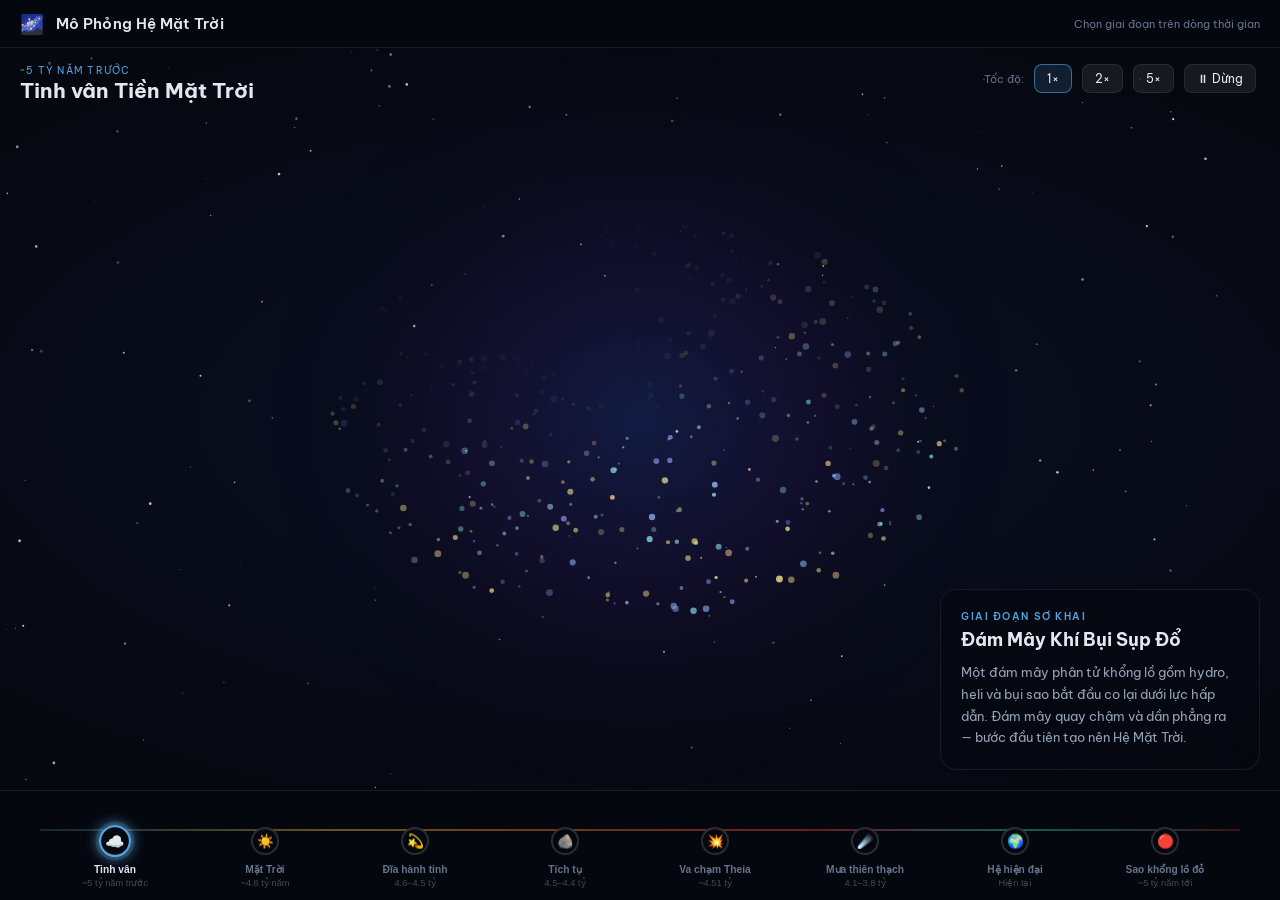
<file: solar-system-simulator.html>
<!DOCTYPE html>
<html lang="vi">
<head>
<meta charset="UTF-8">
<meta name="viewport" content="width=device-width, initial-scale=1.0">
<title>Mô Phỏng Hệ Mặt Trời — Qua Các Giai Đoạn</title>
<style>
@import url('https://fonts.googleapis.com/css2?family=Be+Vietnam+Pro:ital,wght@0,300;0,400;0,500;0,600;0,700;1,300&display=swap');

*, *::before, *::after { box-sizing: border-box; margin: 0; padding: 0; }

:root {
  --bg: #060810;
  --panel: rgba(10,14,30,0.92);
  --border: rgba(255,255,255,0.08);
  --gold: #f5c842;
  --orange: #ff7a2f;
  --blue: #4fa3e0;
  --teal: #2dd4bf;
  --red: #ef4444;
  --purple: #a855f7;
  --text: #e2e8f0;
  --muted: #64748b;
  --active-border: rgba(79,163,224,0.6);
}

html, body {
  height: 100%;
  background: var(--bg);
  color: var(--text);
  font-family: 'Be Vietnam Pro', sans-serif;
  overflow: hidden;
}

/* ── Layout ── */
.app {
  display: grid;
  grid-template-columns: 1fr;
  grid-template-rows: 48px 1fr auto;
  height: 100vh;
  gap: 0;
}

/* ── Header ── */
.header {
  display: flex;
  align-items: center;
  padding: 0 20px;
  border-bottom: 1px solid var(--border);
  background: rgba(6,8,16,0.95);
  backdrop-filter: blur(12px);
  gap: 12px;
  z-index: 10;
}
.header-icon { font-size: 1.2rem; }
.header h1 {
  font-size: 0.92rem;
  font-weight: 600;
  color: var(--text);
  letter-spacing: 0.02em;
}
.header-sub {
  font-size: 0.7rem;
  color: var(--muted);
  margin-left: auto;
}

/* ── Timeline bar ── */
.timeline-bar {
  position: relative;
  background: rgba(6,8,16,0.96);
  border-top: 1px solid var(--border);
  backdrop-filter: blur(16px);
  padding: 0 40px;
  display: flex;
  align-items: center;
  height: 110px;
  overflow: hidden;
  z-index: 10;
}

/* Connecting line */
.timeline-bar::before {
  content: '';
  position: absolute;
  left: 40px;
  right: 40px;
  top: 38px;
  height: 2px;
  background: linear-gradient(90deg,
    rgba(79,163,224,0.2) 0%,
    rgba(245,200,66,0.4) 25%,
    rgba(255,122,47,0.4) 45%,
    rgba(239,68,68,0.4) 65%,
    rgba(45,212,191,0.4) 82%,
    rgba(255,85,51,0.2) 100%
  );
  border-radius: 1px;
  pointer-events: none;
}

.timeline-stages {
  display: flex;
  width: 100%;
  justify-content: space-between;
  align-items: flex-start;
  position: relative;
}

.stage-btn {
  display: flex;
  flex-direction: column;
  align-items: center;
  gap: 0;
  cursor: pointer;
  border: none;
  background: none;
  color: var(--text);
  padding: 0;
  flex: 1;
  position: relative;
  transition: transform 0.2s;
}
.stage-btn:hover { transform: translateY(-2px); }
.stage-btn:hover .stage-dot { box-shadow: 0 0 0 4px rgba(255,255,255,0.1); }

.stage-dot {
  width: 28px;
  height: 28px;
  border-radius: 50%;
  border: 2px solid rgba(255,255,255,0.15);
  background: rgba(6,8,16,0.9);
  display: flex;
  align-items: center;
  justify-content: center;
  font-size: 0.85rem;
  transition: border-color 0.2s, box-shadow 0.2s, transform 0.2s;
  position: relative;
  z-index: 1;
  margin-top: 24px;
}

.stage-btn.active .stage-dot {
  border-color: currentColor;
  box-shadow: 0 0 0 3px rgba(255,255,255,0.08), 0 0 12px currentColor;
  transform: scale(1.15);
  background: rgba(6,8,16,0.98);
}

.stage-label-wrap {
  margin-top: 8px;
  text-align: center;
  pointer-events: none;
}
.stage-name {
  font-size: 0.64rem;
  font-weight: 600;
  line-height: 1.3;
  color: var(--muted);
  transition: color 0.2s;
  white-space: nowrap;
  max-width: 80px;
  overflow: hidden;
  text-overflow: ellipsis;
}
.stage-btn.active .stage-name { color: var(--text); }
.stage-time {
  font-size: 0.58rem;
  color: rgba(100,116,139,0.6);
  white-space: nowrap;
}

/* ── Canvas area ── */
.canvas-wrap {
  position: relative;
  overflow: hidden;
  background: radial-gradient(ellipse 100% 80% at 50% 50%, #0a1025 0%, var(--bg) 70%);
  min-height: 0;
}

#sim-canvas {
  display: block;
  width: 100%;
  height: 100%;
}

/* ── Info overlay ── */
.info-panel {
  position: absolute;
  bottom: 20px;
  right: 20px;
  width: 320px;
  background: rgba(6,8,16,0.88);
  border: 1px solid var(--border);
  border-radius: 16px;
  padding: 20px;
  backdrop-filter: blur(16px);
  transition: opacity 0.4s;
}

.info-era {
  font-size: 0.65rem;
  font-weight: 600;
  letter-spacing: 0.15em;
  text-transform: uppercase;
  margin-bottom: 6px;
}
.info-title {
  font-size: 1.1rem;
  font-weight: 700;
  margin-bottom: 10px;
  line-height: 1.3;
}
.info-body {
  font-size: 0.8rem;
  color: #94a3b8;
  line-height: 1.7;
}

/* ── Speed control ── */
.controls {
  position: absolute;
  top: 16px;
  right: 24px;
  display: flex;
  align-items: center;
  gap: 10px;
}
.ctrl-btn {
  background: rgba(255,255,255,0.07);
  border: 1px solid var(--border);
  color: var(--text);
  border-radius: 8px;
  padding: 6px 12px;
  font-size: 0.75rem;
  font-family: inherit;
  cursor: pointer;
  transition: background 0.2s;
  display: flex;
  align-items: center;
  gap: 6px;
}
.ctrl-btn:hover { background: rgba(255,255,255,0.12); }
.ctrl-btn.active {
  background: rgba(79,163,224,0.15);
  border-color: var(--active-border);
}
.speed-label {
  font-size: 0.68rem;
  color: var(--muted);
}

/* ── Stage label (top-left) ── */
.stage-label {
  position: absolute;
  top: 16px;
  left: 20px;
  pointer-events: none;
}
.stage-label .sl-time {
  font-size: 0.65rem;
  letter-spacing: 0.12em;
  text-transform: uppercase;
  margin-bottom: 2px;
}
.stage-label .sl-name {
  font-size: 1.3rem;
  font-weight: 700;
  line-height: 1.2;
}

@media (max-width: 700px) {
  .timeline-bar { padding: 0 12px; height: 96px; }
  .timeline-bar::before { left: 12px; right: 12px; top: 34px; }
  .stage-dot { width: 22px; height: 22px; font-size: 0.7rem; margin-top: 20px; }
  .stage-name { font-size: 0.56rem; max-width: 56px; }
  .stage-time { display: none; }
  .info-panel { width: calc(100% - 24px); left: 12px; right: 12px; }
}
</style>
</head>
<body>

<div class="app">

  <!-- Header -->
  <header class="header">
    <span class="header-icon">🌌</span>
    <h1>Mô Phỏng Hệ Mặt Trời</h1>
    <span class="header-sub">Chọn giai đoạn trên dòng thời gian</span>
  </header>

  <!-- Canvas -->
  <div class="canvas-wrap">
    <canvas id="sim-canvas"></canvas>

    <!-- Controls -->
    <div class="controls">
      <span class="speed-label">Tốc độ:</span>
      <button class="ctrl-btn active" id="speed1" onclick="setSpeed(1)">1×</button>
      <button class="ctrl-btn" id="speed2" onclick="setSpeed(2)">2×</button>
      <button class="ctrl-btn" id="speed5" onclick="setSpeed(5)">5×</button>
      <button class="ctrl-btn" id="pauseBtn" onclick="togglePause()">⏸ Dừng</button>
    </div>

    <!-- Stage label -->
    <div class="stage-label">
      <div class="sl-time" id="sl-time" style="color:#4fa3e0"></div>
      <div class="sl-name" id="sl-name"></div>
    </div>

    <!-- Info panel -->
    <div class="info-panel">
      <div class="info-era" id="info-era"></div>
      <div class="info-title" id="info-title"></div>
      <div class="info-body" id="info-body"></div>
    </div>
  </div>

  <!-- Timeline bar -->
  <div class="timeline-bar">
    <div class="timeline-stages">
      <button class="stage-btn active" data-stage="0" style="color:#4fa3e0">
        <div class="stage-dot">☁️</div>
        <div class="stage-label-wrap">
          <div class="stage-name">Tinh vân</div>
          <div class="stage-time">~5 tỷ năm trước</div>
        </div>
      </button>
      <button class="stage-btn" data-stage="1" style="color:#f5c842">
        <div class="stage-dot">☀️</div>
        <div class="stage-label-wrap">
          <div class="stage-name">Mặt Trời</div>
          <div class="stage-time">~4.6 tỷ năm</div>
        </div>
      </button>
      <button class="stage-btn" data-stage="2" style="color:#ff7a2f">
        <div class="stage-dot">💫</div>
        <div class="stage-label-wrap">
          <div class="stage-name">Đĩa hành tinh</div>
          <div class="stage-time">4.6–4.5 tỷ</div>
        </div>
      </button>
      <button class="stage-btn" data-stage="3" style="color:#a855f7">
        <div class="stage-dot">🪨</div>
        <div class="stage-label-wrap">
          <div class="stage-name">Tích tụ</div>
          <div class="stage-time">4.5–4.4 tỷ</div>
        </div>
      </button>
      <button class="stage-btn" data-stage="4" style="color:#ef4444">
        <div class="stage-dot">💥</div>
        <div class="stage-label-wrap">
          <div class="stage-name">Va chạm Theia</div>
          <div class="stage-time">~4.51 tỷ</div>
        </div>
      </button>
      <button class="stage-btn" data-stage="5" style="color:#f97316">
        <div class="stage-dot">☄️</div>
        <div class="stage-label-wrap">
          <div class="stage-name">Mưa thiên thạch</div>
          <div class="stage-time">4.1–3.8 tỷ</div>
        </div>
      </button>
      <button class="stage-btn" data-stage="6" style="color:#2dd4bf">
        <div class="stage-dot">🌍</div>
        <div class="stage-label-wrap">
          <div class="stage-name">Hệ hiện đại</div>
          <div class="stage-time">Hiện tại</div>
        </div>
      </button>
      <button class="stage-btn" data-stage="7" style="color:#ff5533">
        <div class="stage-dot">🔴</div>
        <div class="stage-label-wrap">
          <div class="stage-name">Sao khổng lồ đỏ</div>
          <div class="stage-time">~5 tỷ năm tới</div>
        </div>
      </button>
    </div>
  </div>

</div>

<script>
// ════════════════════════════════════════════════
//  CONFIG & STATE
// ════════════════════════════════════════════════
const canvas = document.getElementById('sim-canvas');
const ctx = canvas.getContext('2d');
let W = 0, H = 0, cx = 0, cy = 0;
let speedMult = 1;
let paused = false;
let currentStage = 0;
let t = 0;
let raf;
let stageParticles = [];

// ════════════════════════════════════════════════
//  STAGE DEFINITIONS
// ════════════════════════════════════════════════
const STAGES = [
  {
    id: 0,
    color: '#4fa3e0',
    time: '~5 tỷ năm trước',
    name: 'Tinh vân Tiền Mặt Trời',
    era: 'Giai đoạn sơ khai',
    title: 'Đám Mây Khí Bụi Sụp Đổ',
    body: 'Một đám mây phân tử khổng lồ gồm hydro, heli và bụi sao bắt đầu co lại dưới lực hấp dẫn. Đám mây quay chậm và dần phẳng ra — bước đầu tiên tạo nên Hệ Mặt Trời.',
    draw: drawNebula
  },
  {
    id: 1,
    color: '#f5c842',
    time: '~4.6 tỷ năm trước',
    name: 'Mặt Trời Bùng Cháy',
    era: 'Ngôi sao ra đời',
    title: 'Phản Ứng Nhiệt Hạch Bắt Đầu',
    body: 'Lõi của đám mây đạt 10 triệu °C — phản ứng tổng hợp hạt nhân bùng cháy. Mặt Trời non trẻ tỏa sáng, gió Mặt Trời thổi mạnh đẩy khí nhẹ ra phía ngoài.',
    draw: drawProtoSun
  },
  {
    id: 2,
    color: '#ff7a2f',
    time: '4.6 – 4.5 tỷ năm trước',
    name: 'Đĩa Tiền Hành Tinh',
    era: 'Đĩa bụi quay',
    title: 'Vật Chất Xoay Quanh Mặt Trời',
    body: 'Vật chất còn lại tạo thành một đĩa phẳng quay quanh Mặt Trời. Bụi và khí va chạm, kết tụ thành các hạt nhỏ dần — nền tảng cho các hành tinh.',
    draw: drawProtoDisk
  },
  {
    id: 3,
    color: '#a855f7',
    time: '4.5 – 4.4 tỷ năm trước',
    name: 'Tích Tụ Vi Thể Hành Tinh',
    era: 'Hành tinh hình thành',
    title: 'Planetesimal Va Chạm & Hợp Nhất',
    body: 'Các hạt bụi kết hợp thành khối đá km-scale (planetesimal). Chúng va chạm và hợp nhất tạo thành phôi hành tinh ngày càng lớn hơn. Ở vùng ngoài, khí lạnh giúp Sao Mộc lớn nhanh hơn.',
    draw: drawAccretion
  },
  {
    id: 4,
    color: '#ef4444',
    time: '~4.51 tỷ năm trước',
    name: 'Va Chạm Theia',
    era: 'Mặt Trăng ra đời',
    title: 'Theia Đâm Vào Trái Đất',
    body: 'Một thiên thể cỡ Sao Hỏa — Theia — đâm thẳng vào Trái Đất nguyên thủy. Vụ va chạm bắn ra vật chất khổng lồ, kết tụ thành Mặt Trăng trong vài triệu năm.',
    draw: drawTheiaImpact
  },
  {
    id: 5,
    color: '#ef4444',
    time: '4.1 – 3.8 tỷ năm trước',
    name: 'Mưa Thiên Thạch Khổng Lồ',
    era: 'Late Heavy Bombardment',
    title: 'Thiên Thạch Đổ Xuống Các Hành Tinh',
    body: 'Sự xáo trộn quỹ đạo Sao Mộc–Sao Thổ đẩy hàng triệu tiểu hành tinh vào vùng trong. Mặt Trăng và Trái Đất hứng chịu vô số va chạm tạo ra những hố khổng lồ.',
    draw: drawBombardment
  },
  {
    id: 6,
    color: '#2dd4bf',
    time: 'Hiện tại',
    name: 'Hệ Mặt Trời Hiện Đại',
    era: 'Hệ ổn định',
    title: '8 Hành Tinh Quanh Mặt Trời',
    body: 'Hệ Mặt Trời đã ổn định sau hàng tỷ năm. 8 hành tinh chuyển động theo quỹ đạo elip, được giữ cân bằng bởi trọng lực Mặt Trời và tương tác với nhau.',
    draw: drawModernSolarSystem
  },
  {
    id: 7,
    color: '#ff5533',
    time: '~5 tỷ năm tới',
    name: 'Sao Khổng Lồ Đỏ',
    era: 'Kết thúc',
    title: 'Mặt Trời Phình To Nuốt Trái Đất',
    body: 'Hết nhiên liệu hydro, lõi Mặt Trời co lại, lớp ngoài phình rộng thành sao khổng lồ đỏ — nuốt Sao Thủy, Sao Kim và Trái Đất. Cuối cùng chỉ còn sao lùn trắng lạnh lẽo.',
    draw: drawRedGiant
  }
];

// ════════════════════════════════════════════════
//  UTILITY
// ════════════════════════════════════════════════
function rand(a, b) { return a + Math.random() * (b - a); }
function randPM(r) { return rand(-r, r); }
function lerp(a, b, t) { return a + (b - a) * t; }
function clamp(v, lo, hi) { return Math.max(lo, Math.min(hi, v)); }
function hsl(h, s, l, a = 1) { return `hsla(${h},${s}%,${l}%,${a})`; }

function drawGlow(x, y, r, color, alpha = 0.5) {
  const g = ctx.createRadialGradient(x, y, 0, x, y, r);
  g.addColorStop(0, color.replace(')', `,${alpha})`).replace('rgb', 'rgba'));
  g.addColorStop(1, 'rgba(0,0,0,0)');
  ctx.beginPath();
  ctx.arc(x, y, r, 0, Math.PI * 2);
  ctx.fillStyle = g;
  ctx.fill();
}

function drawCircle(x, y, r, fill, stroke, sw = 1) {
  ctx.beginPath();
  ctx.arc(x, y, r, 0, Math.PI * 2);
  if (fill) { ctx.fillStyle = fill; ctx.fill(); }
  if (stroke) { ctx.strokeStyle = stroke; ctx.lineWidth = sw; ctx.stroke(); }
}

function starField(count = 120) {
  // Use seeded positions stored at init
  for (const s of stageParticles._stars || []) {
    ctx.globalAlpha = s.a;
    ctx.fillStyle = '#fff';
    ctx.beginPath();
    ctx.arc(s.x, s.y, s.r, 0, Math.PI * 2);
    ctx.fill();
  }
  ctx.globalAlpha = 1;
}

// ════════════════════════════════════════════════
//  STAGE 0 — NEBULA
// ════════════════════════════════════════════════
function initNebula() {
  const pts = [];
  const count = 400;
  for (let i = 0; i < count; i++) {
    const angle = Math.random() * Math.PI * 2;
    const dist = Math.pow(Math.random(), 0.5) * Math.min(W, H) * 0.44;
    pts.push({
      angle, dist,
      baseAngle: angle,
      baseDist: dist,
      r: rand(1, 3.5),
      opacity: rand(0.3, 0.9),
      color: Math.random() < 0.6
        ? `hsl(${rand(180, 240)},60%,70%)`
        : `hsl(${rand(30, 60)},80%,75%)`,
      speed: rand(0.0003, 0.001) * (Math.random() < 0.5 ? 1 : -1),
      contracting: rand(0, 0.0008)
    });
  }
  stageParticles.nebula = pts;
}

function drawNebula() {
  // Background glow
  const g1 = ctx.createRadialGradient(cx, cy, 0, cx, cy, Math.min(W, H) * 0.5);
  g1.addColorStop(0, 'rgba(30,50,120,0.35)');
  g1.addColorStop(0.5, 'rgba(60,20,100,0.15)');
  g1.addColorStop(1, 'rgba(0,0,0,0)');
  ctx.fillStyle = g1;
  ctx.fillRect(0, 0, W, H);

  const pts = stageParticles.nebula;
  const contraction = clamp(t * 0.00012, 0, 0.65);

  for (const p of pts) {
    p.angle += p.speed * speedMult;
    const dist = p.dist * (1 - contraction * p.contracting * 400);
    const x = cx + Math.cos(p.angle) * dist;
    const y = cy + Math.sin(p.angle) * dist * 0.6;
    ctx.beginPath();
    ctx.arc(x, y, p.r, 0, Math.PI * 2);
    ctx.fillStyle = p.color;
    ctx.globalAlpha = p.opacity * (0.5 + 0.5 * Math.sin(t * 0.01 + p.angle));
    ctx.fill();
  }
  ctx.globalAlpha = 1;

  // Core glow
  const coreBright = clamp(t * 0.0002, 0, 0.5);
  drawGlow(cx, cy, 80 * coreBright + 20, 'rgb(150,180,255)', coreBright);
}

// ════════════════════════════════════════════════
//  STAGE 1 — PROTO SUN
// ════════════════════════════════════════════════
function initProtoSun() {
  const flares = [];
  for (let i = 0; i < 12; i++) {
    flares.push({ angle: rand(0, Math.PI * 2), length: rand(0.6, 1.4), speed: rand(0.008, 0.02) });
  }
  stageParticles.protoSun = { flares, windParticles: [] };
  for (let i = 0; i < 80; i++) {
    const angle = rand(0, Math.PI * 2);
    stageParticles.protoSun.windParticles.push({
      angle,
      dist: rand(80, 200),
      speed: rand(0.5, 1.2),
      r: rand(1, 3),
      opacity: rand(0.3, 0.8),
      color: Math.random() < 0.5 ? '#f5c842' : '#ff7a2f'
    });
  }
}

function drawProtoSun() {
  const { flares, windParticles } = stageParticles.protoSun;
  const sunR = Math.min(W, H) * 0.12;
  const pulse = 1 + 0.04 * Math.sin(t * 0.04);

  // Glow layers
  for (const [r, alpha, color] of [
    [sunR * 4, 0.08, 'rgb(255,100,0)'],
    [sunR * 2.5, 0.18, 'rgb(255,160,40)'],
    [sunR * 1.5, 0.35, 'rgb(255,200,80)'],
  ]) {
    drawGlow(cx, cy, r * pulse, color, alpha);
  }

  // Corona flares
  ctx.save();
  ctx.translate(cx, cy);
  for (const f of flares) {
    f.angle += f.speed * speedMult * 0.5;
    ctx.save();
    ctx.rotate(f.angle);
    const len = sunR * (0.5 + 0.5 * f.length) * (0.85 + 0.15 * Math.sin(t * 0.05 + f.angle));
    const g = ctx.createLinearGradient(0, 0, len, 0);
    g.addColorStop(0, 'rgba(255,220,80,0.7)');
    g.addColorStop(1, 'rgba(255,100,0,0)');
    ctx.beginPath();
    ctx.moveTo(sunR * 0.8, 0);
    ctx.lineTo(sunR * 0.8 + len, rand(-8, 8));
    ctx.strokeStyle = g;
    ctx.lineWidth = rand(2, 6);
    ctx.stroke();
    ctx.restore();
  }
  ctx.restore();

  // Sun body
  const sunGrad = ctx.createRadialGradient(cx - sunR * 0.2, cy - sunR * 0.2, 0, cx, cy, sunR * pulse);
  sunGrad.addColorStop(0, '#fffde0');
  sunGrad.addColorStop(0.3, '#ffe080');
  sunGrad.addColorStop(0.7, '#ff8020');
  sunGrad.addColorStop(1, '#cc4400');
  drawCircle(cx, cy, sunR * pulse, sunGrad);

  // Solar wind particles
  for (const p of windParticles) {
    p.dist += p.speed * speedMult * 1.5;
    if (p.dist > Math.max(W, H) * 0.6) p.dist = sunR + 10;
    const x = cx + Math.cos(p.angle) * p.dist;
    const y = cy + Math.sin(p.angle) * p.dist;
    ctx.beginPath();
    ctx.arc(x, y, p.r * (1 - p.dist / (Math.max(W, H) * 0.6)), 0, Math.PI * 2);
    ctx.fillStyle = p.color;
    ctx.globalAlpha = p.opacity * (1 - p.dist / (Math.max(W, H) * 0.6));
    ctx.fill();
  }
  ctx.globalAlpha = 1;
}

// ════════════════════════════════════════════════
//  STAGE 2 — PROTO DISK
// ════════════════════════════════════════════════
function initProtoDisk() {
  const particles = [];
  for (let i = 0; i < 500; i++) {
    const angle = rand(0, Math.PI * 2);
    const dist = rand(60, Math.min(W, H) * 0.45);
    particles.push({
      angle, dist,
      speed: 0.3 / Math.sqrt(dist) * rand(0.8, 1.2),
      r: rand(0.8, 2.5),
      opacity: rand(0.4, 1),
      color: Math.random() < 0.5 ? '#ff7a2f' : (Math.random() < 0.5 ? '#f5c842' : '#94a3b8')
    });
  }
  stageParticles.protoDisk = particles;
}

function drawProtoDisk() {
  const sunR = Math.min(W, H) * 0.07;

  // Disk glow
  const diskG = ctx.createRadialGradient(cx, cy, sunR, cx, cy, Math.min(W, H) * 0.48);
  diskG.addColorStop(0, 'rgba(255,120,40,0.15)');
  diskG.addColorStop(0.4, 'rgba(200,100,30,0.06)');
  diskG.addColorStop(1, 'rgba(0,0,0,0)');
  ctx.save();
  ctx.scale(1, 0.35);
  ctx.translate(0, cy * (1 / 0.35 - 1));
  ctx.beginPath();
  ctx.arc(cx, cy / 0.35, Math.min(W, H) * 0.48, 0, Math.PI * 2);
  ctx.fillStyle = diskG;
  ctx.fill();
  ctx.restore();

  // Particles
  for (const p of stageParticles.protoDisk) {
    p.angle += p.speed * speedMult * 0.015;
    const x = cx + Math.cos(p.angle) * p.dist;
    const y = cy + Math.sin(p.angle) * p.dist * 0.32;
    ctx.beginPath();
    ctx.arc(x, y, p.r, 0, Math.PI * 2);
    ctx.fillStyle = p.color;
    ctx.globalAlpha = p.opacity * 0.7;
    ctx.fill();
  }
  ctx.globalAlpha = 1;

  // Sun
  const sg = ctx.createRadialGradient(cx, cy, 0, cx, cy, sunR);
  sg.addColorStop(0, '#fffde0');
  sg.addColorStop(0.5, '#ffe060');
  sg.addColorStop(1, '#ff6010');
  drawGlow(cx, cy, sunR * 3, 'rgb(255,150,50)', 0.25);
  drawCircle(cx, cy, sunR, sg);
}

// ════════════════════════════════════════════════
//  STAGE 3 — ACCRETION
// ════════════════════════════════════════════════
function initAccretion() {
  const planetesimals = [];
  for (let i = 0; i < 14; i++) {
    const angle = rand(0, Math.PI * 2);
    const dist = rand(90, Math.min(W, H) * 0.42);
    planetesimals.push({
      angle, dist, baseAngle: angle,
      speed: 0.25 / Math.sqrt(dist) * rand(0.9, 1.1),
      r: rand(4, 14),
      color: Math.random() < 0.5 ? '#94a3b8' : (Math.random() < 0.5 ? '#8b6914' : '#c8a97e'),
      growing: true, maxR: rand(10, 20), growRate: rand(0.001, 0.003),
      trail: []
    });
  }
  const dust = [];
  for (let i = 0; i < 200; i++) {
    dust.push({
      angle: rand(0, Math.PI * 2),
      dist: rand(70, Math.min(W, H) * 0.44),
      speed: rand(0.005, 0.015),
      r: rand(0.5, 1.5),
      opacity: rand(0.3, 0.7)
    });
  }
  stageParticles.accretion = { planetesimals, dust };
}

function drawAccretion() {
  const { planetesimals, dust } = stageParticles.accretion;
  const sunR = Math.min(W, H) * 0.065;

  // Dust
  for (const d of dust) {
    d.angle += d.speed * speedMult * 0.015;
    const x = cx + Math.cos(d.angle) * d.dist;
    const y = cy + Math.sin(d.angle) * d.dist * 0.38;
    ctx.beginPath();
    ctx.arc(x, y, d.r, 0, Math.PI * 2);
    ctx.fillStyle = '#94a3b8';
    ctx.globalAlpha = d.opacity * 0.5;
    ctx.fill();
  }
  ctx.globalAlpha = 1;

  // Planetesimals
  for (const p of planetesimals) {
    p.angle += p.speed * speedMult * 0.012;
    if (p.growing && p.r < p.maxR) p.r += p.growRate * speedMult;
    const x = cx + Math.cos(p.angle) * p.dist;
    const y = cy + Math.sin(p.angle) * p.dist * 0.38;

    // Trail
    p.trail.push({ x, y });
    if (p.trail.length > 24) p.trail.shift();
    for (let i = 1; i < p.trail.length; i++) {
      ctx.beginPath();
      ctx.moveTo(p.trail[i - 1].x, p.trail[i - 1].y);
      ctx.lineTo(p.trail[i].x, p.trail[i].y);
      ctx.strokeStyle = p.color;
      ctx.globalAlpha = i / p.trail.length * 0.2;
      ctx.lineWidth = 1;
      ctx.stroke();
    }
    ctx.globalAlpha = 1;

    // Glow
    drawGlow(x, y, p.r * 3, `rgb(200,169,126)`, 0.15);

    // Body
    const g = ctx.createRadialGradient(x - p.r * 0.3, y - p.r * 0.3, 0, x, y, p.r);
    g.addColorStop(0, '#e0d0b0');
    g.addColorStop(1, p.color);
    drawCircle(x, y, p.r, g);
  }

  // Sun
  drawGlow(cx, cy, sunR * 3, 'rgb(255,200,80)', 0.3);
  const sg = ctx.createRadialGradient(cx, cy, 0, cx, cy, sunR);
  sg.addColorStop(0, '#fffde0'); sg.addColorStop(1, '#ff7010');
  drawCircle(cx, cy, sunR, sg);
}

// ════════════════════════════════════════════════
//  STAGE 4 — THEIA IMPACT
// ════════════════════════════════════════════════
function initTheiaImpact() {
  stageParticles.theia = {
    phase: 0, // 0=approach, 1=impact, 2=debris, 3=moon-forms
    phaseT: 0,
    debris: [],
    moonAngle: 0,
    moonDist: 0,
    impactFlash: 0
  };
}

function drawTheiaImpact() {
  const s = stageParticles.theia;
  s.phaseT += speedMult;

  const earthR = Math.min(W, H) * 0.1;
  const earthX = cx - W * 0.08;
  const earthY = cy;

  // Phase transitions
  if (s.phase === 0 && s.phaseT > 240) { s.phase = 1; s.phaseT = 0; s.impactFlash = 1; }
  if (s.phase === 1 && s.phaseT > 80) {
    s.phase = 2; s.phaseT = 0;
    for (let i = 0; i < 120; i++) {
      const a = rand(0, Math.PI * 2);
      s.debris.push({ x: earthX, y: earthY, vx: Math.cos(a) * rand(1, 5), vy: Math.sin(a) * rand(0.5, 3), r: rand(1, 5), life: 1, color: Math.random() < 0.5 ? '#ff7a2f' : '#c8a97e' });
    }
    s.moonDist = earthR * 1.5;
    s.moonAngle = -Math.PI / 2;
  }
  if (s.phase === 2 && s.phaseT > 180) { s.phase = 3; s.phaseT = 0; }

  // ─ Phase 0: Approach ─
  if (s.phase === 0) {
    const progress = s.phaseT / 240;
    const theiaStartX = cx + W * 0.35;
    const theiaStartY = cy - H * 0.3;
    const theiaX = lerp(theiaStartX, earthX + earthR * 0.5, progress);
    const theiaY = lerp(theiaStartY, earthY, progress);
    const theiaR = earthR * 0.55;

    // Theia
    drawGlow(theiaX, theiaY, theiaR * 4, 'rgb(200,100,50)', 0.15);
    const tg = ctx.createRadialGradient(theiaX, theiaY, 0, theiaX, theiaY, theiaR);
    tg.addColorStop(0, '#e08050'); tg.addColorStop(1, '#8b3010');
    drawCircle(theiaX, theiaY, theiaR, tg);
    ctx.fillStyle = 'rgba(255,255,255,0.5)';
    ctx.font = `${Math.max(11, W * 0.013)}px Be Vietnam Pro`;
    ctx.textAlign = 'center';
    ctx.fillText('Theia', theiaX, theiaY - theiaR - 10);
  }

  // ─ Phase 1: Impact ─
  if (s.phase === 1) {
    s.impactFlash *= 0.92;
    ctx.fillStyle = `rgba(255,200,100,${s.impactFlash * 0.4})`;
    ctx.fillRect(0, 0, W, H);
  }

  // ─ Phase 2: Debris ─
  if (s.phase >= 2) {
    for (const d of s.debris) {
      d.x += d.vx * speedMult;
      d.y += d.vy * speedMult;
      d.life -= 0.004 * speedMult;
      d.vx *= 0.985;
      d.vy *= 0.985;
      if (d.life > 0) {
        ctx.beginPath();
        ctx.arc(d.x, d.y, d.r * d.life, 0, Math.PI * 2);
        ctx.fillStyle = d.color;
        ctx.globalAlpha = d.life;
        ctx.fill();
      }
    }
    ctx.globalAlpha = 1;

    // Moon coalescing
    if (s.phase === 2) {
      s.moonDist = lerp(s.moonDist, earthR * 3.5, 0.012 * speedMult);
    } else {
      s.moonAngle += 0.008 * speedMult;
      s.moonDist = earthR * 3.5;
    }
    const moonR = earthR * 0.27;
    const moonX = earthX + Math.cos(s.moonAngle) * s.moonDist;
    const moonY = earthY + Math.sin(s.moonAngle) * s.moonDist * 0.5;
    drawGlow(moonX, moonY, moonR * 3, 'rgb(200,200,200)', 0.2);
    const mg = ctx.createRadialGradient(moonX, moonY, 0, moonX, moonY, moonR);
    mg.addColorStop(0, '#d8d0c0'); mg.addColorStop(1, '#807870');
    drawCircle(moonX, moonY, moonR, mg);

    if (s.phase === 3) {
      ctx.fillStyle = 'rgba(255,255,255,0.5)';
      ctx.font = `${Math.max(10, W * 0.012)}px Be Vietnam Pro`;
      ctx.textAlign = 'center';
      ctx.fillText('Mặt Trăng', moonX, moonY - moonR - 8);
    }
  }

  // Earth
  drawGlow(earthX, earthY, earthR * 3.5, 'rgb(79,163,224)', 0.25);
  const eg = ctx.createRadialGradient(earthX - earthR * 0.3, earthY - earthR * 0.3, 0, earthX, earthY, earthR);
  eg.addColorStop(0, '#70c0ff'); eg.addColorStop(0.5, '#2080d0'); eg.addColorStop(1, '#105090');
  drawCircle(earthX, earthY, earthR, eg);

  ctx.fillStyle = 'rgba(255,255,255,0.5)';
  ctx.font = `${Math.max(11, W * 0.013)}px Be Vietnam Pro`;
  ctx.textAlign = 'center';
  ctx.fillText('Trái Đất nguyên thủy', earthX, earthY + earthR + 16);

  // Sun (small, background)
  const sunR = Math.min(W, H) * 0.04;
  const sunX = cx + W * 0.3, sunY = cy + H * 0.25;
  drawGlow(sunX, sunY, sunR * 4, 'rgb(255,200,60)', 0.2);
  const sg = ctx.createRadialGradient(sunX, sunY, 0, sunX, sunY, sunR);
  sg.addColorStop(0, '#fffde0'); sg.addColorStop(1, '#ff8020');
  drawCircle(sunX, sunY, sunR, sg);
}

// ════════════════════════════════════════════════
//  STAGE 5 — LATE HEAVY BOMBARDMENT
// ════════════════════════════════════════════════
function initBombardment() {
  const asteroids = [];
  for (let i = 0; i < 40; i++) {
    asteroids.push(newAsteroid());
  }
  const craters = [];
  stageParticles.bombardment = { asteroids, craters };
}

function newAsteroid() {
  const side = Math.floor(Math.random() * 4);
  let sx, sy;
  if (side === 0) { sx = rand(0, W); sy = -20; }
  else if (side === 1) { sx = W + 20; sy = rand(0, H); }
  else if (side === 2) { sx = rand(0, W); sy = H + 20; }
  else { sx = -20; sy = rand(0, H); }
  const targets = [
    { x: cx, y: cy }, // sun
    { x: cx - W * 0.25, y: cy - H * 0.1 }, // earth
    { x: cx + W * 0.15, y: cy + H * 0.15 }, // mars
  ];
  const target = targets[Math.floor(Math.random() * targets.length)];
  const dx = target.x - sx, dy = target.y - sy;
  const dist = Math.sqrt(dx * dx + dy * dy);
  const speed = rand(1.5, 4);
  return {
    x: sx, y: sy,
    vx: dx / dist * speed + randPM(0.5),
    vy: dy / dist * speed + randPM(0.5),
    r: rand(2, 8),
    life: 1,
    trail: [],
    color: Math.random() < 0.5 ? '#94a3b8' : '#8b7040'
  };
}

function drawBombardment() {
  const { asteroids, craters } = stageParticles.bombardment;
  const sunR = Math.min(W, H) * 0.065;
  const earthR = Math.min(W, H) * 0.07;
  const earthX = cx - W * 0.25, earthY = cy - H * 0.08;
  const marsR = earthR * 0.65;
  const marsX = cx + W * 0.15, marsY = cy + H * 0.12;

  // Earth
  drawGlow(earthX, earthY, earthR * 3, 'rgb(79,163,224)', 0.2);
  const eg = ctx.createRadialGradient(earthX, earthY, 0, earthX, earthY, earthR);
  eg.addColorStop(0, '#70c0ff'); eg.addColorStop(1, '#105090');
  drawCircle(earthX, earthY, earthR, eg);
  ctx.fillStyle = 'rgba(200,220,255,0.6)';
  ctx.font = `${Math.max(10, W * 0.011)}px Be Vietnam Pro`;
  ctx.textAlign = 'center';
  ctx.fillText('Trái Đất', earthX, earthY + earthR + 14);

  // Moon
  const moonX = earthX + earthR * 2.2, moonY = earthY - earthR * 1.2;
  const moonR = earthR * 0.27;
  const mg = ctx.createRadialGradient(moonX, moonY, 0, moonX, moonY, moonR);
  mg.addColorStop(0, '#d0c8b8'); mg.addColorStop(1, '#706860');
  drawCircle(moonX, moonY, moonR, mg);

  // Mars
  drawGlow(marsX, marsY, marsR * 3, 'rgb(200,80,60)', 0.2);
  const marg = ctx.createRadialGradient(marsX, marsY, 0, marsX, marsY, marsR);
  marg.addColorStop(0, '#ff8060'); marg.addColorStop(1, '#902010');
  drawCircle(marsX, marsY, marsR, marg);
  ctx.fillStyle = 'rgba(255,180,160,0.6)';
  ctx.fillText('Sao Hỏa', marsX, marsY + marsR + 14);

  // Sun
  drawGlow(cx, cy, sunR * 3, 'rgb(255,200,60)', 0.3);
  const sg = ctx.createRadialGradient(cx, cy, 0, cx, cy, sunR);
  sg.addColorStop(0, '#fffde0'); sg.addColorStop(1, '#ff8020');
  drawCircle(cx, cy, sunR, sg);

  // Asteroids
  for (let i = asteroids.length - 1; i >= 0; i--) {
    const a = asteroids[i];
    a.x += a.vx * speedMult;
    a.y += a.vy * speedMult;
    a.trail.push({ x: a.x, y: a.y });
    if (a.trail.length > 16) a.trail.shift();

    // trail
    for (let j = 1; j < a.trail.length; j++) {
      ctx.beginPath();
      ctx.moveTo(a.trail[j - 1].x, a.trail[j - 1].y);
      ctx.lineTo(a.trail[j].x, a.trail[j].y);
      ctx.strokeStyle = '#ff9040';
      ctx.globalAlpha = j / a.trail.length * 0.5;
      ctx.lineWidth = 1.5;
      ctx.stroke();
    }
    ctx.globalAlpha = 1;

    ctx.beginPath();
    ctx.arc(a.x, a.y, a.r, 0, Math.PI * 2);
    ctx.fillStyle = a.color;
    ctx.fill();

    // off screen → respawn
    if (a.x < -50 || a.x > W + 50 || a.y < -50 || a.y > H + 50) {
      asteroids[i] = newAsteroid();
    }
  }

  // Add new asteroids occasionally
  if (Math.random() < 0.02 * speedMult) asteroids.push(newAsteroid());
  if (asteroids.length > 60) asteroids.shift();
}

// ════════════════════════════════════════════════
//  STAGE 6 — MODERN SOLAR SYSTEM
// ════════════════════════════════════════════════
const PLANETS_DATA = [
  { name: 'Sao Thủy', a: 0.22, b: 0.20, period: 0.24, r: 4, color: '#94a3b8', glow: '#94a3b8' },
  { name: 'Sao Kim', a: 0.30, b: 0.28, period: 0.62, r: 6, color: '#e2c97e', glow: '#f5c842' },
  { name: 'Trái Đất', a: 0.38, b: 0.35, period: 1.0, r: 7, color: '#4fa3e0', glow: '#2dd4bf', moon: true },
  { name: 'Sao Hỏa', a: 0.47, b: 0.43, period: 1.88, r: 5, color: '#ef4444', glow: '#ef4444' },
  { name: 'Sao Mộc', a: 0.60, b: 0.55, period: 11.86, r: 18, color: '#c8a97e', glow: '#c8a97e' },
  { name: 'Sao Thổ', a: 0.71, b: 0.64, period: 29.46, r: 14, color: '#ddb97a', glow: '#f5c842', ring: true },
  { name: 'Sao Thiên Vương', a: 0.81, b: 0.73, period: 84, r: 10, color: '#7dd3ca', glow: '#2dd4bf' },
  { name: 'Sao Hải Vương', a: 0.89, b: 0.80, period: 165, r: 9, color: '#3b82f6', glow: '#4fa3e0' },
];

function initModern() {
  const angles = PLANETS_DATA.map(p => rand(0, Math.PI * 2));
  stageParticles.modern = { angles, trails: PLANETS_DATA.map(() => []) };
}

function drawModernSolarSystem() {
  const { angles, trails } = stageParticles.modern;
  const scale = Math.min(W, H) * 0.5;
  const sunR = Math.min(W, H) * 0.065;

  // Orbit ellipses
  ctx.save();
  ctx.translate(cx, cy);
  for (const p of PLANETS_DATA) {
    ctx.beginPath();
    ctx.ellipse(0, 0, p.a * scale, p.b * scale * 0.5, 0, 0, Math.PI * 2);
    ctx.strokeStyle = 'rgba(255,255,255,0.05)';
    ctx.lineWidth = 1;
    ctx.stroke();
  }
  ctx.restore();

  // Asteroid belt
  for (let i = 0; i < 3; i++) {
    const beltR = (0.52 + i * 0.015) * scale;
    ctx.beginPath();
    ctx.ellipse(cx, cy, beltR, beltR * 0.5, 0, 0, Math.PI * 2);
    ctx.strokeStyle = `rgba(148,163,184,${0.04 - i * 0.01})`;
    ctx.lineWidth = i === 1 ? 4 : 2;
    ctx.stroke();
  }

  // Sun
  const pulse = 1 + 0.015 * Math.sin(t * 0.04);
  drawGlow(cx, cy, sunR * 4 * pulse, 'rgb(255,180,40)', 0.2);
  drawGlow(cx, cy, sunR * 2 * pulse, 'rgb(255,220,80)', 0.35);
  const sg = ctx.createRadialGradient(cx - sunR * 0.2, cy - sunR * 0.2, 0, cx, cy, sunR * pulse);
  sg.addColorStop(0, '#fffde0'); sg.addColorStop(0.4, '#ffe060'); sg.addColorStop(1, '#cc5000');
  drawCircle(cx, cy, sunR * pulse, sg);

  // Planets
  for (let i = 0; i < PLANETS_DATA.length; i++) {
    const p = PLANETS_DATA[i];
    angles[i] += (2 * Math.PI / (p.period * 600)) * speedMult;
    const px = cx + Math.cos(angles[i]) * p.a * scale;
    const py = cy + Math.sin(angles[i]) * p.b * scale * 0.5;

    // Trail
    trails[i].push({ x: px, y: py });
    if (trails[i].length > 40) trails[i].shift();
    for (let j = 1; j < trails[i].length; j++) {
      ctx.beginPath();
      ctx.moveTo(trails[i][j - 1].x, trails[i][j - 1].y);
      ctx.lineTo(trails[i][j].x, trails[i][j].y);
      ctx.strokeStyle = p.glow;
      ctx.globalAlpha = (j / trails[i].length) * 0.25;
      ctx.lineWidth = 1;
      ctx.stroke();
    }
    ctx.globalAlpha = 1;

    // Ring (Saturn)
    if (p.ring) {
      ctx.save();
      ctx.translate(px, py);
      ctx.scale(1, 0.35);
      ctx.beginPath();
      ctx.arc(0, 0, p.r + 10, 0, Math.PI * 2);
      ctx.strokeStyle = 'rgba(221,185,122,0.5)';
      ctx.lineWidth = 6;
      ctx.stroke();
      ctx.restore();
    }

    // Moon (Earth)
    if (p.moon) {
      const moonAngle = angles[i] * 13.37;
      const moonX = px + Math.cos(moonAngle) * (p.r + 10);
      const moonY = py + Math.sin(moonAngle) * (p.r + 10) * 0.5;
      const moonG = ctx.createRadialGradient(moonX, moonY, 0, moonX, moonY, 3);
      moonG.addColorStop(0, '#d0c8b0'); moonG.addColorStop(1, '#706050');
      drawCircle(moonX, moonY, 3, moonG);
    }

    // Glow
    drawGlow(px, py, p.r * 3, `rgb(${hexToRgb(p.glow)})`, 0.2);

    // Body
    const pg = ctx.createRadialGradient(px - p.r * 0.3, py - p.r * 0.3, 0, px, py, p.r);
    pg.addColorStop(0, lighten(p.color, 40));
    pg.addColorStop(1, darken(p.color, 30));
    drawCircle(px, py, p.r, pg);

    // Label (show on hover-ish — always for now)
    if (p.r >= 7) {
      ctx.fillStyle = 'rgba(200,220,255,0.55)';
      ctx.font = `${Math.max(9, W * 0.011)}px Be Vietnam Pro`;
      ctx.textAlign = 'center';
      ctx.fillText(p.name, px, py + p.r + 12);
    }
  }
}

function hexToRgb(hex) {
  const r = parseInt(hex.slice(1, 3), 16);
  const g = parseInt(hex.slice(3, 5), 16);
  const b = parseInt(hex.slice(5, 7), 16);
  return `${r},${g},${b}`;
}
function lighten(hex, amt) {
  return '#' + hex.slice(1).match(/.{2}/g).map(c => Math.min(255, parseInt(c, 16) + amt).toString(16).padStart(2, '0')).join('');
}
function darken(hex, amt) {
  return '#' + hex.slice(1).match(/.{2}/g).map(c => Math.max(0, parseInt(c, 16) - amt).toString(16).padStart(2, '0')).join('');
}

// ════════════════════════════════════════════════
//  STAGE 7 — RED GIANT
// ════════════════════════════════════════════════
function initRedGiant() {
  stageParticles.redGiant = {
    sunR: Math.min(W, H) * 0.065,
    maxR: Math.min(W, H) * 0.42,
    expandT: 0,
    particles: [],
    mercuryGone: false,
    venusGone: false,
    earthGone: false
  };
  for (let i = 0; i < 60; i++) {
    stageParticles.redGiant.particles.push({
      angle: rand(0, Math.PI * 2),
      dist: rand(0, 1),
      speed: rand(0.003, 0.008),
      opacity: rand(0.3, 0.8),
      r: rand(2, 6)
    });
  }
}

function drawRedGiant() {
  const s = stageParticles.redGiant;
  s.expandT += speedMult;

  const progress = clamp(s.expandT / 600, 0, 1);
  const eased = progress < 0.5 ? 2 * progress * progress : -1 + (4 - 2 * progress) * progress;
  const sunR = lerp(s.sunR, s.maxR, eased);

  // Outer glow
  for (const [mul, alpha, color] of [
    [1.6, 0.07, 'rgb(255,50,10)'],
    [1.3, 0.15, 'rgb(255,100,20)'],
    [1.1, 0.25, 'rgb(255,140,40)']
  ]) {
    drawGlow(cx, cy, sunR * mul, color, alpha);
  }

  // Expanding shell particles
  for (const p of s.particles) {
    p.dist += p.speed * speedMult;
    if (p.dist > 1.2) p.dist = 0;
    const d = sunR * (0.9 + p.dist * 0.5);
    const x = cx + Math.cos(p.angle + t * 0.005) * d;
    const y = cy + Math.sin(p.angle + t * 0.005) * d;
    ctx.beginPath();
    ctx.arc(x, y, p.r, 0, Math.PI * 2);
    ctx.fillStyle = '#ff6020';
    ctx.globalAlpha = p.opacity * (1 - p.dist);
    ctx.fill();
  }
  ctx.globalAlpha = 1;

  // Sun body
  const sg = ctx.createRadialGradient(cx, cy, 0, cx, cy, sunR);
  sg.addColorStop(0, '#ffe060');
  sg.addColorStop(0.3, '#ff8020');
  sg.addColorStop(0.7, '#cc2000');
  sg.addColorStop(1, '#880000');
  drawCircle(cx, cy, sunR, sg);

  // Planet remnants
  const scale = Math.min(W, H) * 0.5;
  const remnantPlanets = [
    { name: 'Sao Mộc', a: 0.60, b: 0.55, period: 11.86, r: 18, color: '#c8a97e', angle: 1.2 },
    { name: 'Sao Thổ', a: 0.71, b: 0.64, period: 29.46, r: 14, color: '#ddb97a', angle: 2.5, ring: true },
    { name: 'Sao Hải Vương', a: 0.89, b: 0.80, period: 165, r: 9, color: '#3b82f6', angle: 4.1 },
  ];

  for (const p of remnantPlanets) {
    const ang = p.angle + t * (2 * Math.PI / (p.period * 600)) * speedMult;
    const px = cx + Math.cos(ang) * p.a * scale;
    const py = cy + Math.sin(ang) * p.b * scale * 0.5;
    if (Math.sqrt((px - cx) ** 2 + (py - cy) ** 2) < sunR) continue;
    if (p.ring) {
      ctx.save(); ctx.translate(px, py); ctx.scale(1, 0.35);
      ctx.beginPath(); ctx.arc(0, 0, p.r + 10, 0, Math.PI * 2);
      ctx.strokeStyle = 'rgba(221,185,122,0.4)'; ctx.lineWidth = 6; ctx.stroke();
      ctx.restore();
    }
    const pg = ctx.createRadialGradient(px, py, 0, px, py, p.r);
    pg.addColorStop(0, lighten(p.color, 30)); pg.addColorStop(1, darken(p.color, 20));
    drawCircle(px, py, p.r, pg);
    ctx.fillStyle = 'rgba(200,200,200,0.4)';
    ctx.font = `${Math.max(9, W * 0.011)}px Be Vietnam Pro`;
    ctx.textAlign = 'center';
    ctx.fillText(p.name, px, py + p.r + 12);
  }

  // Engulfed planets (fading labels)
  const innerProgress = clamp(progress * 3, 0, 1);
  if (innerProgress > 0.3) {
    ctx.fillStyle = `rgba(255,100,60,${(1 - innerProgress) * 0.8})`;
    ctx.font = `${Math.max(10, W * 0.012)}px Be Vietnam Pro`;
    ctx.textAlign = 'center';
    if (innerProgress < 0.6) ctx.fillText('Sao Thủy bị nuốt...', cx + W * 0.12, cy - H * 0.2);
    if (innerProgress > 0.5 && innerProgress < 0.8) ctx.fillText('Sao Kim bị nuốt...', cx + W * 0.2, cy + H * 0.1);
    if (innerProgress > 0.7) ctx.fillText('Trái Đất bị nuốt...', cx - W * 0.15, cy + H * 0.2);
  }

  // White dwarf label
  if (progress > 0.9) {
    ctx.fillStyle = `rgba(200,220,255,${(progress - 0.9) * 10 * 0.7})`;
    ctx.font = `bold ${Math.max(12, W * 0.014)}px Be Vietnam Pro`;
    ctx.textAlign = 'center';
    ctx.fillText('→ Sao lùn trắng trong 1 tỷ năm nữa', cx, cy + sunR + 30);
  }
}

// ════════════════════════════════════════════════
//  RENDER LOOP
// ════════════════════════════════════════════════
function resize() {
  const wrap = canvas.parentElement;
  canvas.width = wrap.clientWidth;
  canvas.height = wrap.clientHeight;
  W = canvas.width;
  H = canvas.height;
  cx = W / 2;
  cy = H / 2;
}

function initStage(id) {
  currentStage = id;
  t = 0;
  stageParticles = {};

  // Init background stars
  stageParticles._stars = [];
  for (let i = 0; i < 160; i++) {
    stageParticles._stars.push({
      x: Math.random() * W,
      y: Math.random() * H,
      r: Math.random() * 1.2 + 0.2,
      a: Math.random() * 0.6 + 0.2
    });
  }

  const stage = STAGES[id];
  if (id === 0) initNebula();
  if (id === 1) initProtoSun();
  if (id === 2) initProtoDisk();
  if (id === 3) initAccretion();
  if (id === 4) initTheiaImpact();
  if (id === 5) initBombardment();
  if (id === 6) initModern();
  if (id === 7) initRedGiant();

  // Update UI
  document.getElementById('sl-time').textContent = stage.time;
  document.getElementById('sl-name').textContent = stage.name;
  document.getElementById('sl-time').style.color = stage.color;
  document.getElementById('info-era').textContent = stage.era;
  document.getElementById('info-era').style.color = stage.color;
  document.getElementById('info-title').textContent = stage.title;
  document.getElementById('info-body').textContent = stage.body;

  document.querySelectorAll('.stage-btn').forEach((btn, i) => {
    btn.classList.toggle('active', i === id);
  });
}

function frame() {
  ctx.clearRect(0, 0, W, H);

  // Stars background
  starField();

  if (!paused) {
    t += speedMult;
    STAGES[currentStage].draw();
  } else {
    STAGES[currentStage].draw();
  }

  raf = requestAnimationFrame(frame);
}

// ════════════════════════════════════════════════
//  CONTROLS
// ════════════════════════════════════════════════
function setSpeed(s) {
  speedMult = s;
  document.querySelectorAll('[id^=speed]').forEach(b => b.classList.remove('active'));
  document.getElementById('speed' + s).classList.add('active');
}

function togglePause() {
  paused = !paused;
  document.getElementById('pauseBtn').textContent = paused ? '▶ Tiếp' : '⏸ Dừng';
  document.getElementById('pauseBtn').classList.toggle('active', paused);
}

document.querySelectorAll('.stage-btn').forEach((btn, i) => {
  btn.addEventListener('click', () => initStage(i));
});

window.addEventListener('resize', () => { resize(); initStage(currentStage); });

// ── Start ──
resize();
initStage(0);
frame();
</script>
</body>
</html>
</file>
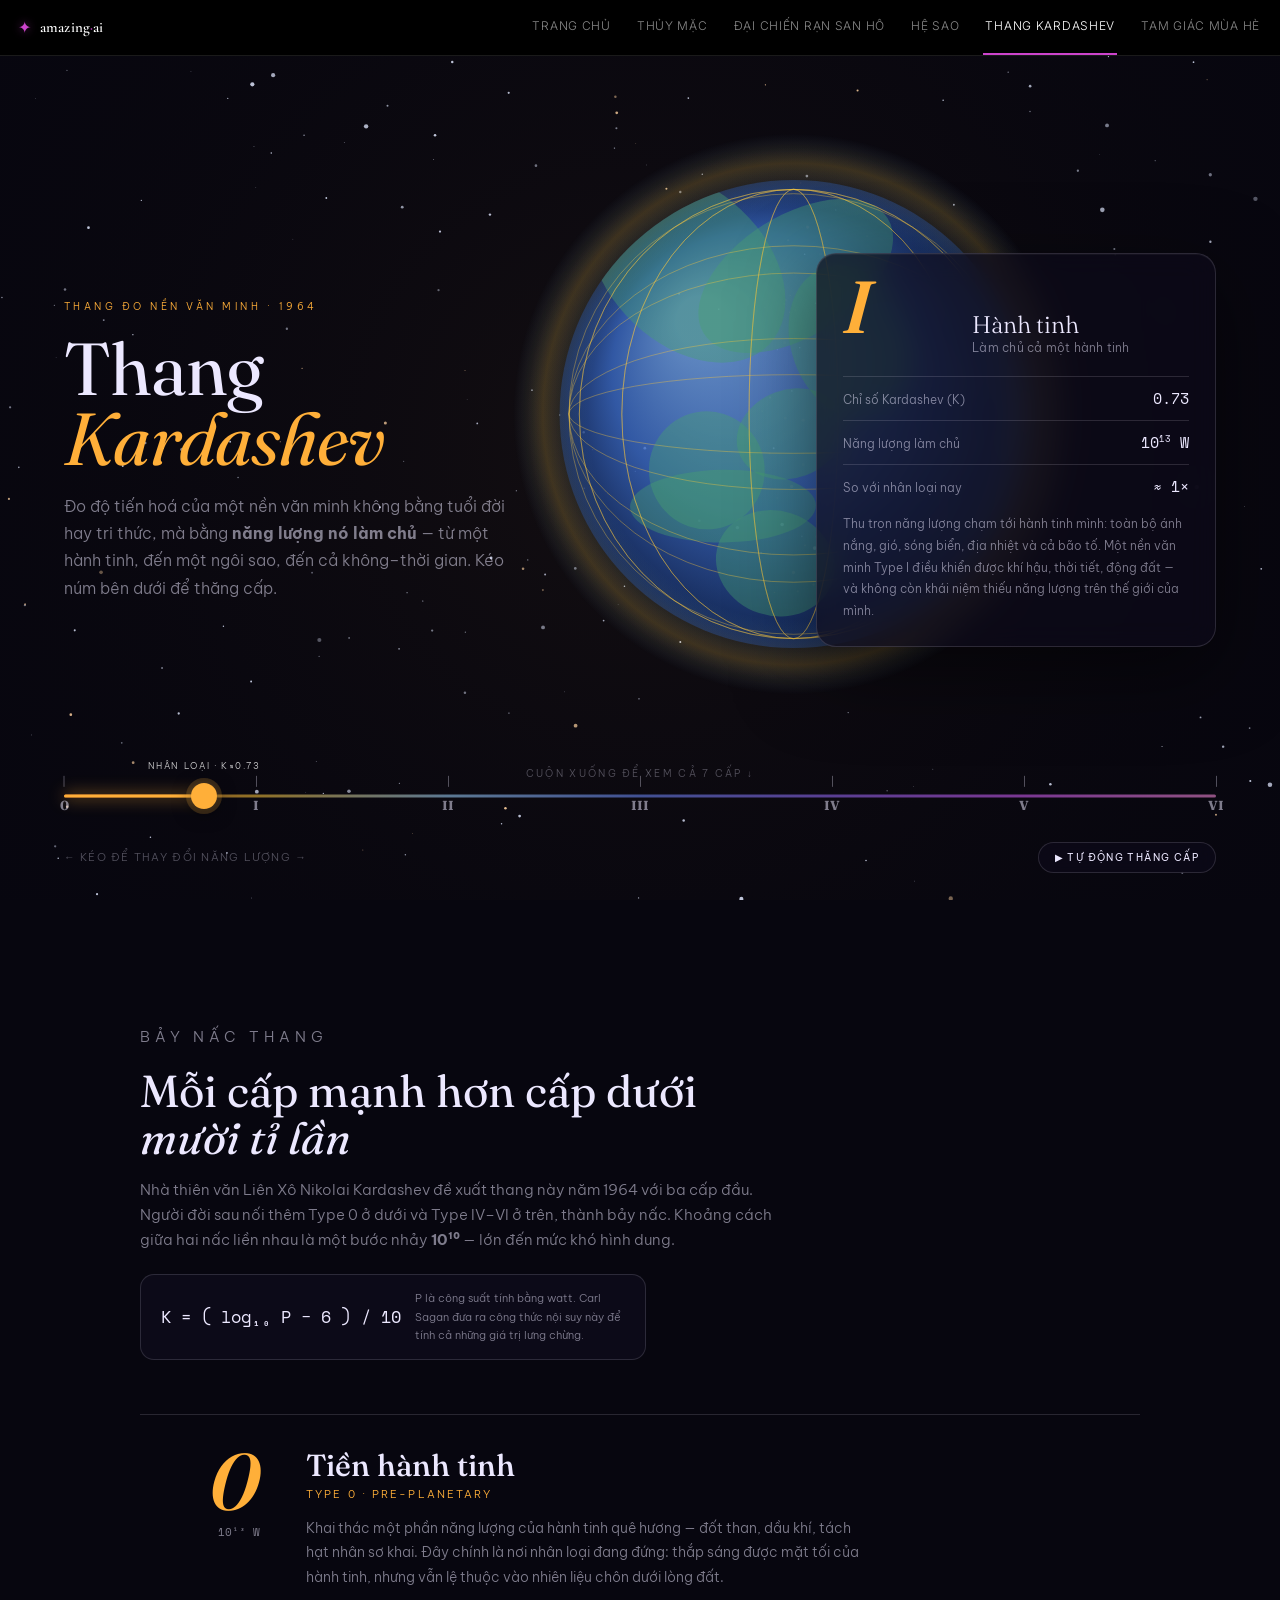
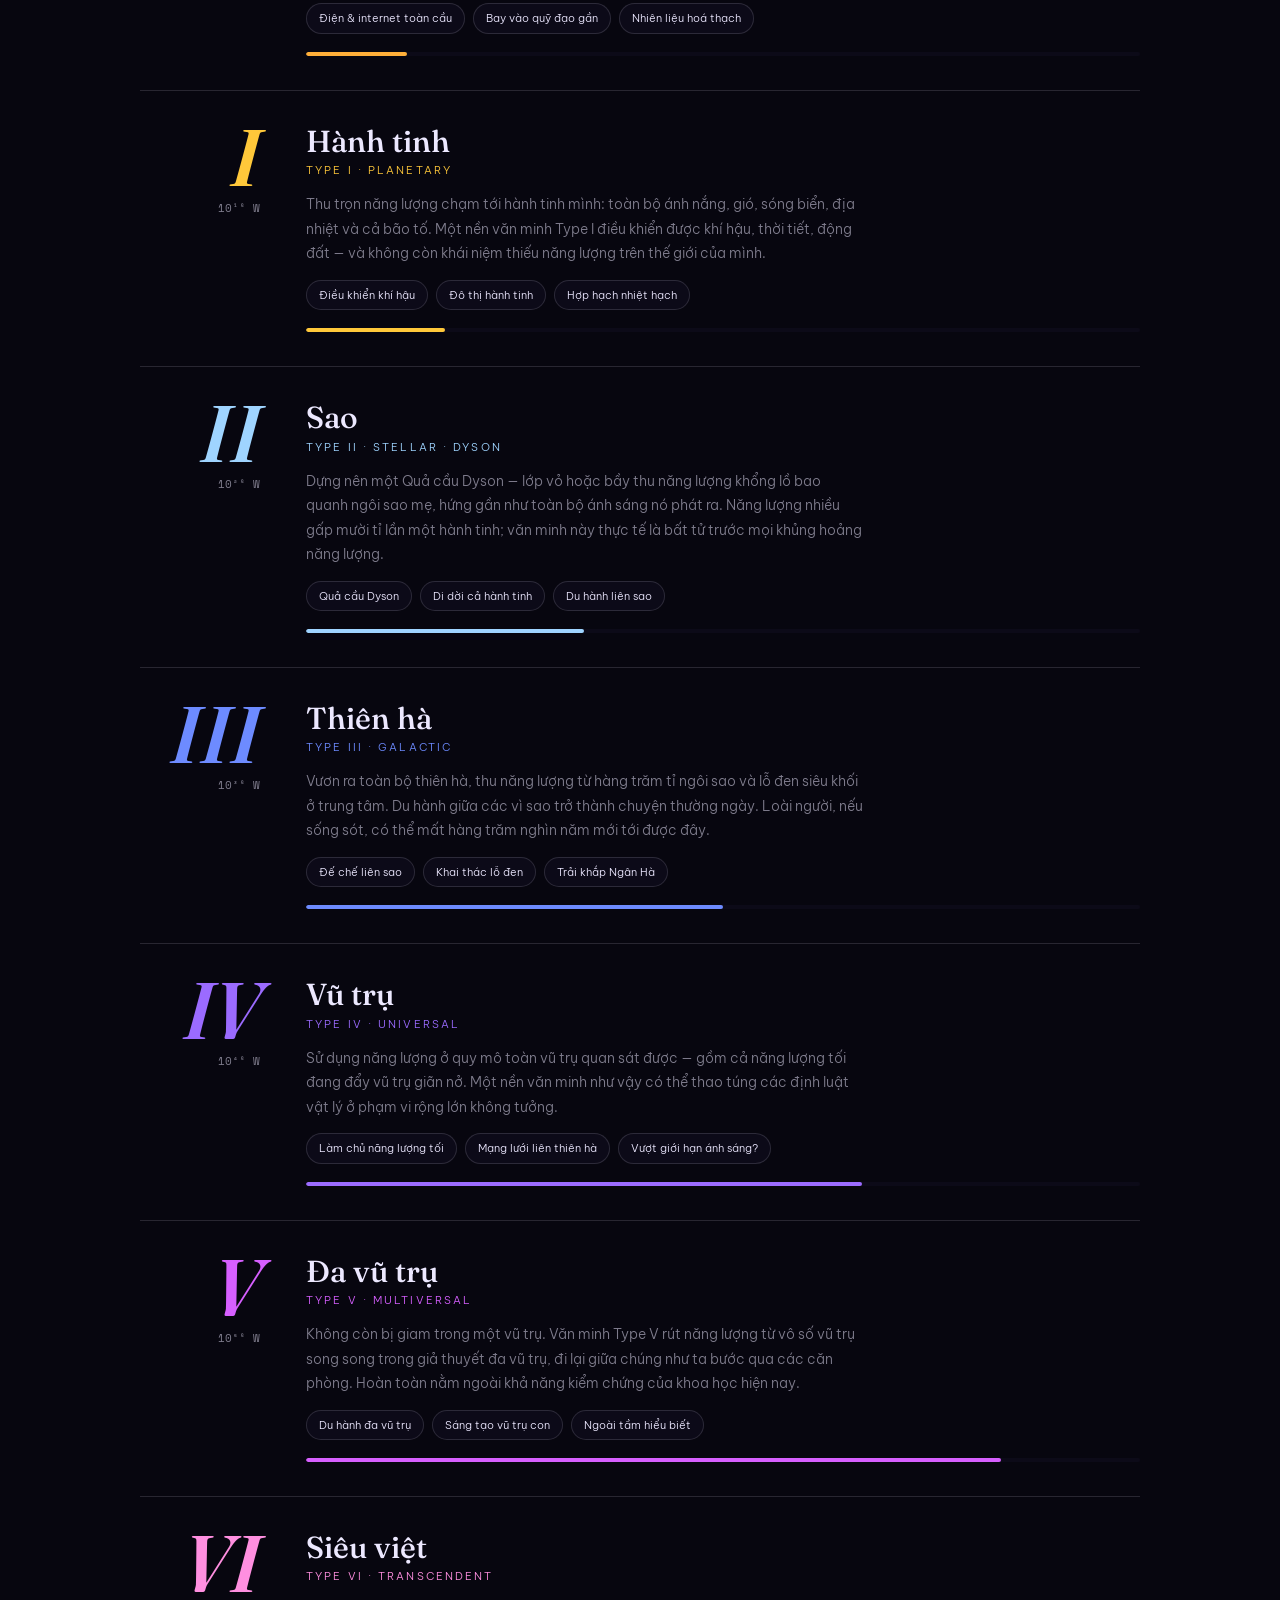
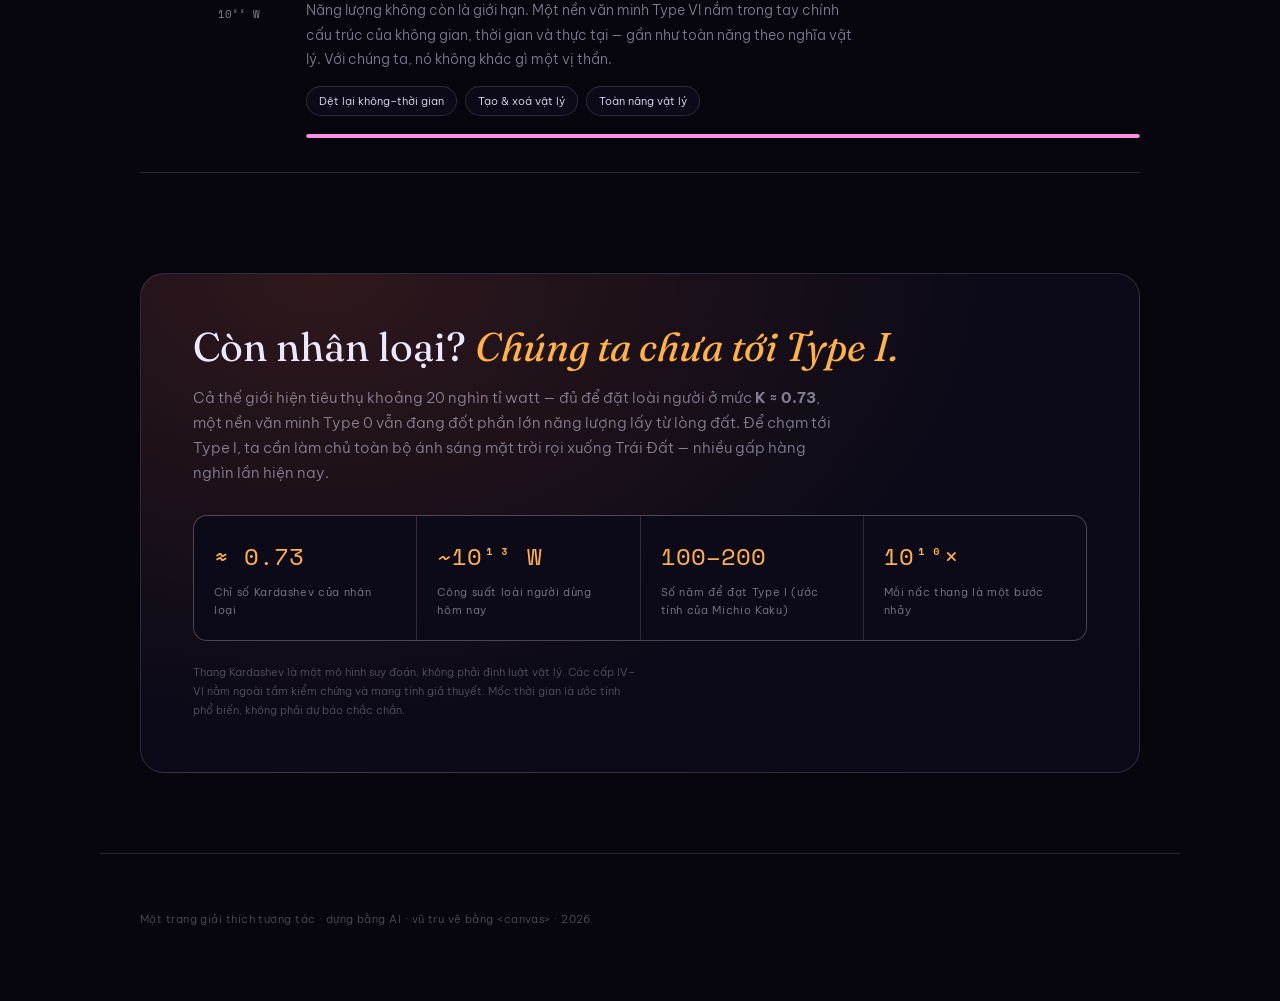
<file: thang-kardashev.html>
<!DOCTYPE html>
<html lang="vi">
<head>
<meta charset="UTF-8">
<meta name="viewport" content="width=device-width, initial-scale=1.0">
<title>Thang Kardashev — 7 cấp độ của một nền văn minh</title>
<meta name="description" content="Mô phỏng tương tác Thang Kardashev: 7 cấp độ văn minh từ Type 0 đến Type VI, đo bằng năng lượng một nền văn minh làm chủ — từ một hành tinh đến cả không–thời gian.">
<link rel="preconnect" href="https://fonts.googleapis.com">
<link rel="preconnect" href="https://fonts.gstatic.com" crossorigin>
<link href="https://fonts.googleapis.com/css2?family=Fraunces:ital,opsz,wght@0,9..144,400;0,9..144,600;1,9..144,500&family=Be+Vietnam+Pro:wght@300;400;500;600&family=Space+Mono:wght@400;700&display=swap" rel="stylesheet">
<link href="https://fonts.googleapis.com/css2?family=Cormorant+Garamond:ital,wght@0,400;0,500;0,600;1,400&family=Inter:wght@300;400;500&display=swap" rel="stylesheet">
<style>
  :root{
    --void:#07060f;
    --void-2:#0c0a18;
    --ink:#ece8ff;
    --faint:rgba(236,232,255,.52);
    --faint-2:rgba(236,232,255,.32);
    --line:rgba(236,232,255,.14);
    --panel:rgba(13,11,26,.72);
    --accent:#ffc83a;
    --accent-soft:rgba(255,200,58,.16);
  }
  *{margin:0;padding:0;box-sizing:border-box}
  html{scroll-behavior:smooth}
  body{
    background:var(--void);color:var(--ink);
    font-family:'Be Vietnam Pro',sans-serif;font-weight:300;
    line-height:1.7;overflow-x:hidden;
  }
  ::selection{background:var(--accent);color:#0a0814}
  a{color:inherit}
  .mono{font-family:'Space Mono',monospace}

  .hero{position:relative;height:100svh;min-height:600px;overflow:hidden}
  #sky,#stage{position:absolute;inset:0;width:100%;height:100%;display:block}
  #sky{z-index:0}
  #stage{z-index:1}

  .hero-grid{
    position:relative;z-index:2;height:100%;
    display:grid;grid-template-columns:minmax(320px,1fr) 1.15fr;
    align-items:center;gap:30px;
    padding:0 clamp(20px,5vw,72px);
    pointer-events:none;
  }
  @media (max-width:900px){
    .hero-grid{grid-template-columns:1fr;align-content:space-between;
      padding-top:max(env(safe-area-inset-top),26px);padding-bottom:140px}
    #stage{opacity:.92}
  }

  .lede{max-width:520px}
  .eyebrow{
    font-size:.64rem;letter-spacing:.34em;text-transform:uppercase;
    color:var(--accent);margin-bottom:18px;transition:color .4s;
  }
  .lede h1{
    font-family:'Fraunces',serif;font-weight:400;
    font-size:clamp(2.5rem,6.4vw,4.6rem);line-height:.96;letter-spacing:-.01em;
  }
  .lede h1 em{font-style:italic;color:var(--accent);transition:color .4s}
  .lede .sub{
    margin-top:18px;font-size:clamp(.86rem,1.5vw,1rem);color:var(--faint);max-width:42ch;
  }

  .readout{
    pointer-events:auto;justify-self:end;align-self:center;
    width:min(86vw,400px);
    background:var(--panel);border:1px solid var(--line);border-radius:20px;
    backdrop-filter:blur(14px);padding:24px 26px;
    box-shadow:0 24px 80px rgba(0,0,0,.5), inset 0 1px 0 rgba(255,255,255,.04);
  }
  @media (max-width:900px){ .readout{justify-self:stretch;width:auto} }
  .readout .top{display:flex;align-items:baseline;gap:14px}
  .roman{
    font-family:'Fraunces',serif;font-weight:600;font-style:italic;
    font-size:4.6rem;line-height:.8;color:var(--accent);
    transition:color .4s;min-width:2.4ch;
  }
  .readout .nm{font-family:'Fraunces',serif;font-size:1.5rem;line-height:1.1}
  .readout .tag{font-size:.72rem;color:var(--faint);letter-spacing:.02em}
  .readout .meter{margin:18px 0 6px;display:flex;flex-direction:column;gap:9px}
  .mrow{display:flex;justify-content:space-between;align-items:baseline;gap:10px;
    border-top:1px solid var(--line);padding-top:9px;font-size:.74rem;color:var(--faint)}
  .mrow .v{font-family:'Space Mono',monospace;color:var(--ink);font-size:.92rem;text-align:right}
  .mrow .v sup{font-size:.62em}
  .desc{margin-top:14px;font-size:.78rem;color:var(--faint);line-height:1.75;min-height:4.2em}

  .dialwrap{
    position:absolute;left:0;right:0;bottom:0;z-index:3;
    padding:0 clamp(20px,5vw,72px) clamp(20px,3vh,30px);
    pointer-events:none;
  }
  .dial{
    pointer-events:auto;position:relative;height:64px;
    display:flex;align-items:center;
  }
  .track{position:absolute;left:0;right:0;top:50%;height:3px;border-radius:3px;
    background:linear-gradient(90deg,#ff6b35,#ffc83a,#9fd4ff,#6d8bff,#9b6bff,#d65fff,#ff8fe0);
    opacity:.55;transform:translateY(-50%)}
  .track-fill{position:absolute;left:0;top:50%;height:3px;border-radius:3px;
    transform:translateY(-50%);background:var(--accent);box-shadow:0 0 16px var(--accent)}
  .ticks{position:absolute;inset:0;pointer-events:none}
  .tick{position:absolute;top:50%;transform:translate(-50%,-50%);
    display:flex;flex-direction:column;align-items:center;gap:7px;cursor:pointer;pointer-events:auto}
  .tick i{display:block;width:1px;height:11px;background:var(--faint-2)}
  .tick b{font-family:'Fraunces',serif;font-size:.82rem;color:var(--faint);transition:color .3s,transform .3s}
  .tick:hover b{color:var(--ink);transform:translateY(-2px)}
  .you{position:absolute;top:50%;transform:translate(-50%,-50%);pointer-events:none;text-align:center}
  .you .dot{width:9px;height:9px;border-radius:50%;background:#fff;box-shadow:0 0 0 3px rgba(255,255,255,.18),0 0 14px #fff}
  .you span{position:absolute;top:-34px;left:50%;transform:translateX(-50%);white-space:nowrap;
    font-size:.56rem;letter-spacing:.18em;text-transform:uppercase;color:rgba(255,255,255,.78)}
  .handle{position:absolute;top:50%;transform:translate(-50%,-50%);
    width:26px;height:26px;border-radius:50%;cursor:grab;
    background:var(--accent);box-shadow:0 0 0 5px var(--accent-soft),0 4px 18px rgba(0,0,0,.6);
    transition:box-shadow .3s,background .4s;touch-action:none}
  .handle:active{cursor:grabbing}
  .handle:focus-visible{outline:2px solid #fff;outline-offset:5px}
  .dial-foot{display:flex;justify-content:space-between;align-items:center;margin-top:14px;
    font-size:.66rem;letter-spacing:.12em;color:var(--faint-2);text-transform:uppercase}
  .play{pointer-events:auto;appearance:none;border:1px solid var(--line);
    background:var(--panel);color:var(--ink);border-radius:99px;cursor:pointer;
    font-family:'Be Vietnam Pro',sans-serif;font-size:.62rem;letter-spacing:.14em;text-transform:uppercase;
    padding:8px 16px;backdrop-filter:blur(8px);transition:border-color .3s,color .3s}
  .play:hover{border-color:var(--accent);color:var(--accent)}

  .cue{position:absolute;left:50%;bottom:118px;transform:translateX(-50%);z-index:3;
    font-size:.6rem;letter-spacing:.24em;text-transform:uppercase;color:var(--faint-2);pointer-events:none}
  @media (max-width:900px){ .cue{display:none} }

  .scale{max-width:1080px;margin:0 auto;padding:clamp(70px,12vh,140px) clamp(20px,5vw,40px) 40px}
  .scale-head{max-width:640px;margin-bottom:54px}
  .scale-head .eyebrow{color:var(--faint)}
  .scale-head h2{font-family:'Fraunces',serif;font-weight:400;font-size:clamp(1.8rem,4vw,2.8rem);line-height:1.05}
  .scale-head h2 em{font-style:italic}
  .scale-head p{margin-top:16px;color:var(--faint);font-size:.92rem}
  .formula{margin-top:22px;display:inline-flex;align-items:center;gap:14px;flex-wrap:wrap;
    background:var(--void-2);border:1px solid var(--line);border-radius:14px;padding:14px 20px}
  .formula .mono{font-size:1.05rem;color:var(--ink)}
  .formula small{font-size:.68rem;color:var(--faint);max-width:30ch}

  .rung{
    display:grid;grid-template-columns:120px 1fr;gap:clamp(18px,4vw,46px);
    padding:34px 0;border-top:1px solid var(--line);
    cursor:pointer;position:relative;
    opacity:0;transform:translateY(28px);transition:opacity .8s,transform .8s,background .4s;
  }
  .rung.in{opacity:1;transform:none}
  .rung:hover{background:linear-gradient(90deg,var(--rc-soft),transparent 60%)}
  .rung:last-child{border-bottom:1px solid var(--line)}
  .rung .idx{text-align:right}
  .rung .idx .r{font-family:'Fraunces',serif;font-style:italic;font-weight:600;
    font-size:clamp(3rem,7vw,5rem);line-height:.8;color:var(--rc)}
  .rung .idx .p{font-family:'Space Mono',monospace;font-size:.68rem;color:var(--faint);margin-top:10px}
  .rung .idx .p sup{font-size:.7em}
  .rung .body h3{font-family:'Fraunces',serif;font-weight:500;font-size:clamp(1.3rem,3vw,1.9rem);line-height:1.1}
  .rung .body .role{font-size:.66rem;letter-spacing:.2em;text-transform:uppercase;color:var(--rc);margin:4px 0 12px}
  .rung .body p{color:var(--faint);font-size:.9rem;max-width:62ch}
  .rung .body .can{margin-top:14px;display:flex;flex-wrap:wrap;gap:8px}
  .rung .body .can span{font-size:.68rem;color:var(--ink);background:var(--void-2);
    border:1px solid var(--line);border-radius:99px;padding:5px 12px}
  .rung .body .bar{margin-top:18px;height:4px;border-radius:4px;background:var(--void-2);overflow:hidden}
  .rung .body .bar i{display:block;height:100%;border-radius:4px;background:var(--rc);
    width:0;transition:width 1.2s cubic-bezier(.2,.8,.2,1)}
  .rung.in .body .bar i{width:var(--fill)}

  .now{max-width:1080px;margin:0 auto;padding:60px clamp(20px,5vw,40px) 30px}
  .now-card{position:relative;border:1px solid var(--line);border-radius:24px;overflow:hidden;
    background:radial-gradient(120% 160% at 18% 0%, rgba(255,107,53,.14), transparent 55%),var(--void-2)}
  .now-inner{padding:clamp(28px,5vw,52px)}
  .now h2{font-family:'Fraunces',serif;font-weight:400;font-size:clamp(1.6rem,3.6vw,2.5rem);line-height:1.06}
  .now h2 em{font-style:italic;color:#ffb24a}
  .now p{margin-top:16px;color:var(--faint);font-size:.92rem;max-width:64ch}
  .now .figs{margin-top:30px;display:grid;grid-template-columns:repeat(auto-fit,minmax(150px,1fr));gap:1px;
    background:var(--line);border:1px solid var(--line);border-radius:14px;overflow:hidden}
  .now .fig{background:var(--void-2);padding:20px}
  .now .fig .n{font-family:'Space Mono',monospace;font-size:1.5rem;color:#ffb24a}
  .now .fig .l{font-size:.68rem;color:var(--faint);letter-spacing:.06em;margin-top:6px}
  .now .src{margin-top:22px;font-size:.7rem;color:var(--faint-2);line-height:1.7}

  footer{max-width:1080px;margin:0 auto;padding:50px clamp(20px,5vw,40px) 70px;
    border-top:1px solid var(--line);margin-top:50px}
  footer small{font-size:.7rem;color:var(--faint-2);letter-spacing:.04em}

  @media (prefers-reduced-motion:reduce){
    html{scroll-behavior:auto}
    .rung{transition:opacity .3s}
  }
</style>
</head>
<body>

<!-- ================= ASTERISM SITE NAV ================= -->
<div class="ast-bar" id="astBar">
  <a class="ast-bar-logo" href="index.html" aria-label="Amazing AI">
    <span class="ast-bar-star">✦</span>
    <span class="ast-bar-word">amazing<i>·</i>ai</span>
  </a>
  <div class="ast-bar-links" id="astBarLinks">
    <a href="index.html" data-page="index.html">Trang chủ</a>
    <a href="thuy-mac.html" data-page="thuy-mac.html">Thủy Mặc</a>
    <a href="dai-chien-ran-san-ho.html" data-page="dai-chien-ran-san-ho.html">Đại Chiến Rạn San Hô</a>
    <a href="he-sao.html" data-page="he-sao.html">Hệ Sao</a>
    <a href="thang-kardashev.html" data-page="thang-kardashev.html">Thang Kardashev</a>
    <a href="asterism-summer-triangle.html" data-page="asterism-summer-triangle.html">Tam Giác Mùa Hè</a>
  </div>
  <button class="ast-bar-toggle" id="astBarToggle" aria-expanded="false" aria-controls="astBarLinks" aria-label="Mở menu điều hướng">
    <span></span><span></span><span></span>
  </button>
</div>
<style>
  .ast-bar{
    position:fixed;top:0;left:0;right:0;height:56px;z-index:9999;
    display:flex;align-items:center;justify-content:space-between;
    background:#000;border-bottom:1px solid #1A1A1A;
    padding:0 18px;font-family:'Inter','Be Vietnam Pro',sans-serif;
  }
  .ast-bar-logo{
    display:flex;align-items:center;gap:9px;text-decoration:none;flex:none;
  }
  .ast-bar-star{color:#CC44CC;font-size:16px;text-shadow:0 0 10px rgba(204,68,204,.5)}
  .ast-bar-word{
    font-family:'Cormorant Garamond',Georgia,serif;font-weight:600;color:#fff;
    font-size:15px;letter-spacing:.01em;white-space:nowrap;
  }
  .ast-bar-word i{color:#CC44CC;font-style:normal}
  .ast-bar-links{display:flex;align-items:center;gap:22px;height:100%}
  .ast-bar-links a{
    display:flex;align-items:center;height:100%;padding:0 2px;
    text-decoration:none;color:#888;font-size:12px;letter-spacing:.06em;
    text-transform:uppercase;white-space:nowrap;border-bottom:2px solid transparent;
    transition:color .2s ease,border-color .2s ease;
  }
  .ast-bar-links a:hover{color:#fff}
  .ast-bar-links a.active{color:#fff;border-bottom-color:#CC44CC}
  .ast-bar-toggle{
    display:none;flex:none;appearance:none;background:transparent;border:none;
    cursor:pointer;width:32px;height:32px;flex-direction:column;align-items:center;
    justify-content:center;gap:5px;
  }
  .ast-bar-toggle span{width:18px;height:1.5px;background:#888;transition:background .2s ease}
  .ast-bar-toggle:hover span{background:#fff}
  @media (max-width:760px){
    .ast-bar-toggle{display:flex}
    .ast-bar-links{
      position:fixed;top:56px;left:0;right:0;z-index:9998;
      flex-direction:column;align-items:stretch;height:auto;gap:0;
      background:#000;border-bottom:1px solid #1A1A1A;
      max-height:0;overflow:hidden;transition:max-height .3s ease;
    }
    .ast-bar.open .ast-bar-links{max-height:60vh;overflow-y:auto}
    .ast-bar-links a{height:auto;padding:14px 18px;border-bottom:1px solid #1A1A1A;border-left:2px solid transparent}
    .ast-bar-links a.active{border-bottom-color:#1A1A1A;border-left-color:#CC44CC}
  }
  @media (prefers-reduced-motion:reduce){ .ast-bar-links{transition:none} }
</style>
<script>
(function(){
  var inIframe=false;
  try{ inIframe = window.self !== window.top; }catch(e){ inIframe = true; }
  if(inIframe){ var r=document.getElementById('astBar'); if(r) r.remove(); return; }
  var bar=document.getElementById('astBar');
  var toggle=document.getElementById('astBarToggle');
  var links=document.getElementById('astBarLinks');
  var here=location.pathname.split('/').pop()||'index.html';
  links.querySelectorAll('a').forEach(function(a){
    if(a.getAttribute('data-page')===here) a.classList.add('active');
  });
  toggle.addEventListener('click', function(){
    var open=bar.classList.toggle('open');
    toggle.setAttribute('aria-expanded', String(open));
  });
})();
</script>

<section class="hero">
  <canvas id="sky"></canvas>
  <canvas id="stage"></canvas>

  <div class="hero-grid">
    <div class="lede">
      <p class="eyebrow" id="eyebrow">Thang đo nền văn minh · 1964</p>
      <h1>Thang<br><em>Kardashev</em></h1>
      <p class="sub">Đo độ tiến hoá của một nền văn minh không bằng tuổi đời hay tri thức,
      mà bằng <b>năng lượng nó làm chủ</b> — từ một hành tinh, đến một ngôi sao, đến cả không–thời gian.
      Kéo núm bên dưới để thăng cấp.</p>
    </div>

    <div class="readout">
      <div class="top">
        <div class="roman" id="rRoman">0</div>
        <div>
          <div class="nm" id="rName">Tiền hành tinh</div>
          <div class="tag" id="rTag">Văn minh sơ khai trên một thế giới</div>
        </div>
      </div>
      <div class="meter">
        <div class="mrow"><span>Chỉ số Kardashev (K)</span><span class="v" id="rK">0.73</span></div>
        <div class="mrow"><span>Năng lượng làm chủ</span><span class="v" id="rP">10<sup>13</sup> W</span></div>
        <div class="mrow"><span>So với nhân loại nay</span><span class="v" id="rRel">≈ 1×</span></div>
      </div>
      <p class="desc" id="rDesc"></p>
    </div>
  </div>

  <p class="cue">cuộn xuống để xem cả 7 cấp ↓</p>

  <div class="dialwrap">
    <div class="dial" id="dial">
      <div class="track"></div>
      <div class="track-fill" id="trackFill"></div>
      <div class="ticks" id="ticks"></div>
      <div class="you" id="youMark"><div class="dot"></div><span>Nhân loại · K≈0.73</span></div>
      <div class="handle" id="handle" role="slider" tabindex="0"
        aria-label="Chỉ số Kardashev" aria-valuemin="0" aria-valuemax="6" aria-valuenow="0.73"></div>
    </div>
    <div class="dial-foot">
      <span>← kéo để thay đổi năng lượng →</span>
      <button class="play" id="play">▶ Tự động thăng cấp</button>
    </div>
  </div>
</section>

<section class="scale">
  <div class="scale-head">
    <p class="eyebrow">Bảy nấc thang</p>
    <h2>Mỗi cấp mạnh hơn cấp dưới <em>mười tỉ lần</em></h2>
    <p>Nhà thiên văn Liên Xô Nikolai Kardashev đề xuất thang này năm 1964 với ba cấp đầu.
    Người đời sau nối thêm Type 0 ở dưới và Type IV–VI ở trên, thành bảy nấc. Khoảng cách giữa
    hai nấc liền nhau là một bước nhảy <b>10¹⁰</b> — lớn đến mức khó hình dung.</p>
    <div class="formula">
      <span class="mono">K = ( log₁₀ P − 6 ) / 10</span>
      <small>P là công suất tính bằng watt. Carl Sagan đưa ra công thức nội suy này để tính cả những giá trị lưng chừng.</small>
    </div>
  </div>
  <div id="rungs"></div>
</section>

<section class="now">
  <div class="now-card"><div class="now-inner">
    <h2>Còn nhân loại? <em>Chúng ta chưa tới Type I.</em></h2>
    <p>Cả thế giới hiện tiêu thụ khoảng 20 nghìn tỉ watt — đủ để đặt loài người ở mức
    <b>K ≈ 0.73</b>, một nền văn minh Type 0 vẫn đang đốt phần lớn năng lượng lấy từ lòng đất.
    Để chạm tới Type I, ta cần làm chủ toàn bộ ánh sáng mặt trời rọi xuống Trái Đất —
    nhiều gấp hàng nghìn lần hiện nay.</p>
    <div class="figs">
      <div class="fig"><div class="n">≈ 0.73</div><div class="l">Chỉ số Kardashev của nhân loại</div></div>
      <div class="fig"><div class="n mono">~10¹³ W</div><div class="l">Công suất loài người dùng hôm nay</div></div>
      <div class="fig"><div class="n">100–200</div><div class="l">Số năm để đạt Type I (ước tính của Michio Kaku)</div></div>
      <div class="fig"><div class="n mono">10¹⁰×</div><div class="l">Mỗi nấc thang là một bước nhảy</div></div>
    </div>
    <p class="src">Thang Kardashev là một mô hình suy đoán, không phải định luật vật lý. Các cấp IV–VI nằm
    ngoài tầm kiểm chứng và mang tính giả thuyết. Mốc thời gian là ước tính phổ biến, không phải dự báo chắc chắn.</p>
  </div></div>
</section>

<footer>
  <small>Một trang giải thích tương tác · dựng bằng AI · vũ trụ vẽ bằng &lt;canvas&gt; · 2026</small>
</footer>

<script>
'use strict';
const TAU = Math.PI*2;
const clamp = (v,a,b)=>Math.max(a,Math.min(b,v));
const lerp = (a,b,t)=>a+(b-a)*t;
const reduce = matchMedia('(prefers-reduced-motion: reduce)').matches;

const TYPES = [
  {roman:'0',  name:'Tiền hành tinh', role:'Pre-planetary', K:0.73,
   tag:'Văn minh sơ khai trên một thế giới',
   p:'10¹³', accent:'#ff6b35',
   desc:'Khai thác một phần năng lượng của hành tinh quê hương — đốt than, dầu khí, tách hạt nhân sơ khai. Đây chính là nơi nhân loại đang đứng: thắp sáng được mặt tối của hành tinh, nhưng vẫn lệ thuộc vào nhiên liệu chôn dưới lòng đất.',
   can:['Điện & internet toàn cầu','Bay vào quỹ đạo gần','Nhiên liệu hoá thạch']},
  {roman:'I',  name:'Hành tinh', role:'Planetary', K:1,
   tag:'Làm chủ cả một hành tinh',
   p:'10¹⁶', accent:'#ffc83a',
   desc:'Thu trọn năng lượng chạm tới hành tinh mình: toàn bộ ánh nắng, gió, sóng biển, địa nhiệt và cả bão tố. Một nền văn minh Type I điều khiển được khí hậu, thời tiết, động đất — và không còn khái niệm thiếu năng lượng trên thế giới của mình.',
   can:['Điều khiển khí hậu','Đô thị hành tinh','Hợp hạch nhiệt hạch']},
  {roman:'II', name:'Sao', role:'Stellar · Dyson', K:2,
   tag:'Bao trọn năng lượng một ngôi sao',
   p:'10²⁶', accent:'#9fd4ff',
   desc:'Dựng nên một Quả cầu Dyson — lớp vỏ hoặc bầy thu năng lượng khổng lồ bao quanh ngôi sao mẹ, hứng gần như toàn bộ ánh sáng nó phát ra. Năng lượng nhiều gấp mười tỉ lần một hành tinh; văn minh này thực tế là bất tử trước mọi khủng hoảng năng lượng.',
   can:['Quả cầu Dyson','Di dời cả hành tinh','Du hành liên sao']},
  {roman:'III',name:'Thiên hà', role:'Galactic', K:3,
   tag:'Khai thác hàng trăm tỉ ngôi sao',
   p:'10³⁶', accent:'#6d8bff',
   desc:'Vươn ra toàn bộ thiên hà, thu năng lượng từ hàng trăm tỉ ngôi sao và lỗ đen siêu khối ở trung tâm. Du hành giữa các vì sao trở thành chuyện thường ngày. Loài người, nếu sống sót, có thể mất hàng trăm nghìn năm mới tới được đây.',
   can:['Đế chế liên sao','Khai thác lỗ đen','Trải khắp Ngân Hà']},
  {roman:'IV', name:'Vũ trụ', role:'Universal', K:4,
   tag:'Năng lượng của cả vũ trụ quan sát được',
   p:'10⁴⁶', accent:'#9b6bff',
   desc:'Sử dụng năng lượng ở quy mô toàn vũ trụ quan sát được — gồm cả năng lượng tối đang đẩy vũ trụ giãn nở. Một nền văn minh như vậy có thể thao túng các định luật vật lý ở phạm vi rộng lớn không tưởng.',
   can:['Làm chủ năng lượng tối','Mạng lưới liên thiên hà','Vượt giới hạn ánh sáng?']},
  {roman:'V',  name:'Đa vũ trụ', role:'Multiversal', K:5,
   tag:'Vươn ra ngoài vũ trụ của mình',
   p:'10⁵⁶', accent:'#d65fff',
   desc:'Không còn bị giam trong một vũ trụ. Văn minh Type V rút năng lượng từ vô số vũ trụ song song trong giả thuyết đa vũ trụ, đi lại giữa chúng như ta bước qua các căn phòng. Hoàn toàn nằm ngoài khả năng kiểm chứng của khoa học hiện nay.',
   can:['Du hành đa vũ trụ','Sáng tạo vũ trụ con','Ngoài tầm hiểu biết']},
  {roman:'VI', name:'Siêu việt', role:'Transcendent', K:6,
   tag:'Làm chủ chính không–thời gian',
   p:'10⁶⁶', accent:'#ff8fe0',
   desc:'Năng lượng không còn là giới hạn. Một nền văn minh Type VI nắm trong tay chính cấu trúc của không gian, thời gian và thực tại — gần như toàn năng theo nghĩa vật lý. Với chúng ta, nó không khác gì một vị thần.',
   can:['Dệt lại không–thời gian','Tạo & xoá vật lý','Toàn năng vật lý']},
];

const STOPS = ['#ff6b35','#ffc83a','#9fd4ff','#6d8bff','#9b6bff','#d65fff','#ff8fe0'].map(h=>{
  const n=parseInt(h.slice(1),16); return [(n>>16)&255,(n>>8)&255,n&255];
});
function accentAt(K){
  const x=clamp(K,0,6), i=Math.floor(x), f=x-i;
  const a=STOPS[i], b=STOPS[Math.min(i+1,6)];
  return [Math.round(lerp(a[0],b[0],f)),Math.round(lerp(a[1],b[1],f)),Math.round(lerp(a[2],b[2],f))];
}
const rgb=c=>`rgb(${c[0]},${c[1]},${c[2]})`;
const rgba=(c,a)=>`rgba(${c[0]},${c[1]},${c[2]},${a})`;

let K=0.73, targetK=0.73, autoMode=false, autoDir=1;

const sky=document.getElementById('sky'), stage=document.getElementById('stage');
const sg=sky.getContext('2d'), st=stage.getContext('2d');
let W=0,H=0,DPR=1,starList=[];
function resize(){
  DPR=Math.min(devicePixelRatio||1,2);
  const r=sky.getBoundingClientRect(); W=r.width; H=r.height;
  for(const c of [sky,stage]){ c.width=W*DPR; c.height=H*DPR; }
  buildStars();
}
function buildStars(){
  starList=[]; const n=Math.floor(W*H/5200);
  for(let i=0;i<n;i++) starList.push({x:Math.random()*W,y:Math.random()*H,
    r:Math.random()<.86?Math.random()*1.1+.3:Math.random()*1.1+1.2,
    tw:Math.random()*TAU,ts:Math.random()*1.3+.4,
    warm:Math.random()<.16});
}
function drawSky(t){
  sg.setTransform(DPR,0,0,DPR,0,0);
  sg.fillStyle='#07060f'; sg.fillRect(0,0,W,H);
  const ac=accentAt(K);
  const g=sg.createRadialGradient(W*0.5,H*0.5,0,W*0.5,H*0.5,Math.max(W,H)*0.7);
  g.addColorStop(0,rgba(ac,.05)); g.addColorStop(1,'rgba(0,0,0,0)');
  sg.fillStyle=g; sg.fillRect(0,0,W,H);
  for(const s of starList){
    const a=reduce?.8:.4+.6*Math.abs(Math.sin(t*0.0007*s.ts+s.tw));
    sg.fillStyle=s.warm?`rgba(255,210,160,${a*.9})`:`rgba(225,232,255,${a*.85})`;
    sg.beginPath(); sg.arc(s.x,s.y,s.r,0,TAU); sg.fill();
  }
}

let galaxyPts=[], webNodes=[], webEdges=[];
function buildScenes(){
  galaxyPts=[];
  for(let i=0;i<1400;i++){
    const arm=i%3, t=Math.pow(Math.random(),.62);
    const ang=t*4.1 + arm*TAU/3 + (Math.random()-.5)*0.5;
    galaxyPts.push({a:ang,r:t,off:(Math.random()-.5)*0.12,
      sz:Math.random()*1.3+.4, hot:Math.random()<.3});
  }
  webNodes=[]; webEdges=[];
  for(let i=0;i<26;i++) webNodes.push({x:Math.random()*2-1,y:Math.random()*2-1,s:Math.random()*0.6+0.4});
  for(let i=0;i<webNodes.length;i++){
    const a=webNodes[i]; let near=[];
    for(let j=0;j<webNodes.length;j++) if(j!==i){
      const d=Math.hypot(a.x-webNodes[j].x,a.y-webNodes[j].y); near.push([d,j]);
    }
    near.sort((p,q)=>p[0]-q[0]);
    for(let k=0;k<2;k++) webEdges.push([i,near[k][1]]);
  }
}

function scene(idx, g, cx, cy, R, a, t){
  if(a<=0.001) return;
  g.save(); g.globalAlpha=a;
  const rot = reduce?0:t*0.00018;
  switch(idx){
    case 0: {
      const grd=g.createRadialGradient(cx-R*0.35,cy-R*0.35,R*0.1,cx,cy,R);
      grd.addColorStop(0,'#12203a'); grd.addColorStop(.7,'#0a1426'); grd.addColorStop(1,'#05080f');
      g.fillStyle=grd; g.beginPath(); g.arc(cx,cy,R,0,TAU); g.fill();
      g.save(); g.beginPath(); g.arc(cx,cy,R,0,TAU); g.clip();
      g.fillStyle='#ff8a3a';
      let seed=99;
      const rnd=()=>{seed=(seed*9301+49297)%233280;return seed/233280;};
      for(let i=0;i<160;i++){
        const ang=rnd()*TAU, rr=Math.sqrt(rnd())*R;
        const px=cx+Math.cos(ang)*rr, py=cy+Math.sin(ang)*rr;
        if(px<cx-R*0.15) continue;
        const fl=reduce?1:.5+.5*Math.sin(t*0.004+i);
        g.globalAlpha=a*(.3+.7*fl)*0.9;
        g.beginPath(); g.arc(px,py,rnd()*1.2+.5,0,TAU); g.fill();
      }
      g.restore(); g.globalAlpha=a;
      const at=g.createRadialGradient(cx,cy,R*0.9,cx,cy,R*1.14);
      at.addColorStop(0,'rgba(120,160,255,0)'); at.addColorStop(.7,'rgba(120,160,255,.16)'); at.addColorStop(1,'rgba(120,160,255,0)');
      g.fillStyle=at; g.beginPath(); g.arc(cx,cy,R*1.14,0,TAU); g.fill();
      break;
    }
    case 1: {
      const ac=accentAt(1);
      const grd=g.createRadialGradient(cx-R*0.4,cy-R*0.4,R*0.1,cx,cy,R);
      grd.addColorStop(0,'#7fb6ff'); grd.addColorStop(.55,'#3f74d8'); grd.addColorStop(1,'#16306a');
      g.fillStyle=grd; g.beginPath(); g.arc(cx,cy,R,0,TAU); g.fill();
      g.save(); g.beginPath(); g.arc(cx,cy,R,0,TAU); g.clip();
      g.fillStyle='rgba(70,160,110,.55)';
      let seed=7; const rnd=()=>{seed=(seed*9301+49297)%233280;return seed/233280;};
      for(let i=0;i<7;i++){
        g.beginPath();
        const bx=cx+(rnd()-.5)*R*1.4, by=cy+(rnd()-.5)*R*1.4;
        g.ellipse(bx,by,R*(.2+rnd()*.3),R*(.14+rnd()*.2),rnd()*TAU,0,TAU); g.fill();
      }
      g.strokeStyle=rgba(ac,.5); g.lineWidth=1;
      for(let k=-2;k<=2;k++){
        g.beginPath();
        g.ellipse(cx,cy,R*0.96,R*0.96*Math.abs(Math.cos(k*0.5+rot*4))+2,0,0,TAU); g.stroke();
      }
      for(let k=0;k<6;k++){
        const ang=k/6*TAU+rot*4;
        g.beginPath(); g.ellipse(cx,cy,R*0.96*Math.abs(Math.sin(ang))+2,R*0.96,0,0,TAU); g.stroke();
      }
      g.restore();
      const at=g.createRadialGradient(cx,cy,R*0.88,cx,cy,R*1.2);
      at.addColorStop(0,'rgba(120,200,255,0)'); at.addColorStop(.6,rgba(ac,.25)); at.addColorStop(1,'rgba(120,200,255,0)');
      g.fillStyle=at; g.beginPath(); g.arc(cx,cy,R*1.2,0,TAU); g.fill();
      break;
    }
    case 2: {
      const star=g.createRadialGradient(cx,cy,0,cx,cy,R*0.5);
      star.addColorStop(0,'#fff8e0'); star.addColorStop(.5,'#ffe49a'); star.addColorStop(1,'rgba(255,180,60,0)');
      g.fillStyle=star; g.beginPath(); g.arc(cx,cy,R*0.95,0,TAU); g.fill();
      g.beginPath(); g.arc(cx,cy,R*0.26,0,TAU); g.fillStyle='#fffef5'; g.fill();
      const ac=accentAt(2);
      for(let ring=0;ring<5;ring++){
        const rr=R*(0.5+ring*0.11);
        const tilt=0.3+ring*0.18;
        g.strokeStyle=rgba(ac,.34); g.lineWidth=1;
        g.beginPath(); g.ellipse(cx,cy,rr,rr*Math.abs(Math.cos(tilt)),ring*0.6+rot*6,0,TAU); g.stroke();
        const np=18+ring*4;
        for(let i=0;i<np;i++){
          const ang=i/np*TAU + ring*0.6 + rot*6*(ring%2?1:-1);
          const ex=Math.cos(ang)*rr, ey=Math.sin(ang)*rr*Math.abs(Math.cos(tilt));
          g.fillStyle=rgba(ac,.9);
          g.fillRect(cx+ex-1.4,cy+ey-1.4,2.8,2.8);
        }
      }
      break;
    }
    case 3: {
      const core=g.createRadialGradient(cx,cy,0,cx,cy,R*0.5);
      const ac=accentAt(3);
      core.addColorStop(0,'#fff4e0'); core.addColorStop(.4,rgba(ac,.5)); core.addColorStop(1,'rgba(0,0,0,0)');
      g.fillStyle=core; g.beginPath(); g.arc(cx,cy,R*0.55,0,TAU); g.fill();
      for(const p of galaxyPts){
        const ang=p.a+rot*2.4*(1.2-p.r)+p.off;
        const rad=p.r*R*0.98;
        const px=cx+Math.cos(ang)*rad, py=cy+Math.sin(ang)*rad*0.82;
        g.globalAlpha=a*(0.5+0.5*(1-p.r));
        g.fillStyle=p.hot?rgba(ac,.95):'rgba(210,224,255,.8)';
        g.beginPath(); g.arc(px,py,p.sz,0,TAU); g.fill();
      }
      break;
    }
    case 4: {
      const ac=accentAt(4);
      const sc=R*0.92;
      g.strokeStyle=rgba(ac,.18); g.lineWidth=1;
      for(const e of webEdges){
        const A=webNodes[e[0]],B=webNodes[e[1]];
        g.beginPath(); g.moveTo(cx+A.x*sc,cy+A.y*sc); g.lineTo(cx+B.x*sc,cy+B.y*sc); g.stroke();
      }
      for(const nd of webNodes){
        const px=cx+nd.x*sc, py=cy+nd.y*sc, rr=nd.s*7;
        const gg=g.createRadialGradient(px,py,0,px,py,rr*2.4);
        gg.addColorStop(0,rgba(ac,.95)); gg.addColorStop(.4,rgba(ac,.4)); gg.addColorStop(1,'rgba(0,0,0,0)');
        g.fillStyle=gg; g.beginPath(); g.arc(px,py,rr*2.4,0,TAU); g.fill();
        g.fillStyle='#fff'; g.beginPath(); g.arc(px,py,rr*0.4,0,TAU); g.fill();
      }
      break;
    }
    case 5: {
      const ac=accentAt(5);
      const bub=[[-.42,-.18,.5],[.34,.1,.62],[.06,.46,.4],[-.16,.34,.34],[.5,-.4,.36]];
      for(let bi=0;bi<bub.length;bi++){
        const bx=bub[bi][0], by=bub[bi][1], bs=bub[bi][2];
        const px=cx+bx*R, py=cy+by*R, rr=bs*R;
        const breathe=reduce?1:1+0.04*Math.sin(t*0.0015+bi*1.7);
        const gg=g.createRadialGradient(px,py,rr*0.2,px,py,rr*breathe);
        gg.addColorStop(0,rgba(ac,.04)); gg.addColorStop(.82,rgba(ac,.1)); gg.addColorStop(.92,rgba(ac,.5)); gg.addColorStop(1,'rgba(0,0,0,0)');
        g.fillStyle=gg; g.beginPath(); g.arc(px,py,rr*breathe,0,TAU); g.fill();
        g.save(); g.beginPath(); g.arc(px,py,rr*0.9,0,TAU); g.clip();
        let seed=bi*131+5; const rnd=()=>{seed=(seed*9301+49297)%233280;return seed/233280;};
        g.fillStyle=rgba(ac,.7);
        for(let i=0;i<22;i++){ g.beginPath(); g.arc(px+(rnd()-.5)*rr*1.5,py+(rnd()-.5)*rr*1.5,rnd()*1.3+.4,0,TAU); g.fill(); }
        g.restore();
      }
      break;
    }
    case 6: {
      const ac=accentAt(6);
      g.strokeStyle=rgba(ac,.32); g.lineWidth=1;
      const N=11, span=R*1.25;
      const warp=(gx,gy)=>{ const d=Math.hypot(gx,gy)||.001; const pull=Math.exp(-d*d/(R*R*0.4))*R*0.55; return [gx-gx/d*pull, gy-gy/d*pull]; };
      for(let i=0;i<=N;i++){
        g.beginPath();
        for(let j=0;j<=N;j++){
          const gx=(-1+2*i/N)*span, gy=(-1+2*j/N)*span;
          const wob=reduce?0:Math.sin(t*0.001+i*0.6+j*0.4)*4;
          const w=warp(gx,gy+wob);
          j===0?g.moveTo(cx+w[0],cy+w[1]):g.lineTo(cx+w[0],cy+w[1]);
        }
        g.stroke();
        g.beginPath();
        for(let j=0;j<=N;j++){
          const gx=(-1+2*j/N)*span, gy=(-1+2*i/N)*span;
          const wob=reduce?0:Math.cos(t*0.001+i*0.5+j*0.3)*4;
          const w=warp(gx+wob,gy);
          j===0?g.moveTo(cx+w[0],cy+w[1]):g.lineTo(cx+w[0],cy+w[1]);
        }
        g.stroke();
      }
      const cg=g.createRadialGradient(cx,cy,0,cx,cy,R*0.7);
      cg.addColorStop(0,'#ffffff'); cg.addColorStop(.18,rgba(ac,.9)); cg.addColorStop(.5,rgba(ac,.18)); cg.addColorStop(1,'rgba(0,0,0,0)');
      g.fillStyle=cg; g.beginPath(); g.arc(cx,cy,R*0.7,0,TAU); g.fill();
      break;
    }
  }
  g.restore();
}

function drawStage(t){
  st.setTransform(DPR,0,0,DPR,0,0);
  st.clearRect(0,0,W,H);
  const cx=W*(W<760?0.5:0.62), cy=H*0.46, R=Math.min(W,H)*0.26;
  const x=clamp(K,0,6), i=Math.floor(x), f=x-i;
  const lo=i, hi=Math.min(i+1,6);
  if(lo===hi){ scene(lo,st,cx,cy,R,1,t); }
  else { scene(lo,st,cx,cy,R,1-f,t); scene(hi,st,cx,cy,R,f,t); }
}

function fmtExp(K){ const e=Math.round(6+10*K); return `10<sup>${e}</sup> W`; }
function relText(K){
  const e=6+10*K, rel=Math.round(e-13.3);
  if(rel<=0) return '≈ 1×';
  return `≈ 10<sup>${rel}</sup>×`;
}
const $=id=>document.getElementById(id);
function updateReadout(){
  const ac=accentAt(K);
  document.documentElement.style.setProperty('--accent',rgb(ac));
  document.documentElement.style.setProperty('--accent-soft',rgba(ac,.18));
  const ti=clamp(Math.round(K),0,6), T=TYPES[ti];
  $('rRoman').textContent=T.roman;
  $('rName').textContent=T.name;
  $('rTag').textContent=T.tag;
  $('rDesc').textContent=T.desc;
  $('rK').textContent=K.toFixed(2);
  $('rP').innerHTML=fmtExp(K);
  $('rRel').innerHTML=relText(K);
  const pct=clamp(K,0,6)/6*100;
  $('handle').style.left=pct+'%';
  $('handle').style.background=rgb(ac);
  $('handle').setAttribute('aria-valuenow',K.toFixed(2));
  $('trackFill').style.width=pct+'%';
}

const dial=$('dial'), handle=$('handle');
function setKFromX(clientX){
  const r=dial.getBoundingClientRect();
  targetK=K=clamp((clientX-r.left)/r.width*6,0,6);
  autoMode=false; updateReadout();
}
let dragging=false;
handle.addEventListener('pointerdown',e=>{dragging=true;handle.setPointerCapture(e.pointerId);autoMode=false;});
handle.addEventListener('pointermove',e=>{if(dragging)setKFromX(e.clientX);});
handle.addEventListener('pointerup',()=>dragging=false);
handle.addEventListener('pointercancel',()=>dragging=false);
dial.addEventListener('pointerdown',e=>{ if(e.target===handle)return; setKFromX(e.clientX); });
handle.addEventListener('keydown',e=>{
  const step=e.shiftKey?0.5:0.05; let h=false;
  if(e.key==='ArrowRight'||e.key==='ArrowUp'){targetK=K=clamp(K+step,0,6);h=true;}
  if(e.key==='ArrowLeft'||e.key==='ArrowDown'){targetK=K=clamp(K-step,0,6);h=true;}
  if(e.key==='Home'){targetK=K=0;h=true;} if(e.key==='End'){targetK=K=6;h=true;}
  if(h){e.preventDefault();autoMode=false;updateReadout();}
});

const ticksEl=$('ticks');
TYPES.forEach((T,i)=>{
  const el=document.createElement('div');
  el.className='tick'; el.style.left=(T.K/6*100)+'%';
  if(i===0) el.style.left='0%';
  el.innerHTML=`<i></i><b>${T.roman}</b>`;
  el.title=`Type ${T.roman} — ${T.name}`;
  el.addEventListener('click',()=>{ targetK=T.K; autoMode=false; });
  ticksEl.appendChild(el);
});
$('youMark').style.left=(0.73/6*100)+'%';

$('play').addEventListener('click',e=>{
  autoMode=!autoMode;
  if(autoMode){ autoDir=1; if(K>=5.98)K=0; e.target.textContent='⏸ Dừng'; }
  else e.target.textContent='▶ Tự động thăng cấp';
});

const rungsEl=$('rungs');
TYPES.forEach(T=>{
  const c=accentAt(T.K);
  const el=document.createElement('div');
  el.className='rung';
  el.style.setProperty('--rc',rgb(c));
  el.style.setProperty('--rc-soft',rgba(c,.08));
  el.style.setProperty('--fill',(T.K/6*100)+'%');
  el.innerHTML=`
    <div class="idx">
      <div class="r">${T.roman}</div>
      <div class="p">${T.p} W</div>
    </div>
    <div class="body">
      <h3>${T.name}</h3>
      <div class="role">Type ${T.roman} · ${T.role}</div>
      <p>${T.desc}</p>
      <div class="can">${T.can.map(x=>`<span>${x}</span>`).join('')}</div>
      <div class="bar"><i></i></div>
    </div>`;
  el.addEventListener('click',()=>{
    targetK=T.K; autoMode=false; $('play').textContent='▶ Tự động thăng cấp';
    document.querySelector('.hero').scrollIntoView({behavior:reduce?'auto':'smooth'});
  });
  rungsEl.appendChild(el);
});
const io=new IntersectionObserver(es=>{
  es.forEach(e=>{ if(e.isIntersecting){ e.target.classList.add('in'); io.unobserve(e.target);} });
},{threshold:0.25});
document.querySelectorAll('.rung').forEach(r=>io.observe(r));

resize(); buildScenes(); updateReadout();
addEventListener('resize',resize);
let last=performance.now();
function frame(now){
  const dt=Math.min((now-last)/1000,1/24); last=now;
  if(autoMode){
    K+=autoDir*dt*0.42;
    if(K>=6){K=6;autoMode=false;$('play').textContent='▶ Tự động thăng cấp';}
    targetK=K; updateReadout();
  } else if(Math.abs(targetK-K)>0.001){
    K+=(targetK-K)*Math.min(1,dt*5); updateReadout();
  }
  drawSky(now); drawStage(now);
  requestAnimationFrame(frame);
}
requestAnimationFrame(frame);
</script>
</body>
</html>
</file>
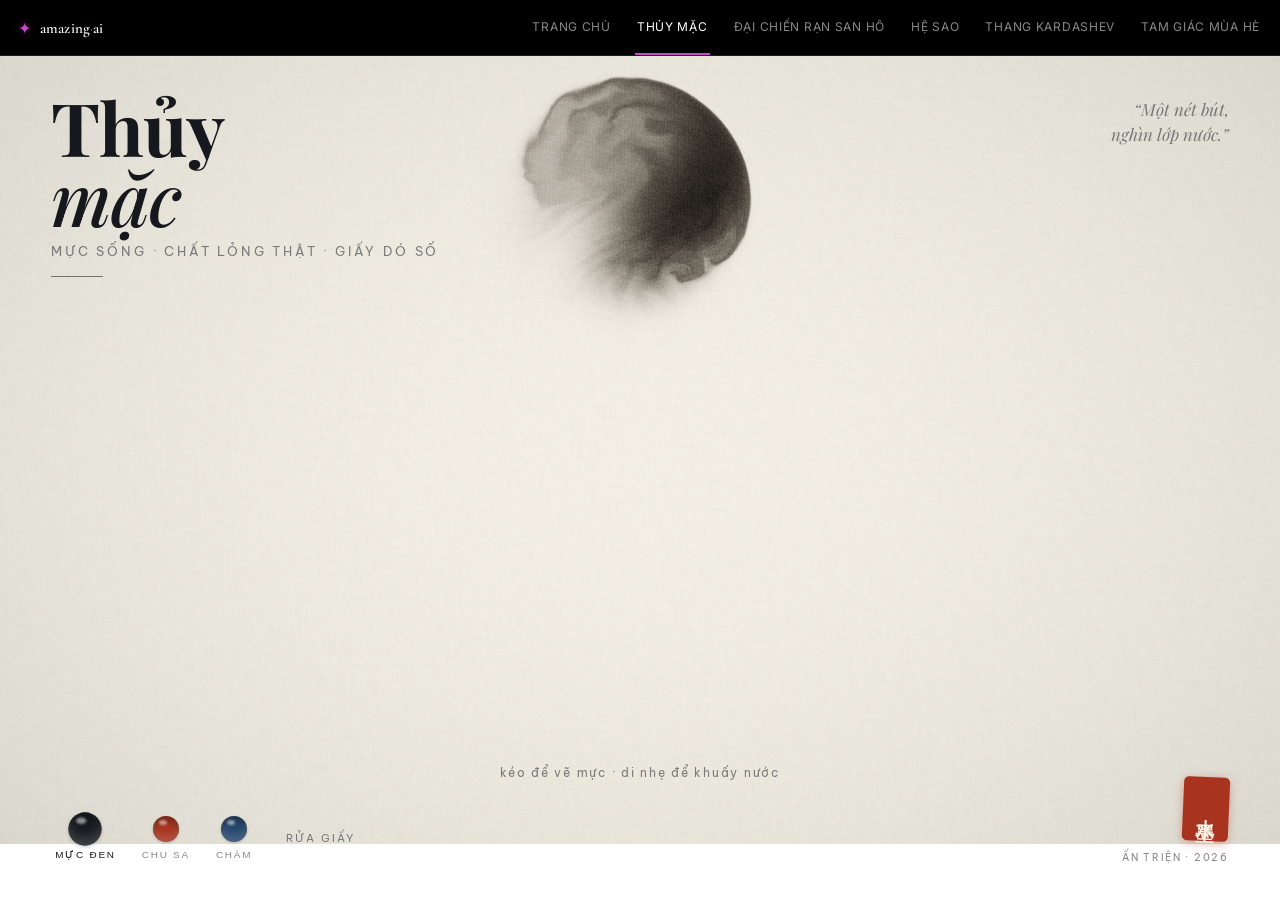
<file: thuy-mac.html>
<!DOCTYPE html>
<html lang="vi">
<head>
<meta charset="UTF-8">
<meta name="viewport" content="width=device-width, initial-scale=1.0, maximum-scale=1.0, user-scalable=no">
<title>Thủy Mặc — mực sống trên giấy dó</title>
<link rel="preconnect" href="https://fonts.googleapis.com">
<link rel="preconnect" href="https://fonts.gstatic.com" crossorigin>
<link href="https://fonts.googleapis.com/css2?family=Playfair+Display:ital,wght@0,500;0,700;1,500&family=Be+Vietnam+Pro:wght@300;400;500&display=swap" rel="stylesheet">
<link href="https://fonts.googleapis.com/css2?family=Cormorant+Garamond:ital,wght@0,400;0,500;0,600;1,400&family=Inter:wght@300;400;500&display=swap" rel="stylesheet">
<style>
  :root{
    --ink:#16181d;
    --chusa:#a8341f;
    --cham:#27486e;
    --paper:#f3efe4;
    --faint:rgba(22,24,29,.52);
  }
  *{margin:0;padding:0;box-sizing:border-box}
  html,body{height:100%;overflow:hidden;background:var(--paper)}
  body{font-family:'Be Vietnam Pro',sans-serif;color:var(--ink)}
  #canvas{position:fixed;inset:0;width:100%;height:100%;display:block;touch-action:none;cursor:crosshair}

  .ui{position:fixed;inset:0;pointer-events:none;z-index:2}

  /* ---------- title ---------- */
  .masthead{position:absolute;top:calc(56px + clamp(20px,4vh,44px));left:clamp(20px,4vw,52px);max-width:min(78vw,460px)}
  .masthead h1{
    font-family:'Playfair Display',serif;font-weight:700;
    font-size:clamp(2.4rem,6.5vw,4.6rem);line-height:.95;letter-spacing:-.015em;
    animation:rise 1.4s cubic-bezier(.2,.8,.2,1) both .25s;
  }
  .masthead h1 em{font-style:italic;font-weight:500}
  .masthead .sub{
    margin-top:.85em;font-size:clamp(.68rem,1.4vw,.8rem);font-weight:400;
    letter-spacing:.22em;text-transform:uppercase;color:var(--faint);
    animation:rise 1.4s cubic-bezier(.2,.8,.2,1) both .55s;
  }
  .masthead .rule{
    width:52px;height:1px;background:var(--ink);opacity:.55;margin-top:1.1em;
    transform-origin:left;animation:grow 1.2s cubic-bezier(.2,.8,.2,1) both .8s;
  }
  @keyframes rise{from{opacity:0;transform:translateY(14px)}to{opacity:1;transform:none}}
  @keyframes grow{from{transform:scaleX(0)}to{transform:scaleX(1)}}

  /* ---------- hint ---------- */
  .hint{
    position:absolute;left:50%;bottom:clamp(86px,14vh,120px);transform:translateX(-50%);
    font-size:.78rem;letter-spacing:.14em;color:var(--faint);white-space:nowrap;
    animation:breathe 3.4s ease-in-out infinite;transition:opacity 1.2s ease;
  }
  .hint.gone{opacity:0}
  @keyframes breathe{0%,100%{opacity:.45}50%{opacity:.9}}

  /* ---------- ink stones ---------- */
  .stones{
    position:absolute;left:clamp(20px,4vw,52px);bottom:clamp(20px,4vh,40px);
    display:flex;align-items:center;gap:18px;pointer-events:auto;
    animation:rise 1.4s cubic-bezier(.2,.8,.2,1) both 1s;
  }
  .stone{
    appearance:none;border:none;background:none;cursor:pointer;
    display:flex;flex-direction:column;align-items:center;gap:7px;padding:4px;
  }
  .stone .dot{
    width:26px;height:26px;border-radius:50%;position:relative;
    transition:transform .35s cubic-bezier(.2,.8,.2,1);
    box-shadow:inset 0 -5px 8px rgba(255,255,255,.18), inset 0 4px 7px rgba(0,0,0,.35), 0 1px 3px rgba(0,0,0,.2);
  }
  .stone .dot::after{ /* wet highlight */
    content:'';position:absolute;top:4px;left:6px;width:8px;height:5px;border-radius:50%;
    background:rgba(255,255,255,.5);filter:blur(1px);
  }
  .stone span{font-size:.62rem;letter-spacing:.18em;text-transform:uppercase;color:var(--faint);transition:color .3s}
  .stone[aria-pressed="true"] .dot{transform:scale(1.28)}
  .stone[aria-pressed="true"] span{color:var(--ink)}
  .stone:focus-visible{outline:1.5px solid var(--ink);outline-offset:3px;border-radius:6px}
  .stone:hover .dot{transform:scale(1.18)}
  .stone[aria-pressed="true"]:hover .dot{transform:scale(1.28)}

  .wash{
    appearance:none;border:none;background:none;cursor:pointer;margin-left:10px;padding:8px 2px;
    font-family:'Be Vietnam Pro',sans-serif;font-size:.68rem;letter-spacing:.2em;text-transform:uppercase;
    color:var(--faint);border-bottom:1px solid transparent;transition:color .3s,border-color .3s;
  }
  .wash:hover{color:var(--ink);border-color:var(--ink)}
  .wash:focus-visible{outline:1.5px solid var(--ink);outline-offset:3px}

  /* ---------- seal ---------- */
  .seal-wrap{
    position:absolute;right:clamp(20px,4vw,52px);bottom:clamp(20px,4vh,40px);
    display:flex;flex-direction:column;align-items:flex-end;gap:10px;
    animation:rise 1.4s cubic-bezier(.2,.8,.2,1) both 1.15s;
  }
  .seal{
    width:46px;height:64px;background:var(--chusa);border-radius:5px;
    display:flex;align-items:center;justify-content:center;
    box-shadow:0 2px 10px rgba(168,52,31,.35);
    transform:rotate(2.5deg);
  }
  .seal span{
    writing-mode:vertical-rl;color:#f6efe2;font-size:1.18rem;letter-spacing:.28em;
    font-family:'Playfair Display',serif;font-weight:700;
  }
  .seal-wrap small{font-size:.6rem;letter-spacing:.18em;color:var(--faint);text-transform:uppercase}

  .poem{
    position:absolute;top:calc(56px + clamp(24px,4.5vh,48px));right:clamp(20px,4vw,52px);
    font-family:'Playfair Display',serif;font-style:italic;font-size:clamp(.85rem,1.7vw,1.05rem);
    color:var(--faint);text-align:right;line-height:1.5;max-width:200px;
    animation:rise 1.6s cubic-bezier(.2,.8,.2,1) both 1.4s;
  }

  .nogl{
    position:fixed;inset:0;display:none;place-items:center;background:var(--paper);z-index:9;
    text-align:center;padding:24px;font-size:.9rem;color:var(--ink);line-height:1.7;
  }

  @media (max-width:640px){
    .poem{display:none}
    .hint{bottom:120px;font-size:.7rem}
  }
  @media (prefers-reduced-motion:reduce){
    .masthead h1,.masthead .sub,.masthead .rule,.stones,.seal-wrap,.poem{animation:none}
    .hint{animation:none;opacity:.7}
  }
</style>
</head>
<body>

<!-- ================= ASTERISM SITE NAV ================= -->
<div class="ast-bar" id="astBar">
  <a class="ast-bar-logo" href="index.html" aria-label="Amazing AI">
    <span class="ast-bar-star">✦</span>
    <span class="ast-bar-word">amazing<i>·</i>ai</span>
  </a>
  <div class="ast-bar-links" id="astBarLinks">
    <a href="index.html" data-page="index.html">Trang chủ</a>
    <a href="thuy-mac.html" data-page="thuy-mac.html">Thủy Mặc</a>
    <a href="dai-chien-ran-san-ho.html" data-page="dai-chien-ran-san-ho.html">Đại Chiến Rạn San Hô</a>
    <a href="he-sao.html" data-page="he-sao.html">Hệ Sao</a>
    <a href="thang-kardashev.html" data-page="thang-kardashev.html">Thang Kardashev</a>
    <a href="asterism-summer-triangle.html" data-page="asterism-summer-triangle.html">Tam Giác Mùa Hè</a>
  </div>
  <button class="ast-bar-toggle" id="astBarToggle" aria-expanded="false" aria-controls="astBarLinks" aria-label="Mở menu điều hướng">
    <span></span><span></span><span></span>
  </button>
</div>
<style>
  .ast-bar{
    position:fixed;top:0;left:0;right:0;height:56px;z-index:9999;
    display:flex;align-items:center;justify-content:space-between;
    background:#000;border-bottom:1px solid #1A1A1A;
    padding:0 18px;font-family:'Inter','Be Vietnam Pro',sans-serif;
  }
  .ast-bar-logo{
    display:flex;align-items:center;gap:9px;text-decoration:none;flex:none;
  }
  .ast-bar-star{color:#CC44CC;font-size:16px;text-shadow:0 0 10px rgba(204,68,204,.5)}
  .ast-bar-word{
    font-family:'Cormorant Garamond',Georgia,serif;font-weight:600;color:#fff;
    font-size:15px;letter-spacing:.01em;white-space:nowrap;
  }
  .ast-bar-word i{color:#CC44CC;font-style:normal}
  .ast-bar-links{display:flex;align-items:center;gap:22px;height:100%}
  .ast-bar-links a{
    display:flex;align-items:center;height:100%;padding:0 2px;
    text-decoration:none;color:#888;font-size:12px;letter-spacing:.06em;
    text-transform:uppercase;white-space:nowrap;border-bottom:2px solid transparent;
    transition:color .2s ease,border-color .2s ease;
  }
  .ast-bar-links a:hover{color:#fff}
  .ast-bar-links a.active{color:#fff;border-bottom-color:#CC44CC}
  .ast-bar-toggle{
    display:none;flex:none;appearance:none;background:transparent;border:none;
    cursor:pointer;width:32px;height:32px;flex-direction:column;align-items:center;
    justify-content:center;gap:5px;
  }
  .ast-bar-toggle span{width:18px;height:1.5px;background:#888;transition:background .2s ease}
  .ast-bar-toggle:hover span{background:#fff}
  @media (max-width:760px){
    .ast-bar-toggle{display:flex}
    .ast-bar-links{
      position:fixed;top:56px;left:0;right:0;z-index:9998;
      flex-direction:column;align-items:stretch;height:auto;gap:0;
      background:#000;border-bottom:1px solid #1A1A1A;
      max-height:0;overflow:hidden;transition:max-height .3s ease;
    }
    .ast-bar.open .ast-bar-links{max-height:60vh;overflow-y:auto}
    .ast-bar-links a{height:auto;padding:14px 18px;border-bottom:1px solid #1A1A1A;border-left:2px solid transparent}
    .ast-bar-links a.active{border-bottom-color:#1A1A1A;border-left-color:#CC44CC}
  }
  @media (prefers-reduced-motion:reduce){ .ast-bar-links{transition:none} }
</style>
<script>
(function(){
  var inIframe=false;
  try{ inIframe = window.self !== window.top; }catch(e){ inIframe = true; }
  if(inIframe){ var r=document.getElementById('astBar'); if(r) r.remove(); return; }
  var bar=document.getElementById('astBar');
  var toggle=document.getElementById('astBarToggle');
  var links=document.getElementById('astBarLinks');
  var here=location.pathname.split('/').pop()||'index.html';
  links.querySelectorAll('a').forEach(function(a){
    if(a.getAttribute('data-page')===here) a.classList.add('active');
  });
  toggle.addEventListener('click', function(){
    var open=bar.classList.toggle('open');
    toggle.setAttribute('aria-expanded', String(open));
  });
})();
</script>

<canvas id="canvas"></canvas>

<div class="ui">
  <header class="masthead">
    <h1>Thủy<br><em>mặc</em></h1>
    <p class="sub">Mực sống · chất lỏng thật · giấy dó số</p>
    <div class="rule"></div>
  </header>

  <p class="poem">“Một nét bút,<br>nghìn lớp nước.”</p>

  <p class="hint" id="hint">kéo để vẽ mực · di nhẹ để khuấy nước</p>

  <div class="stones" role="group" aria-label="Chọn mực">
    <button class="stone" data-ink="den" aria-pressed="true">
      <i class="dot" style="background:#191b20"></i><span>Mực đen</span>
    </button>
    <button class="stone" data-ink="chusa" aria-pressed="false">
      <i class="dot" style="background:#a8341f"></i><span>Chu sa</span>
    </button>
    <button class="stone" data-ink="cham" aria-pressed="false">
      <i class="dot" style="background:#27486e"></i><span>Chàm</span>
    </button>
    <button class="wash" id="wash">Rửa giấy</button>
  </div>

  <div class="seal-wrap" aria-hidden="true">
    <div class="seal"><span>水墨</span></div>
    <small>ấn triện · 2026</small>
  </div>
</div>

<div class="nogl" id="nogl">
  <p>Trình duyệt này chưa hỗ trợ WebGL2 nên mực không chảy được.<br>
  Hãy mở trang bằng Chrome, Edge, Firefox hoặc Safari mới nhất nhé.</p>
</div>

<script>
'use strict';
/* ============================================================
   THỦY MẶC — real-time Navier–Stokes fluid, rendered as ink
   absorbing into dó paper (subtractive pigment model + grain)
   ============================================================ */
const canvas = document.getElementById('canvas');
const gl = canvas.getContext('webgl2', {alpha:false, depth:false, stencil:false, antialias:false, preserveDrawingBuffer:false});
const reduceMotion = matchMedia('(prefers-reduced-motion: reduce)').matches;

if (!gl || !gl.getExtension('EXT_color_buffer_float')) {
  document.getElementById('nogl').style.display = 'grid';
  throw new Error('WebGL2 float buffers unavailable');
}

/* ---------- config ---------- */
const config = {
  SIM_RES: 160,
  DYE_RES: 1024,
  PRESSURE_ITER: 22,
  VEL_DISSIPATION: 0.55,
  DYE_DISSIPATION: 0.06,
  PRESSURE_DECAY: 0.82,
  CURL: 14,
  SPLAT_RADIUS_INK: 0.0022,
  SPLAT_RADIUS_STIR: 0.0035,
  SPLAT_FORCE: 5200,
};

/* pigment = light absorption per RGB channel (subtractive) */
const INKS = {
  den:   [0.95, 1.00, 1.08],   // carbon ink, slightly cool
  chusa: [0.10, 0.95, 1.15],   // vermilion: passes red, eats green/blue
  cham:  [1.05, 0.62, 0.18],   // indigo: eats red, passes blue
};
let currentInk = 'den';

/* ---------- GL helpers ---------- */
function compile(type, src){
  const s = gl.createShader(type);
  gl.shaderSource(s, src); gl.compileShader(s);
  if (!gl.getShaderParameter(s, gl.COMPILE_STATUS)) throw new Error(gl.getShaderInfoLog(s));
  return s;
}
function program(vs, fsSrc){
  const p = gl.createProgram();
  gl.attachShader(p, vs);
  gl.attachShader(p, compile(gl.FRAGMENT_SHADER, fsSrc));
  gl.linkProgram(p);
  if (!gl.getProgramParameter(p, gl.LINK_STATUS)) throw new Error(gl.getProgramInfoLog(p));
  const u = {}, n = gl.getProgramParameter(p, gl.ACTIVE_UNIFORMS);
  for (let i=0;i<n;i++){ const info = gl.getActiveUniform(p,i); u[info.name] = gl.getUniformLocation(p, info.name); }
  return {p, u, bind(){ gl.useProgram(p); }};
}

const VERT = compile(gl.VERTEX_SHADER, `#version 300 es
precision highp float;
in vec2 aPosition;
out vec2 vUv, vL, vR, vT, vB;
uniform vec2 texelSize;
void main(){
  vUv = aPosition*0.5+0.5;
  vL = vUv - vec2(texelSize.x, 0.0);
  vR = vUv + vec2(texelSize.x, 0.0);
  vT = vUv + vec2(0.0, texelSize.y);
  vB = vUv - vec2(0.0, texelSize.y);
  gl_Position = vec4(aPosition, 0.0, 1.0);
}`);

const HEAD = `#version 300 es
precision highp float; precision highp sampler2D;
in vec2 vUv, vL, vR, vT, vB; out vec4 fragColor;`;

const progSplat = program(VERT, HEAD+`
uniform sampler2D uTarget; uniform float aspectRatio, radius;
uniform vec3 color; uniform vec2 point;
void main(){
  vec2 p = vUv - point; p.x *= aspectRatio;
  vec3 splat = exp(-dot(p,p)/radius) * color;
  fragColor = vec4(texture(uTarget, vUv).xyz + splat, 1.0);
}`);

const progAdvect = program(VERT, HEAD+`
uniform sampler2D uVelocity, uSource;
uniform vec2 texelSize; uniform float dt, dissipation;
void main(){
  vec2 coord = vUv - dt * texture(uVelocity, vUv).xy * texelSize;
  fragColor = texture(uSource, coord) / (1.0 + dissipation*dt);
}`);

const progDiv = program(VERT, HEAD+`
uniform sampler2D uVelocity;
void main(){
  float L = texture(uVelocity, vL).x, R = texture(uVelocity, vR).x;
  float B = texture(uVelocity, vB).y, T = texture(uVelocity, vT).y;
  vec2 C = texture(uVelocity, vUv).xy;
  if (vL.x < 0.0) L = -C.x; if (vR.x > 1.0) R = -C.x;
  if (vB.y < 0.0) B = -C.y; if (vT.y > 1.0) T = -C.y;
  fragColor = vec4(0.5*(R-L+T-B), 0.0, 0.0, 1.0);
}`);

const progCurl = program(VERT, HEAD+`
uniform sampler2D uVelocity;
void main(){
  float L = texture(uVelocity, vL).y, R = texture(uVelocity, vR).y;
  float B = texture(uVelocity, vB).x, T = texture(uVelocity, vT).x;
  fragColor = vec4(0.5*(R-L-T+B), 0.0, 0.0, 1.0);
}`);

const progVort = program(VERT, HEAD+`
uniform sampler2D uVelocity, uCurl; uniform float curl, dt;
void main(){
  float L = texture(uCurl, vL).x, R = texture(uCurl, vR).x;
  float B = texture(uCurl, vB).x, T = texture(uCurl, vT).x;
  float C = texture(uCurl, vUv).x;
  vec2 force = 0.5*vec2(abs(T)-abs(B), abs(R)-abs(L));
  force = force/(length(force)+1e-4) * curl * C; force.y *= -1.0;
  fragColor = vec4(texture(uVelocity, vUv).xy + force*dt, 0.0, 1.0);
}`);

const progPressure = program(VERT, HEAD+`
uniform sampler2D uPressure, uDivergence;
void main(){
  float L = texture(uPressure, vL).x, R = texture(uPressure, vR).x;
  float B = texture(uPressure, vB).x, T = texture(uPressure, vT).x;
  float div = texture(uDivergence, vUv).x;
  fragColor = vec4((L+R+B+T-div)*0.25, 0.0, 0.0, 1.0);
}`);

const progGrad = program(VERT, HEAD+`
uniform sampler2D uPressure, uVelocity;
void main(){
  float L = texture(uPressure, vL).x, R = texture(uPressure, vR).x;
  float B = texture(uPressure, vB).x, T = texture(uPressure, vT).x;
  vec2 v = texture(uVelocity, vUv).xy - 0.5*vec2(R-L, T-B);
  fragColor = vec4(v, 0.0, 1.0);
}`);

const progClear = program(VERT, HEAD+`
uniform sampler2D uTexture; uniform float value;
void main(){ fragColor = value * texture(uTexture, vUv); }`);

const progDisplay = program(VERT, HEAD+`
uniform sampler2D uDye; uniform vec2 texelSize; uniform float uTime;
float hash(vec2 p){ return fract(sin(dot(p, vec2(127.1, 311.7))) * 43758.5453); }
float noise(vec2 p){
  vec2 i = floor(p), f = fract(p); f = f*f*(3.0-2.0*f);
  return mix(mix(hash(i), hash(i+vec2(1,0)), f.x),
             mix(hash(i+vec2(0,1)), hash(i+vec2(1,1)), f.x), f.y);
}
void main(){
  vec3 pig = max(texture(uDye, vUv).rgb, 0.0);
  /* dó paper: warm base, long fibers, fine tooth */
  float fiber = noise(vUv*vec2(900.0, 230.0))*0.6 + noise(vUv*vec2(180.0, 700.0))*0.4;
  float tooth = noise(vUv*1400.0);
  vec3 paper = mix(vec3(0.965, 0.952, 0.915), vec3(0.915, 0.898, 0.852), fiber*0.55 + tooth*0.18);
  /* granulation: pigment settles into the tooth of the paper */
  float grain = 0.82 + 0.36*tooth + 0.14*fiber;
  vec3 col = paper * exp(-pig * grain);
  /* faint wet sheen on fresh dense ink */
  float density = dot(pig, vec3(0.333));
  col += vec3(0.035) * smoothstep(2.5, 6.0, density) * tooth;
  /* deckled vignette */
  vec2 d = vUv - 0.5;
  col *= 1.0 - dot(d,d)*0.22;
  fragColor = vec4(col, 1.0);
}`);

/* ---------- geometry ---------- */
gl.bindBuffer(gl.ARRAY_BUFFER, gl.createBuffer());
gl.bufferData(gl.ARRAY_BUFFER, new Float32Array([-1,-1, -1,3, 3,-1]), gl.STATIC_DRAW);
gl.enableVertexAttribArray(0);
gl.vertexAttribPointer(0, 2, gl.FLOAT, false, 0, 0);
function blit(target){
  if (target){ gl.viewport(0,0,target.w,target.h); gl.bindFramebuffer(gl.FRAMEBUFFER, target.fbo); }
  else { gl.viewport(0,0,gl.drawingBufferWidth, gl.drawingBufferHeight); gl.bindFramebuffer(gl.FRAMEBUFFER, null); }
  gl.drawArrays(gl.TRIANGLES, 0, 3);
}

/* ---------- FBOs ---------- */
function createFBO(w, h, internal, format, type){
  const tex = gl.createTexture();
  gl.activeTexture(gl.TEXTURE0);
  gl.bindTexture(gl.TEXTURE_2D, tex);
  gl.texParameteri(gl.TEXTURE_2D, gl.TEXTURE_MIN_FILTER, gl.LINEAR);
  gl.texParameteri(gl.TEXTURE_2D, gl.TEXTURE_MAG_FILTER, gl.LINEAR);
  gl.texParameteri(gl.TEXTURE_2D, gl.TEXTURE_WRAP_S, gl.CLAMP_TO_EDGE);
  gl.texParameteri(gl.TEXTURE_2D, gl.TEXTURE_WRAP_T, gl.CLAMP_TO_EDGE);
  gl.texImage2D(gl.TEXTURE_2D, 0, internal, w, h, 0, format, type, null);
  const fbo = gl.createFramebuffer();
  gl.bindFramebuffer(gl.FRAMEBUFFER, fbo);
  gl.framebufferTexture2D(gl.FRAMEBUFFER, gl.COLOR_ATTACHMENT0, gl.TEXTURE_2D, tex, 0);
  gl.clearColor(0,0,0,1); gl.clear(gl.COLOR_BUFFER_BIT);
  return {tex, fbo, w, h, texel:[1/w, 1/h],
    attach(id){ gl.activeTexture(gl.TEXTURE0+id); gl.bindTexture(gl.TEXTURE_2D, this.tex); return id; }};
}
function doubleFBO(w, h, i, f, t){
  let a = createFBO(w,h,i,f,t), b = createFBO(w,h,i,f,t);
  return { get read(){return a;}, get write(){return b;}, swap(){const c=a;a=b;b=c;}, w, h, texel:[1/w,1/h] };
}

let velocity, dye, pressure, divergence, curl;
function getRes(base){
  const aspect = gl.drawingBufferWidth / gl.drawingBufferHeight;
  const min = Math.round(base), max = Math.round(base * Math.max(aspect, 1/aspect));
  return gl.drawingBufferWidth > gl.drawingBufferHeight ? {w:max, h:min} : {w:min, h:max};
}
function initFrameBuffers(){
  const sim = getRes(config.SIM_RES);
  const dyeR = getRes(Math.min(config.DYE_RES, Math.max(gl.drawingBufferWidth, gl.drawingBufferHeight)));
  velocity  = doubleFBO(sim.w, sim.h, gl.RG16F, gl.RG, gl.HALF_FLOAT);
  dye       = doubleFBO(dyeR.w, dyeR.h, gl.RGBA16F, gl.RGBA, gl.HALF_FLOAT);
  pressure  = doubleFBO(sim.w, sim.h, gl.R16F, gl.RED, gl.HALF_FLOAT);
  divergence= createFBO(sim.w, sim.h, gl.R16F, gl.RED, gl.HALF_FLOAT);
  curl      = createFBO(sim.w, sim.h, gl.R16F, gl.RED, gl.HALF_FLOAT);
}

function resize(){
  const dpr = Math.min(devicePixelRatio || 1, 2);
  const w = Math.floor(innerWidth * dpr), h = Math.floor(innerHeight * dpr);
  if (canvas.width !== w || canvas.height !== h){
    canvas.width = w; canvas.height = h;
    initFrameBuffers();
  }
}
resize();
addEventListener('resize', resize);

/* ---------- splats ---------- */
function splat(x, y, dx, dy, inkColor, inkAmount){
  const aspect = canvas.width / canvas.height;
  // velocity
  progSplat.bind();
  gl.uniform1i(progSplat.u.uTarget, velocity.read.attach(0));
  gl.uniform1f(progSplat.u.aspectRatio, aspect);
  gl.uniform2f(progSplat.u.point, x, y);
  gl.uniform3f(progSplat.u.color, dx, dy, 0);
  gl.uniform1f(progSplat.u.radius, config.SPLAT_RADIUS_STIR);
  blit(velocity.write); velocity.swap();
  // pigment
  if (inkColor && inkAmount > 0){
    gl.uniform1i(progSplat.u.uTarget, dye.read.attach(0));
    gl.uniform2f(progSplat.u.point, x, y);
    gl.uniform3f(progSplat.u.color, inkColor[0]*inkAmount, inkColor[1]*inkAmount, inkColor[2]*inkAmount);
    gl.uniform1f(progSplat.u.radius, config.SPLAT_RADIUS_INK);
    blit(dye.write); dye.swap();
  }
}

function clearDye(){
  progClear.bind();
  gl.uniform1i(progClear.u.uTexture, dye.read.attach(0));
  gl.uniform1f(progClear.u.value, 0.0);
  blit(dye.write); dye.swap();
  gl.uniform1i(progClear.u.uTexture, velocity.read.attach(0));
  blit(velocity.write); velocity.swap();
}

/* ---------- simulation step ---------- */
function step(dt){
  gl.disable(gl.BLEND);
  // curl + vorticity confinement
  progCurl.bind();
  gl.uniform2f(progCurl.u.texelSize, ...velocity.texel);
  gl.uniform1i(progCurl.u.uVelocity, velocity.read.attach(0));
  blit(curl);

  progVort.bind();
  gl.uniform2f(progVort.u.texelSize, ...velocity.texel);
  gl.uniform1i(progVort.u.uVelocity, velocity.read.attach(0));
  gl.uniform1i(progVort.u.uCurl, curl.attach(1));
  gl.uniform1f(progVort.u.curl, config.CURL);
  gl.uniform1f(progVort.u.dt, dt);
  blit(velocity.write); velocity.swap();

  // divergence
  progDiv.bind();
  gl.uniform2f(progDiv.u.texelSize, ...velocity.texel);
  gl.uniform1i(progDiv.u.uVelocity, velocity.read.attach(0));
  blit(divergence);

  // pressure solve
  progClear.bind();
  gl.uniform1i(progClear.u.uTexture, pressure.read.attach(0));
  gl.uniform1f(progClear.u.value, config.PRESSURE_DECAY);
  blit(pressure.write); pressure.swap();

  progPressure.bind();
  gl.uniform2f(progPressure.u.texelSize, ...velocity.texel);
  gl.uniform1i(progPressure.u.uDivergence, divergence.attach(0));
  for (let i=0;i<config.PRESSURE_ITER;i++){
    gl.uniform1i(progPressure.u.uPressure, pressure.read.attach(1));
    blit(pressure.write); pressure.swap();
  }

  // subtract gradient
  progGrad.bind();
  gl.uniform2f(progGrad.u.texelSize, ...velocity.texel);
  gl.uniform1i(progGrad.u.uPressure, pressure.read.attach(0));
  gl.uniform1i(progGrad.u.uVelocity, velocity.read.attach(1));
  blit(velocity.write); velocity.swap();

  // advect velocity
  progAdvect.bind();
  gl.uniform2f(progAdvect.u.texelSize, ...velocity.texel);
  gl.uniform1i(progAdvect.u.uVelocity, velocity.read.attach(0));
  gl.uniform1i(progAdvect.u.uSource, velocity.read.attach(0));
  gl.uniform1f(progAdvect.u.dt, dt);
  gl.uniform1f(progAdvect.u.dissipation, config.VEL_DISSIPATION);
  blit(velocity.write); velocity.swap();

  // advect dye
  gl.uniform1i(progAdvect.u.uVelocity, velocity.read.attach(0));
  gl.uniform1i(progAdvect.u.uSource, dye.read.attach(1));
  gl.uniform1f(progAdvect.u.dissipation, config.DYE_DISSIPATION);
  blit(dye.write); dye.swap();
}

function render(t){
  progDisplay.bind();
  gl.uniform2f(progDisplay.u.texelSize, 1/canvas.width, 1/canvas.height);
  gl.uniform1i(progDisplay.u.uDye, dye.read.attach(0));
  gl.uniform1f(progDisplay.u.uTime, t);
  blit(null);
}

/* ---------- pointer input ---------- */
const hint = document.getElementById('hint');
let hasDrawn = false;
let lastInteraction = performance.now();
const pointers = new Map();

function toUV(e){
  const r = canvas.getBoundingClientRect();
  return [(e.clientX - r.left)/r.width, 1 - (e.clientY - r.top)/r.height];
}

canvas.addEventListener('pointerdown', e => {
  canvas.setPointerCapture(e.pointerId);
  const [x,y] = toUV(e);
  pointers.set(e.pointerId, {x, y, down:true});
  lastInteraction = performance.now();
});
canvas.addEventListener('pointermove', e => {
  const [x,y] = toUV(e);
  let p = pointers.get(e.pointerId);
  if (!p){ p = {x, y, down:false}; pointers.set(e.pointerId, p); }
  const dx = x - p.x, dy = y - p.y;
  const speed = Math.hypot(dx, dy);
  if (speed > 0){
    const ink = p.down || e.pointerType === 'touch' && p.down;
    if (p.down){
      // brush: slower stroke pools more ink, like a loaded brush
      const amount = Math.min(0.5, 0.10 + 0.018/Math.max(speed, 0.004));
      splat(x, y, dx*config.SPLAT_FORCE, dy*config.SPLAT_FORCE, INKS[currentInk], amount);
      if (!hasDrawn){ hasDrawn = true; hint.classList.add('gone'); }
    } else {
      // hover only stirs the water beneath the surface
      splat(x, y, dx*config.SPLAT_FORCE*0.55, dy*config.SPLAT_FORCE*0.55, null, 0);
    }
    lastInteraction = performance.now();
  }
  p.x = x; p.y = y;
});
const lift = e => { const p = pointers.get(e.pointerId); if (p) p.down = false; };
canvas.addEventListener('pointerup', lift);
canvas.addEventListener('pointercancel', lift);
canvas.addEventListener('pointerleave', e => pointers.delete(e.pointerId));

/* ---------- ink stones + wash ---------- */
document.querySelectorAll('.stone').forEach(btn => {
  btn.addEventListener('click', () => {
    currentInk = btn.dataset.ink;
    document.querySelectorAll('.stone').forEach(b => b.setAttribute('aria-pressed', b === btn));
  });
});
document.getElementById('wash').addEventListener('click', clearDye);
addEventListener('keydown', e => {
  if (e.key === '1') document.querySelector('[data-ink="den"]').click();
  if (e.key === '2') document.querySelector('[data-ink="chusa"]').click();
  if (e.key === '3') document.querySelector('[data-ink="cham"]').click();
  if (e.key.toLowerCase() === 'r') clearDye();
});

/* ---------- opening stroke: an ensō draws itself ---------- */
const autoQueue = [];
function planEnso(){
  const aspect = innerWidth/innerHeight;
  const cx = 0.5, cy = 0.52;
  const R = Math.min(0.21, 0.36*Math.min(aspect, 1)); // shrink on narrow screens
  const start = Math.PI*0.72, sweep = Math.PI*1.78, N = 130;
  for (let i=0;i<N;i++){
    const t = i/(N-1);
    const a = start - t*sweep;
    const wobble = 1 + 0.045*Math.sin(t*9.0) + 0.03*Math.sin(t*23.0);
    const r = R * wobble * (1 - 0.06*t);
    const x = cx + (r*Math.cos(a))/aspect;
    const y = cy + r*Math.sin(a);
    // brush load fades toward the end of the stroke — a dry-brush tail
    const load = 0.34 * (t<0.08 ? t/0.08 : 1) * Math.pow(1-t, 0.55);
    autoQueue.push({x, y, load, framesPerPoint: 1});
  }
  // the finishing dot, off the circle — "điểm nhãn"
  autoQueue.push({pause: 26});
  for (let i=0;i<6;i++) autoQueue.push({x: cx+R*0.62/aspect, y: cy+R*0.5, load: 0.5, framesPerPoint: 2});
}
let prevAuto = null, autoPause = 0;
function runAuto(){
  if (autoPause > 0){ autoPause--; return; }
  const item = autoQueue.shift();
  if (!item) return;
  if (item.pause){ autoPause = item.pause; return; }
  if (prevAuto){
    const dx = item.x - prevAuto.x, dy = item.y - prevAuto.y;
    splat(item.x, item.y, dx*config.SPLAT_FORCE*0.8, dy*config.SPLAT_FORCE*0.8, INKS.den, item.load);
  }
  prevAuto = item;
}
if (!reduceMotion) setTimeout(planEnso, 700);

/* ---------- ambient ink drops while idle ---------- */
function maybeDrop(now){
  if (reduceMotion) return;
  if (now - lastInteraction < 7000) return;
  if (Math.random() > 0.006) return;
  const x = 0.15 + Math.random()*0.7, y = 0.2 + Math.random()*0.6;
  const a = Math.random()*Math.PI*2, f = 60 + Math.random()*120;
  splat(x, y, Math.cos(a)*f, Math.sin(a)*f, INKS[currentInk], 0.05 + Math.random()*0.07);
}

/* ---------- main loop ---------- */
let lastT = performance.now();
function frame(now){
  const dt = Math.min((now - lastT)/1000, 1/30);
  lastT = now;
  resize();
  runAuto();
  maybeDrop(now);
  step(dt);
  render(now/1000);
  requestAnimationFrame(frame);
}
requestAnimationFrame(frame);
</script>
</body>
</html>
</file>
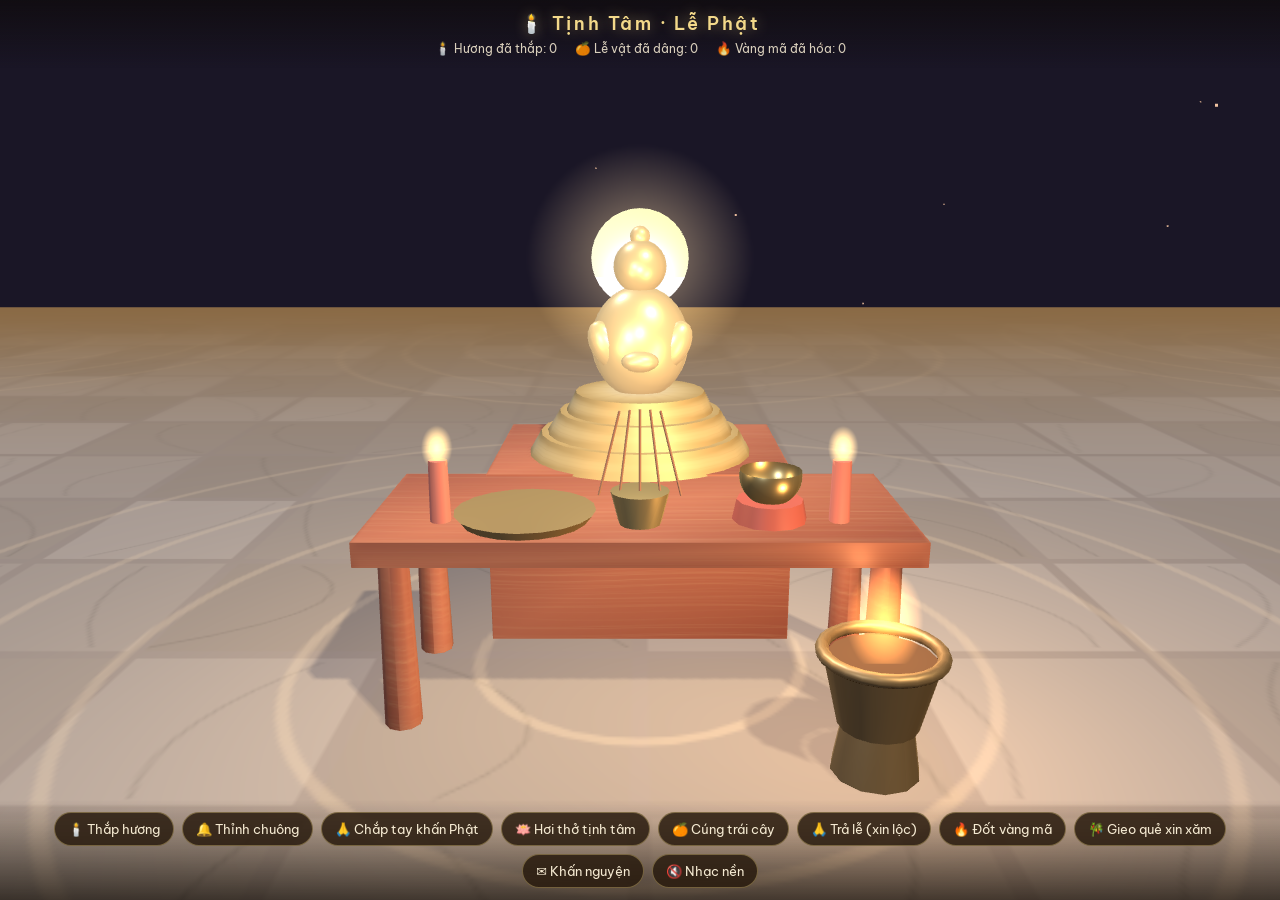
<file: tinh-tam-le-phat.html>
<!doctype html>
<html lang="vi">
  <head>
    <meta charset="UTF-8" />
    <meta name="viewport" content="width=device-width, initial-scale=1.0, maximum-scale=1.0, user-scalable=no" />
    <title>🕯️ Tịnh Tâm – Lễ Phật Online</title>
    <link rel="preconnect" href="https://fonts.googleapis.com" />
    <link rel="preconnect" href="https://fonts.gstatic.com" crossorigin />
    <link
      href="https://fonts.googleapis.com/css2?family=Be+Vietnam+Pro:ital,wght@0,300;0,400;0,500;0,600;0,700;1,400&display=swap"
      rel="stylesheet"
    />
    <script type="module" crossorigin src="https://tientnvn.github.io/amazing-ai.github.io/assets/index-ZGLqq1LB.js"></script>
    <link rel="stylesheet" crossorigin href="https://tientnvn.github.io/amazing-ai.github.io/assets/index-BFD85js6.css">
  </head>
  <body>
    <div id="root"></div>
  </body>
</html>
</file>
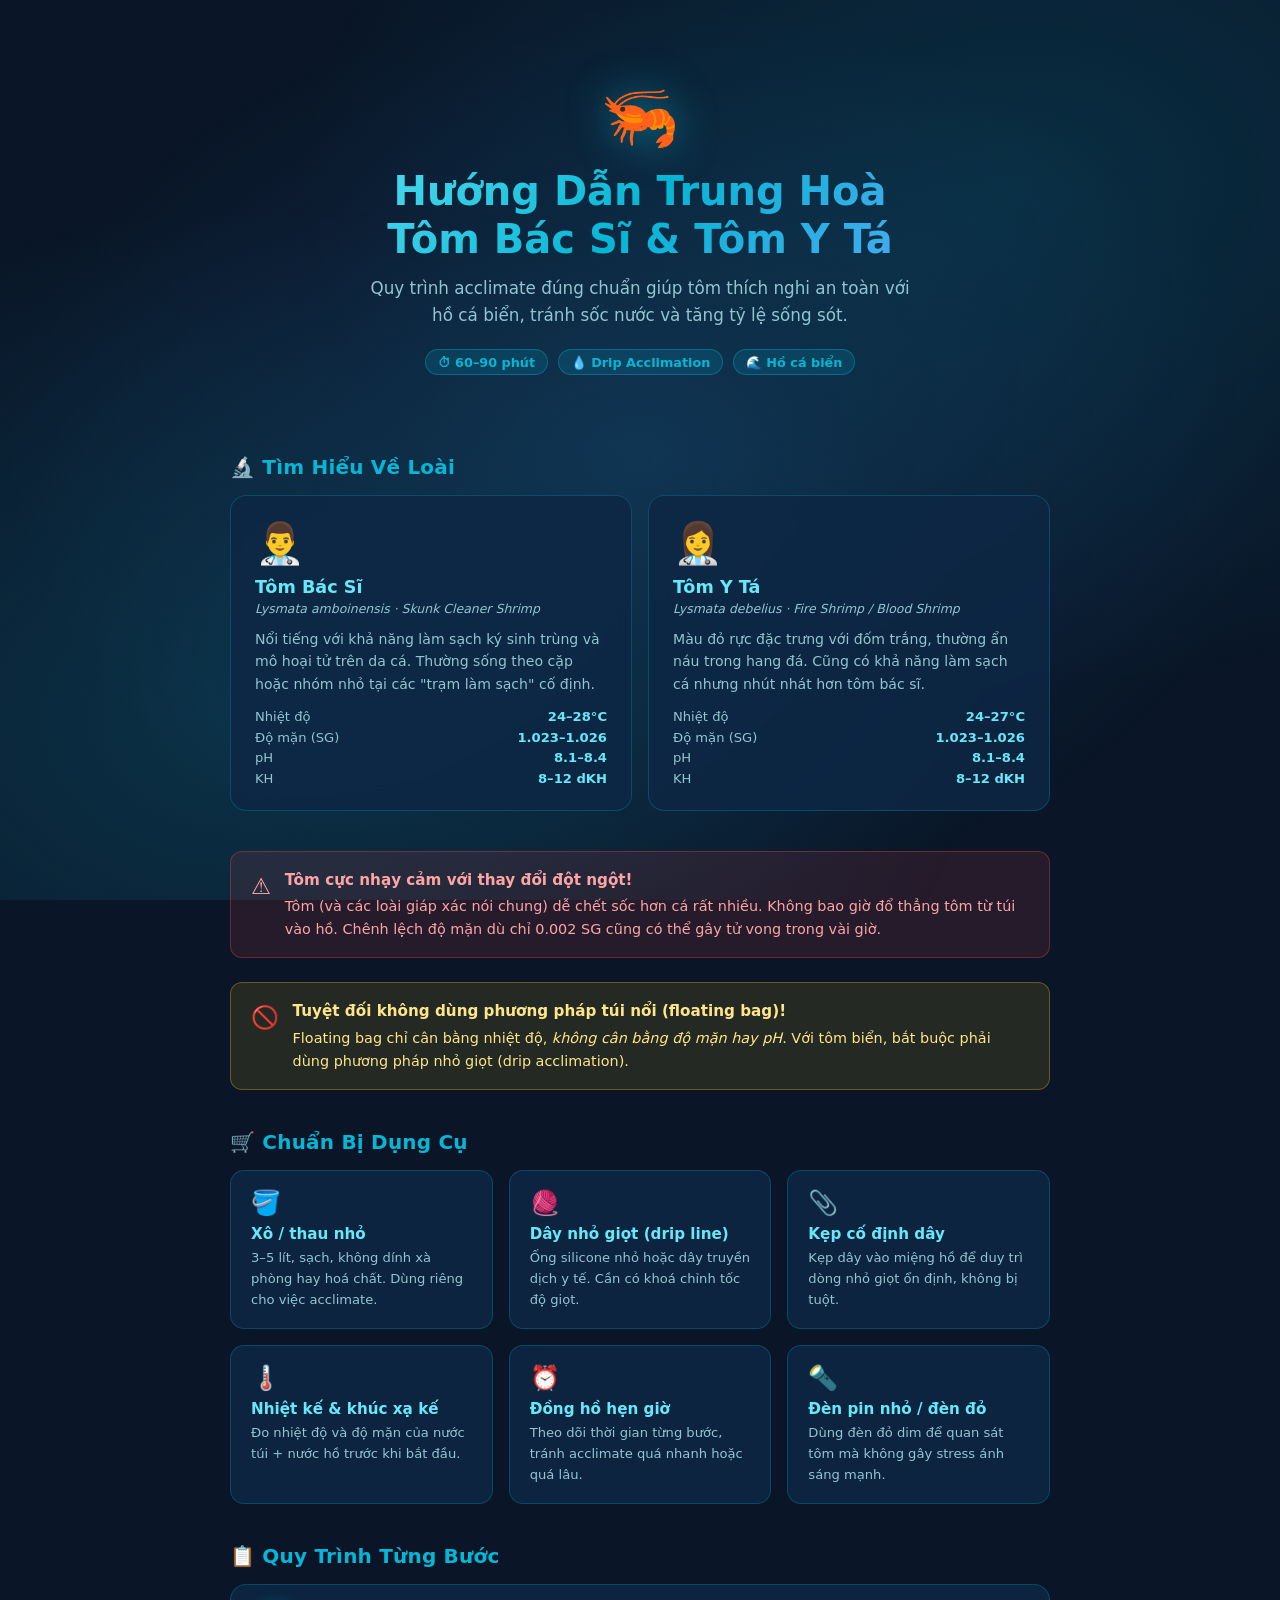
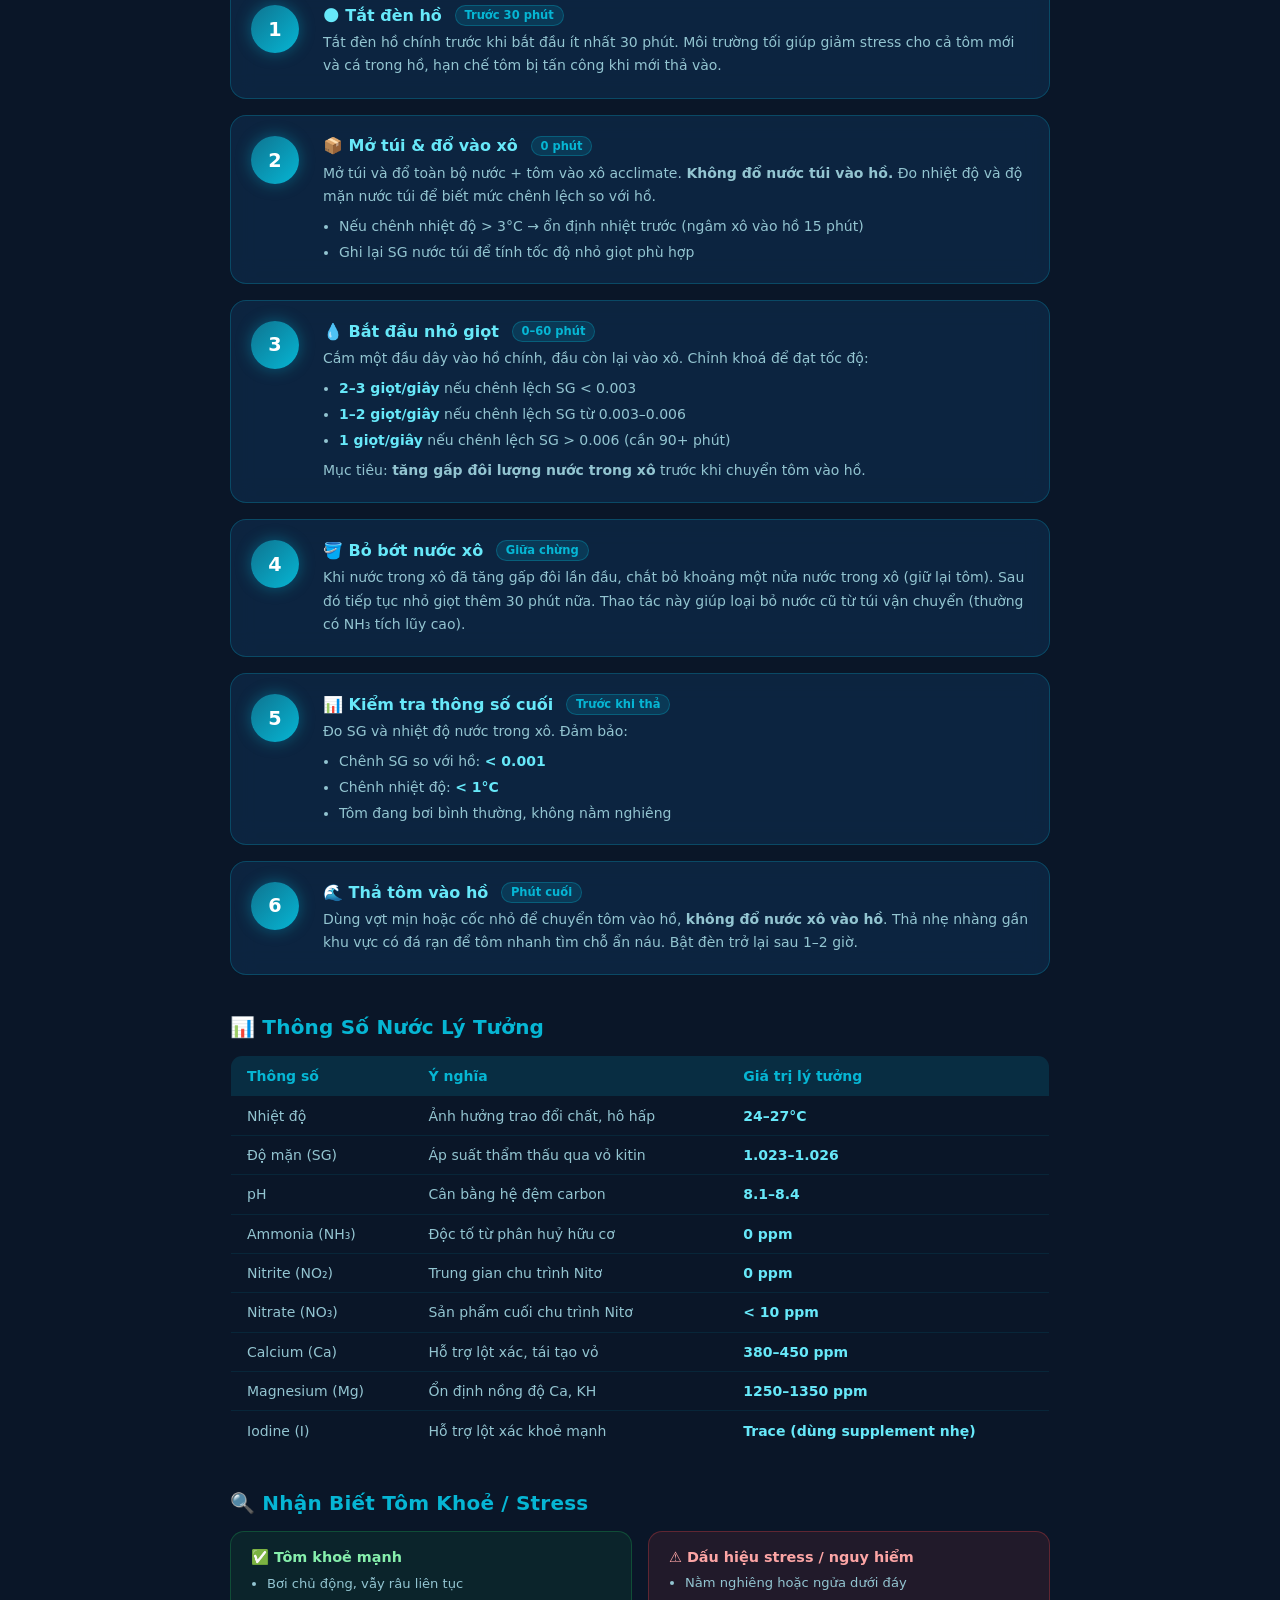
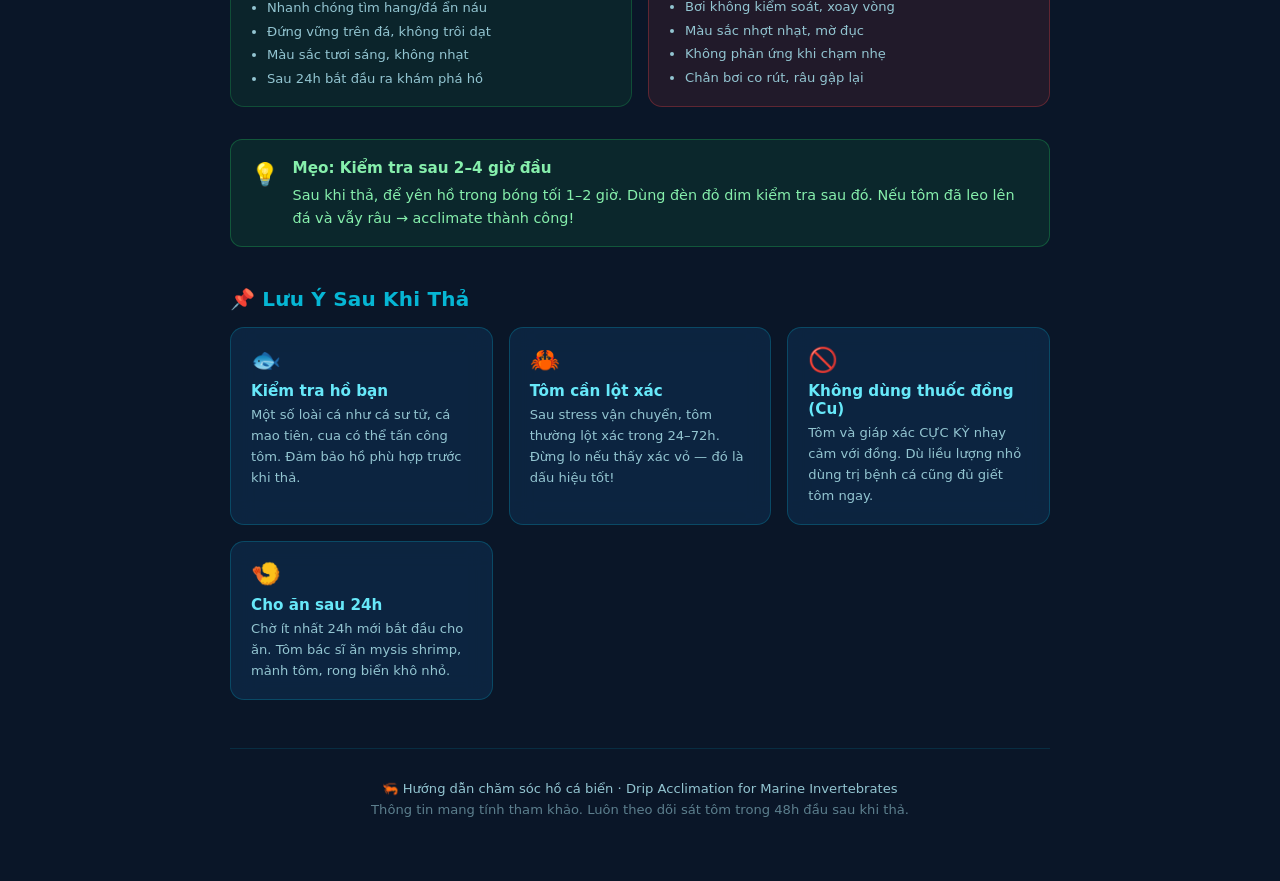
<file: trung-hoa-tom-bac-si.html>
<!DOCTYPE html>
<html lang="vi">
<head>
  <meta charset="UTF-8" />
  <meta name="viewport" content="width=device-width, initial-scale=1.0" />
  <title>Hướng Dẫn Trung Hoà Tôm Bác Sĩ & Tôm Y Tá</title>
  <style>
    :root {
      --ocean-deep: #0a1628;
      --ocean-mid: #0d2745;
      --ocean-blue: #1a4a7a;
      --ocean-teal: #0e7490;
      --ocean-cyan: #06b6d4;
      --ocean-light: #67e8f9;
      --sand: #f0e6d3;
      --coral: #f97316;
      --coral-light: #fed7aa;
      --green: #22c55e;
      --green-light: #bbf7d0;
      --yellow: #eab308;
      --yellow-light: #fef08a;
      --red: #ef4444;
      --red-light: #fecaca;
      --text-main: #e2f4fc;
      --text-muted: #93c5d1;
      --card-bg: rgba(13, 39, 69, 0.85);
      --card-border: rgba(6, 182, 212, 0.25);
    }

    * { box-sizing: border-box; margin: 0; padding: 0; }

    body {
      font-family: 'Segoe UI', system-ui, -apple-system, sans-serif;
      background: var(--ocean-deep);
      color: var(--text-main);
      min-height: 100vh;
      overflow-x: hidden;
    }

    /* Animated ocean background */
    body::before {
      content: '';
      position: fixed;
      inset: 0;
      background:
        radial-gradient(ellipse at 20% 80%, rgba(14, 116, 144, 0.3) 0%, transparent 50%),
        radial-gradient(ellipse at 80% 20%, rgba(6, 182, 212, 0.15) 0%, transparent 50%),
        radial-gradient(ellipse at 50% 50%, rgba(26, 74, 122, 0.4) 0%, transparent 70%);
      pointer-events: none;
      z-index: 0;
    }

    .container {
      position: relative;
      z-index: 1;
      max-width: 860px;
      margin: 0 auto;
      padding: 2rem 1.25rem 4rem;
    }

    /* Hero */
    .hero {
      text-align: center;
      padding: 3rem 1rem 2.5rem;
      margin-bottom: 2.5rem;
    }

    .hero-icon {
      font-size: 4rem;
      display: block;
      margin-bottom: 0.75rem;
      filter: drop-shadow(0 0 20px rgba(6, 182, 212, 0.6));
      animation: float 3s ease-in-out infinite;
    }

    @keyframes float {
      0%, 100% { transform: translateY(0); }
      50% { transform: translateY(-8px); }
    }

    .hero h1 {
      font-size: clamp(1.75rem, 4vw, 2.5rem);
      font-weight: 800;
      line-height: 1.2;
      background: linear-gradient(135deg, var(--ocean-light), var(--ocean-cyan), #60a5fa);
      -webkit-background-clip: text;
      -webkit-text-fill-color: transparent;
      background-clip: text;
      margin-bottom: 0.75rem;
    }

    .hero-subtitle {
      color: var(--text-muted);
      font-size: 1.05rem;
      max-width: 560px;
      margin: 0 auto;
      line-height: 1.6;
    }

    .hero-badges {
      display: flex;
      gap: 0.6rem;
      justify-content: center;
      flex-wrap: wrap;
      margin-top: 1.25rem;
    }

    .badge {
      display: inline-flex;
      align-items: center;
      gap: 0.35rem;
      background: rgba(6, 182, 212, 0.15);
      border: 1px solid rgba(6, 182, 212, 0.35);
      color: var(--ocean-cyan);
      font-size: 0.8rem;
      font-weight: 600;
      padding: 0.3rem 0.75rem;
      border-radius: 999px;
    }

    /* Section title */
    .section-title {
      font-size: 1.25rem;
      font-weight: 700;
      color: var(--ocean-cyan);
      display: flex;
      align-items: center;
      gap: 0.5rem;
      margin-bottom: 1rem;
      letter-spacing: 0.01em;
    }

    /* Info cards grid */
    .shrimp-grid {
      display: grid;
      grid-template-columns: 1fr 1fr;
      gap: 1rem;
      margin-bottom: 2rem;
    }

    @media (max-width: 580px) {
      .shrimp-grid { grid-template-columns: 1fr; }
    }

    .shrimp-card {
      background: var(--card-bg);
      border: 1px solid var(--card-border);
      border-radius: 16px;
      padding: 1.5rem;
      backdrop-filter: blur(12px);
    }

    .shrimp-card .card-icon { font-size: 2.5rem; margin-bottom: 0.6rem; }
    .shrimp-card h3 {
      font-size: 1.1rem;
      font-weight: 700;
      color: var(--ocean-light);
      margin-bottom: 0.25rem;
    }
    .shrimp-card .sci-name {
      font-style: italic;
      font-size: 0.78rem;
      color: var(--text-muted);
      margin-bottom: 0.75rem;
    }
    .shrimp-card p {
      font-size: 0.88rem;
      color: var(--text-muted);
      line-height: 1.6;
    }

    .shrimp-card .params {
      margin-top: 0.85rem;
      display: flex;
      flex-direction: column;
      gap: 0.35rem;
    }
    .param-row {
      display: flex;
      justify-content: space-between;
      font-size: 0.82rem;
    }
    .param-row .label { color: var(--text-muted); }
    .param-row .value { font-weight: 600; color: var(--ocean-light); }

    /* Alert box */
    .alert {
      display: flex;
      gap: 0.85rem;
      padding: 1rem 1.25rem;
      border-radius: 12px;
      margin-bottom: 1.5rem;
      font-size: 0.9rem;
      line-height: 1.6;
    }
    .alert-icon { font-size: 1.4rem; flex-shrink: 0; margin-top: 1px; }
    .alert-warning {
      background: rgba(234, 179, 8, 0.12);
      border: 1px solid rgba(234, 179, 8, 0.35);
      color: #fde68a;
    }
    .alert-danger {
      background: rgba(239, 68, 68, 0.12);
      border: 1px solid rgba(239, 68, 68, 0.35);
      color: #fca5a5;
    }
    .alert-tip {
      background: rgba(34, 197, 94, 0.1);
      border: 1px solid rgba(34, 197, 94, 0.3);
      color: #86efac;
    }
    .alert strong { display: block; margin-bottom: 0.2rem; font-size: 0.95rem; }

    /* Steps */
    .steps { display: flex; flex-direction: column; gap: 1rem; margin-bottom: 2rem; }

    .step {
      display: grid;
      grid-template-columns: 56px 1fr;
      gap: 1rem;
      background: var(--card-bg);
      border: 1px solid var(--card-border);
      border-radius: 16px;
      padding: 1.25rem;
      backdrop-filter: blur(12px);
      transition: border-color 0.2s;
    }
    .step:hover { border-color: rgba(6, 182, 212, 0.5); }

    .step-num {
      width: 48px;
      height: 48px;
      border-radius: 50%;
      background: linear-gradient(135deg, var(--ocean-teal), var(--ocean-cyan));
      display: flex;
      align-items: center;
      justify-content: center;
      font-size: 1.2rem;
      font-weight: 800;
      color: white;
      flex-shrink: 0;
      box-shadow: 0 0 16px rgba(6, 182, 212, 0.4);
    }

    .step-body h4 {
      font-size: 1rem;
      font-weight: 700;
      color: var(--ocean-light);
      margin-bottom: 0.35rem;
      display: flex;
      align-items: center;
      gap: 0.4rem;
    }

    .step-body p {
      font-size: 0.875rem;
      color: var(--text-muted);
      line-height: 1.65;
    }

    .step-body .time-badge {
      display: inline-block;
      background: rgba(6, 182, 212, 0.15);
      border: 1px solid rgba(6, 182, 212, 0.3);
      color: var(--ocean-cyan);
      font-size: 0.72rem;
      font-weight: 700;
      padding: 0.15rem 0.55rem;
      border-radius: 999px;
      margin-left: 0.4rem;
      vertical-align: middle;
    }

    .step-body ul {
      margin-top: 0.5rem;
      padding-left: 1rem;
      display: flex;
      flex-direction: column;
      gap: 0.3rem;
    }
    .step-body ul li {
      font-size: 0.875rem;
      color: var(--text-muted);
      line-height: 1.5;
    }
    .step-body ul li span { color: var(--ocean-light); font-weight: 600; }

    /* Tips grid */
    .tips-grid {
      display: grid;
      grid-template-columns: repeat(auto-fill, minmax(240px, 1fr));
      gap: 1rem;
      margin-bottom: 2rem;
    }

    .tip-card {
      background: var(--card-bg);
      border: 1px solid var(--card-border);
      border-radius: 14px;
      padding: 1.1rem 1.25rem;
      backdrop-filter: blur(12px);
    }
    .tip-card .tip-icon { font-size: 1.5rem; margin-bottom: 0.5rem; }
    .tip-card h4 { font-size: 0.95rem; font-weight: 700; color: var(--ocean-light); margin-bottom: 0.3rem; }
    .tip-card p { font-size: 0.82rem; color: var(--text-muted); line-height: 1.6; }

    /* Danger signs */
    .signs-grid {
      display: grid;
      grid-template-columns: 1fr 1fr;
      gap: 1rem;
      margin-bottom: 2rem;
    }
    @media (max-width: 480px) { .signs-grid { grid-template-columns: 1fr; } }

    .sign-card {
      border-radius: 14px;
      padding: 1.1rem 1.25rem;
    }
    .sign-bad {
      background: rgba(239, 68, 68, 0.1);
      border: 1px solid rgba(239, 68, 68, 0.3);
    }
    .sign-good {
      background: rgba(34, 197, 94, 0.08);
      border: 1px solid rgba(34, 197, 94, 0.25);
    }
    .sign-card h4 {
      font-size: 0.9rem;
      font-weight: 700;
      margin-bottom: 0.5rem;
      display: flex;
      align-items: center;
      gap: 0.4rem;
    }
    .sign-bad h4 { color: #fca5a5; }
    .sign-good h4 { color: #86efac; }
    .sign-card ul { padding-left: 1rem; display: flex; flex-direction: column; gap: 0.25rem; }
    .sign-card ul li { font-size: 0.82rem; color: var(--text-muted); line-height: 1.5; }

    /* Params table */
    .params-table {
      width: 100%;
      border-collapse: collapse;
      font-size: 0.875rem;
      margin-bottom: 2rem;
    }
    .params-table th {
      background: rgba(6, 182, 212, 0.15);
      color: var(--ocean-cyan);
      font-weight: 700;
      padding: 0.75rem 1rem;
      text-align: left;
    }
    .params-table td {
      padding: 0.7rem 1rem;
      color: var(--text-muted);
      border-bottom: 1px solid rgba(6, 182, 212, 0.1);
    }
    .params-table td:last-child { color: var(--ocean-light); font-weight: 600; }
    .params-table tr:hover td { background: rgba(6, 182, 212, 0.05); }
    .params-table { border-radius: 12px; overflow: hidden; border: 1px solid var(--card-border); }

    /* Footer */
    .footer {
      text-align: center;
      margin-top: 3rem;
      padding-top: 2rem;
      border-top: 1px solid rgba(6, 182, 212, 0.15);
      color: var(--text-muted);
      font-size: 0.82rem;
    }
    .footer a { color: var(--ocean-cyan); text-decoration: none; }

    /* Divider */
    .section { margin-bottom: 2.5rem; }
  </style>
</head>
<body>
<div class="container">

  <!-- Hero -->
  <div class="hero">
    <span class="hero-icon">🦐</span>
    <h1>Hướng Dẫn Trung Hoà<br/>Tôm Bác Sĩ & Tôm Y Tá</h1>
    <p class="hero-subtitle">
      Quy trình acclimate đúng chuẩn giúp tôm thích nghi an toàn với hồ cá biển,
      tránh sốc nước và tăng tỷ lệ sống sót.
    </p>
    <div class="hero-badges">
      <span class="badge">⏱ 60–90 phút</span>
      <span class="badge">💧 Drip Acclimation</span>
      <span class="badge">🌊 Hồ cá biển</span>
    </div>
  </div>

  <!-- Giới thiệu loài -->
  <div class="section">
    <div class="section-title">🔬 Tìm Hiểu Về Loài</div>
    <div class="shrimp-grid">
      <div class="shrimp-card">
        <div class="card-icon">👨‍⚕️</div>
        <h3>Tôm Bác Sĩ</h3>
        <div class="sci-name">Lysmata amboinensis · Skunk Cleaner Shrimp</div>
        <p>Nổi tiếng với khả năng làm sạch ký sinh trùng và mô hoại tử trên da cá. Thường sống theo cặp hoặc nhóm nhỏ tại các "trạm làm sạch" cố định.</p>
        <div class="params">
          <div class="param-row"><span class="label">Nhiệt độ</span><span class="value">24–28°C</span></div>
          <div class="param-row"><span class="label">Độ mặn (SG)</span><span class="value">1.023–1.026</span></div>
          <div class="param-row"><span class="label">pH</span><span class="value">8.1–8.4</span></div>
          <div class="param-row"><span class="label">KH</span><span class="value">8–12 dKH</span></div>
        </div>
      </div>

      <div class="shrimp-card">
        <div class="card-icon">👩‍⚕️</div>
        <h3>Tôm Y Tá</h3>
        <div class="sci-name">Lysmata debelius · Fire Shrimp / Blood Shrimp</div>
        <p>Màu đỏ rực đặc trưng với đốm trắng, thường ẩn náu trong hang đá. Cũng có khả năng làm sạch cá nhưng nhút nhát hơn tôm bác sĩ.</p>
        <div class="params">
          <div class="param-row"><span class="label">Nhiệt độ</span><span class="value">24–27°C</span></div>
          <div class="param-row"><span class="label">Độ mặn (SG)</span><span class="value">1.023–1.026</span></div>
          <div class="param-row"><span class="label">pH</span><span class="value">8.1–8.4</span></div>
          <div class="param-row"><span class="label">KH</span><span class="value">8–12 dKH</span></div>
        </div>
      </div>
    </div>
  </div>

  <!-- Cảnh báo quan trọng -->
  <div class="section">
    <div class="alert alert-danger">
      <span class="alert-icon">⚠️</span>
      <div>
        <strong>Tôm cực nhạy cảm với thay đổi đột ngột!</strong>
        Tôm (và các loài giáp xác nói chung) dễ chết sốc hơn cá rất nhiều. Không bao giờ đổ thẳng tôm từ túi vào hồ. Chênh lệch độ mặn dù chỉ 0.002 SG cũng có thể gây tử vong trong vài giờ.
      </div>
    </div>

    <div class="alert alert-warning">
      <span class="alert-icon">🚫</span>
      <div>
        <strong>Tuyệt đối không dùng phương pháp túi nổi (floating bag)!</strong>
        Floating bag chỉ cân bằng nhiệt độ, <em>không cân bằng độ mặn hay pH</em>. Với tôm biển, bắt buộc phải dùng phương pháp nhỏ giọt (drip acclimation).
      </div>
    </div>
  </div>

  <!-- Chuẩn bị -->
  <div class="section">
    <div class="section-title">🛒 Chuẩn Bị Dụng Cụ</div>
    <div class="tips-grid">
      <div class="tip-card">
        <div class="tip-icon">🪣</div>
        <h4>Xô / thau nhỏ</h4>
        <p>3–5 lít, sạch, không dính xà phòng hay hoá chất. Dùng riêng cho việc acclimate.</p>
      </div>
      <div class="tip-card">
        <div class="tip-icon">🧶</div>
        <h4>Dây nhỏ giọt (drip line)</h4>
        <p>Ống silicone nhỏ hoặc dây truyền dịch y tế. Cần có khoá chỉnh tốc độ giọt.</p>
      </div>
      <div class="tip-card">
        <div class="tip-icon">📎</div>
        <h4>Kẹp cố định dây</h4>
        <p>Kẹp dây vào miệng hồ để duy trì dòng nhỏ giọt ổn định, không bị tuột.</p>
      </div>
      <div class="tip-card">
        <div class="tip-icon">🌡️</div>
        <h4>Nhiệt kế & khúc xạ kế</h4>
        <p>Đo nhiệt độ và độ mặn của nước túi + nước hồ trước khi bắt đầu.</p>
      </div>
      <div class="tip-card">
        <div class="tip-icon">⏰</div>
        <h4>Đồng hồ hẹn giờ</h4>
        <p>Theo dõi thời gian từng bước, tránh acclimate quá nhanh hoặc quá lâu.</p>
      </div>
      <div class="tip-card">
        <div class="tip-icon">🔦</div>
        <h4>Đèn pin nhỏ / đèn đỏ</h4>
        <p>Dùng đèn đỏ dim để quan sát tôm mà không gây stress ánh sáng mạnh.</p>
      </div>
    </div>
  </div>

  <!-- Các bước thực hiện -->
  <div class="section">
    <div class="section-title">📋 Quy Trình Từng Bước</div>
    <div class="steps">

      <div class="step">
        <div class="step-num">1</div>
        <div class="step-body">
          <h4>🌑 Tắt đèn hồ <span class="time-badge">Trước 30 phút</span></h4>
          <p>Tắt đèn hồ chính trước khi bắt đầu ít nhất 30 phút. Môi trường tối giúp giảm stress cho cả tôm mới và cá trong hồ, hạn chế tôm bị tấn công khi mới thả vào.</p>
        </div>
      </div>

      <div class="step">
        <div class="step-num">2</div>
        <div class="step-body">
          <h4>📦 Mở túi & đổ vào xô <span class="time-badge">0 phút</span></h4>
          <p>Mở túi và đổ toàn bộ nước + tôm vào xô acclimate. <strong>Không đổ nước túi vào hồ.</strong> Đo nhiệt độ và độ mặn nước túi để biết mức chênh lệch so với hồ.</p>
          <ul>
            <li>Nếu chênh nhiệt độ &gt; 3°C → ổn định nhiệt trước (ngâm xô vào hồ 15 phút)</li>
            <li>Ghi lại SG nước túi để tính tốc độ nhỏ giọt phù hợp</li>
          </ul>
        </div>
      </div>

      <div class="step">
        <div class="step-num">3</div>
        <div class="step-body">
          <h4>💧 Bắt đầu nhỏ giọt <span class="time-badge">0–60 phút</span></h4>
          <p>Cắm một đầu dây vào hồ chính, đầu còn lại vào xô. Chỉnh khoá để đạt tốc độ:</p>
          <ul>
            <li><span>2–3 giọt/giây</span> nếu chênh lệch SG &lt; 0.003</li>
            <li><span>1–2 giọt/giây</span> nếu chênh lệch SG từ 0.003–0.006</li>
            <li><span>1 giọt/giây</span> nếu chênh lệch SG &gt; 0.006 (cần 90+ phút)</li>
          </ul>
          <p style="margin-top: 0.5rem;">Mục tiêu: <strong>tăng gấp đôi lượng nước trong xô</strong> trước khi chuyển tôm vào hồ.</p>
        </div>
      </div>

      <div class="step">
        <div class="step-num">4</div>
        <div class="step-body">
          <h4>🪣 Bỏ bớt nước xô <span class="time-badge">Giữa chừng</span></h4>
          <p>Khi nước trong xô đã tăng gấp đôi lần đầu, chắt bỏ khoảng một nửa nước trong xô (giữ lại tôm). Sau đó tiếp tục nhỏ giọt thêm 30 phút nữa. Thao tác này giúp loại bỏ nước cũ từ túi vận chuyển (thường có NH₃ tích lũy cao).</p>
        </div>
      </div>

      <div class="step">
        <div class="step-num">5</div>
        <div class="step-body">
          <h4>📊 Kiểm tra thông số cuối <span class="time-badge">Trước khi thả</span></h4>
          <p>Đo SG và nhiệt độ nước trong xô. Đảm bảo:</p>
          <ul>
            <li>Chênh SG so với hồ: <span>&lt; 0.001</span></li>
            <li>Chênh nhiệt độ: <span>&lt; 1°C</span></li>
            <li>Tôm đang bơi bình thường, không nằm nghiêng</li>
          </ul>
        </div>
      </div>

      <div class="step">
        <div class="step-num">6</div>
        <div class="step-body">
          <h4>🌊 Thả tôm vào hồ <span class="time-badge">Phút cuối</span></h4>
          <p>Dùng vợt mịn hoặc cốc nhỏ để chuyển tôm vào hồ, <strong>không đổ nước xô vào hồ</strong>. Thả nhẹ nhàng gần khu vực có đá rạn để tôm nhanh tìm chỗ ẩn náu. Bật đèn trở lại sau 1–2 giờ.</p>
        </div>
      </div>

    </div>
  </div>

  <!-- Thông số chuẩn -->
  <div class="section">
    <div class="section-title">📊 Thông Số Nước Lý Tưởng</div>
    <table class="params-table">
      <thead>
        <tr>
          <th>Thông số</th>
          <th>Ý nghĩa</th>
          <th>Giá trị lý tưởng</th>
        </tr>
      </thead>
      <tbody>
        <tr>
          <td>Nhiệt độ</td>
          <td>Ảnh hưởng trao đổi chất, hô hấp</td>
          <td>24–27°C</td>
        </tr>
        <tr>
          <td>Độ mặn (SG)</td>
          <td>Áp suất thẩm thấu qua vỏ kitin</td>
          <td>1.023–1.026</td>
        </tr>
        <tr>
          <td>pH</td>
          <td>Cân bằng hệ đệm carbon</td>
          <td>8.1–8.4</td>
        </tr>
        <tr>
          <td>Ammonia (NH₃)</td>
          <td>Độc tố từ phân huỷ hữu cơ</td>
          <td>0 ppm</td>
        </tr>
        <tr>
          <td>Nitrite (NO₂)</td>
          <td>Trung gian chu trình Nitơ</td>
          <td>0 ppm</td>
        </tr>
        <tr>
          <td>Nitrate (NO₃)</td>
          <td>Sản phẩm cuối chu trình Nitơ</td>
          <td>&lt; 10 ppm</td>
        </tr>
        <tr>
          <td>Calcium (Ca)</td>
          <td>Hỗ trợ lột xác, tái tạo vỏ</td>
          <td>380–450 ppm</td>
        </tr>
        <tr>
          <td>Magnesium (Mg)</td>
          <td>Ổn định nồng độ Ca, KH</td>
          <td>1250–1350 ppm</td>
        </tr>
        <tr>
          <td>Iodine (I)</td>
          <td>Hỗ trợ lột xác khoẻ mạnh</td>
          <td>Trace (dùng supplement nhẹ)</td>
        </tr>
      </tbody>
    </table>
  </div>

  <!-- Dấu hiệu -->
  <div class="section">
    <div class="section-title">🔍 Nhận Biết Tôm Khoẻ / Stress</div>
    <div class="signs-grid">
      <div class="sign-card sign-good">
        <h4>✅ Tôm khoẻ mạnh</h4>
        <ul>
          <li>Bơi chủ động, vẫy râu liên tục</li>
          <li>Nhanh chóng tìm hang/đá ẩn náu</li>
          <li>Đứng vững trên đá, không trôi dạt</li>
          <li>Màu sắc tươi sáng, không nhạt</li>
          <li>Sau 24h bắt đầu ra khám phá hồ</li>
        </ul>
      </div>
      <div class="sign-card sign-bad">
        <h4>⚠️ Dấu hiệu stress / nguy hiểm</h4>
        <ul>
          <li>Nằm nghiêng hoặc ngửa dưới đáy</li>
          <li>Bơi không kiểm soát, xoay vòng</li>
          <li>Màu sắc nhợt nhạt, mờ đục</li>
          <li>Không phản ứng khi chạm nhẹ</li>
          <li>Chân bơi co rút, râu gập lại</li>
        </ul>
      </div>
    </div>

    <div class="alert alert-tip" style="margin-top: 1rem; margin-bottom: 0;">
      <span class="alert-icon">💡</span>
      <div>
        <strong>Mẹo: Kiểm tra sau 2–4 giờ đầu</strong>
        Sau khi thả, để yên hồ trong bóng tối 1–2 giờ. Dùng đèn đỏ dim kiểm tra sau đó. Nếu tôm đã leo lên đá và vẫy râu → acclimate thành công!
      </div>
    </div>
  </div>

  <!-- Lưu ý sau thả -->
  <div class="section">
    <div class="section-title">📌 Lưu Ý Sau Khi Thả</div>
    <div class="tips-grid">
      <div class="tip-card">
        <div class="tip-icon">🐟</div>
        <h4>Kiểm tra hồ bạn</h4>
        <p>Một số loài cá như cá sư tử, cá mao tiên, cua có thể tấn công tôm. Đảm bảo hồ phù hợp trước khi thả.</p>
      </div>
      <div class="tip-card">
        <div class="tip-icon">🦀</div>
        <h4>Tôm cần lột xác</h4>
        <p>Sau stress vận chuyển, tôm thường lột xác trong 24–72h. Đừng lo nếu thấy xác vỏ — đó là dấu hiệu tốt!</p>
      </div>
      <div class="tip-card">
        <div class="tip-icon">🚫</div>
        <h4>Không dùng thuốc đồng (Cu)</h4>
        <p>Tôm và giáp xác CỰC KỲ nhạy cảm với đồng. Dù liều lượng nhỏ dùng trị bệnh cá cũng đủ giết tôm ngay.</p>
      </div>
      <div class="tip-card">
        <div class="tip-icon">🍤</div>
        <h4>Cho ăn sau 24h</h4>
        <p>Chờ ít nhất 24h mới bắt đầu cho ăn. Tôm bác sĩ ăn mysis shrimp, mảnh tôm, rong biển khô nhỏ.</p>
      </div>
    </div>
  </div>

  <!-- Footer -->
  <div class="footer">
    <p>🦐 Hướng dẫn chăm sóc hồ cá biển · Drip Acclimation for Marine Invertebrates</p>
    <p style="margin-top: 0.4rem; opacity: 0.6;">Thông tin mang tính tham khảo. Luôn theo dõi sát tôm trong 48h đầu sau khi thả.</p>
  </div>

</div>
</body>
</html>
</file>
